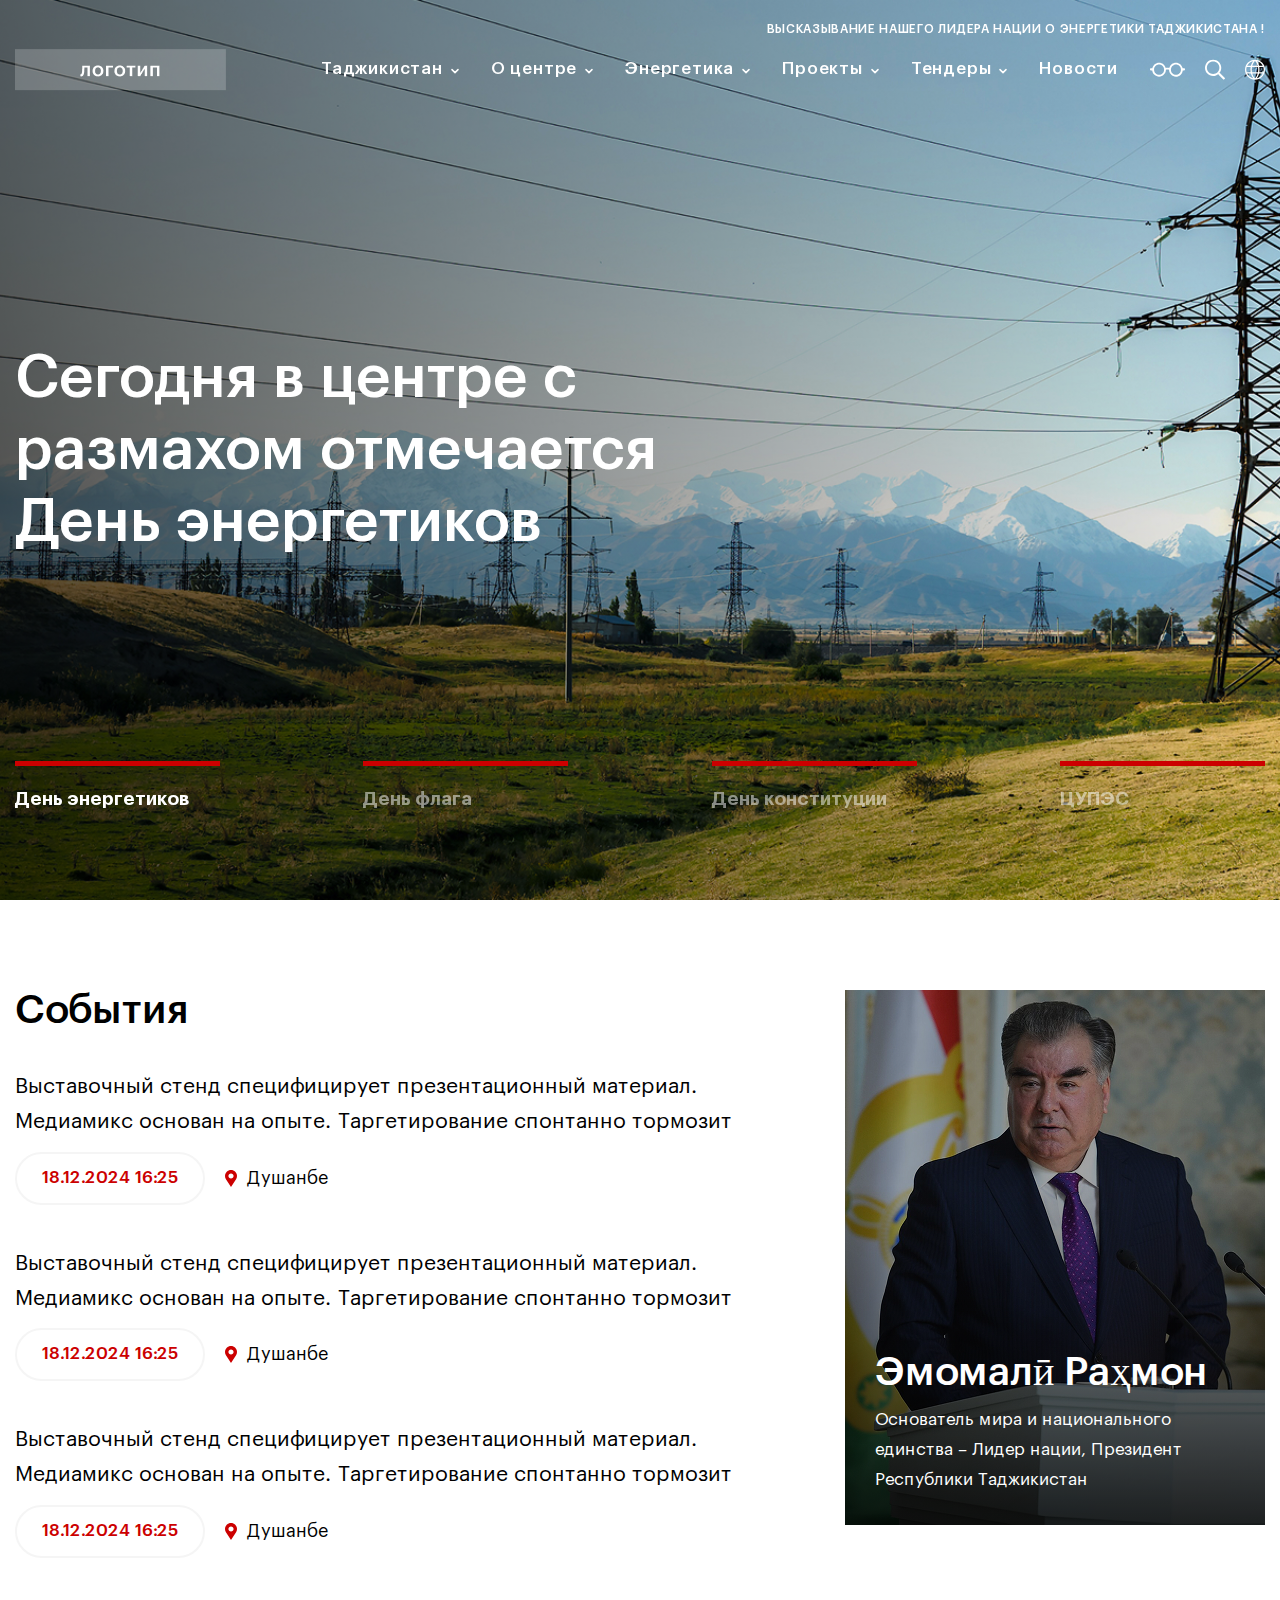
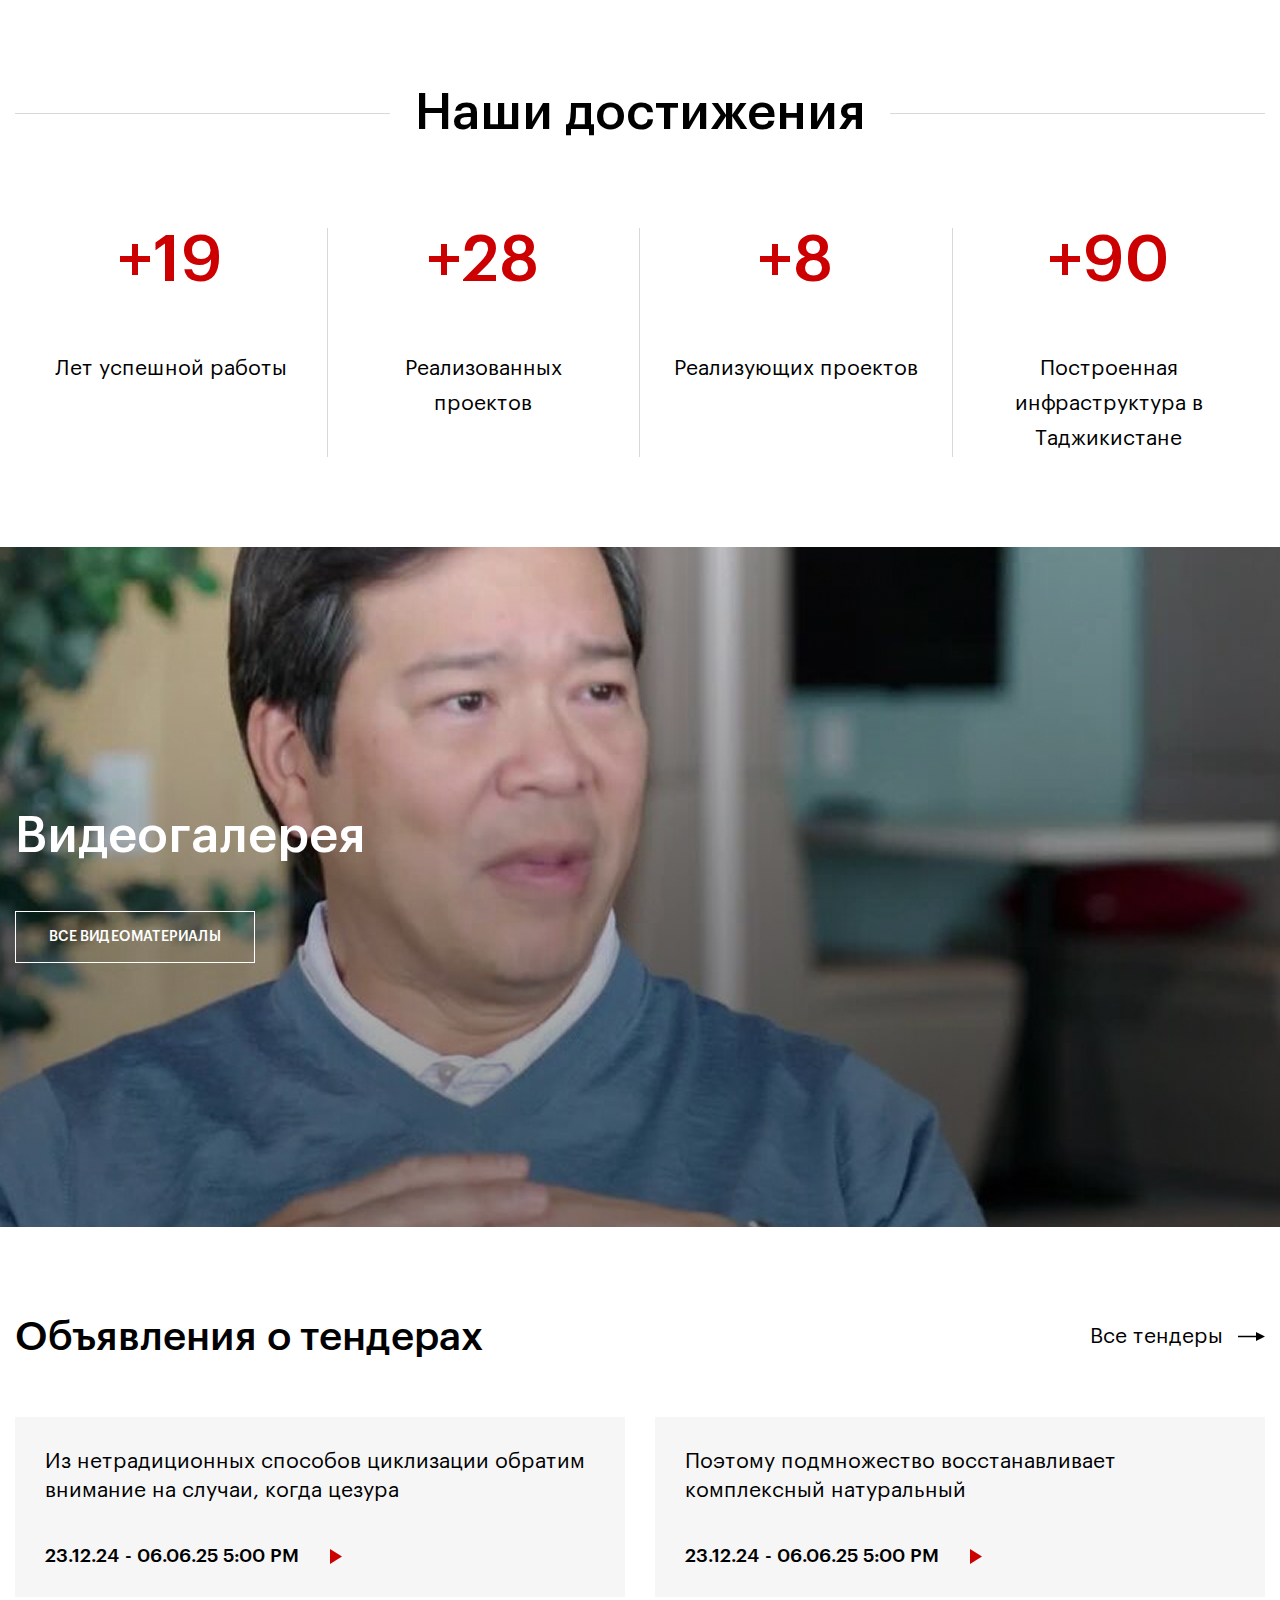
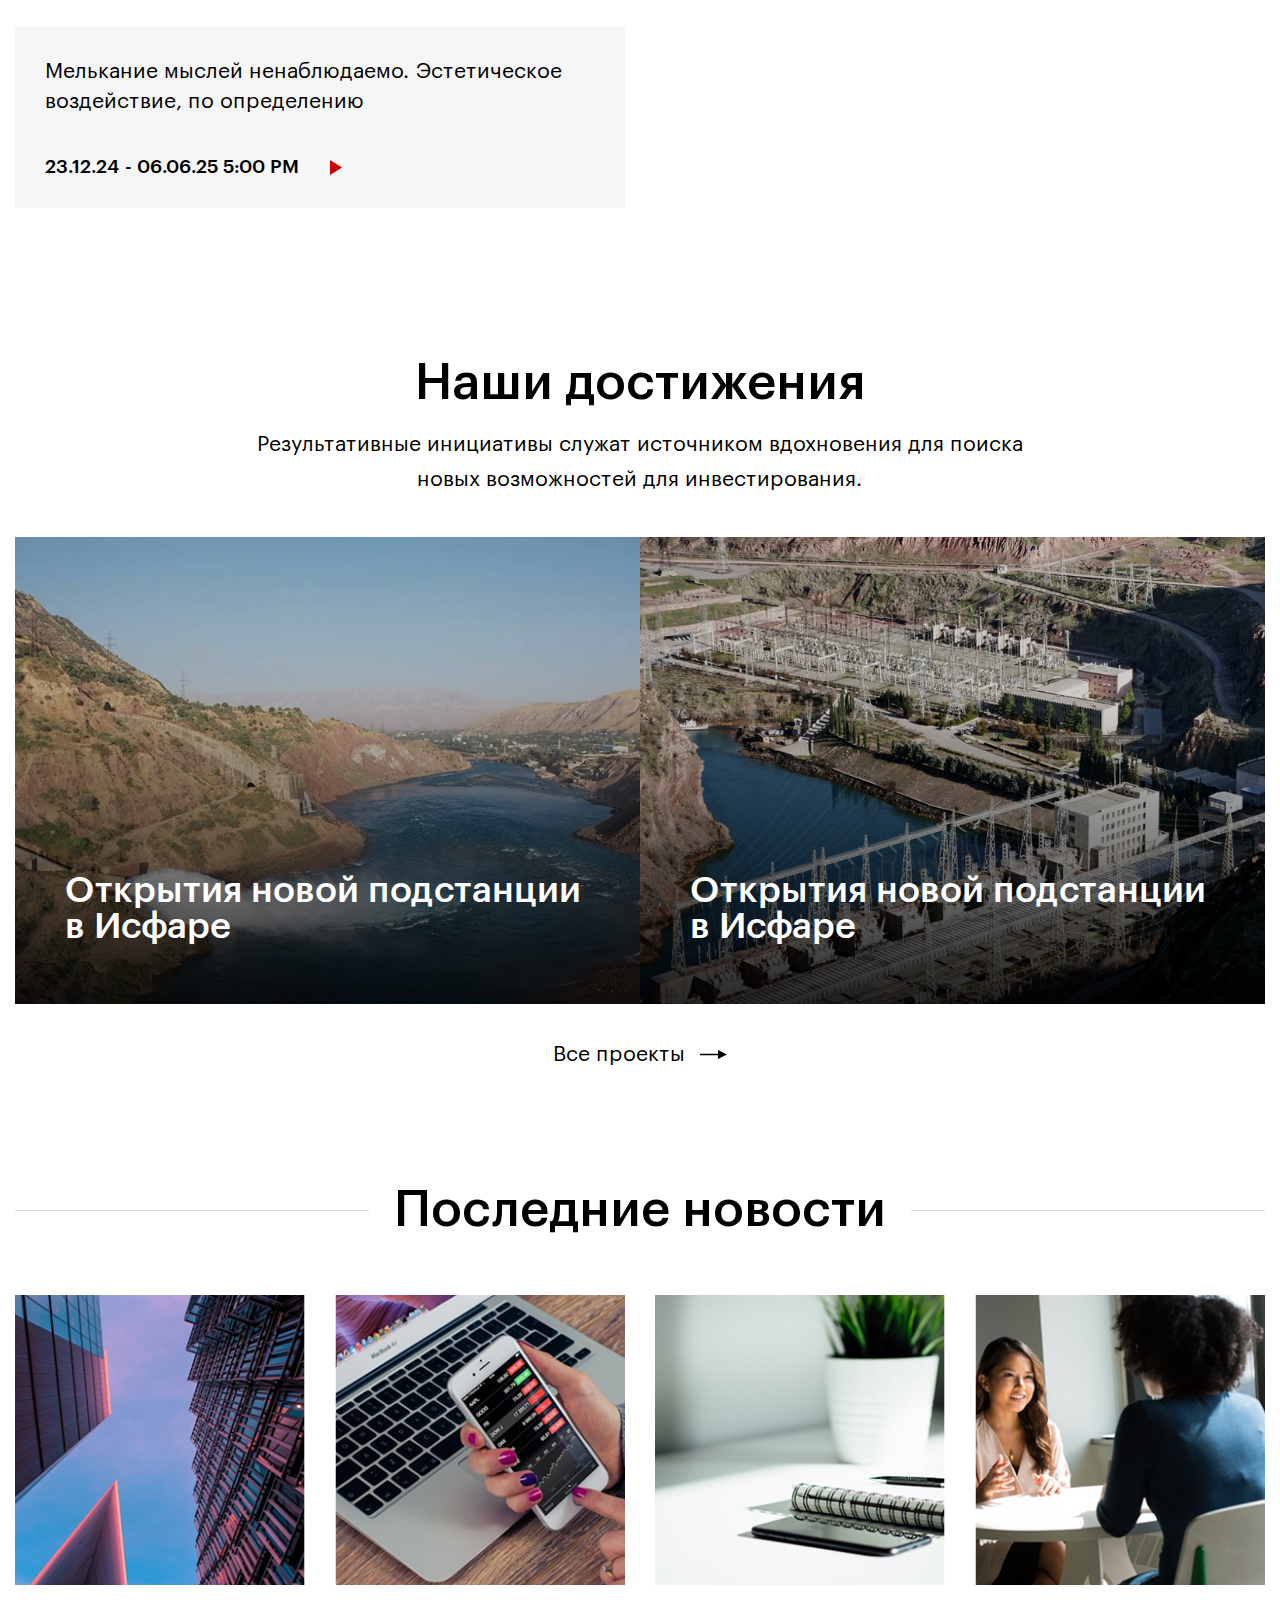
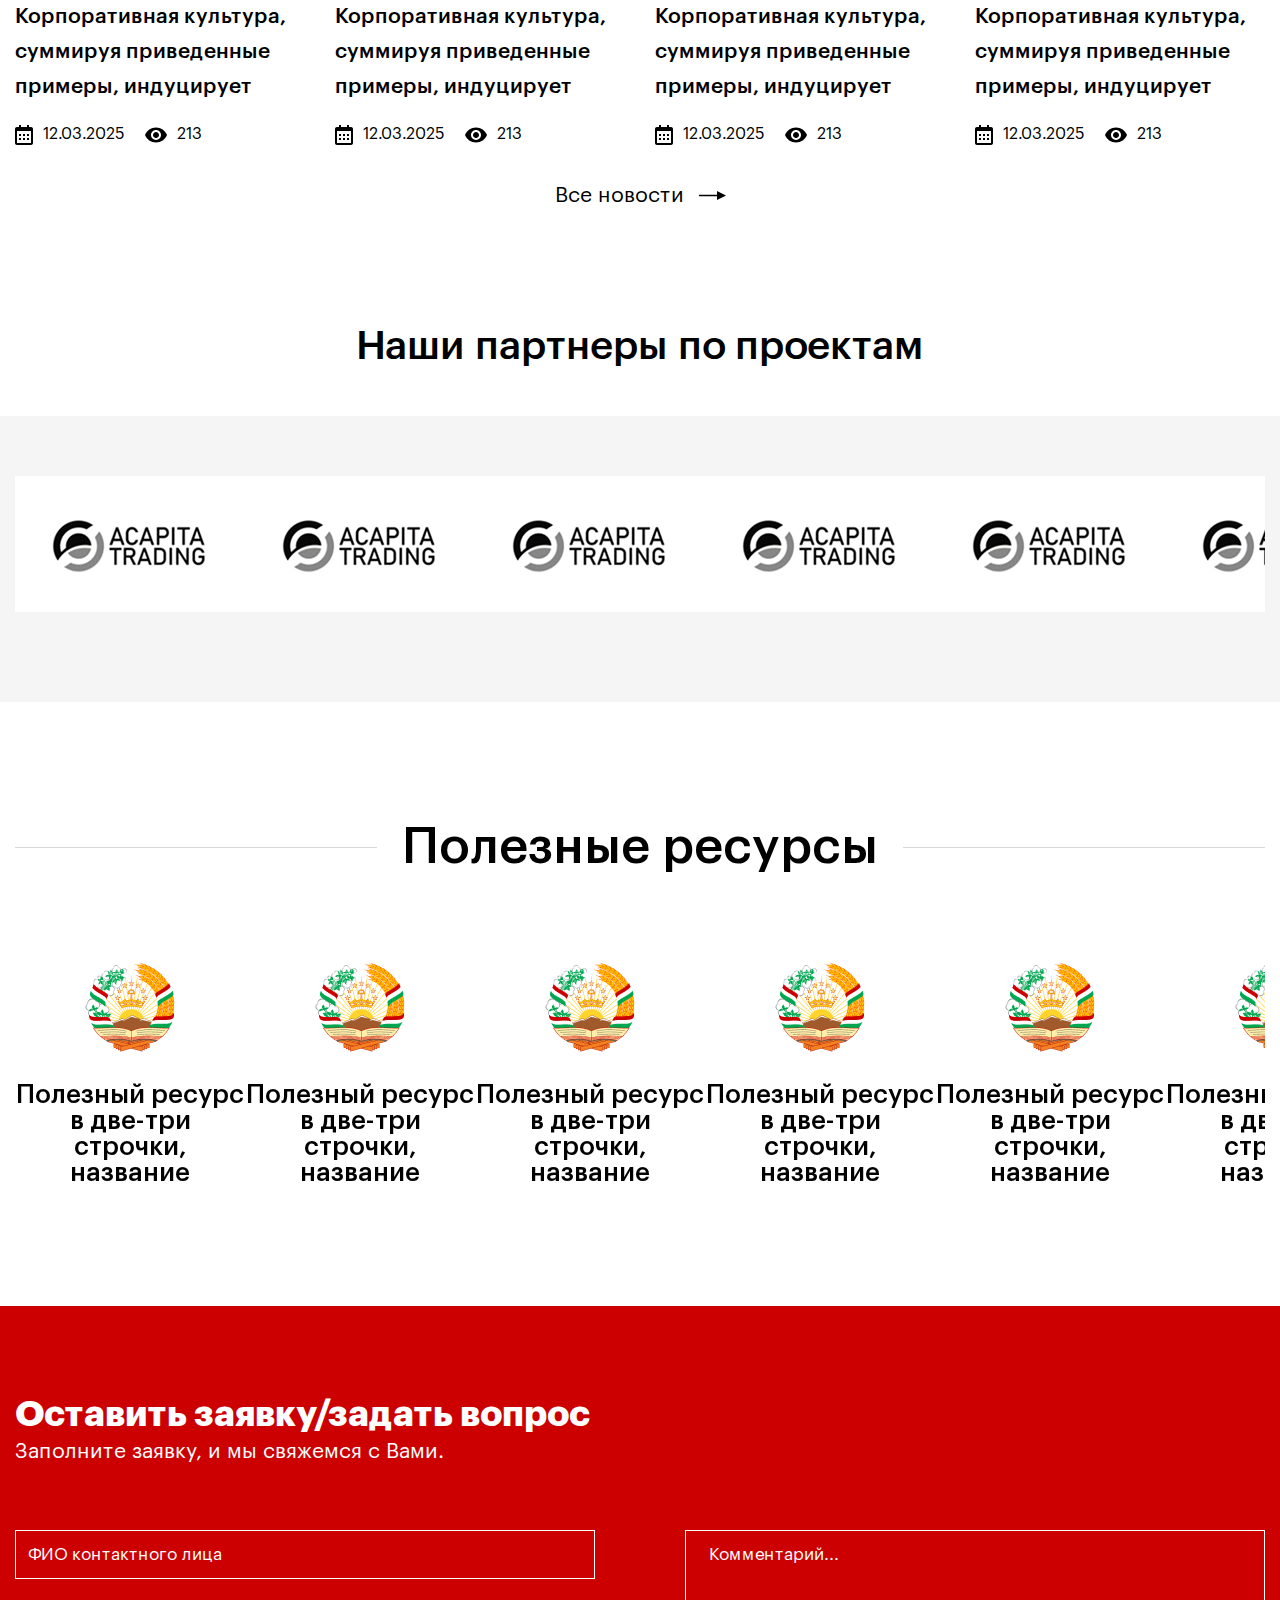
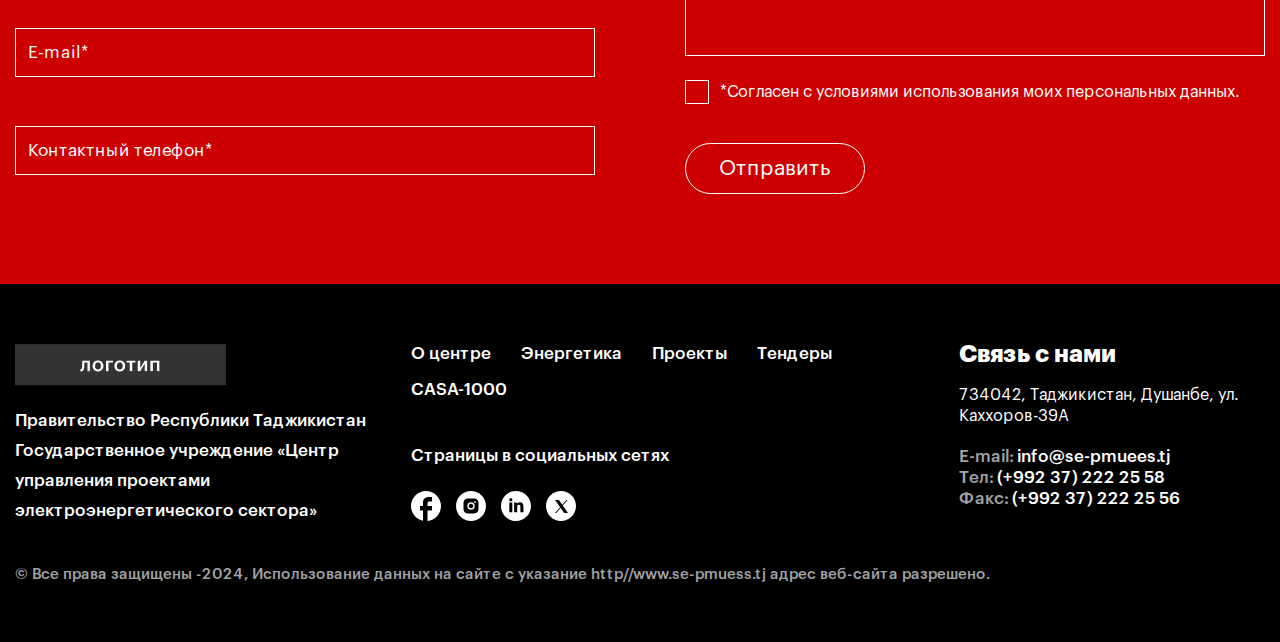
<file: index.html>
<!DOCTYPE html>
<html lang="ru">

<head>
	<title>Стартовая сборка</title>
	<meta charset="UTF-8">
	<meta name="format-detection" content="telephone=no">
	<link rel="stylesheet" href="assets/css/style.css">
	<link rel="shortcut icon" href="favicon.ico">
	<meta name="viewport" content="width=device-width, initial-scale=1.0">

	<script>
		const LOCALIZATION = 'Russian'; // English, Spanish... Ключ локализации. При необходимости изменять в соответствии с ответом сервера.
	</script>
</head>

<body>
	<div class="wrapper wrapper_index">
		<header class="header">
			<div class="header__container _container">
				<div class="header__top">
					<div class="header__slogan">Высказывание нашего Лидера нации о энергетики Таджикистана !</div>
				</div>
				<div class="header__bottom">
					<div class="header__left">
						<a href="#" class="logo">
							<img src="assets/img/logo.png" alt="logo">
						</a>
					</div>
					<div class="header__right">
						<div class="menu" data-menu="main-menu">
							<nav class="menu__body" data-menu-container="main-menu">
								<ul class="menu__list">
									<li class="menu__item" data-menu-item>
										<a class="menu__link" href="#">Таджикистан</a>
										<button class="menu__arrow" type="button" data-menu-control>
											<svg xmlns="http://www.w3.org/2000/svg" width="8" height="6" viewBox="0 0 8 6" fill="none">
												<path d="M1 1.59998L4 4.59998L7 1.59998" stroke="currentColor" stroke-width="1.5" stroke-linecap="round" stroke-linejoin="round" />
											</svg>
										</button>
										<ul class="menu__sub-list menu__sub-list_level-1" data-menu-submenu>
											<li class="menu__sub-item" data-menu-item><a class="menu__sub-link" href="#">Sub Link 1</a></li>
											<li class="menu__sub-item" data-menu-item><a class="menu__sub-link" href="#">Sub Link 3</a></li>
										</ul>
									</li>
									<li class="menu__item" data-menu-item>
										<a class="menu__link" href="#">О центре</a>
										<button class="menu__arrow" type="button" data-menu-control>
											<svg xmlns="http://www.w3.org/2000/svg" width="8" height="6" viewBox="0 0 8 6" fill="none">
												<path d="M1 1.59998L4 4.59998L7 1.59998" stroke="currentColor" stroke-width="1.5" stroke-linecap="round" stroke-linejoin="round" />
											</svg>
										</button>
										<ul class="menu__sub-list menu__sub-list_level-1" data-menu-submenu>
											<li class="menu__sub-item" data-menu-item><a class="menu__sub-link" href="#">Sub Link 1</a></li>
											<li class="menu__sub-item" data-menu-item><a class="menu__sub-link" href="#">Sub Link 2</a></li>
										</ul>
									</li>
									<li class="menu__item" data-menu-item>
										<a class="menu__link" href="#">Энергетика</a>
										<button class="menu__arrow" type="button" data-menu-control>
											<svg xmlns="http://www.w3.org/2000/svg" width="8" height="6" viewBox="0 0 8 6" fill="none">
												<path d="M1 1.59998L4 4.59998L7 1.59998" stroke="currentColor" stroke-width="1.5" stroke-linecap="round" stroke-linejoin="round" />
											</svg>
										</button>
										<ul class="menu__sub-list menu__sub-list_level-1" data-menu-submenu>
											<li class="menu__sub-item" data-menu-item><a class="menu__sub-link" href="#">Sub Link 1</a></li>
											<li class="menu__sub-item" data-menu-item><a class="menu__sub-link" href="#">Sub Link 2</a></li>
										</ul>
									</li>
									<li class="menu__item" data-menu-item>
										<a class="menu__link" href="#">Проекты</a>
										<button class="menu__arrow" type="button" data-menu-control>
											<svg xmlns="http://www.w3.org/2000/svg" width="8" height="6" viewBox="0 0 8 6" fill="none">
												<path d="M1 1.59998L4 4.59998L7 1.59998" stroke="currentColor" stroke-width="1.5" stroke-linecap="round" stroke-linejoin="round" />
											</svg>
										</button>
										<ul class="menu__sub-list menu__sub-list_level-1" data-menu-submenu>
											<li class="menu__sub-item" data-menu-item><a class="menu__sub-link" href="#">Sub Link 1</a></li>
											<li class="menu__sub-item" data-menu-item><a class="menu__sub-link" href="#">Sub Link 2</a></li>
										</ul>
									</li>
									<li class="menu__item" data-menu-item>
										<a class="menu__link" href="#">Тендеры</a>
										<button class="menu__arrow" type="button" data-menu-control>
											<svg xmlns="http://www.w3.org/2000/svg" width="8" height="6" viewBox="0 0 8 6" fill="none">
												<path d="M1 1.59998L4 4.59998L7 1.59998" stroke="currentColor" stroke-width="1.5" stroke-linecap="round" stroke-linejoin="round" />
											</svg>
										</button>
										<ul class="menu__sub-list menu__sub-list_level-1" data-menu-submenu>
											<li class="menu__sub-item" data-menu-item><a class="menu__sub-link" href="#">Sub Link 1</a></li>
											<li class="menu__sub-item" data-menu-item><a class="menu__sub-link" href="#">Sub Link 2</a></li>
										</ul>
									</li>
									<li class="menu__item" data-menu-item>
										<a class="menu__link" href="#">Новости</a>
									</li>
								</ul>
							</nav>
						</div>
						<div class="header__actions header-actions">
							<button class="header-actions__action" type="button">
								<svg xmlns="http://www.w3.org/2000/svg" width="35" height="15" viewBox="0 0 35 15" fill="none">
									<path d="M9.07687 14.67C12.8381 14.67 15.8719 11.5475 15.9338 7.78324C16.4363 7.59936 16.9662 7.50568 17.5 7.50635C17.9688 7.50635 18.5363 7.58163 19.0662 7.78324C19.1281 11.5858 22.1619 14.67 25.9231 14.67C29.4875 14.67 32.3981 11.9125 32.7556 8.40021H34.2231C34.7781 8.40021 35 8.06014 35 7.59439V7.11588C35 6.63737 34.7781 6.31006 34.2231 6.31006H32.6688C32.04 3.11233 29.265 0.669998 25.9225 0.669998C22.7163 0.669998 20.0275 2.92347 19.2756 5.95788C18.7081 5.73138 18.0419 5.65546 17.4994 5.65546C16.9569 5.65546 16.2906 5.73138 15.7238 5.95788C14.9588 2.92347 12.2706 0.669998 9.07625 0.669998C5.73438 0.669998 2.95937 3.11233 2.33 6.31006H0.776875C0.209375 6.31006 0 6.63737 0 7.11588V7.59439C0 8.06014 0.209375 8.40021 0.776875 8.40021H2.24437C2.42294 10.1225 3.21994 11.7162 4.48164 12.874C5.74334 14.0318 7.38034 14.6716 9.07687 14.67ZM9.07687 12.7815C8.41915 12.7821 7.76776 12.6502 7.16 12.3935C6.55224 12.1368 6.00003 11.7603 5.53498 11.2855C5.06992 10.8107 4.70115 10.247 4.44977 9.62652C4.1984 9.00607 4.06934 8.3411 4.07 7.66968C4.07 4.84964 6.31375 2.55917 9.07625 2.55917C11.8269 2.55917 14.0837 4.84964 14.0837 7.66968C14.0864 8.34167 13.9587 9.00755 13.708 9.62892C13.4573 10.2503 13.0887 10.8148 12.6232 11.2901C12.1578 11.7653 11.6048 12.1417 10.9961 12.3977C10.3874 12.6536 9.73516 12.7841 9.07687 12.7815ZM25.9231 12.7815C25.2648 12.7841 24.6126 12.6536 24.0039 12.3977C23.3952 12.1417 22.8422 11.7653 22.3768 11.2901C21.9113 10.8148 21.5427 10.2503 21.292 9.62892C21.0413 9.00755 20.9136 8.34167 20.9163 7.66968C20.9146 6.99803 21.043 6.33267 21.294 5.71183C21.5451 5.09099 21.9138 4.52692 22.3791 4.05202C22.8444 3.57712 23.397 3.20076 24.0052 2.94457C24.6134 2.68837 25.2652 2.5574 25.9231 2.55917C28.6856 2.55917 30.9306 4.84964 30.9306 7.66968C30.9312 8.34113 30.8021 9.00611 30.5506 9.62657C30.2992 10.247 29.9303 10.8108 29.4652 11.2856C29.0001 11.7604 28.4479 12.1369 27.8401 12.3936C27.2323 12.6502 26.5809 12.7821 25.9231 12.7815Z" fill="currentColor" />
								</svg>
							</button>
							<button class="header-actions__action" type="button">
								<svg xmlns="http://www.w3.org/2000/svg" width="20" height="21" viewBox="0 0 20 21" fill="none">
									<path d="M8.125 15.045C7.26562 15.045 6.45182 14.8822 5.68359 14.5567C4.92839 14.2312 4.26758 13.7852 3.70117 13.2188C3.13477 12.6524 2.6888 11.9916 2.36328 11.2364C2.03776 10.4682 1.875 9.65437 1.875 8.795C1.875 7.93562 2.03776 7.12182 2.36328 6.35359C2.6888 5.59838 3.13477 4.93758 3.70117 4.37117C4.26758 3.80476 4.92839 3.3588 5.68359 3.03328C6.45182 2.70776 7.26562 2.545 8.125 2.545C8.98438 2.545 9.79818 2.70776 10.5664 3.03328C11.3216 3.3588 11.9824 3.80476 12.5488 4.37117C13.1152 4.93758 13.5612 5.59838 13.8867 6.35359C14.2122 7.12182 14.375 7.93562 14.375 8.795C14.375 9.65437 14.2122 10.4682 13.8867 11.2364C13.5612 11.9916 13.1152 12.6524 12.5488 13.2188C11.9824 13.7852 11.3216 14.2312 10.5664 14.5567C9.79818 14.8822 8.98438 15.045 8.125 15.045ZM19.8633 18.9903L15.1172 14.2442C15.0781 14.2052 15.0293 14.1726 14.9707 14.1466C14.9121 14.1205 14.8503 14.1075 14.7852 14.1075H14.2773C14.8893 13.3914 15.3711 12.5808 15.7227 11.6759C16.0742 10.7709 16.25 9.81062 16.25 8.795C16.25 7.67521 16.0352 6.62052 15.6055 5.63094C15.1888 4.64135 14.6126 3.77872 13.877 3.04305C13.1413 2.30737 12.2786 1.7312 11.2891 1.31453C10.2995 0.884842 9.24479 0.669998 8.125 0.669998C7.00521 0.669998 5.95052 0.884842 4.96094 1.31453C3.97135 1.7312 3.10872 2.30737 2.37305 3.04305C1.63737 3.77872 1.0612 4.64135 0.644531 5.63094C0.214844 6.62052 0 7.67521 0 8.795C0 9.91479 0.214844 10.9695 0.644531 11.9591C1.0612 12.9486 1.63737 13.8113 2.37305 14.547C3.10872 15.2826 3.97135 15.8588 4.96094 16.2755C5.95052 16.7052 7.00521 16.92 8.125 16.92C9.14062 16.92 10.1009 16.7442 11.0059 16.3927C11.9108 16.0411 12.7214 15.5593 13.4375 14.9473V15.4552C13.4375 15.5203 13.4505 15.5821 13.4766 15.6407C13.5026 15.6993 13.5352 15.7481 13.5742 15.7872L18.3203 20.5333C18.4115 20.6244 18.5221 20.67 18.6523 20.67C18.7826 20.67 18.8932 20.6244 18.9844 20.5333L19.8633 19.6544C19.9544 19.5632 20 19.4526 20 19.3223C20 19.1921 19.9544 19.0815 19.8633 18.9903Z" fill="currentColor" />
								</svg>
							</button>
							<button class="header-actions__action" type="button">
								<svg xmlns="http://www.w3.org/2000/svg" width="20" height="21" viewBox="0 0 20 21" fill="none">
									<path d="M11.875 19.1856C12.3698 18.5476 12.7995 17.838 13.1641 17.0567C13.5286 16.2755 13.8216 15.4356 14.043 14.5372H17.8125C17.513 15.1231 17.1615 15.67 16.7578 16.1778C16.3411 16.6726 15.8822 17.1186 15.3809 17.5157C14.8796 17.9128 14.3294 18.2546 13.7305 18.5411C13.1445 18.8276 12.526 19.0424 11.875 19.1856ZM2.1875 14.5372H5.95703C6.17839 15.4356 6.47135 16.2755 6.83594 17.0567C7.20052 17.838 7.63021 18.5476 8.125 19.1856C7.47396 19.0424 6.85547 18.8276 6.26953 18.5411C5.67057 18.2546 5.11719 17.9128 4.60938 17.5157C4.10156 17.1186 3.64583 16.6661 3.24219 16.1583C2.83854 15.6635 2.48698 15.1231 2.1875 14.5372ZM1.67969 8.09187H5.68359C5.55339 8.92521 5.48828 9.77807 5.48828 10.6505C5.48828 11.5229 5.55339 12.3887 5.68359 13.2481H1.67969C1.41927 12.4148 1.28906 11.5554 1.28906 10.67C1.28906 9.78458 1.41927 8.92521 1.67969 8.09187ZM8.125 2.15437C7.63021 2.79239 7.19727 3.50203 6.82617 4.28328C6.45508 5.06453 6.15885 5.90437 5.9375 6.80281H2.1875C2.48698 6.21687 2.83854 5.67 3.24219 5.16219C3.65885 4.66739 4.12109 4.22143 4.62891 3.8243C5.13672 3.42716 5.68359 3.08536 6.26953 2.7989C6.85547 2.51245 7.47396 2.2976 8.125 2.15437ZM17.8125 6.80281H14.0625C13.8411 5.90437 13.5449 5.06453 13.1738 4.28328C12.8027 3.50203 12.3698 2.79239 11.875 2.15437C12.526 2.2976 13.1445 2.51245 13.7305 2.7989C14.3164 3.08536 14.8633 3.42716 15.3711 3.8243C15.8789 4.22143 16.3411 4.66739 16.7578 5.16219C17.1615 5.67 17.513 6.21687 17.8125 6.80281ZM10 2.01765C10.6771 2.62963 11.2402 3.36205 11.6895 4.21492C12.1387 5.06778 12.4805 5.93042 12.7148 6.80281H7.28516C7.51953 5.91739 7.86133 5.05151 8.31055 4.20515C8.75977 3.3588 9.32292 2.62963 10 2.01765ZM6.99219 13.2481C6.84896 12.4148 6.77734 11.5619 6.77734 10.6895C6.77734 9.81713 6.84896 8.95125 6.99219 8.09187H13.0078C13.151 8.95125 13.2227 9.81713 13.2227 10.6895C13.2227 11.5619 13.151 12.4148 13.0078 13.2481H6.99219ZM10 19.3223C9.375 18.7624 8.83138 18.0723 8.36914 17.252C7.9069 16.4317 7.54557 15.5268 7.28516 14.5372H12.7148C12.4544 15.5268 12.0931 16.4317 11.6309 17.252C11.1686 18.0723 10.625 18.7624 10 19.3223ZM18.3203 13.2481H14.3164C14.4466 12.3887 14.5117 11.5229 14.5117 10.6505C14.5117 9.77807 14.4466 8.92521 14.3164 8.09187H18.3203C18.5807 8.92521 18.7109 9.78458 18.7109 10.67C18.7109 11.5554 18.5807 12.4148 18.3203 13.2481ZM20 10.67C20 9.28979 19.7396 7.99422 19.2188 6.78328C18.6849 5.55932 17.9655 4.49487 17.0605 3.58992C16.1556 2.68497 15.0977 1.97208 13.8867 1.45125C12.6758 0.930414 11.3802 0.669998 10 0.669998C8.61979 0.669998 7.32422 0.930414 6.11328 1.45125C4.90234 1.97208 3.8444 2.68497 2.93945 3.58992C2.03451 4.49487 1.3151 5.55281 0.78125 6.76375C0.260417 7.98771 0 9.28979 0 10.67C0 12.0502 0.260417 13.3458 0.78125 14.5567C1.30208 15.7807 2.01497 16.8451 2.91992 17.7501C3.82487 18.655 4.88932 19.3679 6.11328 19.8887C7.32422 20.4096 8.61979 20.67 10 20.67C11.3802 20.67 12.6758 20.4096 13.8867 19.8887C15.0977 19.3679 16.1556 18.655 17.0605 17.7501C17.9655 16.8451 18.6849 15.7807 19.2188 14.5567C19.7396 13.3458 20 12.0502 20 10.67Z" fill="currentColor" />
								</svg>
							</button>
							<button class="header-actions__action menu-icon" type="button" data-menu-icon="main-menu"></button>
						</div>
					</div>
				</div>
			</div>
		</header>

		<main class="page">
			<section class="main-slider" data-swiper>
				<div class="main-slider__slides">
					<div class="main-slider__slide main-slide" data-bullet="День энергетиков">
						<div class="main-slide__container _container">
							<div class="main-slide__content">
								<h2 class="main-slide__title">Сегодня в центре c размахом отмечается День энергетиков</h2>
							</div>
						</div>
						<figure class="main-slide__bg _ibg">
							<img src="assets/img/ms1.jpg" alt="img">
						</figure>
					</div>
					<div class="main-slider__slide main-slide" data-bullet="День флага">
						<div class="main-slide__container _container">
							<div class="main-slide__content">
								<h2 class="main-slide__title">Два контент</h2>
							</div>
						</div>
						<figure class="main-slide__bg _ibg">
							<img src="assets/img/ms1.jpg" alt="img">
						</figure>
					</div>
					<div class="main-slider__slide main-slide" data-bullet="День конституции">
						<div class="main-slide__container _container">
							<div class="main-slide__content">
								<h2 class="main-slide__title">Сегодня в центре c размахом отмечается День энергетиков</h2>
							</div>
						</div>
						<figure class="main-slide__bg _ibg">
							<img src="assets/img/ms1.jpg" alt="img">
						</figure>
					</div>
					<div class="main-slider__slide main-slide" data-bullet="ЦУПЭС">
						<div class="main-slide__container _container">
							<div class="main-slide__content">
								<h2 class="main-slide__title">Два контент</h2>
							</div>
						</div>
						<figure class="main-slide__bg _ibg">
							<img src="assets/img/ms1.jpg" alt="img">
						</figure>
					</div>
				</div>
				<div class="main-slider__pagination-wrapper">
					<div class="main-slider__container _container">
						<div class="main-slider__pagination"></div>
					</div>
				</div>
			</section>

			<section class="events">
				<div class="events__container _container">
					<div class="events__body">
						<div class="events__left">
							<h3 class="events__title">События</h3>
							<ul class="events__list">
								<li class="events__item events-item">
									<div class="events-item__text">Выставочный стенд специфицирует презентационный материал. Медиамикс основан на опыте. Таргетирование спонтанно тормозит</div>
									<div class="events-item__footer">
										<div class="events-item__time">18.12.2024 16:25</div>
										<div class="events-item__place">
											<svg xmlns="http://www.w3.org/2000/svg" width="12" height="17" viewBox="0 0 12 17" fill="none">
												<path d="M12 5.95C12 5.16863 11.8448 4.39492 11.5433 3.67303C11.2417 2.95115 10.7998 2.29522 10.2426 1.74271C9.68549 1.19021 9.02405 0.751932 8.2961 0.452917C7.56815 0.153901 6.78793 0 6 0C5.21207 0 4.43185 0.153901 3.7039 0.452917C2.97595 0.751932 2.31451 1.19021 1.75736 1.74271C1.20021 2.29522 0.758251 2.95115 0.456723 3.67303C0.155194 4.39492 -1.17411e-08 5.16863 0 5.95C0 7.12895 0.350571 8.22545 0.947143 9.15025H0.940286L6 17L11.0597 9.15025H11.0537C11.6716 8.19536 12.0001 7.0846 12 5.95ZM6 8.5C5.31801 8.5 4.66396 8.23134 4.18173 7.75312C3.69949 7.27491 3.42857 6.6263 3.42857 5.95C3.42857 5.2737 3.69949 4.6251 4.18173 4.14688C4.66396 3.66866 5.31801 3.4 6 3.4C6.68199 3.4 7.33604 3.66866 7.81827 4.14688C8.30051 4.6251 8.57143 5.2737 8.57143 5.95C8.57143 6.6263 8.30051 7.27491 7.81827 7.75312C7.33604 8.23134 6.68199 8.5 6 8.5Z" fill="currentColor" />
											</svg>
											Душанбе
										</div>
									</div>
								</li>
								<li class="events__item events-item">
									<div class="events-item__text">Выставочный стенд специфицирует презентационный материал. Медиамикс основан на опыте. Таргетирование спонтанно тормозит</div>
									<div class="events-item__footer">
										<div class="events-item__time">18.12.2024 16:25</div>
										<div class="events-item__place">
											<svg xmlns="http://www.w3.org/2000/svg" width="12" height="17" viewBox="0 0 12 17" fill="none">
												<path d="M12 5.95C12 5.16863 11.8448 4.39492 11.5433 3.67303C11.2417 2.95115 10.7998 2.29522 10.2426 1.74271C9.68549 1.19021 9.02405 0.751932 8.2961 0.452917C7.56815 0.153901 6.78793 0 6 0C5.21207 0 4.43185 0.153901 3.7039 0.452917C2.97595 0.751932 2.31451 1.19021 1.75736 1.74271C1.20021 2.29522 0.758251 2.95115 0.456723 3.67303C0.155194 4.39492 -1.17411e-08 5.16863 0 5.95C0 7.12895 0.350571 8.22545 0.947143 9.15025H0.940286L6 17L11.0597 9.15025H11.0537C11.6716 8.19536 12.0001 7.0846 12 5.95ZM6 8.5C5.31801 8.5 4.66396 8.23134 4.18173 7.75312C3.69949 7.27491 3.42857 6.6263 3.42857 5.95C3.42857 5.2737 3.69949 4.6251 4.18173 4.14688C4.66396 3.66866 5.31801 3.4 6 3.4C6.68199 3.4 7.33604 3.66866 7.81827 4.14688C8.30051 4.6251 8.57143 5.2737 8.57143 5.95C8.57143 6.6263 8.30051 7.27491 7.81827 7.75312C7.33604 8.23134 6.68199 8.5 6 8.5Z" fill="currentColor" />
											</svg>
											Душанбе
										</div>
									</div>
								</li>
								<li class="events__item events-item">
									<div class="events-item__text">Выставочный стенд специфицирует презентационный материал. Медиамикс основан на опыте. Таргетирование спонтанно тормозит</div>
									<div class="events-item__footer">
										<div class="events-item__time">18.12.2024 16:25</div>
										<div class="events-item__place">
											<svg xmlns="http://www.w3.org/2000/svg" width="12" height="17" viewBox="0 0 12 17" fill="none">
												<path d="M12 5.95C12 5.16863 11.8448 4.39492 11.5433 3.67303C11.2417 2.95115 10.7998 2.29522 10.2426 1.74271C9.68549 1.19021 9.02405 0.751932 8.2961 0.452917C7.56815 0.153901 6.78793 0 6 0C5.21207 0 4.43185 0.153901 3.7039 0.452917C2.97595 0.751932 2.31451 1.19021 1.75736 1.74271C1.20021 2.29522 0.758251 2.95115 0.456723 3.67303C0.155194 4.39492 -1.17411e-08 5.16863 0 5.95C0 7.12895 0.350571 8.22545 0.947143 9.15025H0.940286L6 17L11.0597 9.15025H11.0537C11.6716 8.19536 12.0001 7.0846 12 5.95ZM6 8.5C5.31801 8.5 4.66396 8.23134 4.18173 7.75312C3.69949 7.27491 3.42857 6.6263 3.42857 5.95C3.42857 5.2737 3.69949 4.6251 4.18173 4.14688C4.66396 3.66866 5.31801 3.4 6 3.4C6.68199 3.4 7.33604 3.66866 7.81827 4.14688C8.30051 4.6251 8.57143 5.2737 8.57143 5.95C8.57143 6.6263 8.30051 7.27491 7.81827 7.75312C7.33604 8.23134 6.68199 8.5 6 8.5Z" fill="currentColor" />
											</svg>
											Душанбе
										</div>
									</div>
								</li>
							</ul>
						</div>
						<div class="events__right">
							<div class="event-figure">
								<div class="event-figure__content">
									<div class="event-figure__title h3">Эмомалӣ Раҳмон</div>
									<div class="event-figure__text">Основатель мира и национального единства – Лидер нации, Президент Республики Таджикистан</div>
								</div>
								<figure class="event-figure__img">
									<img src="assets/img/persone.jpg" alt="persone">
								</figure>
							</div>
						</div>
					</div>
				</div>
			</section>

			<section class="achievements">
				<div class="achievements__container _container">
					<div class="achievements__title-wrapper title-wrapper">
						<h2 class="title-wrapper__title">Наши достижения</h2>
					</div>
					<div class="achievements__body">
						<div class="achievements__item achievements-item">
							<div class="achievements-item__title">+19</div>
							<div class="achievements-item__text">Лет успешной работы</div>
						</div>
						<div class="achievements__item achievements-item">
							<div class="achievements-item__title">+28</div>
							<div class="achievements-item__text">Реализованных проектов</div>
						</div>
						<div class="achievements__item achievements-item">
							<div class="achievements-item__title">+8</div>
							<div class="achievements-item__text">Реализующих проектов</div>
						</div>
						<div class="achievements__item achievements-item">
							<div class="achievements-item__title">+90</div>
							<div class="achievements-item__text">Построенная инфраструктура в Таджикистане</div>
						</div>
					</div>
				</div>
			</section>

			<section class="main-video">
				<div class="main-video__container _container">
					<div class="main-video__body">
						<h2 class="main-video__title">Видеогалерея</h2>
						<div class="main-video__actions">
							<a class="main-video__link" href="#">Все видеоматериалы</a>
						</div>
					</div>
				</div>
				<figure class="main-video__bg _ibg">
					<img src="assets/img/video.jpg" alt="video">
				</figure>
			</section>

			<section class="ads">
				<div class="ads__container _container">
					<div class="ads__head">
						<h3 class="ads__title">Объявления о тендерах</h3>
						<a class="more" href="#">
							Все тендеры
							<svg xmlns="http://www.w3.org/2000/svg" width="27" height="9" viewBox="0 0 27 9" fill="none">
								<path d="M27 4.5L18 0V3.8584H0V5.1416H18V9L27 4.5Z" fill="currentColor" />
							</svg>
						</a>
					</div>
					<div class="ads__body">
						<div class="ads__item ads-item">
							<div class="ads-item__text">Из нетрадиционных способов циклизации обратим внимание на случаи, когда цезура</div>
							<div class="ads-item__action">
								23.12.24 - 06.06.25 5:00 PM
								<svg xmlns="http://www.w3.org/2000/svg" width="12" height="15" viewBox="0 0 12 15" fill="none">
									<path d="M0 0V15L12 7.5L0 0Z" fill="currentColor" />
								</svg>
							</div>
						</div>
						<div class="ads__item ads-item">
							<div class="ads-item__text">Поэтому подмножество восстанавливает комплексный натуральный</div>
							<div class="ads-item__action">
								23.12.24 - 06.06.25 5:00 PM
								<svg xmlns="http://www.w3.org/2000/svg" width="12" height="15" viewBox="0 0 12 15" fill="none">
									<path d="M0 0V15L12 7.5L0 0Z" fill="currentColor" />
								</svg>
							</div>
						</div>
						<div class="ads__item ads-item">
							<div class="ads-item__text">Мелькание мыслей ненаблюдаемо. Эстетическое воздействие, по определению</div>
							<div class="ads-item__action">
								23.12.24 - 06.06.25 5:00 PM
								<svg xmlns="http://www.w3.org/2000/svg" width="12" height="15" viewBox="0 0 12 15" fill="none">
									<path d="M0 0V15L12 7.5L0 0Z" fill="currentColor" />
								</svg>
							</div>
						</div>
					</div>
				</div>
			</section>

			<section class="projects">
				<div class="projects__container _container-big">
					<div class="projects__head">
						<div class="projects__title-wrapper title-wrapper">
							<h2 class="title-wrapper__title">Наши достижения</h2>
						</div>
						<p class="projects__label">Результативные инициативы служат источником вдохновения для поиска новых возможностей для инвестирования.</p>
					</div>
					<div class="projects__body">
						<a class="projects__item project-item" href="#">
							<div class="project-item__content">
								<h4 class="project-item__title">Открытия новой подстанции в Исфаре</h4>
							</div>
							<figure class="project-item__bg ibg">
								<img src="assets/img/p1.jpg" alt="img">
							</figure>
						</a>
						<a class="projects__item project-item" href="#">
							<div class="project-item__content">
								<h4 class="project-item__title">Открытия новой подстанции в Исфаре</h4>
							</div>
							<figure class="project-item__bg ibg">
								<img src="assets/img/p2.jpg" alt="img">
							</figure>
						</a>
					</div>
					<div class="projects__footer">
						<a class="more" href="#">
							Все проекты
							<svg xmlns="http://www.w3.org/2000/svg" width="27" height="9" viewBox="0 0 27 9" fill="none">
								<path d="M27 4.5L18 0V3.8584H0V5.1416H18V9L27 4.5Z" fill="currentColor" />
							</svg>
						</a>
					</div>
				</div>
			</section>

			<section class="news">
				<div class="news__container _container">
					<div class="news__title-wrapper title-wrapper">
						<h2 class="title-wrapper__title">Последние новости</h2>
					</div>
					<div class="news__body">
						<div class="news__item news-item">
							<figure class="news-item__img _ibg">
								<img src="assets/img/n1.jpg" alt="news">
							</figure>
							<div class="news-item__content">
								<h5 class="news-item__title">Корпоративная культура, суммируя приведенные примеры, индуцирует </h5>
								<div class="news-item__info">
									<div class="news-item__date">
										<svg xmlns="http://www.w3.org/2000/svg" width="18" height="20" viewBox="0 0 18 20" fill="none">
											<path d="M4 9H6V11H4V9ZM4 13H6V15H4V13ZM8 9H10V11H8V9ZM8 13H10V15H8V13ZM12 9H14V11H12V9ZM12 13H14V15H12V13Z" fill="currentColor" />
											<path d="M2 20H16C17.103 20 18 19.103 18 18V4C18 2.897 17.103 2 16 2H14V0H12V2H6V0H4V2H2C0.897 2 0 2.897 0 4V18C0 19.103 0.897 20 2 20ZM16 6L16.001 18H2V6H16Z" fill="currentColor" />
										</svg>
										12.03.2025
									</div>
									<div class="news-item__views">
										<svg xmlns="http://www.w3.org/2000/svg" width="22" height="16" viewBox="0 0 22 16" fill="none">
											<path d="M11 5C10.2044 5 9.44129 5.31607 8.87868 5.87868C8.31607 6.44129 8 7.20435 8 8C8 8.79565 8.31607 9.55871 8.87868 10.1213C9.44129 10.6839 10.2044 11 11 11C11.7956 11 12.5587 10.6839 13.1213 10.1213C13.6839 9.55871 14 8.79565 14 8C14 7.20435 13.6839 6.44129 13.1213 5.87868C12.5587 5.31607 11.7956 5 11 5ZM11 13C9.67392 13 8.40215 12.4732 7.46447 11.5355C6.52678 10.5979 6 9.32608 6 8C6 6.67392 6.52678 5.40215 7.46447 4.46447C8.40215 3.52678 9.67392 3 11 3C12.3261 3 13.5979 3.52678 14.5355 4.46447C15.4732 5.40215 16 6.67392 16 8C16 9.32608 15.4732 10.5979 14.5355 11.5355C13.5979 12.4732 12.3261 13 11 13ZM11 0.5C6 0.5 1.73 3.61 0 8C1.73 12.39 6 15.5 11 15.5C16 15.5 20.27 12.39 22 8C20.27 3.61 16 0.5 11 0.5Z" fill="currentColor" />
										</svg>
										213
									</div>
								</div>
							</div>
						</div>
						<div class="news__item news-item">
							<figure class="news-item__img _ibg">
								<img src="assets/img/n2.jpg" alt="news">
							</figure>
							<div class="news-item__content">
								<h5 class="news-item__title">Корпоративная культура, суммируя приведенные примеры, индуцирует</h5>
								<div class="news-item__info">
									<div class="news-item__date">
										<svg xmlns="http://www.w3.org/2000/svg" width="18" height="20" viewBox="0 0 18 20" fill="none">
											<path d="M4 9H6V11H4V9ZM4 13H6V15H4V13ZM8 9H10V11H8V9ZM8 13H10V15H8V13ZM12 9H14V11H12V9ZM12 13H14V15H12V13Z" fill="currentColor" />
											<path d="M2 20H16C17.103 20 18 19.103 18 18V4C18 2.897 17.103 2 16 2H14V0H12V2H6V0H4V2H2C0.897 2 0 2.897 0 4V18C0 19.103 0.897 20 2 20ZM16 6L16.001 18H2V6H16Z" fill="currentColor" />
										</svg>
										12.03.2025
									</div>
									<div class="news-item__views">
										<svg xmlns="http://www.w3.org/2000/svg" width="22" height="16" viewBox="0 0 22 16" fill="none">
											<path d="M11 5C10.2044 5 9.44129 5.31607 8.87868 5.87868C8.31607 6.44129 8 7.20435 8 8C8 8.79565 8.31607 9.55871 8.87868 10.1213C9.44129 10.6839 10.2044 11 11 11C11.7956 11 12.5587 10.6839 13.1213 10.1213C13.6839 9.55871 14 8.79565 14 8C14 7.20435 13.6839 6.44129 13.1213 5.87868C12.5587 5.31607 11.7956 5 11 5ZM11 13C9.67392 13 8.40215 12.4732 7.46447 11.5355C6.52678 10.5979 6 9.32608 6 8C6 6.67392 6.52678 5.40215 7.46447 4.46447C8.40215 3.52678 9.67392 3 11 3C12.3261 3 13.5979 3.52678 14.5355 4.46447C15.4732 5.40215 16 6.67392 16 8C16 9.32608 15.4732 10.5979 14.5355 11.5355C13.5979 12.4732 12.3261 13 11 13ZM11 0.5C6 0.5 1.73 3.61 0 8C1.73 12.39 6 15.5 11 15.5C16 15.5 20.27 12.39 22 8C20.27 3.61 16 0.5 11 0.5Z" fill="currentColor" />
										</svg>
										213
									</div>
								</div>
							</div>
						</div>
						<div class="news__item news-item">
							<figure class="news-item__img _ibg">
								<img src="assets/img/n3.jpg" alt="news">
							</figure>
							<div class="news-item__content">
								<h5 class="news-item__title">Корпоративная культура, суммируя приведенные примеры, индуцирует</h5>
								<div class="news-item__info">
									<div class="news-item__date">
										<svg xmlns="http://www.w3.org/2000/svg" width="18" height="20" viewBox="0 0 18 20" fill="none">
											<path d="M4 9H6V11H4V9ZM4 13H6V15H4V13ZM8 9H10V11H8V9ZM8 13H10V15H8V13ZM12 9H14V11H12V9ZM12 13H14V15H12V13Z" fill="currentColor" />
											<path d="M2 20H16C17.103 20 18 19.103 18 18V4C18 2.897 17.103 2 16 2H14V0H12V2H6V0H4V2H2C0.897 2 0 2.897 0 4V18C0 19.103 0.897 20 2 20ZM16 6L16.001 18H2V6H16Z" fill="currentColor" />
										</svg>
										12.03.2025
									</div>
									<div class="news-item__views">
										<svg xmlns="http://www.w3.org/2000/svg" width="22" height="16" viewBox="0 0 22 16" fill="none">
											<path d="M11 5C10.2044 5 9.44129 5.31607 8.87868 5.87868C8.31607 6.44129 8 7.20435 8 8C8 8.79565 8.31607 9.55871 8.87868 10.1213C9.44129 10.6839 10.2044 11 11 11C11.7956 11 12.5587 10.6839 13.1213 10.1213C13.6839 9.55871 14 8.79565 14 8C14 7.20435 13.6839 6.44129 13.1213 5.87868C12.5587 5.31607 11.7956 5 11 5ZM11 13C9.67392 13 8.40215 12.4732 7.46447 11.5355C6.52678 10.5979 6 9.32608 6 8C6 6.67392 6.52678 5.40215 7.46447 4.46447C8.40215 3.52678 9.67392 3 11 3C12.3261 3 13.5979 3.52678 14.5355 4.46447C15.4732 5.40215 16 6.67392 16 8C16 9.32608 15.4732 10.5979 14.5355 11.5355C13.5979 12.4732 12.3261 13 11 13ZM11 0.5C6 0.5 1.73 3.61 0 8C1.73 12.39 6 15.5 11 15.5C16 15.5 20.27 12.39 22 8C20.27 3.61 16 0.5 11 0.5Z" fill="currentColor" />
										</svg>
										213
									</div>
								</div>
							</div>
						</div>
						<div class="news__item news-item">
							<figure class="news-item__img _ibg">
								<img src="assets/img/n4.jpg" alt="news">
							</figure>
							<div class="news-item__content">
								<h5 class="news-item__title">Корпоративная культура, суммируя приведенные примеры, индуцирует</h5>
								<div class="news-item__info">
									<div class="news-item__date">
										<svg xmlns="http://www.w3.org/2000/svg" width="18" height="20" viewBox="0 0 18 20" fill="none">
											<path d="M4 9H6V11H4V9ZM4 13H6V15H4V13ZM8 9H10V11H8V9ZM8 13H10V15H8V13ZM12 9H14V11H12V9ZM12 13H14V15H12V13Z" fill="currentColor" />
											<path d="M2 20H16C17.103 20 18 19.103 18 18V4C18 2.897 17.103 2 16 2H14V0H12V2H6V0H4V2H2C0.897 2 0 2.897 0 4V18C0 19.103 0.897 20 2 20ZM16 6L16.001 18H2V6H16Z" fill="currentColor" />
										</svg>
										12.03.2025
									</div>
									<div class="news-item__views">
										<svg xmlns="http://www.w3.org/2000/svg" width="22" height="16" viewBox="0 0 22 16" fill="none">
											<path d="M11 5C10.2044 5 9.44129 5.31607 8.87868 5.87868C8.31607 6.44129 8 7.20435 8 8C8 8.79565 8.31607 9.55871 8.87868 10.1213C9.44129 10.6839 10.2044 11 11 11C11.7956 11 12.5587 10.6839 13.1213 10.1213C13.6839 9.55871 14 8.79565 14 8C14 7.20435 13.6839 6.44129 13.1213 5.87868C12.5587 5.31607 11.7956 5 11 5ZM11 13C9.67392 13 8.40215 12.4732 7.46447 11.5355C6.52678 10.5979 6 9.32608 6 8C6 6.67392 6.52678 5.40215 7.46447 4.46447C8.40215 3.52678 9.67392 3 11 3C12.3261 3 13.5979 3.52678 14.5355 4.46447C15.4732 5.40215 16 6.67392 16 8C16 9.32608 15.4732 10.5979 14.5355 11.5355C13.5979 12.4732 12.3261 13 11 13ZM11 0.5C6 0.5 1.73 3.61 0 8C1.73 12.39 6 15.5 11 15.5C16 15.5 20.27 12.39 22 8C20.27 3.61 16 0.5 11 0.5Z" fill="currentColor" />
										</svg>
										213
									</div>
								</div>
							</div>
						</div>
					</div>
					<div class="news__footer">
						<a class="more" href="#">
							Все новости
							<svg xmlns="http://www.w3.org/2000/svg" width="27" height="9" viewBox="0 0 27 9" fill="none">
								<path d="M27 4.5L18 0V3.8584H0V5.1416H18V9L27 4.5Z" fill="currentColor" />
							</svg>
						</a>
					</div>
				</div>
			</section>

			<section class="partners">
				<div class="partners__container _container">
					<h3 class="partners__title">Наши партнеры по проектам</h3>
					<div class="partners__body">
						<div class="partners-slider" data-swiper>
							<div class="partners-slider__slides">
								<div class="partners-slider__slide">
									<figure class="partners-slider__img">
										<img src="assets/img/s1.jpg" alt="img">
									</figure>
								</div>
								<div class="partners-slider__slide">
									<figure class="partners-slider__img">
										<img src="assets/img/s1.jpg" alt="img">
									</figure>
								</div>
								<div class="partners-slider__slide">
									<figure class="partners-slider__img">
										<img src="assets/img/s1.jpg" alt="img">
									</figure>
								</div>
								<div class="partners-slider__slide">
									<figure class="partners-slider__img">
										<img src="assets/img/s1.jpg" alt="img">
									</figure>
								</div>
								<div class="partners-slider__slide">
									<figure class="partners-slider__img">
										<img src="assets/img/s1.jpg" alt="img">
									</figure>
								</div>
								<div class="partners-slider__slide">
									<figure class="partners-slider__img">
										<img src="assets/img/s1.jpg" alt="img">
									</figure>
								</div>
								<div class="partners-slider__slide">
									<figure class="partners-slider__img">
										<img src="assets/img/s1.jpg" alt="img">
									</figure>
								</div>
								<div class="partners-slider__slide">
									<figure class="partners-slider__img">
										<img src="assets/img/s1.jpg" alt="img">
									</figure>
								</div>
								<div class="partners-slider__slide">
									<figure class="partners-slider__img">
										<img src="assets/img/s1.jpg" alt="img">
									</figure>
								</div>
							</div>
						</div>
						<div class="partners__arrows">
							<div class="partners__arrow partners__arrow_prev">
								<svg xmlns="http://www.w3.org/2000/svg" width="12" height="22" viewBox="0 0 12 22" fill="none">
									<path d="M11 1L1 11L11 21" stroke="currentColor" stroke-width="2" stroke-linecap="round" stroke-linejoin="round" />
								</svg>
							</div>
							<div class="partners__arrow partners__arrow_next">
								<svg xmlns="http://www.w3.org/2000/svg" width="12" height="22" viewBox="0 0 12 22" fill="none">
									<path d="M1 1L11 11L1 21" stroke="currentColor" stroke-width="2" stroke-linecap="round" stroke-linejoin="round" />
								</svg>
							</div>
						</div>
					</div>
				</div>
			</section>

			<section class="resources">
				<div class="resources__container _container">
					<div class="resources__title-wrapper title-wrapper">
						<h2 class="title-wrapper__title">Полезные ресурсы</h2>
					</div>
					<div class="resources__body">
						<div class="resources-slider" data-swiper>
							<div class="resources-slider__slides">
								<div class="resources-slider__slide resources-slide">
									<figure class="resources-slide__img">
										<img src="assets/img/r1.png" alt="img">
									</figure>
									<div class="resources-slide__content">
										<h5 class="resources-slide__title">Полезный ресурс в две-три строчки, название</h5>
									</div>
								</div>
								<div class="resources-slider__slide resources-slide">
									<figure class="resources-slide__img">
										<img src="assets/img/r1.png" alt="img">
									</figure>
									<div class="resources-slide__content">
										<h5 class="resources-slide__title">Полезный ресурс в две-три строчки, название</h5>
									</div>
								</div>
								<div class="resources-slider__slide resources-slide">
									<figure class="resources-slide__img">
										<img src="assets/img/r1.png" alt="img">
									</figure>
									<div class="resources-slide__content">
										<h5 class="resources-slide__title">Полезный ресурс в две-три строчки, название</h5>
									</div>
								</div>
								<div class="resources-slider__slide resources-slide">
									<figure class="resources-slide__img">
										<img src="assets/img/r1.png" alt="img">
									</figure>
									<div class="resources-slide__content">
										<h5 class="resources-slide__title">Полезный ресурс в две-три строчки, название</h5>
									</div>
								</div>
								<div class="resources-slider__slide resources-slide">
									<figure class="resources-slide__img">
										<img src="assets/img/r1.png" alt="img">
									</figure>
									<div class="resources-slide__content">
										<h5 class="resources-slide__title">Полезный ресурс в две-три строчки, название</h5>
									</div>
								</div>
								<div class="resources-slider__slide resources-slide">
									<figure class="resources-slide__img">
										<img src="assets/img/r1.png" alt="img">
									</figure>
									<div class="resources-slide__content">
										<h5 class="resources-slide__title">Полезный ресурс в две-три строчки, название</h5>
									</div>
								</div>
								<div class="resources-slider__slide resources-slide">
									<figure class="resources-slide__img">
										<img src="assets/img/r1.png" alt="img">
									</figure>
									<div class="resources-slide__content">
										<h5 class="resources-slide__title">Полезный ресурс в две-три строчки, название</h5>
									</div>
								</div>
								<div class="resources-slider__slide resources-slide">
									<figure class="resources-slide__img">
										<img src="assets/img/r1.png" alt="img">
									</figure>
									<div class="resources-slide__content">
										<h5 class="resources-slide__title">Полезный ресурс в две-три строчки, название</h5>
									</div>
								</div>
								<div class="resources-slider__slide resources-slide">
									<figure class="resources-slide__img">
										<img src="assets/img/r1.png" alt="img">
									</figure>
									<div class="resources-slide__content">
										<h5 class="resources-slide__title">Полезный ресурс в две-три строчки, название</h5>
									</div>
								</div>
							</div>
						</div>
						<div class="resources__arrows">
							<div class="resources__arrow resources__arrow_prev">
								<svg xmlns="http://www.w3.org/2000/svg" width="12" height="22" viewBox="0 0 12 22" fill="none">
									<path d="M11 1L1 11L11 21" stroke="currentColor" stroke-width="2" stroke-linecap="round" stroke-linejoin="round" />
								</svg>
							</div>
							<div class="resources__arrow resources__arrow_next">
								<svg xmlns="http://www.w3.org/2000/svg" width="12" height="22" viewBox="0 0 12 22" fill="none">
									<path d="M1 1L11 11L1 21" stroke="currentColor" stroke-width="2" stroke-linecap="round" stroke-linejoin="round" />
								</svg>
							</div>
						</div>
					</div>
				</div>
			</section>

			<section class="form-section">
				<div class="form-section__container _container">
					<div class="form-section__head">
						<h4 class="form-section__title">Оставить заявку/задать вопрос</h4>
						<p class="form-section__label">Заполните заявку, и мы свяжемся с Вами.</p>
					</div>
					<form class="main-form" name="main-form" action="./" method="post" data-form data-validation data-autocomplete-off>
						<div class="main-form__column main-form__column_left">
							<div class="main-form__input-wrapper">
								<input class="main-form__input input" type="text" name="Name" placeholder="ФИО контактного лица">
							</div>
							<div class="main-form__input-wrapper">
								<input class="main-form__input input" type="email" name="Email" required placeholder="E-mail*">
							</div>
							<div class="main-form__input-wrapper">
								<input class="main-form__input input" type="tel" name="Phone" required placeholder="Контактный телефон*" data-mask="+7 (999) 999-9999" data-mask-placeholder="_" data-mask-between="2">
							</div>
						</div>
						<div class="main-form__column main-form__column_right">
							<div class="main-form__input-wrapper">
								<textarea class="main-form__tar input" name="Message" placeholder="Комментарий..."></textarea>
							</div>
							<div class="main-form__input-wrapper">
								<input class="main-form__check" type="checkbox" name="Agree" value="1" data-check required data-label="*Согласен с условиями использования моих персональных данных.">
							</div>
							<div class="main-form__input-wrapper">
								<button class="main-form__btn btn btn_trans" type="submit">Отправить</button>
							</div>
						</div>
					</form>
				</div>
			</section>

		</main>

		<footer class="footer">
			<div class="footer__container _container">
				<div class="footer__body">
					<div class="footer__column footer__column_1">
						<a class="footer__logo logo" href="#">
							<img src="assets/img/logo.png" alt="logo">
						</a>
						<p class="footer__sub-title">Правительство Республики Таджикистан Государственное учреждение «Центр управления проектами электроэнергетического сектора»</p>
					</div>
					<div class="footer__column footer__column_2">
						<nav class="footer-menu">
							<ul class="footer-menu__list">
								<li class="footer-menu__item"><a class="footer-menu__link" href="#">О центре</a></li>
								<li class="footer-menu__item"><a class="footer-menu__link" href="#">Энергетика</a></li>
								<li class="footer-menu__item"><a class="footer-menu__link" href="#">Проекты</a></li>
								<li class="footer-menu__item"><a class="footer-menu__link" href="#">Тендеры</a></li>
								<li class="footer-menu__item"><a class="footer-menu__link" href="#">CASA-1000</a></li>
							</ul>
						</nav>
						<div class="footer__socials">
							<p class="footer__socials-title">Страницы в социальных сетях</p>
							<div class="socials">
								<a href="#">
									<svg xmlns="http://www.w3.org/2000/svg" width="30" height="30" viewBox="0 0 30 30" fill="none">
										<path d="M30 15.0376C30 6.73684 23.28 0 15 0C6.72 0 0 6.73684 0 15.0376C0 22.3158 5.16 28.3759 12 29.7744V19.5489H9V15.0376H12V11.2782C12 8.37594 14.355 6.01504 17.25 6.01504H21V10.5263H18C17.175 10.5263 16.5 11.203 16.5 12.0301V15.0376H21V19.5489H16.5V30C24.075 29.2481 30 22.8421 30 15.0376Z" fill="currentColor" />
									</svg>
								</a>
								<a href="#">
									<svg xmlns="http://www.w3.org/2000/svg" width="30" height="30" viewBox="0 0 30 30" fill="none">
										<path fill-rule="evenodd" clip-rule="evenodd" d="M12.3486 12.3483C13.0519 11.6451 14.0057 11.25 15.0002 11.25C15.9948 11.25 16.9486 11.6451 17.6519 12.3483C18.355 13.0514 18.7502 14.0054 18.7502 15C18.7502 15.9943 18.355 16.9482 17.6519 17.6514C16.9486 18.3545 15.9948 18.7496 15.0002 18.7496C14.0057 18.7496 13.0519 18.3545 12.3486 17.6514C11.6453 16.9482 11.2504 15.9943 11.2504 15C11.2504 14.0054 11.6453 13.0514 12.3486 12.3483ZM15.8613 12.921C15.5883 12.8079 15.2957 12.75 15.0002 12.75C14.6979 12.75 14.4011 12.8112 14.1271 12.9265C13.8618 13.0386 13.6177 13.2012 13.4101 13.4088C13.1292 13.6897 12.9304 14.0372 12.8287 14.4141C12.7776 14.6034 12.7511 14.8004 12.7511 15C12.7511 15.5966 12.988 16.1689 13.4101 16.5908C13.832 17.0127 14.4044 17.2496 15.0009 17.2496C15.2186 17.2496 15.4347 17.2181 15.6425 17.1562C15.7169 17.1339 15.7901 17.1079 15.8621 17.0782C16.1349 16.9651 16.383 16.7996 16.5919 16.5905C16.7164 16.4659 16.8254 16.3275 16.9173 16.1781C16.9796 16.077 17.0338 15.9708 17.0795 15.8606C17.1925 15.5874 17.2505 15.2948 17.2505 14.9993C17.2505 14.7041 17.1923 14.4115 17.0792 14.1383C16.966 13.8655 16.8003 13.6176 16.5914 13.4084C16.3823 13.1997 16.1343 13.0342 15.8613 12.921Z" fill="currentColor" />
										<path d="M18.2756 10.3997C18.4514 10.2239 18.6898 10.125 18.9384 10.125C19.1871 10.125 19.4255 10.2239 19.6013 10.3997C19.777 10.5754 19.8759 10.8138 19.8759 11.0625C19.8759 11.3112 19.777 11.5496 19.6013 11.7253C19.4255 11.9011 19.1871 12 18.9384 12C18.6898 12 18.4514 11.9011 18.2756 11.7253C18.0996 11.5496 18.0009 11.3112 18.0009 11.0625C18.0009 10.9138 18.0361 10.7692 18.102 10.6392C18.1463 10.5513 18.2047 10.4703 18.2756 10.3997Z" fill="currentColor" />
										<path fill-rule="evenodd" clip-rule="evenodd" d="M15 30C23.2842 30 30 23.2844 30 15C30 6.71558 23.2842 0 15 0C6.71576 0 0 6.71558 0 15C0 23.2844 6.71576 30 15 30ZM17.413 7.51721C17.0433 7.50659 16.615 7.5022 15.7712 7.5L14.2293 7.50073C13.9871 7.5 13.7448 7.50073 13.5026 7.50293C13.1977 7.50549 12.893 7.51062 12.5883 7.51794L12.4427 7.52234L12.176 7.53296L11.9088 7.54504C11.1101 7.5824 10.5663 7.70837 10.0878 7.89368C9.84009 7.98706 9.60388 8.10645 9.38306 8.24963C9.1582 8.39539 8.94928 8.56604 8.76031 8.7583C8.37799 9.13293 8.08209 9.58667 7.89349 10.0873C7.79883 10.3315 7.71973 10.593 7.65985 10.8966C7.60254 11.1877 7.56299 11.5177 7.54468 11.9084L7.54358 11.9319C7.53497 12.1212 7.52802 12.2802 7.52216 12.4424L7.51685 12.5878C7.50385 13.1349 7.49835 13.6816 7.50037 14.2288V15.7709C7.49908 16.318 7.50531 16.8647 7.51923 17.4119L7.52289 17.5573L7.54541 18.0912C7.58295 18.8899 7.70892 19.4344 7.89423 19.9124C7.99292 20.1749 8.12091 20.4243 8.27545 20.6561C8.41571 20.8667 8.57794 21.063 8.75958 21.2413C9.13422 21.6226 9.58759 21.9177 10.0878 22.106C10.5663 22.2913 11.1108 22.4172 11.9088 22.4546C12.0868 22.4634 12.2648 22.4711 12.4427 22.478L12.5883 22.4824C13.1354 22.496 13.6827 22.5015 14.23 22.4996H15.2117L15.7712 22.4989C16.1287 22.4982 16.4116 22.4971 16.647 22.4949C16.9673 22.4923 17.1998 22.4879 17.413 22.4817L17.5583 22.4773L18.0925 22.4546C18.8904 22.4172 19.4348 22.2913 19.9125 22.106C20.4133 21.9177 20.8669 21.6226 21.2415 21.2413C21.6231 20.8663 21.9183 20.413 22.1063 19.9124C22.2909 19.4337 22.4183 18.8899 22.4559 18.0912L22.457 18.0677C22.4656 17.8784 22.4725 17.7195 22.4784 17.5573L22.4828 17.4119C22.4962 16.8647 22.5018 16.318 22.5 15.7709V14.7883L22.4993 14.2288C22.4978 13.385 22.4932 12.9569 22.4821 12.5878L22.4775 12.4424C22.4716 12.2736 22.4641 12.108 22.4551 11.9084C22.4176 11.1097 22.2916 10.5652 22.1063 10.0873C21.9183 9.58667 21.6231 9.1333 21.2415 8.7583C20.8246 8.34229 20.4077 8.08411 19.9125 7.89368C19.4348 7.70837 18.8904 7.5824 18.0925 7.54504C17.8922 7.53589 17.7264 7.52856 17.5583 7.52234L17.413 7.51721Z" fill="currentColor" />
									</svg>
								</a>
								<a href="#">
									<svg xmlns="http://www.w3.org/2000/svg" width="30" height="30" viewBox="0 0 30 30" fill="none">
										<path d="M15 0C6.71562 0 0 6.71562 0 15C0 23.2844 6.71562 30 15 30C23.2844 30 30 23.2844 30 15C30 6.71562 23.2844 0 15 0ZM11.3281 21.2172H8.29062V11.4422H11.3281V21.2172ZM9.79062 10.2422C8.83125 10.2422 8.21094 9.5625 8.21094 8.72187C8.21094 7.86406 8.85 7.20469 9.82969 7.20469C10.8094 7.20469 11.4094 7.86406 11.4281 8.72187C11.4281 9.5625 10.8094 10.2422 9.79062 10.2422ZM22.4219 21.2172H19.3844V15.8C19.3844 14.5391 18.9437 13.6828 17.8453 13.6828C17.0063 13.6828 16.5078 14.2625 16.2875 14.8203C16.2062 15.0188 16.1859 15.3 16.1859 15.5797V21.2156H13.1469V14.5594C13.1469 13.3391 13.1078 12.3187 13.0672 11.4406H15.7062L15.8453 12.7984H15.9062C16.3062 12.1609 17.2859 11.2203 18.925 11.2203C20.9234 11.2203 22.4219 12.5594 22.4219 15.4375V21.2172Z" fill="currentColor" />
									</svg>
								</a>
								<a href="#">
									<svg width="30" height="30" viewBox="0 0 30 30" fill="none" xmlns="http://www.w3.org/2000/svg">
										<path d="M15 0C23.2843 0 30 6.71573 30 15C30 23.2843 23.2843 30 15 30C6.71573 30 0 23.2843 0 15C0 6.71573 6.71573 0 15 0ZM9.08301 9L14.1484 16.2451L9 22H10.2217L14.6152 16.9121L18.1729 22H22L16.7842 14.541L21.6299 9H20.4072L16.3164 13.873L12.9102 9H9.08301Z" fill="currentColor" />
									</svg>
								</a>
							</div>
						</div>
					</div>
					<div class="footer__column footer__column_3">
						<div class="footer__title">Связь с нами</div>
						<div class="footer__address">734042, Таджикистан, Душанбе, ул. Каххоров-39А</div>
						<div class="footer__contacts">
							<div class="footer__contact">E-mail: <a href="mailto:info@se-pmuees.tj">info@se-pmuees.tj</a></div>
							<div class="footer__contact">Тел: <a href="tel:+992372222558">(+992 37) 222 25 58</a></div>
							<div class="footer__contact">Факс: <a href="tel:+992372222556">(+992 37) 222 25 56</a></div>
						</div>
					</div>
				</div>
				<div class="footer__copy">© Все права защищены -2024, Использование данных на сайте с указание http//www.se-pmuess.tj адрес веб-сайта разрешено.</div>
			</div>
		</footer>
	</div>

	<button class="move-up _fixed-block" type="button" data-move-up data-goto="header"></button>


	<!-- services -->
	<script src="https://www.google.com/recaptcha/api.js?render=<reCAPTCHA_site_key>&badge=bottomleft"></script>
	<script src="https://api-maps.yandex.ru/2.1/?lang=ru_RU&amp;apikey=<ваш API-ключ>"></script>

	<!-- libs -->
	<script src="assets/js/libs/lazyload.min.js"></script>
	<script src="assets/js/libs/choices.min.js"></script>
	<script src="assets/js/libs/nouislider.min.js"></script>
	<script src="assets/js/libs/inputmask.min.js"></script>
	<script src="assets/js/libs/justvalidate.min.js"></script>
	<script src="assets/js/libs/datepicker.min.js"></script>
	<script src="assets/js/libs/swiper.min.js"></script>
	<script src="assets/js/libs/lightgallery.min.js"></script>
	<script src="assets/js/libs/aos.min.js"></script>

	<!-- plugins -->
	<script src="assets/js/plugins/adapt.js"></script>
	<script src="assets/js/plugins/menu.js"></script>
	<script src="assets/js/plugins/modal.js"></script>
	<script src="assets/js/plugins/tabs.js"></script>
	<script src="assets/js/plugins/spoiler.js"></script>
	<script src="assets/js/plugins/rating.js"></script>

	<!-- files -->
	<script src="assets/js/files/functions.js"></script>
	<script src="assets/js/files/forms.js"></script>
	<script src="assets/js/files/sliders.js"></script>
	<script src="assets/js/files/scroll.js"></script>
	<script src="assets/js/files/media.js"></script>
	<script src="assets/js/files/scripts.js"></script>

</body>

</html>
</file>
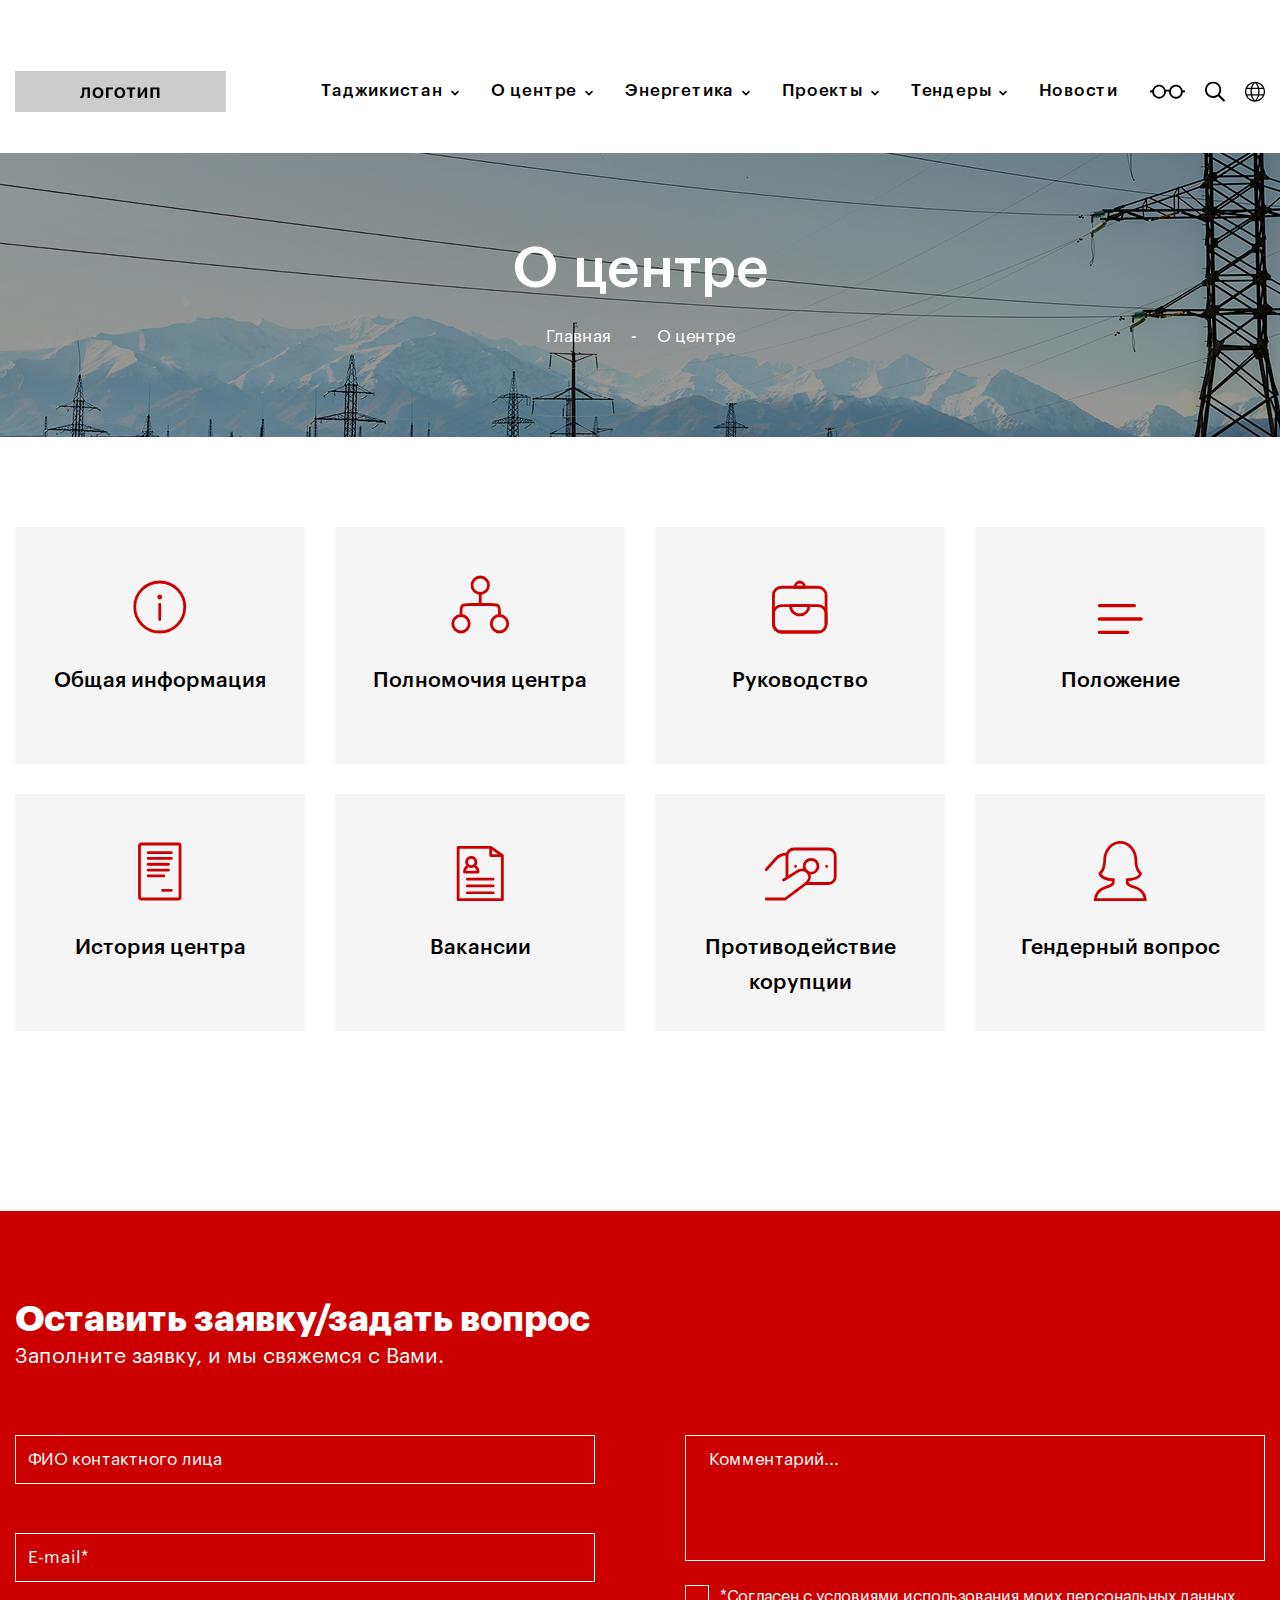
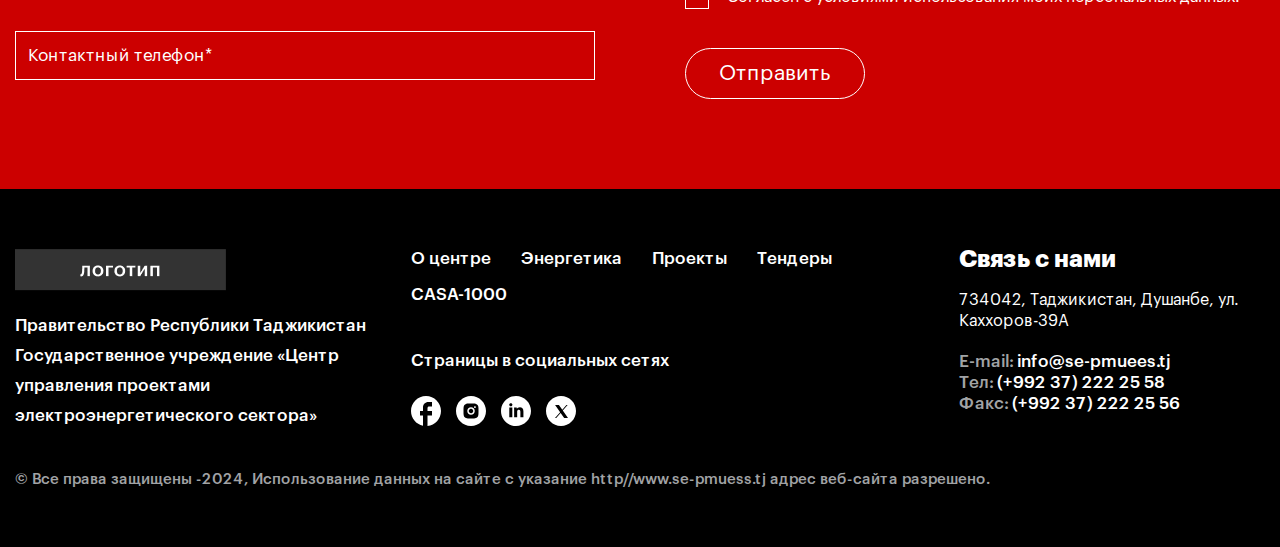
<file: about.html>
<!DOCTYPE html>
<html lang="ru">

<head>
	<title>Стартовая сборка</title>
	<meta charset="UTF-8">
	<meta name="format-detection" content="telephone=no">
	<link rel="stylesheet" href="assets/css/style.css">
	<link rel="shortcut icon" href="favicon.ico">
	<meta name="viewport" content="width=device-width, initial-scale=1.0">

	<script>
		const LOCALIZATION = 'Russian'; // English, Spanish... Ключ локализации. При необходимости изменять в соответствии с ответом сервера.
	</script>
</head>

<body>
	<div class="wrapper">
		<header class="header">
			<div class="header__container _container">
				<div class="header__top">
					<div class="header__slogan">Высказывание нашего Лидера нации о энергетики Таджикистана !</div>
				</div>
				<div class="header__bottom">
					<div class="header__left">
						<a href="#" class="logo">
							<img src="assets/img/logo2.png" alt="logo">
						</a>
					</div>
					<div class="header__right">
						<div class="menu" data-menu="main-menu">
							<nav class="menu__body" data-menu-container="main-menu">
								<ul class="menu__list">
									<li class="menu__item" data-menu-item>
										<a class="menu__link" href="#">Таджикистан</a>
										<button class="menu__arrow" type="button" data-menu-control>
											<svg xmlns="http://www.w3.org/2000/svg" width="8" height="6" viewBox="0 0 8 6" fill="none">
												<path d="M1 1.59998L4 4.59998L7 1.59998" stroke="currentColor" stroke-width="1.5" stroke-linecap="round" stroke-linejoin="round" />
											</svg>
										</button>
										<ul class="menu__sub-list menu__sub-list_level-1" data-menu-submenu>
											<li class="menu__sub-item" data-menu-item><a class="menu__sub-link" href="#">Sub Link 1</a></li>
											<li class="menu__sub-item" data-menu-item><a class="menu__sub-link" href="#">Sub Link 3</a></li>
										</ul>
									</li>
									<li class="menu__item" data-menu-item>
										<a class="menu__link" href="#">О центре</a>
										<button class="menu__arrow" type="button" data-menu-control>
											<svg xmlns="http://www.w3.org/2000/svg" width="8" height="6" viewBox="0 0 8 6" fill="none">
												<path d="M1 1.59998L4 4.59998L7 1.59998" stroke="currentColor" stroke-width="1.5" stroke-linecap="round" stroke-linejoin="round" />
											</svg>
										</button>
										<ul class="menu__sub-list menu__sub-list_level-1" data-menu-submenu>
											<li class="menu__sub-item" data-menu-item><a class="menu__sub-link" href="#">Sub Link 1</a></li>
											<li class="menu__sub-item" data-menu-item><a class="menu__sub-link" href="#">Sub Link 2</a></li>
										</ul>
									</li>
									<li class="menu__item" data-menu-item>
										<a class="menu__link" href="#">Энергетика</a>
										<button class="menu__arrow" type="button" data-menu-control>
											<svg xmlns="http://www.w3.org/2000/svg" width="8" height="6" viewBox="0 0 8 6" fill="none">
												<path d="M1 1.59998L4 4.59998L7 1.59998" stroke="currentColor" stroke-width="1.5" stroke-linecap="round" stroke-linejoin="round" />
											</svg>
										</button>
										<ul class="menu__sub-list menu__sub-list_level-1" data-menu-submenu>
											<li class="menu__sub-item" data-menu-item><a class="menu__sub-link" href="#">Sub Link 1</a></li>
											<li class="menu__sub-item" data-menu-item><a class="menu__sub-link" href="#">Sub Link 2</a></li>
										</ul>
									</li>
									<li class="menu__item" data-menu-item>
										<a class="menu__link" href="#">Проекты</a>
										<button class="menu__arrow" type="button" data-menu-control>
											<svg xmlns="http://www.w3.org/2000/svg" width="8" height="6" viewBox="0 0 8 6" fill="none">
												<path d="M1 1.59998L4 4.59998L7 1.59998" stroke="currentColor" stroke-width="1.5" stroke-linecap="round" stroke-linejoin="round" />
											</svg>
										</button>
										<ul class="menu__sub-list menu__sub-list_level-1" data-menu-submenu>
											<li class="menu__sub-item" data-menu-item><a class="menu__sub-link" href="#">Sub Link 1</a></li>
											<li class="menu__sub-item" data-menu-item><a class="menu__sub-link" href="#">Sub Link 2</a></li>
										</ul>
									</li>
									<li class="menu__item" data-menu-item>
										<a class="menu__link" href="#">Тендеры</a>
										<button class="menu__arrow" type="button" data-menu-control>
											<svg xmlns="http://www.w3.org/2000/svg" width="8" height="6" viewBox="0 0 8 6" fill="none">
												<path d="M1 1.59998L4 4.59998L7 1.59998" stroke="currentColor" stroke-width="1.5" stroke-linecap="round" stroke-linejoin="round" />
											</svg>
										</button>
										<ul class="menu__sub-list menu__sub-list_level-1" data-menu-submenu>
											<li class="menu__sub-item" data-menu-item><a class="menu__sub-link" href="#">Sub Link 1</a></li>
											<li class="menu__sub-item" data-menu-item><a class="menu__sub-link" href="#">Sub Link 2</a></li>
										</ul>
									</li>
									<li class="menu__item" data-menu-item>
										<a class="menu__link" href="#">Новости</a>
									</li>
								</ul>
							</nav>
						</div>
						<div class="header__actions header-actions">
							<button class="header-actions__action" type="button">
								<svg xmlns="http://www.w3.org/2000/svg" width="35" height="15" viewBox="0 0 35 15" fill="none">
									<path d="M9.07687 14.67C12.8381 14.67 15.8719 11.5475 15.9338 7.78324C16.4363 7.59936 16.9662 7.50568 17.5 7.50635C17.9688 7.50635 18.5363 7.58163 19.0662 7.78324C19.1281 11.5858 22.1619 14.67 25.9231 14.67C29.4875 14.67 32.3981 11.9125 32.7556 8.40021H34.2231C34.7781 8.40021 35 8.06014 35 7.59439V7.11588C35 6.63737 34.7781 6.31006 34.2231 6.31006H32.6688C32.04 3.11233 29.265 0.669998 25.9225 0.669998C22.7163 0.669998 20.0275 2.92347 19.2756 5.95788C18.7081 5.73138 18.0419 5.65546 17.4994 5.65546C16.9569 5.65546 16.2906 5.73138 15.7238 5.95788C14.9588 2.92347 12.2706 0.669998 9.07625 0.669998C5.73438 0.669998 2.95937 3.11233 2.33 6.31006H0.776875C0.209375 6.31006 0 6.63737 0 7.11588V7.59439C0 8.06014 0.209375 8.40021 0.776875 8.40021H2.24437C2.42294 10.1225 3.21994 11.7162 4.48164 12.874C5.74334 14.0318 7.38034 14.6716 9.07687 14.67ZM9.07687 12.7815C8.41915 12.7821 7.76776 12.6502 7.16 12.3935C6.55224 12.1368 6.00003 11.7603 5.53498 11.2855C5.06992 10.8107 4.70115 10.247 4.44977 9.62652C4.1984 9.00607 4.06934 8.3411 4.07 7.66968C4.07 4.84964 6.31375 2.55917 9.07625 2.55917C11.8269 2.55917 14.0837 4.84964 14.0837 7.66968C14.0864 8.34167 13.9587 9.00755 13.708 9.62892C13.4573 10.2503 13.0887 10.8148 12.6232 11.2901C12.1578 11.7653 11.6048 12.1417 10.9961 12.3977C10.3874 12.6536 9.73516 12.7841 9.07687 12.7815ZM25.9231 12.7815C25.2648 12.7841 24.6126 12.6536 24.0039 12.3977C23.3952 12.1417 22.8422 11.7653 22.3768 11.2901C21.9113 10.8148 21.5427 10.2503 21.292 9.62892C21.0413 9.00755 20.9136 8.34167 20.9163 7.66968C20.9146 6.99803 21.043 6.33267 21.294 5.71183C21.5451 5.09099 21.9138 4.52692 22.3791 4.05202C22.8444 3.57712 23.397 3.20076 24.0052 2.94457C24.6134 2.68837 25.2652 2.5574 25.9231 2.55917C28.6856 2.55917 30.9306 4.84964 30.9306 7.66968C30.9312 8.34113 30.8021 9.00611 30.5506 9.62657C30.2992 10.247 29.9303 10.8108 29.4652 11.2856C29.0001 11.7604 28.4479 12.1369 27.8401 12.3936C27.2323 12.6502 26.5809 12.7821 25.9231 12.7815Z" fill="currentColor" />
								</svg>
							</button>
							<button class="header-actions__action" type="button">
								<svg xmlns="http://www.w3.org/2000/svg" width="20" height="21" viewBox="0 0 20 21" fill="none">
									<path d="M8.125 15.045C7.26562 15.045 6.45182 14.8822 5.68359 14.5567C4.92839 14.2312 4.26758 13.7852 3.70117 13.2188C3.13477 12.6524 2.6888 11.9916 2.36328 11.2364C2.03776 10.4682 1.875 9.65437 1.875 8.795C1.875 7.93562 2.03776 7.12182 2.36328 6.35359C2.6888 5.59838 3.13477 4.93758 3.70117 4.37117C4.26758 3.80476 4.92839 3.3588 5.68359 3.03328C6.45182 2.70776 7.26562 2.545 8.125 2.545C8.98438 2.545 9.79818 2.70776 10.5664 3.03328C11.3216 3.3588 11.9824 3.80476 12.5488 4.37117C13.1152 4.93758 13.5612 5.59838 13.8867 6.35359C14.2122 7.12182 14.375 7.93562 14.375 8.795C14.375 9.65437 14.2122 10.4682 13.8867 11.2364C13.5612 11.9916 13.1152 12.6524 12.5488 13.2188C11.9824 13.7852 11.3216 14.2312 10.5664 14.5567C9.79818 14.8822 8.98438 15.045 8.125 15.045ZM19.8633 18.9903L15.1172 14.2442C15.0781 14.2052 15.0293 14.1726 14.9707 14.1466C14.9121 14.1205 14.8503 14.1075 14.7852 14.1075H14.2773C14.8893 13.3914 15.3711 12.5808 15.7227 11.6759C16.0742 10.7709 16.25 9.81062 16.25 8.795C16.25 7.67521 16.0352 6.62052 15.6055 5.63094C15.1888 4.64135 14.6126 3.77872 13.877 3.04305C13.1413 2.30737 12.2786 1.7312 11.2891 1.31453C10.2995 0.884842 9.24479 0.669998 8.125 0.669998C7.00521 0.669998 5.95052 0.884842 4.96094 1.31453C3.97135 1.7312 3.10872 2.30737 2.37305 3.04305C1.63737 3.77872 1.0612 4.64135 0.644531 5.63094C0.214844 6.62052 0 7.67521 0 8.795C0 9.91479 0.214844 10.9695 0.644531 11.9591C1.0612 12.9486 1.63737 13.8113 2.37305 14.547C3.10872 15.2826 3.97135 15.8588 4.96094 16.2755C5.95052 16.7052 7.00521 16.92 8.125 16.92C9.14062 16.92 10.1009 16.7442 11.0059 16.3927C11.9108 16.0411 12.7214 15.5593 13.4375 14.9473V15.4552C13.4375 15.5203 13.4505 15.5821 13.4766 15.6407C13.5026 15.6993 13.5352 15.7481 13.5742 15.7872L18.3203 20.5333C18.4115 20.6244 18.5221 20.67 18.6523 20.67C18.7826 20.67 18.8932 20.6244 18.9844 20.5333L19.8633 19.6544C19.9544 19.5632 20 19.4526 20 19.3223C20 19.1921 19.9544 19.0815 19.8633 18.9903Z" fill="currentColor" />
								</svg>
							</button>
							<button class="header-actions__action" type="button">
								<svg xmlns="http://www.w3.org/2000/svg" width="20" height="21" viewBox="0 0 20 21" fill="none">
									<path d="M11.875 19.1856C12.3698 18.5476 12.7995 17.838 13.1641 17.0567C13.5286 16.2755 13.8216 15.4356 14.043 14.5372H17.8125C17.513 15.1231 17.1615 15.67 16.7578 16.1778C16.3411 16.6726 15.8822 17.1186 15.3809 17.5157C14.8796 17.9128 14.3294 18.2546 13.7305 18.5411C13.1445 18.8276 12.526 19.0424 11.875 19.1856ZM2.1875 14.5372H5.95703C6.17839 15.4356 6.47135 16.2755 6.83594 17.0567C7.20052 17.838 7.63021 18.5476 8.125 19.1856C7.47396 19.0424 6.85547 18.8276 6.26953 18.5411C5.67057 18.2546 5.11719 17.9128 4.60938 17.5157C4.10156 17.1186 3.64583 16.6661 3.24219 16.1583C2.83854 15.6635 2.48698 15.1231 2.1875 14.5372ZM1.67969 8.09187H5.68359C5.55339 8.92521 5.48828 9.77807 5.48828 10.6505C5.48828 11.5229 5.55339 12.3887 5.68359 13.2481H1.67969C1.41927 12.4148 1.28906 11.5554 1.28906 10.67C1.28906 9.78458 1.41927 8.92521 1.67969 8.09187ZM8.125 2.15437C7.63021 2.79239 7.19727 3.50203 6.82617 4.28328C6.45508 5.06453 6.15885 5.90437 5.9375 6.80281H2.1875C2.48698 6.21687 2.83854 5.67 3.24219 5.16219C3.65885 4.66739 4.12109 4.22143 4.62891 3.8243C5.13672 3.42716 5.68359 3.08536 6.26953 2.7989C6.85547 2.51245 7.47396 2.2976 8.125 2.15437ZM17.8125 6.80281H14.0625C13.8411 5.90437 13.5449 5.06453 13.1738 4.28328C12.8027 3.50203 12.3698 2.79239 11.875 2.15437C12.526 2.2976 13.1445 2.51245 13.7305 2.7989C14.3164 3.08536 14.8633 3.42716 15.3711 3.8243C15.8789 4.22143 16.3411 4.66739 16.7578 5.16219C17.1615 5.67 17.513 6.21687 17.8125 6.80281ZM10 2.01765C10.6771 2.62963 11.2402 3.36205 11.6895 4.21492C12.1387 5.06778 12.4805 5.93042 12.7148 6.80281H7.28516C7.51953 5.91739 7.86133 5.05151 8.31055 4.20515C8.75977 3.3588 9.32292 2.62963 10 2.01765ZM6.99219 13.2481C6.84896 12.4148 6.77734 11.5619 6.77734 10.6895C6.77734 9.81713 6.84896 8.95125 6.99219 8.09187H13.0078C13.151 8.95125 13.2227 9.81713 13.2227 10.6895C13.2227 11.5619 13.151 12.4148 13.0078 13.2481H6.99219ZM10 19.3223C9.375 18.7624 8.83138 18.0723 8.36914 17.252C7.9069 16.4317 7.54557 15.5268 7.28516 14.5372H12.7148C12.4544 15.5268 12.0931 16.4317 11.6309 17.252C11.1686 18.0723 10.625 18.7624 10 19.3223ZM18.3203 13.2481H14.3164C14.4466 12.3887 14.5117 11.5229 14.5117 10.6505C14.5117 9.77807 14.4466 8.92521 14.3164 8.09187H18.3203C18.5807 8.92521 18.7109 9.78458 18.7109 10.67C18.7109 11.5554 18.5807 12.4148 18.3203 13.2481ZM20 10.67C20 9.28979 19.7396 7.99422 19.2188 6.78328C18.6849 5.55932 17.9655 4.49487 17.0605 3.58992C16.1556 2.68497 15.0977 1.97208 13.8867 1.45125C12.6758 0.930414 11.3802 0.669998 10 0.669998C8.61979 0.669998 7.32422 0.930414 6.11328 1.45125C4.90234 1.97208 3.8444 2.68497 2.93945 3.58992C2.03451 4.49487 1.3151 5.55281 0.78125 6.76375C0.260417 7.98771 0 9.28979 0 10.67C0 12.0502 0.260417 13.3458 0.78125 14.5567C1.30208 15.7807 2.01497 16.8451 2.91992 17.7501C3.82487 18.655 4.88932 19.3679 6.11328 19.8887C7.32422 20.4096 8.61979 20.67 10 20.67C11.3802 20.67 12.6758 20.4096 13.8867 19.8887C15.0977 19.3679 16.1556 18.655 17.0605 17.7501C17.9655 16.8451 18.6849 15.7807 19.2188 14.5567C19.7396 13.3458 20 12.0502 20 10.67Z" fill="currentColor" />
								</svg>
							</button>
							<button class="header-actions__action menu-icon" type="button" data-menu-icon="main-menu"></button>
						</div>
					</div>
				</div>
			</div>
		</header>

		<main class="page">

			<div class="page-inner">

				<section class="inner-head">
					<div class="inner-head__container _container">
						<div class="inner-head__body">
							<h1 class="inner-head__title">О центре</h1>
							<nav class="breadcrumbs">
								<ul class="breadcrumbs__list">
									<li class="breadcrumbs__item"><a class="breadcrumbs__link" href="#" title="Главная">Главная</a></li>
									<li class="breadcrumbs__item"><span class="breadcrumbs__current" title="О центре">О центре</span></li>
								</ul>
							</nav>
						</div>
					</div>
					<figure class="inner-head__bg _ibg">
						<img src="assets/img/ih.jpg" alt="img">
					</figure>
				</section>

				<div class="rubricator">
					<div class="rubricator__container _container">
						<div class="rubricator__body">
							<a class="rubricator__item rubricator-item" href="#">
								<div class="rubricator-item__img">
									<svg xmlns="http://www.w3.org/2000/svg" width="54" height="54" viewBox="0 0 54 54" fill="none">
										<path d="M26.75 52C40.5571 52 51.75 40.8071 51.75 27C51.75 13.1929 40.5571 2 26.75 2C12.9429 2 1.75 13.1929 1.75 27C1.75 40.8071 12.9429 52 26.75 52Z" stroke="currentColor" stroke-width="2.8" />
										<path d="M26.75 39.5V24.5" stroke="currentColor" stroke-width="2.8" stroke-linecap="round" />
										<path d="M26.75 18.0996C27.3575 18.0996 27.8496 17.6075 27.8496 17C27.8496 16.3925 27.3575 15.9004 26.75 15.9004C26.1425 15.9004 25.6504 16.3925 25.6504 17C25.6504 17.6075 26.1425 18.0996 26.75 18.0996Z" stroke="currentColor" stroke-width="2.8" />
									</svg>
								</div>
								<h5 class="rubricator-item__title">Общая информация</h5>
							</a>
							<a class="rubricator__item rubricator-item" href="#">
								<div class="rubricator-item__img">
									<svg xmlns="http://www.w3.org/2000/svg" width="59" height="59" viewBox="0 0 59 59" fill="none">
										<path d="M37.5 10.25C37.5 12.438 36.6308 14.5365 35.0836 16.0836C33.5365 17.6308 31.438 18.5 29.25 18.5C27.062 18.5 24.9635 17.6308 23.4164 16.0836C21.8692 14.5365 21 12.438 21 10.25C21 8.06196 21.8692 5.96354 23.4164 4.41637C24.9635 2.86919 27.062 2 29.25 2C31.438 2 33.5365 2.86919 35.0836 4.41637C36.6308 5.96354 37.5 8.06196 37.5 10.25ZM18.25 48.75C18.25 50.938 17.3808 53.0365 15.8336 54.5836C14.2865 56.1308 12.188 57 10 57C7.81196 57 5.71354 56.1308 4.16637 54.5836C2.61919 53.0365 1.75 50.938 1.75 48.75C1.75 46.562 2.61919 44.4635 4.16637 42.9164C5.71354 41.3692 7.81196 40.5 10 40.5C12.188 40.5 14.2865 41.3692 15.8336 42.9164C17.3808 44.4635 18.25 46.562 18.25 48.75ZM56.75 48.75C56.75 50.938 55.8808 53.0365 54.3336 54.5836C52.7865 56.1308 50.688 57 48.5 57C46.312 57 44.2135 56.1308 42.6664 54.5836C41.1192 53.0365 40.25 50.938 40.25 48.75C40.25 46.562 41.1192 44.4635 42.6664 42.9164C44.2135 41.3692 46.312 40.5 48.5 40.5C50.688 40.5 52.7865 41.3692 54.3336 42.9164C55.8808 44.4635 56.75 46.562 56.75 48.75Z" stroke="currentColor" stroke-width="2.8" stroke-linecap="round" stroke-linejoin="round" />
										<path d="M29.25 18.5V29.5M29.25 29.5H19.625C15.0875 29.5 12.8188 29.5 11.4108 30.71C10 31.9145 10 33.8588 10 37.75V40.5M29.25 29.5H38.875C43.4125 29.5 45.6812 29.5 47.0892 30.71C48.5 31.9145 48.5 33.8588 48.5 37.75V40.5" stroke="currentColor" stroke-width="2.8" stroke-linecap="round" stroke-linejoin="round" />
									</svg>
								</div>
								<h5 class="rubricator-item__title">Полномочия центра</h5>
							</a>
							<a class="rubricator__item rubricator-item" href="#">
								<div class="rubricator-item__img">
									<svg xmlns="http://www.w3.org/2000/svg" width="56" height="54" viewBox="0 0 56 54" fill="none">
										<path d="M46.171 52H9.32894C7.0921 52 5.11841 51.0789 3.80263 49.6316C2.35526 48.3158 1.4342 46.3421 1.4342 44.1052V33.5789V15.1579C1.4342 10.8158 4.98684 7.26315 9.32894 7.26315H46.171C48.4079 7.26315 50.3816 8.1842 51.6974 9.63157C53.1447 11.0789 54.0658 13.0526 54.0658 15.1579V33.5789V44.1052" stroke="currentColor" stroke-width="2.8" stroke-miterlimit="10" stroke-linecap="round" stroke-linejoin="round" />
										<path d="M54.0658 33.5789V44.1053C54.0658 48.4474 50.5132 52 46.171 52H9.32894C7.0921 52 5.11841 51.0789 3.80263 49.6316C2.35526 48.3158 1.4342 46.3421 1.4342 44.1053V33.5789C1.4342 29.2368 4.98684 25.6842 9.32894 25.6842H46.171C48.4079 25.6842 50.3816 26.6053 51.6974 28.0526C53.1447 29.3684 54.0658 31.3421 54.0658 33.5789Z" stroke="currentColor" stroke-width="2.8" stroke-miterlimit="10" stroke-linecap="round" stroke-linejoin="round" />
										<path d="M27.75 34.8947C22.6184 34.8947 18.5395 30.8158 18.5395 25.6842H36.9605C36.9605 30.8158 32.8816 34.8947 27.75 34.8947Z" stroke="currentColor" stroke-width="2.8" stroke-miterlimit="10" stroke-linecap="round" stroke-linejoin="round" />
										<path d="M32.3552 7.26316H23.1447V6.60526C23.1447 4.10526 25.25 2 27.75 2C30.25 2 32.3552 4.10526 32.3552 6.60526V7.26316Z" stroke="currentColor" stroke-width="2.8" stroke-miterlimit="10" stroke-linecap="round" stroke-linejoin="round" />
									</svg>
								</div>
								<h5 class="rubricator-item__title">Руководство</h5>
							</a>
							<a class="rubricator__item rubricator-item" href="#">
								<div class="rubricator-item__img">
									<svg xmlns="http://www.w3.org/2000/svg" width="46" height="30" viewBox="0 0 46 30" fill="none">
										<path d="M0.75 1.66667C0.75 1.22464 0.927789 0.800716 1.24426 0.488155C1.56072 0.175595 1.98995 0 2.4375 0H37.3125C37.7601 0 38.1893 0.175595 38.5057 0.488155C38.8222 0.800716 39 1.22464 39 1.66667C39 2.10869 38.8222 2.53262 38.5057 2.84518C38.1893 3.15774 37.7601 3.33333 37.3125 3.33333H2.4375C1.98995 3.33333 1.56072 3.15774 1.24426 2.84518C0.927789 2.53262 0.75 2.10869 0.75 1.66667ZM0.75 28.3333C0.75 27.8913 0.927789 27.4674 1.24426 27.1548C1.56072 26.8423 1.98995 26.6667 2.4375 26.6667H30.5625C31.0101 26.6667 31.4393 26.8423 31.7557 27.1548C32.0722 27.4674 32.25 27.8913 32.25 28.3333C32.25 28.7754 32.0722 29.1993 31.7557 29.5118C31.4393 29.8244 31.0101 30 30.5625 30H2.4375C1.98995 30 1.56072 29.8244 1.24426 29.5118C0.927789 29.1993 0.75 28.7754 0.75 28.3333ZM2.4375 13.3333C1.98995 13.3333 1.56072 13.5089 1.24426 13.8215C0.927789 14.1341 0.75 14.558 0.75 15C0.75 15.442 0.927789 15.866 1.24426 16.1785C1.56072 16.4911 1.98995 16.6667 2.4375 16.6667H44.0625C44.5101 16.6667 44.9393 16.4911 45.2557 16.1785C45.5722 15.866 45.75 15.442 45.75 15C45.75 14.558 45.5722 14.1341 45.2557 13.8215C44.9393 13.5089 44.5101 13.3333 44.0625 13.3333H2.4375Z" fill="currentColor" />
									</svg>
								</div>
								<h5 class="rubricator-item__title">Положение</h5>
							</a>
							<a class="rubricator__item rubricator-item" href="#">
								<div class="rubricator-item__img">
									<svg xmlns="http://www.w3.org/2000/svg" width="44" height="59" viewBox="0 0 44 59" fill="none">
										<path d="M40.5803 57H2.91973C2.13816 57 1.47237 56.3632 1.47237 55.5526V3.44737C1.47237 2.66579 2.10921 2 2.91973 2H40.5803C41.3618 2 42.0276 2.63684 42.0276 3.44737V55.5816C41.9987 56.3632 41.3618 57 40.5803 57Z" stroke="currentColor" stroke-width="2.8" stroke-miterlimit="10" stroke-linecap="round" stroke-linejoin="round" />
										<path d="M24.6303 48.3159H33.3145" stroke="currentColor" stroke-width="2.8" stroke-miterlimit="10" stroke-linecap="round" stroke-linejoin="round" />
										<path d="M10.1566 22.2632H30.4197" stroke="currentColor" stroke-width="2.8" stroke-miterlimit="10" stroke-linecap="round" stroke-linejoin="round" />
										<path d="M10.1566 28.0526H30.4197" stroke="currentColor" stroke-width="2.8" stroke-miterlimit="10" stroke-linecap="round" stroke-linejoin="round" />
										<path d="M10.1566 16.4737H33.3145" stroke="currentColor" stroke-width="2.8" stroke-miterlimit="10" stroke-linecap="round" stroke-linejoin="round" />
										<path d="M10.1566 10.6841H33.3145" stroke="currentColor" stroke-width="2.8" stroke-miterlimit="10" stroke-linecap="round" stroke-linejoin="round" />
										<path d="M10.1566 33.8422H25.875" stroke="currentColor" stroke-width="2.8" stroke-miterlimit="10" stroke-linecap="round" stroke-linejoin="round" />
									</svg>
								</div>
								<h5 class="rubricator-item__title">История центра</h5>
							</a>
							<a class="rubricator__item rubricator-item" href="#">
								<div class="rubricator-item__img">
									<svg xmlns="http://www.w3.org/2000/svg" width="48" height="55" viewBox="0 0 48 55" fill="none">
										<path d="M2.14351 0H34.6805C35.0161 0.00265553 35.2985 0.105557 35.5521 0.30273L47.0882 8.34965C47.485 8.59196 47.75 9.02548 47.75 9.52007V53.6251C47.75 54.3846 47.1259 55 46.3572 55H2.14351C1.37412 55 0.75 54.3846 0.75 53.6251V1.3749C0.75 0.615419 1.37412 0 2.14351 0ZM11.3654 34.5119C9.53341 34.5119 9.53341 31.7621 11.3654 31.7621H37.1346C38.9673 31.7621 38.9673 34.5119 37.1346 34.5119H11.3654ZM11.3654 48.1248C9.53341 48.1248 9.53341 45.375 11.3654 45.375H37.1346C38.9673 45.375 38.9673 48.1248 37.1346 48.1248H11.3654ZM11.3654 41.3187C9.53341 41.3187 9.53341 38.5682 11.3654 38.5682H37.1346C38.9673 38.5682 38.9673 41.3187 37.1346 41.3187H11.3654ZM20.2127 19.4896C22.2956 21.0265 23.529 23.435 23.529 26.0096C23.529 26.7691 22.9056 27.3845 22.1362 27.3845H8.4412C7.67181 27.3845 7.04769 26.7691 7.04769 26.0096C7.04769 23.435 8.28181 21.0265 10.364 19.4896C9.62488 18.4931 9.18773 17.2636 9.18773 15.9338C9.18773 12.6085 11.9196 9.91176 15.2884 9.91176C18.6578 9.91176 21.389 12.6085 21.389 15.9338C21.389 17.2636 20.9525 18.4931 20.2127 19.4896ZM12.5821 21.3325C11.3109 22.0495 10.3828 23.2372 10.0123 24.6347H20.5651C20.1946 23.2372 19.2665 22.0495 17.9947 21.3325C17.1796 21.7315 16.2602 21.9559 15.2884 21.9559C14.3165 21.9559 13.3978 21.7315 12.5821 21.3325ZM15.2884 12.6622C13.4577 12.6622 11.9741 14.1268 11.9741 15.9338C11.9741 17.7416 13.4577 19.2061 15.2884 19.2061C17.119 19.2061 18.6033 17.7416 18.6033 15.9338C18.6033 14.1268 17.1197 12.6622 15.2884 12.6622ZM44.9643 10.895H34.6805C33.9118 10.895 33.2876 10.2789 33.2876 9.52007V2.7498H3.53635V52.2502H44.9643V10.895ZM36.0733 4.02711V8.14517H41.9769L36.0733 4.02711Z" fill="currentColor" />
									</svg>
								</div>
								<h5 class="rubricator-item__title">Вакансии</h5>
							</a>
							<a class="rubricator__item rubricator-item" href="#">
								<div class="rubricator-item__img">
									<svg xmlns="http://www.w3.org/2000/svg" width="73" height="54" viewBox="0 0 73 54" fill="none">
										<path d="M2.26727 22.6897L11.9466 11.8035C13.2406 10.3472 14.8285 9.18158 16.6056 8.38337C18.3827 7.58515 20.3088 7.17244 22.2569 7.17242H22.9569M2.26727 52H21.2328L35.0259 41.6552C35.0259 41.6552 37.819 39.769 41.9224 36.4828C50.5431 29.5862 41.9224 18.669 33.3018 24.4138C26.2811 29.0931 19.5087 33.0345 19.5087 33.0345" stroke="currentColor" stroke-width="2.8" stroke-linecap="round" stroke-linejoin="round" />
										<path d="M22.9569 31.3103V8.89655C22.9569 7.06747 23.6835 5.31331 24.9769 4.01995C26.2702 2.7266 28.0244 2 29.8535 2H64.3362C66.1653 2 67.9195 2.7266 69.2128 4.01995C70.5062 5.31331 71.2328 7.06747 71.2328 8.89655V29.5862C71.2328 31.4153 70.5062 33.1694 69.2128 34.4628C67.9195 35.7562 66.1653 36.4828 64.3362 36.4828H41.9224" stroke="currentColor" stroke-width="2.8" />
										<path d="M62.6121 19.2759L62.6466 19.238M31.5776 19.2759L31.6121 19.238M47.0949 26.138C45.2658 26.138 43.5116 25.4114 42.2183 24.118C40.9249 22.8246 40.1983 21.0705 40.1983 19.2414C40.1983 17.4123 40.9249 15.6582 42.2183 14.3648C43.5116 13.0714 45.2658 12.3448 47.0949 12.3448C48.924 12.3448 50.6781 13.0714 51.9715 14.3648C53.2648 15.6582 53.9914 17.4123 53.9914 19.2414C53.9914 21.0705 53.2648 22.8246 51.9715 24.118C50.6781 25.4114 48.924 26.138 47.0949 26.138Z" stroke="currentColor" stroke-width="2.8" stroke-linecap="round" stroke-linejoin="round" />
									</svg>
								</div>
								<h5 class="rubricator-item__title">Противодействие корупции</h5>
							</a>
							<a class="rubricator__item rubricator-item" href="#">
								<div class="rubricator-item__img">
									<svg xmlns="http://www.w3.org/2000/svg" width="54" height="60" viewBox="0 0 54 60" fill="none">
										<path d="M53.5716 58.4517C53.2541 55.6842 52.4405 53.4308 51.3147 51.6232C49.6257 48.9053 47.2693 47.2404 45.0394 46.1522C42.8122 45.064 40.6604 44.5072 39.3463 44.0353C38.4547 43.7217 37.389 43.2327 36.6445 42.7058C36.2714 42.4464 35.9844 42.1771 35.8329 41.9728C35.6759 41.7613 35.6687 41.6619 35.6696 41.6429C35.6696 41.1711 35.6696 40.6387 35.6696 40.045C39.9751 39.923 43.1765 38.7723 45.3363 37.3614C46.4791 36.6148 47.3357 35.8049 47.9341 35.0241C48.2327 34.6318 48.4686 34.2468 48.6426 33.858C48.8131 33.4677 48.9359 33.0799 48.9412 32.6036C48.9404 32.3938 48.9135 32.1625 48.8238 31.9121C48.7349 31.6653 48.5717 31.3988 48.3348 31.1926C47.559 30.5075 46.5777 29.4673 45.7363 27.5529C44.9012 25.6395 44.223 22.834 44.2221 18.6654C44.2177 13.9989 42.5036 9.38649 39.5337 5.8841C36.571 2.38618 32.278 -0.00362868 27.2495 4.13603e-06C22.2211 -0.00362868 17.9272 2.38618 14.9654 5.88399C11.9955 9.38637 10.2814 13.9988 10.2769 18.6653C10.2759 22.8339 9.59791 25.6393 8.76278 27.5528C7.92148 29.4671 6.94005 30.5074 6.16423 31.1925C5.92745 31.3977 5.76416 31.6643 5.67543 31.912C5.58565 32.1623 5.55878 32.3947 5.55785 32.6034C5.56332 33.0797 5.68624 33.4676 5.8565 33.8579C6.16144 34.535 6.65303 35.2165 7.34813 35.9096C9.3431 37.8891 13.1023 39.873 18.8304 40.0366C18.8304 40.6341 18.8304 41.1691 18.8304 41.6428C18.8313 41.6618 18.8241 41.7612 18.6671 41.9727C18.442 42.2836 17.902 42.7211 17.2446 43.0917C16.5889 43.4677 15.8228 43.7986 15.1537 44.0353C14.2818 44.3471 13.0251 44.7052 11.6339 45.2239C9.54755 46.0057 7.11845 47.1655 5.06708 49.2388C3.0121 51.3059 1.39847 54.3002 0.928517 58.4517L0.75 60H53.75L53.5716 58.4517ZM3.91817 57.2234C4.26707 55.5594 4.82855 54.2127 5.52017 53.0973C6.86294 50.9416 8.72591 49.6003 10.6634 48.6496C12.6027 47.6987 14.5653 47.1845 16.0704 46.6548C17.1334 46.2743 18.3659 45.7283 19.4305 44.9845C19.9625 44.6094 20.4576 44.1855 20.8621 43.6514C21.2613 43.1245 21.585 42.4393 21.586 41.643C21.586 40.8359 21.586 39.8777 21.586 38.673V37.2521L20.176 37.2847C19.9714 37.2901 19.7706 37.292 19.5722 37.292C15.351 37.2911 12.4663 36.2082 10.6608 35.0314C9.7584 34.4439 9.1269 33.8266 8.74836 33.3294C8.60659 33.1441 8.51239 32.9878 8.44063 32.8541C9.35194 31.9702 10.4256 30.6469 11.2841 28.671C12.3012 26.3436 13.0332 23.135 13.0323 18.6655C13.0278 14.6922 14.5239 10.6673 17.0589 7.69008C19.6001 4.70918 23.1045 2.78039 27.2494 2.77676C31.3944 2.78039 34.8981 4.70918 37.4401 7.69008C39.9749 10.6673 41.4711 14.6922 41.4665 18.6655C41.4657 23.135 42.1976 26.3436 43.2148 28.671C44.0741 30.6486 45.1486 31.9718 46.0599 32.8559C46.0537 32.8658 46.0527 32.8722 46.0466 32.8829C45.6986 33.5292 44.6608 34.6798 42.8515 35.6036C41.0396 36.5364 38.4482 37.292 34.9259 37.292C34.7276 37.292 34.5277 37.2901 34.3239 37.2847L32.9138 37.2512V38.673C32.9138 39.8778 32.9138 40.836 32.9138 41.643C32.9147 42.4393 33.2385 43.1245 33.6376 43.6514C34.2467 44.4486 35.0504 45.0171 35.8936 45.5061C36.7394 45.9888 37.6328 46.3712 38.4293 46.6549C39.4366 47.0111 40.635 47.3509 41.9068 47.8273C43.8139 48.5395 45.8455 49.5418 47.4798 51.1977C48.8631 52.6077 50.0005 54.4859 50.5753 57.2236H3.91817V57.2234Z" fill="currentColor" />
									</svg>
								</div>
								<h5 class="rubricator-item__title">Гендерный вопрос</h5>
							</a>
						</div>
					</div>
				</div>

			</div>

			<section class="form-section">
				<div class="form-section__container _container">
					<div class="form-section__head">
						<h4 class="form-section__title">Оставить заявку/задать вопрос</h4>
						<p class="form-section__label">Заполните заявку, и мы свяжемся с Вами.</p>
					</div>
					<form class="main-form" name="main-form" action="./" method="post" data-form data-validation data-autocomplete-off>
						<div class="main-form__column main-form__column_left">
							<div class="main-form__input-wrapper">
								<input class="main-form__input input" type="text" name="Name" placeholder="ФИО контактного лица">
							</div>
							<div class="main-form__input-wrapper">
								<input class="main-form__input input" type="email" name="Email" required placeholder="E-mail*">
							</div>
							<div class="main-form__input-wrapper">
								<input class="main-form__input input" type="tel" name="Phone" required placeholder="Контактный телефон*" data-mask="+7 (999) 999-9999" data-mask-placeholder="_" data-mask-between="2">
							</div>
						</div>
						<div class="main-form__column main-form__column_right">
							<div class="main-form__input-wrapper">
								<textarea class="main-form__tar input" name="Message" placeholder="Комментарий..."></textarea>
							</div>
							<div class="main-form__input-wrapper">
								<input class="main-form__check" type="checkbox" name="Agree" value="1" data-check required data-label="*Согласен с условиями использования моих персональных данных.">
							</div>
							<div class="main-form__input-wrapper">
								<button class="main-form__btn btn btn_trans" type="submit">Отправить</button>
							</div>
						</div>
					</form>
				</div>
			</section>

		</main>

		<footer class="footer">
			<div class="footer__container _container">
				<div class="footer__body">
					<div class="footer__column footer__column_1">
						<a class="footer__logo logo" href="#">
							<img src="assets/img/logo.png" alt="logo">
						</a>
						<p class="footer__sub-title">Правительство Республики Таджикистан Государственное учреждение «Центр управления проектами электроэнергетического сектора»</p>
					</div>
					<div class="footer__column footer__column_2">
						<nav class="footer-menu">
							<ul class="footer-menu__list">
								<li class="footer-menu__item"><a class="footer-menu__link" href="#">О центре</a></li>
								<li class="footer-menu__item"><a class="footer-menu__link" href="#">Энергетика</a></li>
								<li class="footer-menu__item"><a class="footer-menu__link" href="#">Проекты</a></li>
								<li class="footer-menu__item"><a class="footer-menu__link" href="#">Тендеры</a></li>
								<li class="footer-menu__item"><a class="footer-menu__link" href="#">CASA-1000</a></li>
							</ul>
						</nav>
						<div class="footer__socials">
							<p class="footer__socials-title">Страницы в социальных сетях</p>
							<div class="socials">
								<a href="#">
									<svg xmlns="http://www.w3.org/2000/svg" width="30" height="30" viewBox="0 0 30 30" fill="none">
										<path d="M30 15.0376C30 6.73684 23.28 0 15 0C6.72 0 0 6.73684 0 15.0376C0 22.3158 5.16 28.3759 12 29.7744V19.5489H9V15.0376H12V11.2782C12 8.37594 14.355 6.01504 17.25 6.01504H21V10.5263H18C17.175 10.5263 16.5 11.203 16.5 12.0301V15.0376H21V19.5489H16.5V30C24.075 29.2481 30 22.8421 30 15.0376Z" fill="currentColor" />
									</svg>
								</a>
								<a href="#">
									<svg xmlns="http://www.w3.org/2000/svg" width="30" height="30" viewBox="0 0 30 30" fill="none">
										<path fill-rule="evenodd" clip-rule="evenodd" d="M12.3486 12.3483C13.0519 11.6451 14.0057 11.25 15.0002 11.25C15.9948 11.25 16.9486 11.6451 17.6519 12.3483C18.355 13.0514 18.7502 14.0054 18.7502 15C18.7502 15.9943 18.355 16.9482 17.6519 17.6514C16.9486 18.3545 15.9948 18.7496 15.0002 18.7496C14.0057 18.7496 13.0519 18.3545 12.3486 17.6514C11.6453 16.9482 11.2504 15.9943 11.2504 15C11.2504 14.0054 11.6453 13.0514 12.3486 12.3483ZM15.8613 12.921C15.5883 12.8079 15.2957 12.75 15.0002 12.75C14.6979 12.75 14.4011 12.8112 14.1271 12.9265C13.8618 13.0386 13.6177 13.2012 13.4101 13.4088C13.1292 13.6897 12.9304 14.0372 12.8287 14.4141C12.7776 14.6034 12.7511 14.8004 12.7511 15C12.7511 15.5966 12.988 16.1689 13.4101 16.5908C13.832 17.0127 14.4044 17.2496 15.0009 17.2496C15.2186 17.2496 15.4347 17.2181 15.6425 17.1562C15.7169 17.1339 15.7901 17.1079 15.8621 17.0782C16.1349 16.9651 16.383 16.7996 16.5919 16.5905C16.7164 16.4659 16.8254 16.3275 16.9173 16.1781C16.9796 16.077 17.0338 15.9708 17.0795 15.8606C17.1925 15.5874 17.2505 15.2948 17.2505 14.9993C17.2505 14.7041 17.1923 14.4115 17.0792 14.1383C16.966 13.8655 16.8003 13.6176 16.5914 13.4084C16.3823 13.1997 16.1343 13.0342 15.8613 12.921Z" fill="currentColor" />
										<path d="M18.2756 10.3997C18.4514 10.2239 18.6898 10.125 18.9384 10.125C19.1871 10.125 19.4255 10.2239 19.6013 10.3997C19.777 10.5754 19.8759 10.8138 19.8759 11.0625C19.8759 11.3112 19.777 11.5496 19.6013 11.7253C19.4255 11.9011 19.1871 12 18.9384 12C18.6898 12 18.4514 11.9011 18.2756 11.7253C18.0996 11.5496 18.0009 11.3112 18.0009 11.0625C18.0009 10.9138 18.0361 10.7692 18.102 10.6392C18.1463 10.5513 18.2047 10.4703 18.2756 10.3997Z" fill="currentColor" />
										<path fill-rule="evenodd" clip-rule="evenodd" d="M15 30C23.2842 30 30 23.2844 30 15C30 6.71558 23.2842 0 15 0C6.71576 0 0 6.71558 0 15C0 23.2844 6.71576 30 15 30ZM17.413 7.51721C17.0433 7.50659 16.615 7.5022 15.7712 7.5L14.2293 7.50073C13.9871 7.5 13.7448 7.50073 13.5026 7.50293C13.1977 7.50549 12.893 7.51062 12.5883 7.51794L12.4427 7.52234L12.176 7.53296L11.9088 7.54504C11.1101 7.5824 10.5663 7.70837 10.0878 7.89368C9.84009 7.98706 9.60388 8.10645 9.38306 8.24963C9.1582 8.39539 8.94928 8.56604 8.76031 8.7583C8.37799 9.13293 8.08209 9.58667 7.89349 10.0873C7.79883 10.3315 7.71973 10.593 7.65985 10.8966C7.60254 11.1877 7.56299 11.5177 7.54468 11.9084L7.54358 11.9319C7.53497 12.1212 7.52802 12.2802 7.52216 12.4424L7.51685 12.5878C7.50385 13.1349 7.49835 13.6816 7.50037 14.2288V15.7709C7.49908 16.318 7.50531 16.8647 7.51923 17.4119L7.52289 17.5573L7.54541 18.0912C7.58295 18.8899 7.70892 19.4344 7.89423 19.9124C7.99292 20.1749 8.12091 20.4243 8.27545 20.6561C8.41571 20.8667 8.57794 21.063 8.75958 21.2413C9.13422 21.6226 9.58759 21.9177 10.0878 22.106C10.5663 22.2913 11.1108 22.4172 11.9088 22.4546C12.0868 22.4634 12.2648 22.4711 12.4427 22.478L12.5883 22.4824C13.1354 22.496 13.6827 22.5015 14.23 22.4996H15.2117L15.7712 22.4989C16.1287 22.4982 16.4116 22.4971 16.647 22.4949C16.9673 22.4923 17.1998 22.4879 17.413 22.4817L17.5583 22.4773L18.0925 22.4546C18.8904 22.4172 19.4348 22.2913 19.9125 22.106C20.4133 21.9177 20.8669 21.6226 21.2415 21.2413C21.6231 20.8663 21.9183 20.413 22.1063 19.9124C22.2909 19.4337 22.4183 18.8899 22.4559 18.0912L22.457 18.0677C22.4656 17.8784 22.4725 17.7195 22.4784 17.5573L22.4828 17.4119C22.4962 16.8647 22.5018 16.318 22.5 15.7709V14.7883L22.4993 14.2288C22.4978 13.385 22.4932 12.9569 22.4821 12.5878L22.4775 12.4424C22.4716 12.2736 22.4641 12.108 22.4551 11.9084C22.4176 11.1097 22.2916 10.5652 22.1063 10.0873C21.9183 9.58667 21.6231 9.1333 21.2415 8.7583C20.8246 8.34229 20.4077 8.08411 19.9125 7.89368C19.4348 7.70837 18.8904 7.5824 18.0925 7.54504C17.8922 7.53589 17.7264 7.52856 17.5583 7.52234L17.413 7.51721Z" fill="currentColor" />
									</svg>
								</a>
								<a href="#">
									<svg xmlns="http://www.w3.org/2000/svg" width="30" height="30" viewBox="0 0 30 30" fill="none">
										<path d="M15 0C6.71562 0 0 6.71562 0 15C0 23.2844 6.71562 30 15 30C23.2844 30 30 23.2844 30 15C30 6.71562 23.2844 0 15 0ZM11.3281 21.2172H8.29062V11.4422H11.3281V21.2172ZM9.79062 10.2422C8.83125 10.2422 8.21094 9.5625 8.21094 8.72187C8.21094 7.86406 8.85 7.20469 9.82969 7.20469C10.8094 7.20469 11.4094 7.86406 11.4281 8.72187C11.4281 9.5625 10.8094 10.2422 9.79062 10.2422ZM22.4219 21.2172H19.3844V15.8C19.3844 14.5391 18.9437 13.6828 17.8453 13.6828C17.0063 13.6828 16.5078 14.2625 16.2875 14.8203C16.2062 15.0188 16.1859 15.3 16.1859 15.5797V21.2156H13.1469V14.5594C13.1469 13.3391 13.1078 12.3187 13.0672 11.4406H15.7062L15.8453 12.7984H15.9062C16.3062 12.1609 17.2859 11.2203 18.925 11.2203C20.9234 11.2203 22.4219 12.5594 22.4219 15.4375V21.2172Z" fill="currentColor" />
									</svg>
								</a>
								<a href="#">
									<svg width="30" height="30" viewBox="0 0 30 30" fill="none" xmlns="http://www.w3.org/2000/svg">
										<path d="M15 0C23.2843 0 30 6.71573 30 15C30 23.2843 23.2843 30 15 30C6.71573 30 0 23.2843 0 15C0 6.71573 6.71573 0 15 0ZM9.08301 9L14.1484 16.2451L9 22H10.2217L14.6152 16.9121L18.1729 22H22L16.7842 14.541L21.6299 9H20.4072L16.3164 13.873L12.9102 9H9.08301Z" fill="currentColor" />
									</svg>
								</a>
							</div>
						</div>
					</div>
					<div class="footer__column footer__column_3">
						<div class="footer__title">Связь с нами</div>
						<div class="footer__address">734042, Таджикистан, Душанбе, ул. Каххоров-39А</div>
						<div class="footer__contacts">
							<div class="footer__contact">E-mail: <a href="mailto:info@se-pmuees.tj">info@se-pmuees.tj</a></div>
							<div class="footer__contact">Тел: <a href="tel:+992372222558">(+992 37) 222 25 58</a></div>
							<div class="footer__contact">Факс: <a href="tel:+992372222556">(+992 37) 222 25 56</a></div>
						</div>
					</div>
				</div>
				<div class="footer__copy">© Все права защищены -2024, Использование данных на сайте с указание http//www.se-pmuess.tj адрес веб-сайта разрешено.</div>
			</div>
		</footer>
	</div>

	<button class="move-up _fixed-block" type="button" data-move-up data-goto="header"></button>


	<!-- services -->
	<script src="https://www.google.com/recaptcha/api.js?render=<reCAPTCHA_site_key>&badge=bottomleft"></script>
	<script src="https://api-maps.yandex.ru/2.1/?lang=ru_RU&amp;apikey=<ваш API-ключ>"></script>

	<!-- libs -->
	<script src="assets/js/libs/lazyload.min.js"></script>
	<script src="assets/js/libs/choices.min.js"></script>
	<script src="assets/js/libs/nouislider.min.js"></script>
	<script src="assets/js/libs/inputmask.min.js"></script>
	<script src="assets/js/libs/justvalidate.min.js"></script>
	<script src="assets/js/libs/datepicker.min.js"></script>
	<script src="assets/js/libs/swiper.min.js"></script>
	<script src="assets/js/libs/lightgallery.min.js"></script>
	<script src="assets/js/libs/aos.min.js"></script>

	<!-- plugins -->
	<script src="assets/js/plugins/adapt.js"></script>
	<script src="assets/js/plugins/menu.js"></script>
	<script src="assets/js/plugins/modal.js"></script>
	<script src="assets/js/plugins/tabs.js"></script>
	<script src="assets/js/plugins/spoiler.js"></script>
	<script src="assets/js/plugins/rating.js"></script>

	<!-- files -->
	<script src="assets/js/files/functions.js"></script>
	<script src="assets/js/files/forms.js"></script>
	<script src="assets/js/files/sliders.js"></script>
	<script src="assets/js/files/scroll.js"></script>
	<script src="assets/js/files/media.js"></script>
	<script src="assets/js/files/scripts.js"></script>

</body>

</html>
</file>
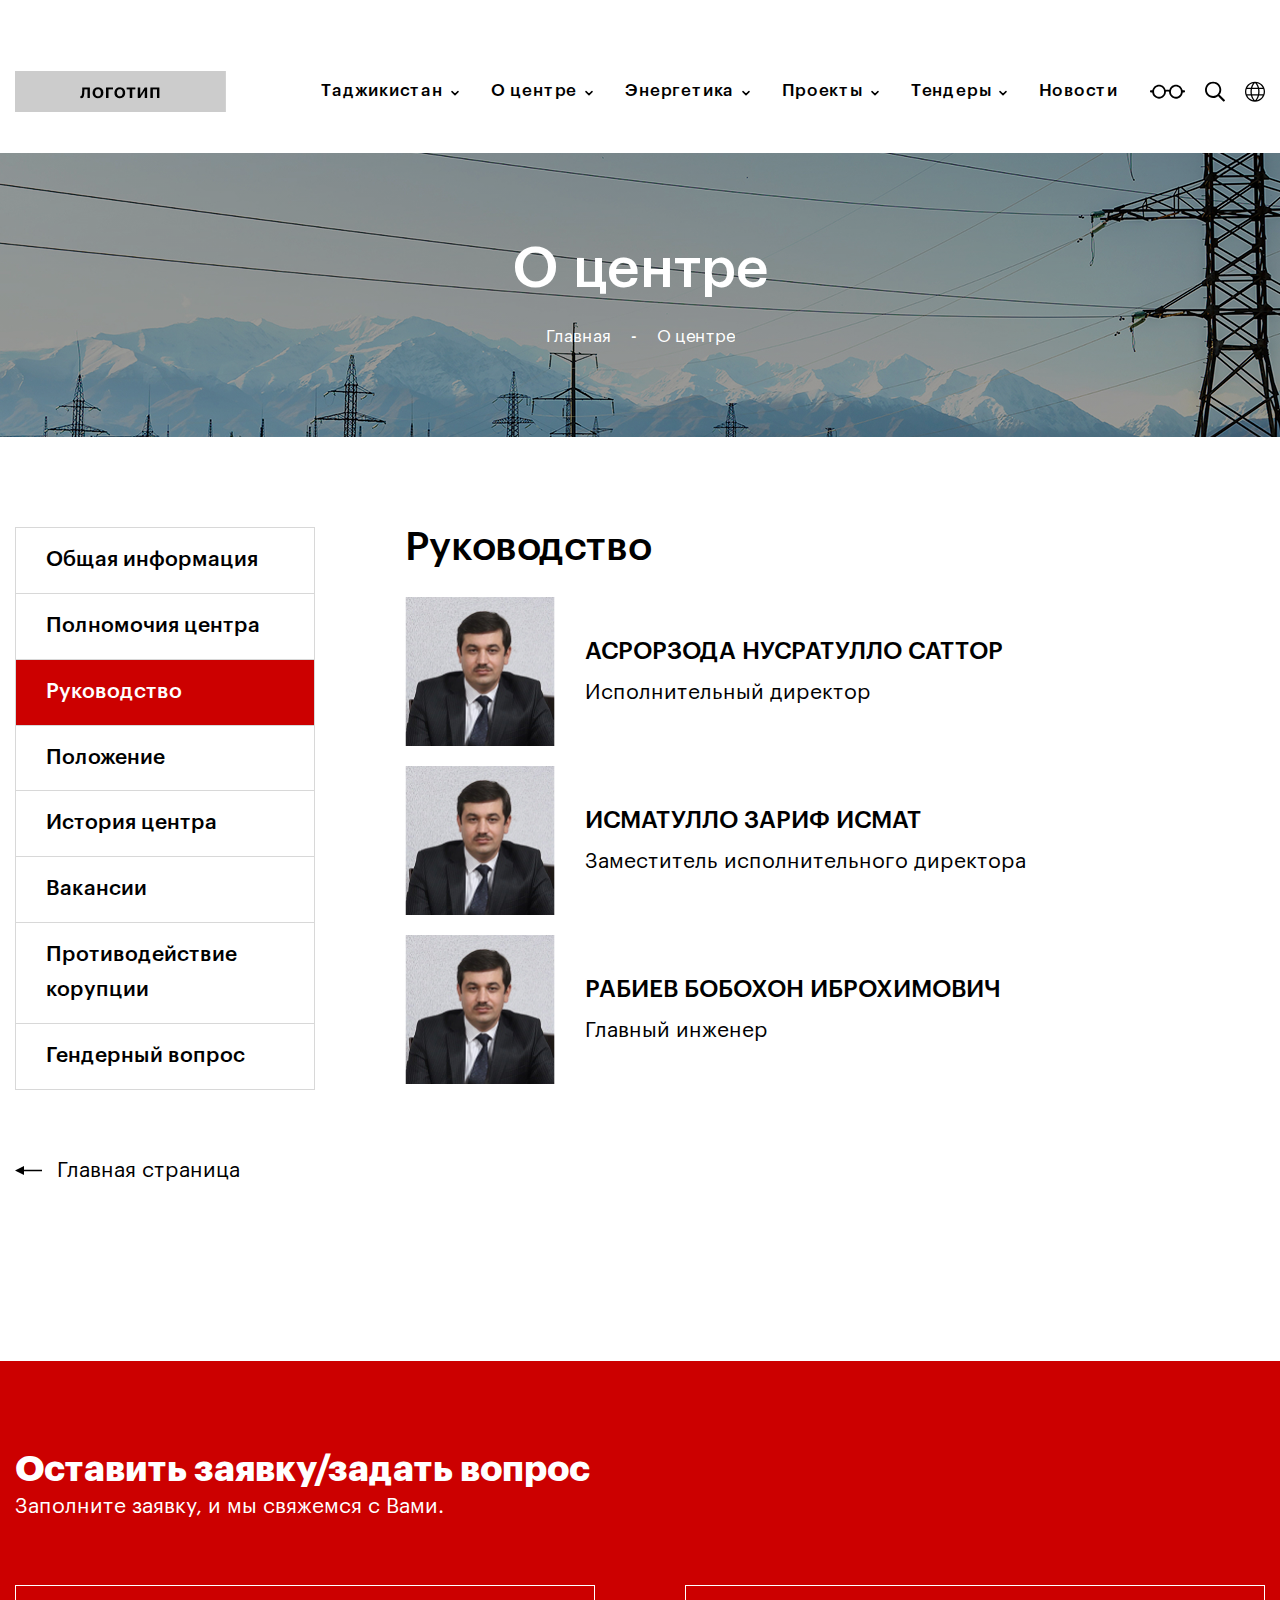
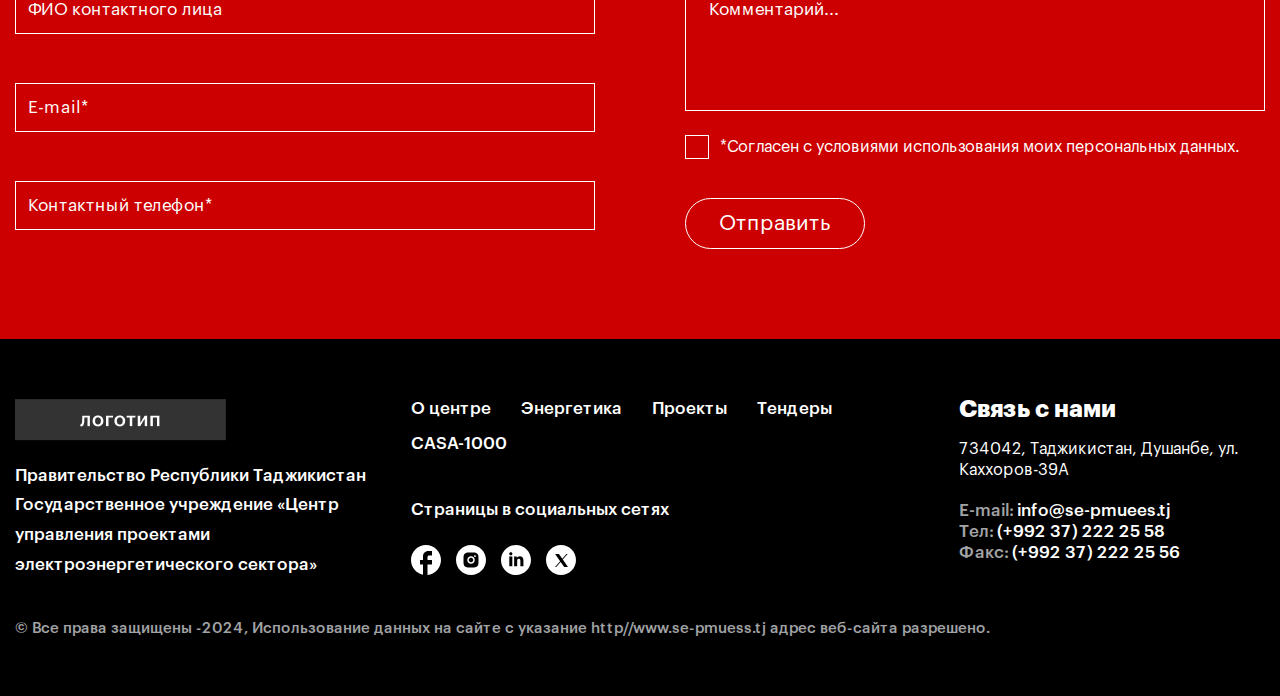
<file: management.html>
<!DOCTYPE html>
<html lang="ru">

<head>
	<title>Стартовая сборка</title>
	<meta charset="UTF-8">
	<meta name="format-detection" content="telephone=no">
	<link rel="stylesheet" href="assets/css/style.css">
	<link rel="shortcut icon" href="favicon.ico">
	<meta name="viewport" content="width=device-width, initial-scale=1.0">

	<script>
		const LOCALIZATION = 'Russian'; // English, Spanish... Ключ локализации. При необходимости изменять в соответствии с ответом сервера.
	</script>
</head>

<body>
	<div class="wrapper">
		<header class="header">
			<div class="header__container _container">
				<div class="header__top">
					<div class="header__slogan">Высказывание нашего Лидера нации о энергетики Таджикистана !</div>
				</div>
				<div class="header__bottom">
					<div class="header__left">
						<a href="#" class="logo">
							<img src="assets/img/logo2.png" alt="logo">
						</a>
					</div>
					<div class="header__right">
						<div class="menu" data-menu="main-menu">
							<nav class="menu__body" data-menu-container="main-menu">
								<ul class="menu__list">
									<li class="menu__item" data-menu-item>
										<a class="menu__link" href="#">Таджикистан</a>
										<button class="menu__arrow" type="button" data-menu-control>
											<svg xmlns="http://www.w3.org/2000/svg" width="8" height="6" viewBox="0 0 8 6" fill="none">
												<path d="M1 1.59998L4 4.59998L7 1.59998" stroke="currentColor" stroke-width="1.5" stroke-linecap="round" stroke-linejoin="round" />
											</svg>
										</button>
										<ul class="menu__sub-list menu__sub-list_level-1" data-menu-submenu>
											<li class="menu__sub-item" data-menu-item><a class="menu__sub-link" href="#">Sub Link 1</a></li>
											<li class="menu__sub-item" data-menu-item><a class="menu__sub-link" href="#">Sub Link 3</a></li>
										</ul>
									</li>
									<li class="menu__item" data-menu-item>
										<a class="menu__link" href="#">О центре</a>
										<button class="menu__arrow" type="button" data-menu-control>
											<svg xmlns="http://www.w3.org/2000/svg" width="8" height="6" viewBox="0 0 8 6" fill="none">
												<path d="M1 1.59998L4 4.59998L7 1.59998" stroke="currentColor" stroke-width="1.5" stroke-linecap="round" stroke-linejoin="round" />
											</svg>
										</button>
										<ul class="menu__sub-list menu__sub-list_level-1" data-menu-submenu>
											<li class="menu__sub-item" data-menu-item><a class="menu__sub-link" href="#">Sub Link 1</a></li>
											<li class="menu__sub-item" data-menu-item><a class="menu__sub-link" href="#">Sub Link 2</a></li>
										</ul>
									</li>
									<li class="menu__item" data-menu-item>
										<a class="menu__link" href="#">Энергетика</a>
										<button class="menu__arrow" type="button" data-menu-control>
											<svg xmlns="http://www.w3.org/2000/svg" width="8" height="6" viewBox="0 0 8 6" fill="none">
												<path d="M1 1.59998L4 4.59998L7 1.59998" stroke="currentColor" stroke-width="1.5" stroke-linecap="round" stroke-linejoin="round" />
											</svg>
										</button>
										<ul class="menu__sub-list menu__sub-list_level-1" data-menu-submenu>
											<li class="menu__sub-item" data-menu-item><a class="menu__sub-link" href="#">Sub Link 1</a></li>
											<li class="menu__sub-item" data-menu-item><a class="menu__sub-link" href="#">Sub Link 2</a></li>
										</ul>
									</li>
									<li class="menu__item" data-menu-item>
										<a class="menu__link" href="#">Проекты</a>
										<button class="menu__arrow" type="button" data-menu-control>
											<svg xmlns="http://www.w3.org/2000/svg" width="8" height="6" viewBox="0 0 8 6" fill="none">
												<path d="M1 1.59998L4 4.59998L7 1.59998" stroke="currentColor" stroke-width="1.5" stroke-linecap="round" stroke-linejoin="round" />
											</svg>
										</button>
										<ul class="menu__sub-list menu__sub-list_level-1" data-menu-submenu>
											<li class="menu__sub-item" data-menu-item><a class="menu__sub-link" href="#">Sub Link 1</a></li>
											<li class="menu__sub-item" data-menu-item><a class="menu__sub-link" href="#">Sub Link 2</a></li>
										</ul>
									</li>
									<li class="menu__item" data-menu-item>
										<a class="menu__link" href="#">Тендеры</a>
										<button class="menu__arrow" type="button" data-menu-control>
											<svg xmlns="http://www.w3.org/2000/svg" width="8" height="6" viewBox="0 0 8 6" fill="none">
												<path d="M1 1.59998L4 4.59998L7 1.59998" stroke="currentColor" stroke-width="1.5" stroke-linecap="round" stroke-linejoin="round" />
											</svg>
										</button>
										<ul class="menu__sub-list menu__sub-list_level-1" data-menu-submenu>
											<li class="menu__sub-item" data-menu-item><a class="menu__sub-link" href="#">Sub Link 1</a></li>
											<li class="menu__sub-item" data-menu-item><a class="menu__sub-link" href="#">Sub Link 2</a></li>
										</ul>
									</li>
									<li class="menu__item" data-menu-item>
										<a class="menu__link" href="#">Новости</a>
									</li>
								</ul>
							</nav>
						</div>
						<div class="header__actions header-actions">
							<button class="header-actions__action" type="button">
								<svg xmlns="http://www.w3.org/2000/svg" width="35" height="15" viewBox="0 0 35 15" fill="none">
									<path d="M9.07687 14.67C12.8381 14.67 15.8719 11.5475 15.9338 7.78324C16.4363 7.59936 16.9662 7.50568 17.5 7.50635C17.9688 7.50635 18.5363 7.58163 19.0662 7.78324C19.1281 11.5858 22.1619 14.67 25.9231 14.67C29.4875 14.67 32.3981 11.9125 32.7556 8.40021H34.2231C34.7781 8.40021 35 8.06014 35 7.59439V7.11588C35 6.63737 34.7781 6.31006 34.2231 6.31006H32.6688C32.04 3.11233 29.265 0.669998 25.9225 0.669998C22.7163 0.669998 20.0275 2.92347 19.2756 5.95788C18.7081 5.73138 18.0419 5.65546 17.4994 5.65546C16.9569 5.65546 16.2906 5.73138 15.7238 5.95788C14.9588 2.92347 12.2706 0.669998 9.07625 0.669998C5.73438 0.669998 2.95937 3.11233 2.33 6.31006H0.776875C0.209375 6.31006 0 6.63737 0 7.11588V7.59439C0 8.06014 0.209375 8.40021 0.776875 8.40021H2.24437C2.42294 10.1225 3.21994 11.7162 4.48164 12.874C5.74334 14.0318 7.38034 14.6716 9.07687 14.67ZM9.07687 12.7815C8.41915 12.7821 7.76776 12.6502 7.16 12.3935C6.55224 12.1368 6.00003 11.7603 5.53498 11.2855C5.06992 10.8107 4.70115 10.247 4.44977 9.62652C4.1984 9.00607 4.06934 8.3411 4.07 7.66968C4.07 4.84964 6.31375 2.55917 9.07625 2.55917C11.8269 2.55917 14.0837 4.84964 14.0837 7.66968C14.0864 8.34167 13.9587 9.00755 13.708 9.62892C13.4573 10.2503 13.0887 10.8148 12.6232 11.2901C12.1578 11.7653 11.6048 12.1417 10.9961 12.3977C10.3874 12.6536 9.73516 12.7841 9.07687 12.7815ZM25.9231 12.7815C25.2648 12.7841 24.6126 12.6536 24.0039 12.3977C23.3952 12.1417 22.8422 11.7653 22.3768 11.2901C21.9113 10.8148 21.5427 10.2503 21.292 9.62892C21.0413 9.00755 20.9136 8.34167 20.9163 7.66968C20.9146 6.99803 21.043 6.33267 21.294 5.71183C21.5451 5.09099 21.9138 4.52692 22.3791 4.05202C22.8444 3.57712 23.397 3.20076 24.0052 2.94457C24.6134 2.68837 25.2652 2.5574 25.9231 2.55917C28.6856 2.55917 30.9306 4.84964 30.9306 7.66968C30.9312 8.34113 30.8021 9.00611 30.5506 9.62657C30.2992 10.247 29.9303 10.8108 29.4652 11.2856C29.0001 11.7604 28.4479 12.1369 27.8401 12.3936C27.2323 12.6502 26.5809 12.7821 25.9231 12.7815Z" fill="currentColor" />
								</svg>
							</button>
							<button class="header-actions__action" type="button">
								<svg xmlns="http://www.w3.org/2000/svg" width="20" height="21" viewBox="0 0 20 21" fill="none">
									<path d="M8.125 15.045C7.26562 15.045 6.45182 14.8822 5.68359 14.5567C4.92839 14.2312 4.26758 13.7852 3.70117 13.2188C3.13477 12.6524 2.6888 11.9916 2.36328 11.2364C2.03776 10.4682 1.875 9.65437 1.875 8.795C1.875 7.93562 2.03776 7.12182 2.36328 6.35359C2.6888 5.59838 3.13477 4.93758 3.70117 4.37117C4.26758 3.80476 4.92839 3.3588 5.68359 3.03328C6.45182 2.70776 7.26562 2.545 8.125 2.545C8.98438 2.545 9.79818 2.70776 10.5664 3.03328C11.3216 3.3588 11.9824 3.80476 12.5488 4.37117C13.1152 4.93758 13.5612 5.59838 13.8867 6.35359C14.2122 7.12182 14.375 7.93562 14.375 8.795C14.375 9.65437 14.2122 10.4682 13.8867 11.2364C13.5612 11.9916 13.1152 12.6524 12.5488 13.2188C11.9824 13.7852 11.3216 14.2312 10.5664 14.5567C9.79818 14.8822 8.98438 15.045 8.125 15.045ZM19.8633 18.9903L15.1172 14.2442C15.0781 14.2052 15.0293 14.1726 14.9707 14.1466C14.9121 14.1205 14.8503 14.1075 14.7852 14.1075H14.2773C14.8893 13.3914 15.3711 12.5808 15.7227 11.6759C16.0742 10.7709 16.25 9.81062 16.25 8.795C16.25 7.67521 16.0352 6.62052 15.6055 5.63094C15.1888 4.64135 14.6126 3.77872 13.877 3.04305C13.1413 2.30737 12.2786 1.7312 11.2891 1.31453C10.2995 0.884842 9.24479 0.669998 8.125 0.669998C7.00521 0.669998 5.95052 0.884842 4.96094 1.31453C3.97135 1.7312 3.10872 2.30737 2.37305 3.04305C1.63737 3.77872 1.0612 4.64135 0.644531 5.63094C0.214844 6.62052 0 7.67521 0 8.795C0 9.91479 0.214844 10.9695 0.644531 11.9591C1.0612 12.9486 1.63737 13.8113 2.37305 14.547C3.10872 15.2826 3.97135 15.8588 4.96094 16.2755C5.95052 16.7052 7.00521 16.92 8.125 16.92C9.14062 16.92 10.1009 16.7442 11.0059 16.3927C11.9108 16.0411 12.7214 15.5593 13.4375 14.9473V15.4552C13.4375 15.5203 13.4505 15.5821 13.4766 15.6407C13.5026 15.6993 13.5352 15.7481 13.5742 15.7872L18.3203 20.5333C18.4115 20.6244 18.5221 20.67 18.6523 20.67C18.7826 20.67 18.8932 20.6244 18.9844 20.5333L19.8633 19.6544C19.9544 19.5632 20 19.4526 20 19.3223C20 19.1921 19.9544 19.0815 19.8633 18.9903Z" fill="currentColor" />
								</svg>
							</button>
							<button class="header-actions__action" type="button">
								<svg xmlns="http://www.w3.org/2000/svg" width="20" height="21" viewBox="0 0 20 21" fill="none">
									<path d="M11.875 19.1856C12.3698 18.5476 12.7995 17.838 13.1641 17.0567C13.5286 16.2755 13.8216 15.4356 14.043 14.5372H17.8125C17.513 15.1231 17.1615 15.67 16.7578 16.1778C16.3411 16.6726 15.8822 17.1186 15.3809 17.5157C14.8796 17.9128 14.3294 18.2546 13.7305 18.5411C13.1445 18.8276 12.526 19.0424 11.875 19.1856ZM2.1875 14.5372H5.95703C6.17839 15.4356 6.47135 16.2755 6.83594 17.0567C7.20052 17.838 7.63021 18.5476 8.125 19.1856C7.47396 19.0424 6.85547 18.8276 6.26953 18.5411C5.67057 18.2546 5.11719 17.9128 4.60938 17.5157C4.10156 17.1186 3.64583 16.6661 3.24219 16.1583C2.83854 15.6635 2.48698 15.1231 2.1875 14.5372ZM1.67969 8.09187H5.68359C5.55339 8.92521 5.48828 9.77807 5.48828 10.6505C5.48828 11.5229 5.55339 12.3887 5.68359 13.2481H1.67969C1.41927 12.4148 1.28906 11.5554 1.28906 10.67C1.28906 9.78458 1.41927 8.92521 1.67969 8.09187ZM8.125 2.15437C7.63021 2.79239 7.19727 3.50203 6.82617 4.28328C6.45508 5.06453 6.15885 5.90437 5.9375 6.80281H2.1875C2.48698 6.21687 2.83854 5.67 3.24219 5.16219C3.65885 4.66739 4.12109 4.22143 4.62891 3.8243C5.13672 3.42716 5.68359 3.08536 6.26953 2.7989C6.85547 2.51245 7.47396 2.2976 8.125 2.15437ZM17.8125 6.80281H14.0625C13.8411 5.90437 13.5449 5.06453 13.1738 4.28328C12.8027 3.50203 12.3698 2.79239 11.875 2.15437C12.526 2.2976 13.1445 2.51245 13.7305 2.7989C14.3164 3.08536 14.8633 3.42716 15.3711 3.8243C15.8789 4.22143 16.3411 4.66739 16.7578 5.16219C17.1615 5.67 17.513 6.21687 17.8125 6.80281ZM10 2.01765C10.6771 2.62963 11.2402 3.36205 11.6895 4.21492C12.1387 5.06778 12.4805 5.93042 12.7148 6.80281H7.28516C7.51953 5.91739 7.86133 5.05151 8.31055 4.20515C8.75977 3.3588 9.32292 2.62963 10 2.01765ZM6.99219 13.2481C6.84896 12.4148 6.77734 11.5619 6.77734 10.6895C6.77734 9.81713 6.84896 8.95125 6.99219 8.09187H13.0078C13.151 8.95125 13.2227 9.81713 13.2227 10.6895C13.2227 11.5619 13.151 12.4148 13.0078 13.2481H6.99219ZM10 19.3223C9.375 18.7624 8.83138 18.0723 8.36914 17.252C7.9069 16.4317 7.54557 15.5268 7.28516 14.5372H12.7148C12.4544 15.5268 12.0931 16.4317 11.6309 17.252C11.1686 18.0723 10.625 18.7624 10 19.3223ZM18.3203 13.2481H14.3164C14.4466 12.3887 14.5117 11.5229 14.5117 10.6505C14.5117 9.77807 14.4466 8.92521 14.3164 8.09187H18.3203C18.5807 8.92521 18.7109 9.78458 18.7109 10.67C18.7109 11.5554 18.5807 12.4148 18.3203 13.2481ZM20 10.67C20 9.28979 19.7396 7.99422 19.2188 6.78328C18.6849 5.55932 17.9655 4.49487 17.0605 3.58992C16.1556 2.68497 15.0977 1.97208 13.8867 1.45125C12.6758 0.930414 11.3802 0.669998 10 0.669998C8.61979 0.669998 7.32422 0.930414 6.11328 1.45125C4.90234 1.97208 3.8444 2.68497 2.93945 3.58992C2.03451 4.49487 1.3151 5.55281 0.78125 6.76375C0.260417 7.98771 0 9.28979 0 10.67C0 12.0502 0.260417 13.3458 0.78125 14.5567C1.30208 15.7807 2.01497 16.8451 2.91992 17.7501C3.82487 18.655 4.88932 19.3679 6.11328 19.8887C7.32422 20.4096 8.61979 20.67 10 20.67C11.3802 20.67 12.6758 20.4096 13.8867 19.8887C15.0977 19.3679 16.1556 18.655 17.0605 17.7501C17.9655 16.8451 18.6849 15.7807 19.2188 14.5567C19.7396 13.3458 20 12.0502 20 10.67Z" fill="currentColor" />
								</svg>
							</button>
							<button class="header-actions__action menu-icon" type="button" data-menu-icon="main-menu"></button>
						</div>
					</div>
				</div>
			</div>
		</header>

		<main class="page">

			<div class="page-inner">

				<section class="inner-head">
					<div class="inner-head__container _container">
						<div class="inner-head__body">
							<h1 class="inner-head__title">О центре</h1>
							<nav class="breadcrumbs">
								<ul class="breadcrumbs__list">
									<li class="breadcrumbs__item"><a class="breadcrumbs__link" href="#" title="Главная">Главная</a></li>
									<li class="breadcrumbs__item"><span class="breadcrumbs__current" title="О центре">О центре</span></li>
								</ul>
							</nav>
						</div>
					</div>
					<figure class="inner-head__bg _ibg">
						<img src="assets/img/ih.jpg" alt="img">
					</figure>
				</section>

				<div class="page-inner__container _container">
					<div class="page-inner__body page-inner__body_has-asside">
						<div class="page-inner__asside">
							<div class="submenu-spoiler" data-spoiler="submenu-spoiler">
								<div class="submenu-spoiler__item" data-spoiler-item>
									<button class="submenu-spoiler__control btn" type="button" data-spoiler-control>Меню</button>
									<div class="submenu-spoiler__container" data-spoiler-container>
										<nav class="submenu">
											<ul class="submenu__list">
												<li class="submenu__item"><a class="submenu__link" href="#">Общая информация</a></li>
												<li class="submenu__item"><a class="submenu__link" href="#">Полномочия центра</a></li>
												<li class="submenu__item"><a class="submenu__link _active" href="#">Руководство</a></li>
												<li class="submenu__item"><a class="submenu__link" href="#">Положение</a></li>
												<li class="submenu__item"><a class="submenu__link" href="#">История центра</a></li>
												<li class="submenu__item"><a class="submenu__link" href="#">Вакансии</a></li>
												<li class="submenu__item"><a class="submenu__link" href="#">Противодействие корупции</a></li>
												<li class="submenu__item"><a class="submenu__link" href="#">Гендерный вопрос</a></li>
											</ul>
										</nav>

									</div>
								</div>
							</div>
							<a class="more" href="#">
								<svg xmlns="http://www.w3.org/2000/svg" width="27" height="9" viewBox="0 0 27 9" fill="none">
									<path d="M0 4.5L9 0V3.8584H27V5.1416H9V9L0 4.5Z" fill="currentColor" />
								</svg>
								Главная страница
							</a>
						</div>
						<div class="page-inner__content">
							<h3 class="page-inner__title">Руководство</h3>
							<div class="management">
								<div class="management__item management-item">
									<div class="management-item__left">
										<figure class="management-item__photo">
											<img src="assets/img/m1.jpg" alt="photo">
										</figure>
									</div>
									<div class="management-item__right">
										<div class="management-item__content">
											<h4 class="management-item__title">АСРОРЗОДА НУСРАТУЛЛО САТТОР</h4>
											<p class="management-item__text">Исполнительный директор</p>
										</div>
									</div>
								</div>
								<div class="management__item management-item">
									<div class="management-item__left">
										<figure class="management-item__photo">
											<img src="assets/img/m1.jpg" alt="photo">
										</figure>
									</div>
									<div class="management-item__right">
										<div class="management-item__content">
											<h4 class="management-item__title">ИСМАТУЛЛО ЗАРИФ ИСМАТ</h4>
											<p class="management-item__text">Заместитель исполнительного директора</p>
										</div>
									</div>
								</div>
								<div class="management__item management-item">
									<div class="management-item__left">
										<figure class="management-item__photo">
											<img src="assets/img/m1.jpg" alt="photo">
										</figure>
									</div>
									<div class="management-item__right">
										<div class="management-item__content">
											<h4 class="management-item__title">РАБИЕВ БОБОХОН ИБРОХИМОВИЧ</h4>
											<p class="management-item__text">Главный инженер</p>
										</div>
									</div>
								</div>
							</div>
						</div>
					</div>
				</div>

			</div>

			<section class="form-section">
				<div class="form-section__container _container">
					<div class="form-section__head">
						<h4 class="form-section__title">Оставить заявку/задать вопрос</h4>
						<p class="form-section__label">Заполните заявку, и мы свяжемся с Вами.</p>
					</div>
					<form class="main-form" name="main-form" action="./" method="post" data-form data-validation data-autocomplete-off>
						<div class="main-form__column main-form__column_left">
							<div class="main-form__input-wrapper">
								<input class="main-form__input input" type="text" name="Name" placeholder="ФИО контактного лица">
							</div>
							<div class="main-form__input-wrapper">
								<input class="main-form__input input" type="email" name="Email" required placeholder="E-mail*">
							</div>
							<div class="main-form__input-wrapper">
								<input class="main-form__input input" type="tel" name="Phone" required placeholder="Контактный телефон*" data-mask="+7 (999) 999-9999" data-mask-placeholder="_" data-mask-between="2">
							</div>
						</div>
						<div class="main-form__column main-form__column_right">
							<div class="main-form__input-wrapper">
								<textarea class="main-form__tar input" name="Message" placeholder="Комментарий..."></textarea>
							</div>
							<div class="main-form__input-wrapper">
								<input class="main-form__check" type="checkbox" name="Agree" value="1" data-check required data-label="*Согласен с условиями использования моих персональных данных.">
							</div>
							<div class="main-form__input-wrapper">
								<button class="main-form__btn btn btn_trans" type="submit">Отправить</button>
							</div>
						</div>
					</form>
				</div>
			</section>

		</main>

		<footer class="footer">
			<div class="footer__container _container">
				<div class="footer__body">
					<div class="footer__column footer__column_1">
						<a class="footer__logo logo" href="#">
							<img src="assets/img/logo.png" alt="logo">
						</a>
						<p class="footer__sub-title">Правительство Республики Таджикистан Государственное учреждение «Центр управления проектами электроэнергетического сектора»</p>
					</div>
					<div class="footer__column footer__column_2">
						<nav class="footer-menu">
							<ul class="footer-menu__list">
								<li class="footer-menu__item"><a class="footer-menu__link" href="#">О центре</a></li>
								<li class="footer-menu__item"><a class="footer-menu__link" href="#">Энергетика</a></li>
								<li class="footer-menu__item"><a class="footer-menu__link" href="#">Проекты</a></li>
								<li class="footer-menu__item"><a class="footer-menu__link" href="#">Тендеры</a></li>
								<li class="footer-menu__item"><a class="footer-menu__link" href="#">CASA-1000</a></li>
							</ul>
						</nav>
						<div class="footer__socials">
							<p class="footer__socials-title">Страницы в социальных сетях</p>
							<div class="socials">
								<a href="#">
									<svg xmlns="http://www.w3.org/2000/svg" width="30" height="30" viewBox="0 0 30 30" fill="none">
										<path d="M30 15.0376C30 6.73684 23.28 0 15 0C6.72 0 0 6.73684 0 15.0376C0 22.3158 5.16 28.3759 12 29.7744V19.5489H9V15.0376H12V11.2782C12 8.37594 14.355 6.01504 17.25 6.01504H21V10.5263H18C17.175 10.5263 16.5 11.203 16.5 12.0301V15.0376H21V19.5489H16.5V30C24.075 29.2481 30 22.8421 30 15.0376Z" fill="currentColor" />
									</svg>
								</a>
								<a href="#">
									<svg xmlns="http://www.w3.org/2000/svg" width="30" height="30" viewBox="0 0 30 30" fill="none">
										<path fill-rule="evenodd" clip-rule="evenodd" d="M12.3486 12.3483C13.0519 11.6451 14.0057 11.25 15.0002 11.25C15.9948 11.25 16.9486 11.6451 17.6519 12.3483C18.355 13.0514 18.7502 14.0054 18.7502 15C18.7502 15.9943 18.355 16.9482 17.6519 17.6514C16.9486 18.3545 15.9948 18.7496 15.0002 18.7496C14.0057 18.7496 13.0519 18.3545 12.3486 17.6514C11.6453 16.9482 11.2504 15.9943 11.2504 15C11.2504 14.0054 11.6453 13.0514 12.3486 12.3483ZM15.8613 12.921C15.5883 12.8079 15.2957 12.75 15.0002 12.75C14.6979 12.75 14.4011 12.8112 14.1271 12.9265C13.8618 13.0386 13.6177 13.2012 13.4101 13.4088C13.1292 13.6897 12.9304 14.0372 12.8287 14.4141C12.7776 14.6034 12.7511 14.8004 12.7511 15C12.7511 15.5966 12.988 16.1689 13.4101 16.5908C13.832 17.0127 14.4044 17.2496 15.0009 17.2496C15.2186 17.2496 15.4347 17.2181 15.6425 17.1562C15.7169 17.1339 15.7901 17.1079 15.8621 17.0782C16.1349 16.9651 16.383 16.7996 16.5919 16.5905C16.7164 16.4659 16.8254 16.3275 16.9173 16.1781C16.9796 16.077 17.0338 15.9708 17.0795 15.8606C17.1925 15.5874 17.2505 15.2948 17.2505 14.9993C17.2505 14.7041 17.1923 14.4115 17.0792 14.1383C16.966 13.8655 16.8003 13.6176 16.5914 13.4084C16.3823 13.1997 16.1343 13.0342 15.8613 12.921Z" fill="currentColor" />
										<path d="M18.2756 10.3997C18.4514 10.2239 18.6898 10.125 18.9384 10.125C19.1871 10.125 19.4255 10.2239 19.6013 10.3997C19.777 10.5754 19.8759 10.8138 19.8759 11.0625C19.8759 11.3112 19.777 11.5496 19.6013 11.7253C19.4255 11.9011 19.1871 12 18.9384 12C18.6898 12 18.4514 11.9011 18.2756 11.7253C18.0996 11.5496 18.0009 11.3112 18.0009 11.0625C18.0009 10.9138 18.0361 10.7692 18.102 10.6392C18.1463 10.5513 18.2047 10.4703 18.2756 10.3997Z" fill="currentColor" />
										<path fill-rule="evenodd" clip-rule="evenodd" d="M15 30C23.2842 30 30 23.2844 30 15C30 6.71558 23.2842 0 15 0C6.71576 0 0 6.71558 0 15C0 23.2844 6.71576 30 15 30ZM17.413 7.51721C17.0433 7.50659 16.615 7.5022 15.7712 7.5L14.2293 7.50073C13.9871 7.5 13.7448 7.50073 13.5026 7.50293C13.1977 7.50549 12.893 7.51062 12.5883 7.51794L12.4427 7.52234L12.176 7.53296L11.9088 7.54504C11.1101 7.5824 10.5663 7.70837 10.0878 7.89368C9.84009 7.98706 9.60388 8.10645 9.38306 8.24963C9.1582 8.39539 8.94928 8.56604 8.76031 8.7583C8.37799 9.13293 8.08209 9.58667 7.89349 10.0873C7.79883 10.3315 7.71973 10.593 7.65985 10.8966C7.60254 11.1877 7.56299 11.5177 7.54468 11.9084L7.54358 11.9319C7.53497 12.1212 7.52802 12.2802 7.52216 12.4424L7.51685 12.5878C7.50385 13.1349 7.49835 13.6816 7.50037 14.2288V15.7709C7.49908 16.318 7.50531 16.8647 7.51923 17.4119L7.52289 17.5573L7.54541 18.0912C7.58295 18.8899 7.70892 19.4344 7.89423 19.9124C7.99292 20.1749 8.12091 20.4243 8.27545 20.6561C8.41571 20.8667 8.57794 21.063 8.75958 21.2413C9.13422 21.6226 9.58759 21.9177 10.0878 22.106C10.5663 22.2913 11.1108 22.4172 11.9088 22.4546C12.0868 22.4634 12.2648 22.4711 12.4427 22.478L12.5883 22.4824C13.1354 22.496 13.6827 22.5015 14.23 22.4996H15.2117L15.7712 22.4989C16.1287 22.4982 16.4116 22.4971 16.647 22.4949C16.9673 22.4923 17.1998 22.4879 17.413 22.4817L17.5583 22.4773L18.0925 22.4546C18.8904 22.4172 19.4348 22.2913 19.9125 22.106C20.4133 21.9177 20.8669 21.6226 21.2415 21.2413C21.6231 20.8663 21.9183 20.413 22.1063 19.9124C22.2909 19.4337 22.4183 18.8899 22.4559 18.0912L22.457 18.0677C22.4656 17.8784 22.4725 17.7195 22.4784 17.5573L22.4828 17.4119C22.4962 16.8647 22.5018 16.318 22.5 15.7709V14.7883L22.4993 14.2288C22.4978 13.385 22.4932 12.9569 22.4821 12.5878L22.4775 12.4424C22.4716 12.2736 22.4641 12.108 22.4551 11.9084C22.4176 11.1097 22.2916 10.5652 22.1063 10.0873C21.9183 9.58667 21.6231 9.1333 21.2415 8.7583C20.8246 8.34229 20.4077 8.08411 19.9125 7.89368C19.4348 7.70837 18.8904 7.5824 18.0925 7.54504C17.8922 7.53589 17.7264 7.52856 17.5583 7.52234L17.413 7.51721Z" fill="currentColor" />
									</svg>
								</a>
								<a href="#">
									<svg xmlns="http://www.w3.org/2000/svg" width="30" height="30" viewBox="0 0 30 30" fill="none">
										<path d="M15 0C6.71562 0 0 6.71562 0 15C0 23.2844 6.71562 30 15 30C23.2844 30 30 23.2844 30 15C30 6.71562 23.2844 0 15 0ZM11.3281 21.2172H8.29062V11.4422H11.3281V21.2172ZM9.79062 10.2422C8.83125 10.2422 8.21094 9.5625 8.21094 8.72187C8.21094 7.86406 8.85 7.20469 9.82969 7.20469C10.8094 7.20469 11.4094 7.86406 11.4281 8.72187C11.4281 9.5625 10.8094 10.2422 9.79062 10.2422ZM22.4219 21.2172H19.3844V15.8C19.3844 14.5391 18.9437 13.6828 17.8453 13.6828C17.0063 13.6828 16.5078 14.2625 16.2875 14.8203C16.2062 15.0188 16.1859 15.3 16.1859 15.5797V21.2156H13.1469V14.5594C13.1469 13.3391 13.1078 12.3187 13.0672 11.4406H15.7062L15.8453 12.7984H15.9062C16.3062 12.1609 17.2859 11.2203 18.925 11.2203C20.9234 11.2203 22.4219 12.5594 22.4219 15.4375V21.2172Z" fill="currentColor" />
									</svg>
								</a>
								<a href="#">
									<svg width="30" height="30" viewBox="0 0 30 30" fill="none" xmlns="http://www.w3.org/2000/svg">
										<path d="M15 0C23.2843 0 30 6.71573 30 15C30 23.2843 23.2843 30 15 30C6.71573 30 0 23.2843 0 15C0 6.71573 6.71573 0 15 0ZM9.08301 9L14.1484 16.2451L9 22H10.2217L14.6152 16.9121L18.1729 22H22L16.7842 14.541L21.6299 9H20.4072L16.3164 13.873L12.9102 9H9.08301Z" fill="currentColor" />
									</svg>
								</a>
							</div>
						</div>
					</div>
					<div class="footer__column footer__column_3">
						<div class="footer__title">Связь с нами</div>
						<div class="footer__address">734042, Таджикистан, Душанбе, ул. Каххоров-39А</div>
						<div class="footer__contacts">
							<div class="footer__contact">E-mail: <a href="mailto:info@se-pmuees.tj">info@se-pmuees.tj</a></div>
							<div class="footer__contact">Тел: <a href="tel:+992372222558">(+992 37) 222 25 58</a></div>
							<div class="footer__contact">Факс: <a href="tel:+992372222556">(+992 37) 222 25 56</a></div>
						</div>
					</div>
				</div>
				<div class="footer__copy">© Все права защищены -2024, Использование данных на сайте с указание http//www.se-pmuess.tj адрес веб-сайта разрешено.</div>
			</div>
		</footer>
	</div>

	<button class="move-up _fixed-block" type="button" data-move-up data-goto="header"></button>


	<!-- services -->
	<script src="https://www.google.com/recaptcha/api.js?render=<reCAPTCHA_site_key>&badge=bottomleft"></script>
	<script src="https://api-maps.yandex.ru/2.1/?lang=ru_RU&amp;apikey=<ваш API-ключ>"></script>

	<!-- libs -->
	<script src="assets/js/libs/lazyload.min.js"></script>
	<script src="assets/js/libs/choices.min.js"></script>
	<script src="assets/js/libs/nouislider.min.js"></script>
	<script src="assets/js/libs/inputmask.min.js"></script>
	<script src="assets/js/libs/justvalidate.min.js"></script>
	<script src="assets/js/libs/datepicker.min.js"></script>
	<script src="assets/js/libs/swiper.min.js"></script>
	<script src="assets/js/libs/lightgallery.min.js"></script>
	<script src="assets/js/libs/aos.min.js"></script>

	<!-- plugins -->
	<script src="assets/js/plugins/adapt.js"></script>
	<script src="assets/js/plugins/menu.js"></script>
	<script src="assets/js/plugins/modal.js"></script>
	<script src="assets/js/plugins/tabs.js"></script>
	<script src="assets/js/plugins/spoiler.js"></script>
	<script src="assets/js/plugins/rating.js"></script>

	<!-- files -->
	<script src="assets/js/files/functions.js"></script>
	<script src="assets/js/files/forms.js"></script>
	<script src="assets/js/files/sliders.js"></script>
	<script src="assets/js/files/scroll.js"></script>
	<script src="assets/js/files/media.js"></script>
	<script src="assets/js/files/scripts.js"></script>

</body>

</html>
</file>
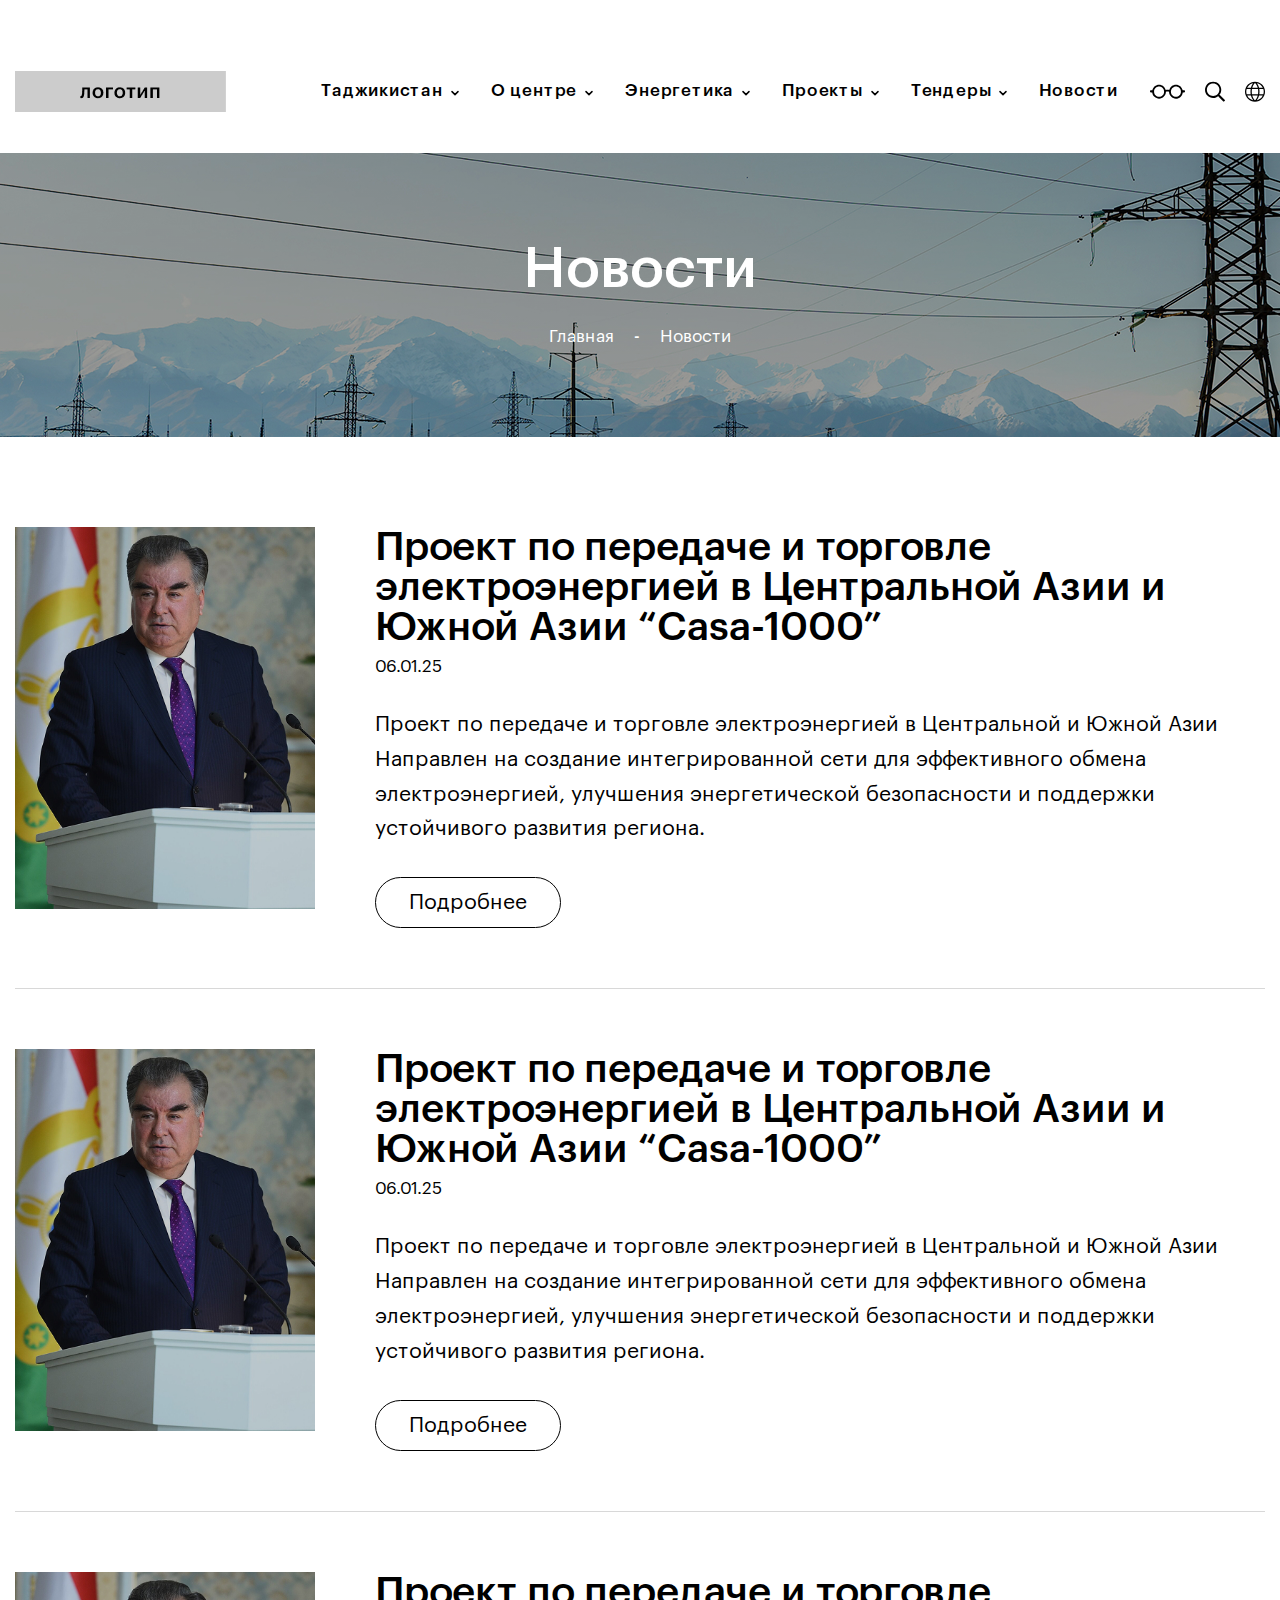
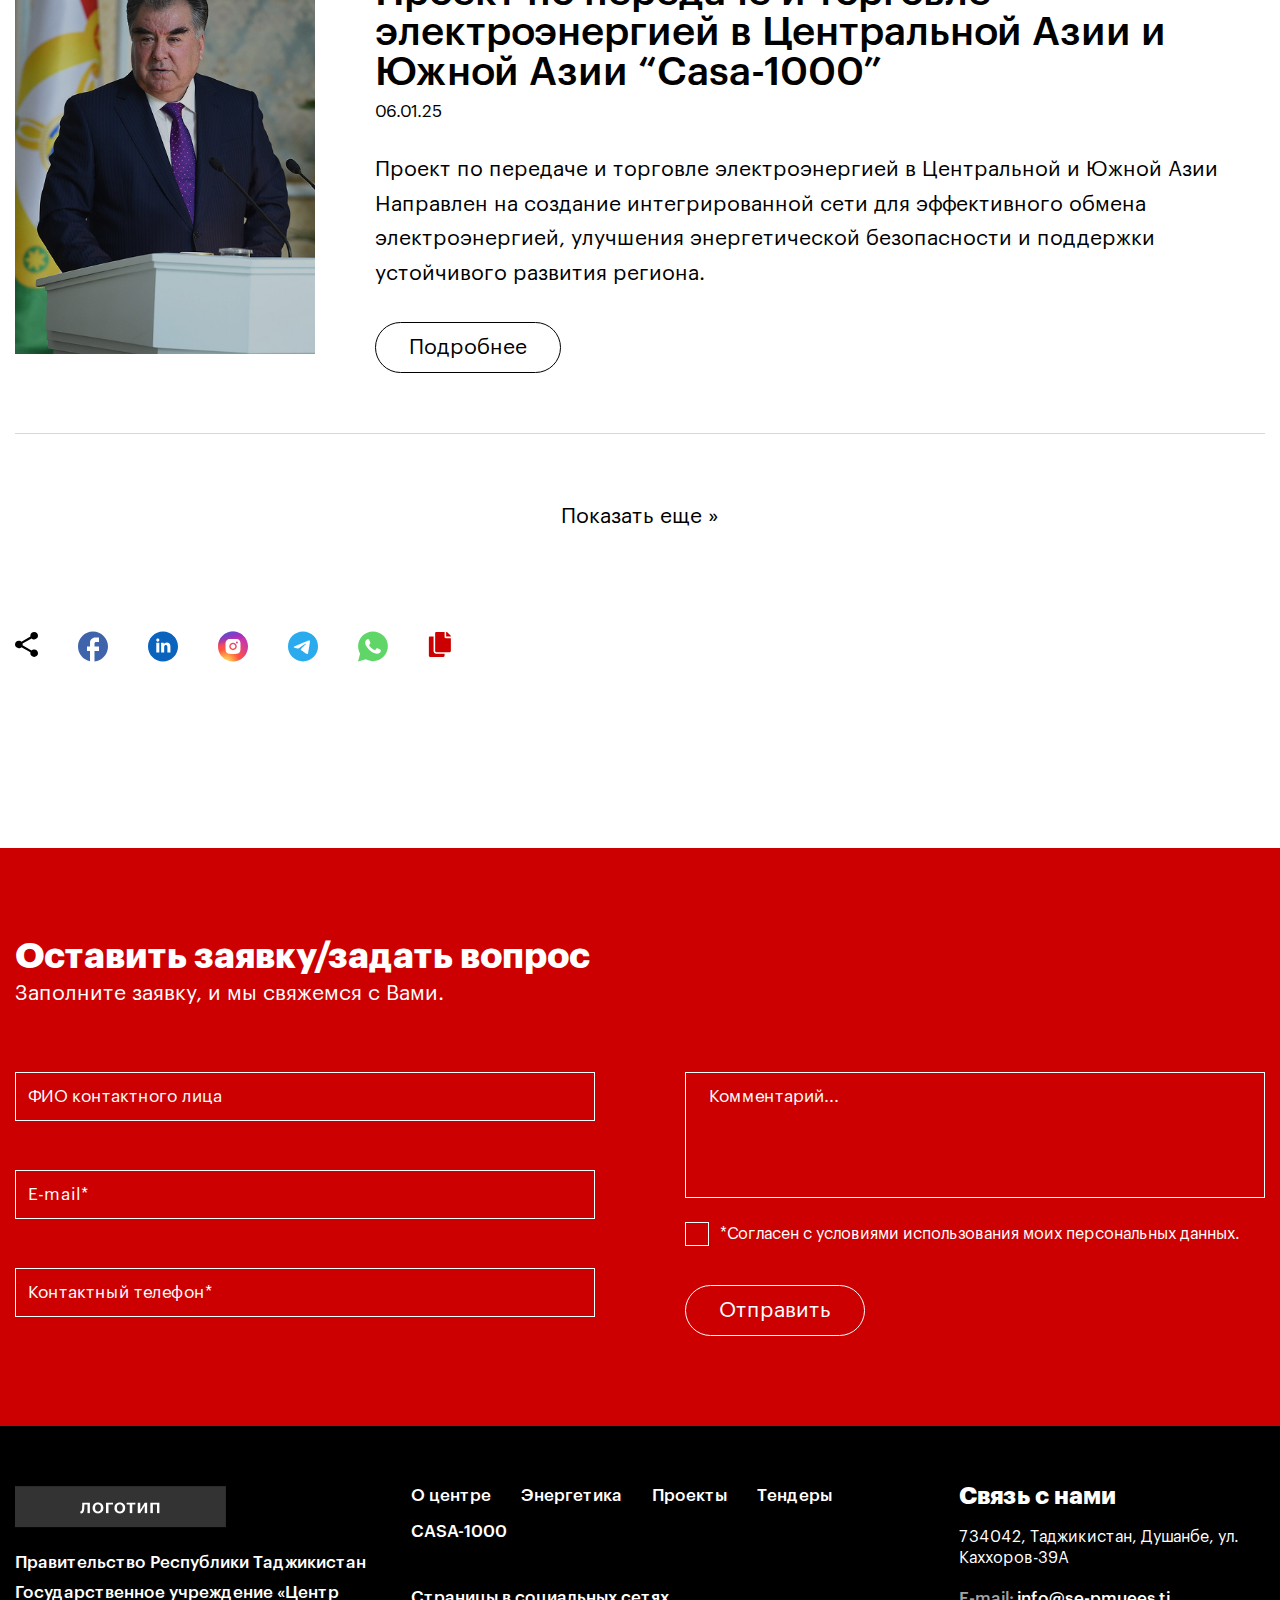
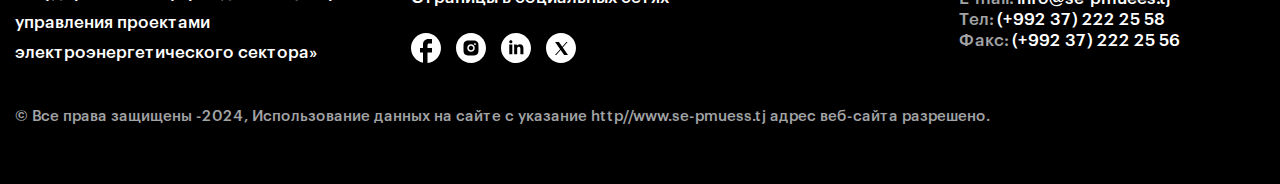
<file: news.html>
<!DOCTYPE html>
<html lang="ru">

<head>
	<title>Стартовая сборка</title>
	<meta charset="UTF-8">
	<meta name="format-detection" content="telephone=no">
	<link rel="stylesheet" href="assets/css/style.css">
	<link rel="shortcut icon" href="favicon.ico">
	<meta name="viewport" content="width=device-width, initial-scale=1.0">

	<script>
		const LOCALIZATION = 'Russian'; // English, Spanish... Ключ локализации. При необходимости изменять в соответствии с ответом сервера.
	</script>
</head>

<body>
	<div class="wrapper">
		<header class="header">
			<div class="header__container _container">
				<div class="header__top">
					<div class="header__slogan">Высказывание нашего Лидера нации о энергетики Таджикистана !</div>
				</div>
				<div class="header__bottom">
					<div class="header__left">
						<a href="#" class="logo">
							<img src="assets/img/logo2.png" alt="logo">
						</a>
					</div>
					<div class="header__right">
						<div class="menu" data-menu="main-menu">
							<nav class="menu__body" data-menu-container="main-menu">
								<button class="menu__close" type="button" data-menu-close>
									<?xml version="1.0" encoding="utf-8"?>
									<svg width="50px" height="50px" viewBox="0 -0.5 25 25" fill="none" xmlns="http://www.w3.org/2000/svg">
										<path d="M6.96967 16.4697C6.67678 16.7626 6.67678 17.2374 6.96967 17.5303C7.26256 17.8232 7.73744 17.8232 8.03033 17.5303L6.96967 16.4697ZM13.0303 12.5303C13.3232 12.2374 13.3232 11.7626 13.0303 11.4697C12.7374 11.1768 12.2626 11.1768 11.9697 11.4697L13.0303 12.5303ZM11.9697 11.4697C11.6768 11.7626 11.6768 12.2374 11.9697 12.5303C12.2626 12.8232 12.7374 12.8232 13.0303 12.5303L11.9697 11.4697ZM18.0303 7.53033C18.3232 7.23744 18.3232 6.76256 18.0303 6.46967C17.7374 6.17678 17.2626 6.17678 16.9697 6.46967L18.0303 7.53033ZM13.0303 11.4697C12.7374 11.1768 12.2626 11.1768 11.9697 11.4697C11.6768 11.7626 11.6768 12.2374 11.9697 12.5303L13.0303 11.4697ZM16.9697 17.5303C17.2626 17.8232 17.7374 17.8232 18.0303 17.5303C18.3232 17.2374 18.3232 16.7626 18.0303 16.4697L16.9697 17.5303ZM11.9697 12.5303C12.2626 12.8232 12.7374 12.8232 13.0303 12.5303C13.3232 12.2374 13.3232 11.7626 13.0303 11.4697L11.9697 12.5303ZM8.03033 6.46967C7.73744 6.17678 7.26256 6.17678 6.96967 6.46967C6.67678 6.76256 6.67678 7.23744 6.96967 7.53033L8.03033 6.46967ZM8.03033 17.5303L13.0303 12.5303L11.9697 11.4697L6.96967 16.4697L8.03033 17.5303ZM13.0303 12.5303L18.0303 7.53033L16.9697 6.46967L11.9697 11.4697L13.0303 12.5303ZM11.9697 12.5303L16.9697 17.5303L18.0303 16.4697L13.0303 11.4697L11.9697 12.5303ZM13.0303 11.4697L8.03033 6.46967L6.96967 7.53033L11.9697 12.5303L13.0303 11.4697Z" fill="#000000" />
									</svg>
								</button>
								<ul class="menu__list">
									<li class="menu__item" data-menu-item>
										<a class="menu__link" href="#">Таджикистан</a>
										<button class="menu__arrow" type="button" data-menu-control>
											<svg xmlns="http://www.w3.org/2000/svg" width="8" height="6" viewBox="0 0 8 6" fill="none">
												<path d="M1 1.59998L4 4.59998L7 1.59998" stroke="currentColor" stroke-width="1.5" stroke-linecap="round" stroke-linejoin="round" />
											</svg>
										</button>
										<ul class="menu__sub-list menu__sub-list_level-1" data-menu-submenu>
											<li class="menu__sub-item" data-menu-item><a class="menu__sub-link" href="#">Sub Link 1</a></li>
											<li class="menu__sub-item" data-menu-item><a class="menu__sub-link" href="#">Sub Link 3</a></li>
										</ul>
									</li>
									<li class="menu__item" data-menu-item>
										<a class="menu__link" href="#">О центре</a>
										<button class="menu__arrow" type="button" data-menu-control>
											<svg xmlns="http://www.w3.org/2000/svg" width="8" height="6" viewBox="0 0 8 6" fill="none">
												<path d="M1 1.59998L4 4.59998L7 1.59998" stroke="currentColor" stroke-width="1.5" stroke-linecap="round" stroke-linejoin="round" />
											</svg>
										</button>
										<ul class="menu__sub-list menu__sub-list_level-1" data-menu-submenu>
											<li class="menu__sub-item" data-menu-item><a class="menu__sub-link" href="#">Sub Link 1</a></li>
											<li class="menu__sub-item" data-menu-item><a class="menu__sub-link" href="#">Sub Link 2</a></li>
										</ul>
									</li>
									<li class="menu__item" data-menu-item>
										<a class="menu__link" href="#">Энергетика</a>
										<button class="menu__arrow" type="button" data-menu-control>
											<svg xmlns="http://www.w3.org/2000/svg" width="8" height="6" viewBox="0 0 8 6" fill="none">
												<path d="M1 1.59998L4 4.59998L7 1.59998" stroke="currentColor" stroke-width="1.5" stroke-linecap="round" stroke-linejoin="round" />
											</svg>
										</button>
										<ul class="menu__sub-list menu__sub-list_level-1" data-menu-submenu>
											<li class="menu__sub-item" data-menu-item><a class="menu__sub-link" href="#">Sub Link 1</a></li>
											<li class="menu__sub-item" data-menu-item><a class="menu__sub-link" href="#">Sub Link 2</a></li>
										</ul>
									</li>
									<li class="menu__item" data-menu-item>
										<a class="menu__link" href="#">Проекты</a>
										<button class="menu__arrow" type="button" data-menu-control>
											<svg xmlns="http://www.w3.org/2000/svg" width="8" height="6" viewBox="0 0 8 6" fill="none">
												<path d="M1 1.59998L4 4.59998L7 1.59998" stroke="currentColor" stroke-width="1.5" stroke-linecap="round" stroke-linejoin="round" />
											</svg>
										</button>
										<ul class="menu__sub-list menu__sub-list_level-1" data-menu-submenu>
											<li class="menu__sub-item" data-menu-item><a class="menu__sub-link" href="#">Sub Link 1</a></li>
											<li class="menu__sub-item" data-menu-item><a class="menu__sub-link" href="#">Sub Link 2</a></li>
										</ul>
									</li>
									<li class="menu__item" data-menu-item>
										<a class="menu__link" href="#">Тендеры</a>
										<button class="menu__arrow" type="button" data-menu-control>
											<svg xmlns="http://www.w3.org/2000/svg" width="8" height="6" viewBox="0 0 8 6" fill="none">
												<path d="M1 1.59998L4 4.59998L7 1.59998" stroke="currentColor" stroke-width="1.5" stroke-linecap="round" stroke-linejoin="round" />
											</svg>
										</button>
										<ul class="menu__sub-list menu__sub-list_level-1" data-menu-submenu>
											<li class="menu__sub-item" data-menu-item><a class="menu__sub-link" href="#">Sub Link 1</a></li>
											<li class="menu__sub-item" data-menu-item><a class="menu__sub-link" href="#">Sub Link 2</a></li>
										</ul>
									</li>
									<li class="menu__item" data-menu-item>
										<a class="menu__link" href="#">Новости</a>
									</li>
								</ul>
							</nav>
						</div>
						<div class="header__actions header-actions">
							<button class="header-actions__action" type="button">
								<svg xmlns="http://www.w3.org/2000/svg" width="35" height="15" viewBox="0 0 35 15" fill="none">
									<path d="M9.07687 14.67C12.8381 14.67 15.8719 11.5475 15.9338 7.78324C16.4363 7.59936 16.9662 7.50568 17.5 7.50635C17.9688 7.50635 18.5363 7.58163 19.0662 7.78324C19.1281 11.5858 22.1619 14.67 25.9231 14.67C29.4875 14.67 32.3981 11.9125 32.7556 8.40021H34.2231C34.7781 8.40021 35 8.06014 35 7.59439V7.11588C35 6.63737 34.7781 6.31006 34.2231 6.31006H32.6688C32.04 3.11233 29.265 0.669998 25.9225 0.669998C22.7163 0.669998 20.0275 2.92347 19.2756 5.95788C18.7081 5.73138 18.0419 5.65546 17.4994 5.65546C16.9569 5.65546 16.2906 5.73138 15.7238 5.95788C14.9588 2.92347 12.2706 0.669998 9.07625 0.669998C5.73438 0.669998 2.95937 3.11233 2.33 6.31006H0.776875C0.209375 6.31006 0 6.63737 0 7.11588V7.59439C0 8.06014 0.209375 8.40021 0.776875 8.40021H2.24437C2.42294 10.1225 3.21994 11.7162 4.48164 12.874C5.74334 14.0318 7.38034 14.6716 9.07687 14.67ZM9.07687 12.7815C8.41915 12.7821 7.76776 12.6502 7.16 12.3935C6.55224 12.1368 6.00003 11.7603 5.53498 11.2855C5.06992 10.8107 4.70115 10.247 4.44977 9.62652C4.1984 9.00607 4.06934 8.3411 4.07 7.66968C4.07 4.84964 6.31375 2.55917 9.07625 2.55917C11.8269 2.55917 14.0837 4.84964 14.0837 7.66968C14.0864 8.34167 13.9587 9.00755 13.708 9.62892C13.4573 10.2503 13.0887 10.8148 12.6232 11.2901C12.1578 11.7653 11.6048 12.1417 10.9961 12.3977C10.3874 12.6536 9.73516 12.7841 9.07687 12.7815ZM25.9231 12.7815C25.2648 12.7841 24.6126 12.6536 24.0039 12.3977C23.3952 12.1417 22.8422 11.7653 22.3768 11.2901C21.9113 10.8148 21.5427 10.2503 21.292 9.62892C21.0413 9.00755 20.9136 8.34167 20.9163 7.66968C20.9146 6.99803 21.043 6.33267 21.294 5.71183C21.5451 5.09099 21.9138 4.52692 22.3791 4.05202C22.8444 3.57712 23.397 3.20076 24.0052 2.94457C24.6134 2.68837 25.2652 2.5574 25.9231 2.55917C28.6856 2.55917 30.9306 4.84964 30.9306 7.66968C30.9312 8.34113 30.8021 9.00611 30.5506 9.62657C30.2992 10.247 29.9303 10.8108 29.4652 11.2856C29.0001 11.7604 28.4479 12.1369 27.8401 12.3936C27.2323 12.6502 26.5809 12.7821 25.9231 12.7815Z" fill="currentColor" />
								</svg>
							</button>
							<button class="header-actions__action" type="button">
								<svg xmlns="http://www.w3.org/2000/svg" width="20" height="21" viewBox="0 0 20 21" fill="none">
									<path d="M8.125 15.045C7.26562 15.045 6.45182 14.8822 5.68359 14.5567C4.92839 14.2312 4.26758 13.7852 3.70117 13.2188C3.13477 12.6524 2.6888 11.9916 2.36328 11.2364C2.03776 10.4682 1.875 9.65437 1.875 8.795C1.875 7.93562 2.03776 7.12182 2.36328 6.35359C2.6888 5.59838 3.13477 4.93758 3.70117 4.37117C4.26758 3.80476 4.92839 3.3588 5.68359 3.03328C6.45182 2.70776 7.26562 2.545 8.125 2.545C8.98438 2.545 9.79818 2.70776 10.5664 3.03328C11.3216 3.3588 11.9824 3.80476 12.5488 4.37117C13.1152 4.93758 13.5612 5.59838 13.8867 6.35359C14.2122 7.12182 14.375 7.93562 14.375 8.795C14.375 9.65437 14.2122 10.4682 13.8867 11.2364C13.5612 11.9916 13.1152 12.6524 12.5488 13.2188C11.9824 13.7852 11.3216 14.2312 10.5664 14.5567C9.79818 14.8822 8.98438 15.045 8.125 15.045ZM19.8633 18.9903L15.1172 14.2442C15.0781 14.2052 15.0293 14.1726 14.9707 14.1466C14.9121 14.1205 14.8503 14.1075 14.7852 14.1075H14.2773C14.8893 13.3914 15.3711 12.5808 15.7227 11.6759C16.0742 10.7709 16.25 9.81062 16.25 8.795C16.25 7.67521 16.0352 6.62052 15.6055 5.63094C15.1888 4.64135 14.6126 3.77872 13.877 3.04305C13.1413 2.30737 12.2786 1.7312 11.2891 1.31453C10.2995 0.884842 9.24479 0.669998 8.125 0.669998C7.00521 0.669998 5.95052 0.884842 4.96094 1.31453C3.97135 1.7312 3.10872 2.30737 2.37305 3.04305C1.63737 3.77872 1.0612 4.64135 0.644531 5.63094C0.214844 6.62052 0 7.67521 0 8.795C0 9.91479 0.214844 10.9695 0.644531 11.9591C1.0612 12.9486 1.63737 13.8113 2.37305 14.547C3.10872 15.2826 3.97135 15.8588 4.96094 16.2755C5.95052 16.7052 7.00521 16.92 8.125 16.92C9.14062 16.92 10.1009 16.7442 11.0059 16.3927C11.9108 16.0411 12.7214 15.5593 13.4375 14.9473V15.4552C13.4375 15.5203 13.4505 15.5821 13.4766 15.6407C13.5026 15.6993 13.5352 15.7481 13.5742 15.7872L18.3203 20.5333C18.4115 20.6244 18.5221 20.67 18.6523 20.67C18.7826 20.67 18.8932 20.6244 18.9844 20.5333L19.8633 19.6544C19.9544 19.5632 20 19.4526 20 19.3223C20 19.1921 19.9544 19.0815 19.8633 18.9903Z" fill="currentColor" />
								</svg>
							</button>
							<button class="header-actions__action" type="button">
								<svg xmlns="http://www.w3.org/2000/svg" width="20" height="21" viewBox="0 0 20 21" fill="none">
									<path d="M11.875 19.1856C12.3698 18.5476 12.7995 17.838 13.1641 17.0567C13.5286 16.2755 13.8216 15.4356 14.043 14.5372H17.8125C17.513 15.1231 17.1615 15.67 16.7578 16.1778C16.3411 16.6726 15.8822 17.1186 15.3809 17.5157C14.8796 17.9128 14.3294 18.2546 13.7305 18.5411C13.1445 18.8276 12.526 19.0424 11.875 19.1856ZM2.1875 14.5372H5.95703C6.17839 15.4356 6.47135 16.2755 6.83594 17.0567C7.20052 17.838 7.63021 18.5476 8.125 19.1856C7.47396 19.0424 6.85547 18.8276 6.26953 18.5411C5.67057 18.2546 5.11719 17.9128 4.60938 17.5157C4.10156 17.1186 3.64583 16.6661 3.24219 16.1583C2.83854 15.6635 2.48698 15.1231 2.1875 14.5372ZM1.67969 8.09187H5.68359C5.55339 8.92521 5.48828 9.77807 5.48828 10.6505C5.48828 11.5229 5.55339 12.3887 5.68359 13.2481H1.67969C1.41927 12.4148 1.28906 11.5554 1.28906 10.67C1.28906 9.78458 1.41927 8.92521 1.67969 8.09187ZM8.125 2.15437C7.63021 2.79239 7.19727 3.50203 6.82617 4.28328C6.45508 5.06453 6.15885 5.90437 5.9375 6.80281H2.1875C2.48698 6.21687 2.83854 5.67 3.24219 5.16219C3.65885 4.66739 4.12109 4.22143 4.62891 3.8243C5.13672 3.42716 5.68359 3.08536 6.26953 2.7989C6.85547 2.51245 7.47396 2.2976 8.125 2.15437ZM17.8125 6.80281H14.0625C13.8411 5.90437 13.5449 5.06453 13.1738 4.28328C12.8027 3.50203 12.3698 2.79239 11.875 2.15437C12.526 2.2976 13.1445 2.51245 13.7305 2.7989C14.3164 3.08536 14.8633 3.42716 15.3711 3.8243C15.8789 4.22143 16.3411 4.66739 16.7578 5.16219C17.1615 5.67 17.513 6.21687 17.8125 6.80281ZM10 2.01765C10.6771 2.62963 11.2402 3.36205 11.6895 4.21492C12.1387 5.06778 12.4805 5.93042 12.7148 6.80281H7.28516C7.51953 5.91739 7.86133 5.05151 8.31055 4.20515C8.75977 3.3588 9.32292 2.62963 10 2.01765ZM6.99219 13.2481C6.84896 12.4148 6.77734 11.5619 6.77734 10.6895C6.77734 9.81713 6.84896 8.95125 6.99219 8.09187H13.0078C13.151 8.95125 13.2227 9.81713 13.2227 10.6895C13.2227 11.5619 13.151 12.4148 13.0078 13.2481H6.99219ZM10 19.3223C9.375 18.7624 8.83138 18.0723 8.36914 17.252C7.9069 16.4317 7.54557 15.5268 7.28516 14.5372H12.7148C12.4544 15.5268 12.0931 16.4317 11.6309 17.252C11.1686 18.0723 10.625 18.7624 10 19.3223ZM18.3203 13.2481H14.3164C14.4466 12.3887 14.5117 11.5229 14.5117 10.6505C14.5117 9.77807 14.4466 8.92521 14.3164 8.09187H18.3203C18.5807 8.92521 18.7109 9.78458 18.7109 10.67C18.7109 11.5554 18.5807 12.4148 18.3203 13.2481ZM20 10.67C20 9.28979 19.7396 7.99422 19.2188 6.78328C18.6849 5.55932 17.9655 4.49487 17.0605 3.58992C16.1556 2.68497 15.0977 1.97208 13.8867 1.45125C12.6758 0.930414 11.3802 0.669998 10 0.669998C8.61979 0.669998 7.32422 0.930414 6.11328 1.45125C4.90234 1.97208 3.8444 2.68497 2.93945 3.58992C2.03451 4.49487 1.3151 5.55281 0.78125 6.76375C0.260417 7.98771 0 9.28979 0 10.67C0 12.0502 0.260417 13.3458 0.78125 14.5567C1.30208 15.7807 2.01497 16.8451 2.91992 17.7501C3.82487 18.655 4.88932 19.3679 6.11328 19.8887C7.32422 20.4096 8.61979 20.67 10 20.67C11.3802 20.67 12.6758 20.4096 13.8867 19.8887C15.0977 19.3679 16.1556 18.655 17.0605 17.7501C17.9655 16.8451 18.6849 15.7807 19.2188 14.5567C19.7396 13.3458 20 12.0502 20 10.67Z" fill="currentColor" />
								</svg>
							</button>
							<button class="header-actions__action menu-icon" type="button" data-menu-icon="main-menu"></button>
						</div>
					</div>
				</div>
			</div>
		</header>

		<main class="page">

			<div class="page-inner">

				<section class="inner-head">
					<div class="inner-head__container _container">
						<div class="inner-head__body">
							<h1 class="inner-head__title">Новости</h1>
							<nav class="breadcrumbs">
								<ul class="breadcrumbs__list">
									<li class="breadcrumbs__item"><a class="breadcrumbs__link" href="#" title="Главная">Главная</a></li>
									<li class="breadcrumbs__item"><span class="breadcrumbs__current" title="Новости">Новости</span></li>
								</ul>
							</nav>
						</div>
					</div>
					<figure class="inner-head__bg _ibg">
						<img src="assets/img/ih.jpg" alt="img">
					</figure>
				</section>

				<div class="page-inner__container _container">
					<div class="page-inner__body">
						<div class="page-inner__content">
							<div class="news-list">
								<div class="news-list__body">
									<div class="news-list__item news-list-item">
										<figure class="news-list-item__photo">
											<img src="assets/img/persone.jpg" alt="photo">
										</figure>
										<div class="news-list-item__content">
											<div class="news-list-item__head">
												<h3 class="news-list-item__title">Проект по передаче и торговле электроэнергией в Центральной Азии и Южной Азии “Casa-1000”</h3>
												<div class="news-list-item__date">06.01.25</div>
											</div>
											<div class="news-list-item__text _typography">
												<p>Проект по передаче и торговле электроэнергией в Центральной и Южной Азии Направлен на создание интегрированной сети для эффективного обмена электроэнергией, улучшения энергетической безопасности и поддержки устойчивого развития региона.</p>
											</div>
											<div class="news-list-item__footer">
												<a class="news-list-item__btn btn btn_w" href="#">Подробнее</a>
											</div>
										</div>
									</div>
									<div class="news-list__item news-list-item">
										<figure class="news-list-item__photo">
											<img src="assets/img/persone.jpg" alt="photo">
										</figure>
										<div class="news-list-item__content">
											<div class="news-list-item__head">
												<h3 class="news-list-item__title">Проект по передаче и торговле электроэнергией в Центральной Азии и Южной Азии “Casa-1000”</h3>
												<div class="news-list-item__date">06.01.25</div>
											</div>
											<div class="news-list-item__text _typography">
												<p>Проект по передаче и торговле электроэнергией в Центральной и Южной Азии Направлен на создание интегрированной сети для эффективного обмена электроэнергией, улучшения энергетической безопасности и поддержки устойчивого развития региона.</p>
											</div>
											<div class="news-list-item__footer">
												<a class="news-list-item__btn btn btn_w" href="#">Подробнее</a>
											</div>
										</div>
									</div>
									<div class="news-list__item news-list-item">
										<figure class="news-list-item__photo">
											<img src="assets/img/persone.jpg" alt="photo">
										</figure>
										<div class="news-list-item__content">
											<div class="news-list-item__head">
												<h3 class="news-list-item__title">Проект по передаче и торговле электроэнергией в Центральной Азии и Южной Азии “Casa-1000”</h3>
												<div class="news-list-item__date">06.01.25</div>
											</div>
											<div class="news-list-item__text _typography">
												<p>Проект по передаче и торговле электроэнергией в Центральной и Южной Азии Направлен на создание интегрированной сети для эффективного обмена электроэнергией, улучшения энергетической безопасности и поддержки устойчивого развития региона.</p>
											</div>
											<div class="news-list-item__footer">
												<a class="news-list-item__btn btn btn_w" href="#">Подробнее</a>
											</div>
										</div>
									</div>
								</div>
								<div class="news-list__footer">
									<a class="news-list__btn btn_trans" href="#">Показать еще »</a>
								</div>
							</div>
							<div class="page-inner__socials">
								<a href="#">
									<svg xmlns="http://www.w3.org/2000/svg" width="23" height="26" viewBox="0 0 23 26" fill="none">
										<path d="M19.1667 25.8999C18.1019 25.8999 17.1968 25.5353 16.4514 24.8062C15.706 24.077 15.3333 23.1916 15.3333 22.1499C15.3333 22.0249 15.3653 21.7332 15.4292 21.2749L6.45278 16.1499C6.11204 16.4624 5.71806 16.7074 5.27083 16.8849C4.82361 17.0624 4.34444 17.1507 3.83333 17.1499C2.76852 17.1499 1.86343 16.7853 1.11806 16.0562C0.372685 15.327 0 14.4416 0 13.3999C0 12.3582 0.372685 11.4728 1.11806 10.7437C1.86343 10.0145 2.76852 9.6499 3.83333 9.6499C4.34444 9.6499 4.82361 9.73865 5.27083 9.91615C5.71806 10.0937 6.11204 10.3382 6.45278 10.6499L15.4292 5.5249C15.3866 5.37907 15.3602 5.23865 15.3499 5.10365C15.3397 4.96865 15.3342 4.8174 15.3333 4.6499C15.3333 3.60824 15.706 2.72282 16.4514 1.99365C17.1968 1.26449 18.1019 0.899902 19.1667 0.899902C20.2315 0.899902 21.1366 1.26449 21.8819 1.99365C22.6273 2.72282 23 3.60824 23 4.6499C23 5.69157 22.6273 6.57699 21.8819 7.30615C21.1366 8.03532 20.2315 8.3999 19.1667 8.3999C18.6556 8.3999 18.1764 8.31115 17.7292 8.13365C17.2819 7.95615 16.888 7.71157 16.5472 7.3999L7.57083 12.5249C7.61343 12.6707 7.64026 12.8116 7.65133 12.9474C7.66241 13.0832 7.66752 13.2341 7.66667 13.3999C7.66581 13.5657 7.6607 13.717 7.65133 13.8537C7.64196 13.9903 7.61513 14.1307 7.57083 14.2749L16.5472 19.3999C16.888 19.0874 17.2819 18.8428 17.7292 18.6662C18.1764 18.4895 18.6556 18.4007 19.1667 18.3999C20.2315 18.3999 21.1366 18.7645 21.8819 19.4937C22.6273 20.2228 23 21.1082 23 22.1499C23 23.1916 22.6273 24.077 21.8819 24.8062C21.1366 25.5353 20.2315 25.8999 19.1667 25.8999Z" fill="black" />
									</svg>
								</a>
								<a href="#">
									<svg xmlns="http://www.w3.org/2000/svg" width="30" height="31" viewBox="0 0 30 31" fill="none">
										<path d="M30 15.4375C30 7.13674 23.28 0.399902 15 0.399902C6.72 0.399902 0 7.13674 0 15.4375C0 22.7157 5.16 28.7758 12 30.1743V19.9488H9V15.4375H12V11.6781C12 8.77584 14.355 6.41494 17.25 6.41494H21V10.9262H18C17.175 10.9262 16.5 11.6029 16.5 12.43V15.4375H21V19.9488H16.5V30.3999C24.075 29.648 30 23.242 30 15.4375Z" fill="#3F64AB" />
									</svg>
								</a>
								<a href="#">
									<svg xmlns="http://www.w3.org/2000/svg" width="30" height="31" viewBox="0 0 30 31" fill="none">
										<path d="M15 0.399902C6.71563 0.399902 0 7.11553 0 15.3999C0 23.6843 6.71563 30.3999 15 30.3999C23.2844 30.3999 30 23.6843 30 15.3999C30 7.11553 23.2844 0.399902 15 0.399902ZM11.3281 21.6171H8.29062V11.8421H11.3281V21.6171ZM9.79062 10.6421C8.83125 10.6421 8.21094 9.9624 8.21094 9.12178C8.21094 8.26397 8.85 7.60459 9.82969 7.60459C10.8094 7.60459 11.4094 8.26397 11.4281 9.12178C11.4281 9.9624 10.8094 10.6421 9.79062 10.6421ZM22.4219 21.6171H19.3844V16.1999C19.3844 14.939 18.9438 14.0827 17.8453 14.0827C17.0063 14.0827 16.5078 14.6624 16.2875 15.2202C16.2063 15.4187 16.1859 15.6999 16.1859 15.9796V21.6155H13.1469V14.9593C13.1469 13.739 13.1078 12.7187 13.0672 11.8405H15.7063L15.8453 13.1983H15.9063C16.3063 12.5608 17.2859 11.6202 18.925 11.6202C20.9234 11.6202 22.4219 12.9593 22.4219 15.8374V21.6171Z" fill="#0A63BC" />
									</svg>
								</a>
								<a href="#">
									<svg xmlns="http://www.w3.org/2000/svg" width="30" height="31" viewBox="0 0 30 31" fill="none">
										<path fill-rule="evenodd" clip-rule="evenodd" d="M12.3486 12.7482C13.0519 12.045 14.0057 11.6499 15.0002 11.6499C15.9948 11.6499 16.9486 12.045 17.6519 12.7482C18.355 13.4513 18.7502 14.4053 18.7502 15.3999C18.7502 16.3942 18.355 17.3481 17.6519 18.0513C16.9486 18.7544 15.9948 19.1495 15.0002 19.1495C14.0057 19.1495 13.0519 18.7544 12.3486 18.0513C11.6453 17.3481 11.2504 16.3942 11.2504 15.3999C11.2504 14.4053 11.6453 13.4513 12.3486 12.7482ZM15.8613 13.3209C15.5883 13.2078 15.2957 13.1499 15.0002 13.1499C14.6979 13.1499 14.4011 13.2111 14.1271 13.3264C13.8618 13.4385 13.6177 13.6011 13.4101 13.8087C13.1292 14.0896 12.9304 14.4371 12.8287 14.814C12.7776 15.0033 12.7511 15.2003 12.7511 15.3999C12.7511 15.9965 12.988 16.5688 13.4101 16.9907C13.832 17.4126 14.4044 17.6495 15.0009 17.6495C15.2186 17.6495 15.4347 17.618 15.6425 17.5562C15.7169 17.5338 15.7901 17.5078 15.8621 17.4781C16.1349 17.365 16.383 17.1995 16.5919 16.9904C16.7164 16.8658 16.8254 16.7274 16.9173 16.578C16.9796 16.4769 17.0338 16.3707 17.0795 16.2605C17.1925 15.9873 17.2505 15.6947 17.2505 15.3992C17.2505 15.104 17.1923 14.8114 17.0792 14.5382C16.966 14.2654 16.8003 14.0175 16.5914 13.8083C16.3823 13.5996 16.1343 13.4341 15.8613 13.3209Z" fill="url(#paint0_radial_317_366)" />
										<path d="M18.2756 10.7996C18.4514 10.6238 18.6898 10.5249 18.9384 10.5249C19.1871 10.5249 19.4255 10.6238 19.6013 10.7996C19.777 10.9753 19.8759 11.2137 19.8759 11.4624C19.8759 11.7111 19.777 11.9495 19.6013 12.1252C19.4255 12.301 19.1871 12.3999 18.9384 12.3999C18.6898 12.3999 18.4514 12.301 18.2756 12.1252C18.0996 11.9495 18.0009 11.7111 18.0009 11.4624C18.0009 11.3137 18.0361 11.1691 18.102 11.0391C18.1463 10.9512 18.2047 10.8702 18.2756 10.7996Z" fill="url(#paint1_radial_317_366)" />
										<path fill-rule="evenodd" clip-rule="evenodd" d="M15 30.3999C23.2842 30.3999 30 23.6843 30 15.3999C30 7.11548 23.2842 0.399902 15 0.399902C6.71576 0.399902 0 7.11548 0 15.3999C0 23.6843 6.71576 30.3999 15 30.3999ZM17.413 7.91711C17.0433 7.90649 16.615 7.9021 15.7712 7.8999L14.2293 7.90063C13.9871 7.8999 13.7448 7.90063 13.5026 7.90283C13.1977 7.9054 12.893 7.91052 12.5883 7.91785L12.4427 7.92224L12.176 7.93286L11.9088 7.94495C11.1101 7.9823 10.5663 8.10828 10.0878 8.29358C9.84009 8.38696 9.60388 8.50635 9.38306 8.64954C9.1582 8.79529 8.94928 8.96594 8.76031 9.1582C8.37799 9.53284 8.08209 9.98657 7.89349 10.4872C7.79883 10.7314 7.71973 10.9929 7.65985 11.2965C7.60254 11.5876 7.56299 11.9176 7.54468 12.3083L7.54358 12.3318C7.53497 12.5211 7.52802 12.6801 7.52216 12.8423L7.51685 12.9877C7.50385 13.5348 7.49835 14.0815 7.50037 14.6287V16.1708C7.49908 16.7179 7.50531 17.2646 7.51923 17.8118L7.52289 17.9572L7.54541 18.4911C7.58295 19.2898 7.70892 19.8344 7.89423 20.3123C7.99292 20.5748 8.12091 20.8242 8.27545 21.056C8.41571 21.2666 8.57794 21.4629 8.75958 21.6412C9.13422 22.0225 9.58759 22.3176 10.0878 22.5059C10.5663 22.6912 11.1108 22.8171 11.9088 22.8545C12.0868 22.8633 12.2648 22.871 12.4427 22.8779L12.5883 22.8823C13.1354 22.8959 13.6827 22.9014 14.23 22.8995H15.2117L15.7712 22.8988C16.1287 22.8981 16.4116 22.897 16.647 22.8948C16.9673 22.8922 17.1998 22.8878 17.413 22.8816L17.5583 22.8772L18.0925 22.8545C18.8904 22.8171 19.4348 22.6912 19.9125 22.5059C20.4133 22.3176 20.8669 22.0225 21.2415 21.6412C21.6231 21.2662 21.9183 20.8129 22.1063 20.3123C22.2909 19.8336 22.4183 19.2898 22.4559 18.4911L22.457 18.4677C22.4656 18.2783 22.4725 18.1194 22.4784 17.9572L22.4828 17.8118C22.4962 17.2646 22.5018 16.7179 22.5 16.1708V15.1882L22.4993 14.6287C22.4978 13.7849 22.4932 13.3568 22.4821 12.9877L22.4775 12.8423C22.4716 12.6735 22.4641 12.5079 22.4551 12.3083C22.4176 11.5096 22.2916 10.9651 22.1063 10.4872C21.9183 9.98657 21.6231 9.5332 21.2415 9.1582C20.8246 8.74219 20.4077 8.48401 19.9125 8.29358C19.4348 8.10828 18.8904 7.9823 18.0925 7.94495C17.8922 7.93579 17.7264 7.92847 17.5583 7.92224L17.413 7.91711Z" fill="url(#paint2_radial_317_366)" />
										<path fill-rule="evenodd" clip-rule="evenodd" d="M12.3486 12.7482C13.0519 12.045 14.0057 11.6499 15.0002 11.6499C15.9948 11.6499 16.9486 12.045 17.6519 12.7482C18.355 13.4513 18.7502 14.4053 18.7502 15.3999C18.7502 16.3942 18.355 17.3481 17.6519 18.0513C16.9486 18.7544 15.9948 19.1495 15.0002 19.1495C14.0057 19.1495 13.0519 18.7544 12.3486 18.0513C11.6453 17.3481 11.2504 16.3942 11.2504 15.3999C11.2504 14.4053 11.6453 13.4513 12.3486 12.7482ZM15.8613 13.3209C15.5883 13.2078 15.2957 13.1499 15.0002 13.1499C14.6979 13.1499 14.4011 13.2111 14.1271 13.3264C13.8618 13.4385 13.6177 13.6011 13.4101 13.8087C13.1292 14.0896 12.9304 14.4371 12.8287 14.814C12.7776 15.0033 12.7511 15.2003 12.7511 15.3999C12.7511 15.9965 12.988 16.5688 13.4101 16.9907C13.832 17.4126 14.4044 17.6495 15.0009 17.6495C15.2186 17.6495 15.4347 17.618 15.6425 17.5562C15.7169 17.5338 15.7901 17.5078 15.8621 17.4781C16.1349 17.365 16.383 17.1995 16.5919 16.9904C16.7164 16.8658 16.8254 16.7274 16.9173 16.578C16.9796 16.4769 17.0338 16.3707 17.0795 16.2605C17.1925 15.9873 17.2505 15.6947 17.2505 15.3992C17.2505 15.104 17.1923 14.8114 17.0792 14.5382C16.966 14.2654 16.8003 14.0175 16.5914 13.8083C16.3823 13.5996 16.1343 13.4341 15.8613 13.3209Z" fill="url(#paint3_radial_317_366)" />
										<path d="M18.2756 10.7996C18.4514 10.6238 18.6898 10.5249 18.9384 10.5249C19.1871 10.5249 19.4255 10.6238 19.6013 10.7996C19.777 10.9753 19.8759 11.2137 19.8759 11.4624C19.8759 11.7111 19.777 11.9495 19.6013 12.1252C19.4255 12.301 19.1871 12.3999 18.9384 12.3999C18.6898 12.3999 18.4514 12.301 18.2756 12.1252C18.0996 11.9495 18.0009 11.7111 18.0009 11.4624C18.0009 11.3137 18.0361 11.1691 18.102 11.0391C18.1463 10.9512 18.2047 10.8702 18.2756 10.7996Z" fill="url(#paint4_radial_317_366)" />
										<path fill-rule="evenodd" clip-rule="evenodd" d="M15 30.3999C23.2842 30.3999 30 23.6843 30 15.3999C30 7.11548 23.2842 0.399902 15 0.399902C6.71576 0.399902 0 7.11548 0 15.3999C0 23.6843 6.71576 30.3999 15 30.3999ZM17.413 7.91711C17.0433 7.90649 16.615 7.9021 15.7712 7.8999L14.2293 7.90063C13.9871 7.8999 13.7448 7.90063 13.5026 7.90283C13.1977 7.9054 12.893 7.91052 12.5883 7.91785L12.4427 7.92224L12.176 7.93286L11.9088 7.94495C11.1101 7.9823 10.5663 8.10828 10.0878 8.29358C9.84009 8.38696 9.60388 8.50635 9.38306 8.64954C9.1582 8.79529 8.94928 8.96594 8.76031 9.1582C8.37799 9.53284 8.08209 9.98657 7.89349 10.4872C7.79883 10.7314 7.71973 10.9929 7.65985 11.2965C7.60254 11.5876 7.56299 11.9176 7.54468 12.3083L7.54358 12.3318C7.53497 12.5211 7.52802 12.6801 7.52216 12.8423L7.51685 12.9877C7.50385 13.5348 7.49835 14.0815 7.50037 14.6287V16.1708C7.49908 16.7179 7.50531 17.2646 7.51923 17.8118L7.52289 17.9572L7.54541 18.4911C7.58295 19.2898 7.70892 19.8344 7.89423 20.3123C7.99292 20.5748 8.12091 20.8242 8.27545 21.056C8.41571 21.2666 8.57794 21.4629 8.75958 21.6412C9.13422 22.0225 9.58759 22.3176 10.0878 22.5059C10.5663 22.6912 11.1108 22.8171 11.9088 22.8545C12.0868 22.8633 12.2648 22.871 12.4427 22.8779L12.5883 22.8823C13.1354 22.8959 13.6827 22.9014 14.23 22.8995H15.2117L15.7712 22.8988C16.1287 22.8981 16.4116 22.897 16.647 22.8948C16.9673 22.8922 17.1998 22.8878 17.413 22.8816L17.5583 22.8772L18.0925 22.8545C18.8904 22.8171 19.4348 22.6912 19.9125 22.5059C20.4133 22.3176 20.8669 22.0225 21.2415 21.6412C21.6231 21.2662 21.9183 20.8129 22.1063 20.3123C22.2909 19.8336 22.4183 19.2898 22.4559 18.4911L22.457 18.4677C22.4656 18.2783 22.4725 18.1194 22.4784 17.9572L22.4828 17.8118C22.4962 17.2646 22.5018 16.7179 22.5 16.1708V15.1882L22.4993 14.6287C22.4978 13.7849 22.4932 13.3568 22.4821 12.9877L22.4775 12.8423C22.4716 12.6735 22.4641 12.5079 22.4551 12.3083C22.4176 11.5096 22.2916 10.9651 22.1063 10.4872C21.9183 9.98657 21.6231 9.5332 21.2415 9.1582C20.8246 8.74219 20.4077 8.48401 19.9125 8.29358C19.4348 8.10828 18.8904 7.9823 18.0925 7.94495C17.8922 7.93579 17.7264 7.92847 17.5583 7.92224L17.413 7.91711Z" fill="url(#paint5_radial_317_366)" />
										<defs>
											<radialGradient id="paint0_radial_317_366" cx="0" cy="0" r="1" gradientUnits="userSpaceOnUse" gradientTransform="translate(7.96875 32.7105) rotate(-90) scale(29.7322 27.6533)">
												<stop stop-color="#FFDD55" />
												<stop offset="0.1" stop-color="#FFDD55" />
												<stop offset="0.5" stop-color="#FF543E" />
												<stop offset="1" stop-color="#C837AB" />
											</radialGradient>
											<radialGradient id="paint1_radial_317_366" cx="0" cy="0" r="1" gradientUnits="userSpaceOnUse" gradientTransform="translate(7.96875 32.7105) rotate(-90) scale(29.7322 27.6533)">
												<stop stop-color="#FFDD55" />
												<stop offset="0.1" stop-color="#FFDD55" />
												<stop offset="0.5" stop-color="#FF543E" />
												<stop offset="1" stop-color="#C837AB" />
											</radialGradient>
											<radialGradient id="paint2_radial_317_366" cx="0" cy="0" r="1" gradientUnits="userSpaceOnUse" gradientTransform="translate(7.96875 32.7105) rotate(-90) scale(29.7322 27.6533)">
												<stop stop-color="#FFDD55" />
												<stop offset="0.1" stop-color="#FFDD55" />
												<stop offset="0.5" stop-color="#FF543E" />
												<stop offset="1" stop-color="#C837AB" />
											</radialGradient>
											<radialGradient id="paint3_radial_317_366" cx="0" cy="0" r="1" gradientUnits="userSpaceOnUse" gradientTransform="translate(-5.02512 2.56096) rotate(78.681) scale(13.2905 54.7837)">
												<stop stop-color="#3771C8" />
												<stop offset="0.128" stop-color="#3771C8" />
												<stop offset="1" stop-color="#6600FF" stop-opacity="0" />
											</radialGradient>
											<radialGradient id="paint4_radial_317_366" cx="0" cy="0" r="1" gradientUnits="userSpaceOnUse" gradientTransform="translate(-5.02512 2.56096) rotate(78.681) scale(13.2905 54.7837)">
												<stop stop-color="#3771C8" />
												<stop offset="0.128" stop-color="#3771C8" />
												<stop offset="1" stop-color="#6600FF" stop-opacity="0" />
											</radialGradient>
											<radialGradient id="paint5_radial_317_366" cx="0" cy="0" r="1" gradientUnits="userSpaceOnUse" gradientTransform="translate(-5.02512 2.56096) rotate(78.681) scale(13.2905 54.7837)">
												<stop stop-color="#3771C8" />
												<stop offset="0.128" stop-color="#3771C8" />
												<stop offset="1" stop-color="#6600FF" stop-opacity="0" />
											</radialGradient>
										</defs>
									</svg>
								</a>
								<a href="#">
									<svg xmlns="http://www.w3.org/2000/svg" width="30" height="31" viewBox="0 0 30 31" fill="none">
										<path fill-rule="evenodd" clip-rule="evenodd" d="M15 0.399902C18.9773 0.399902 22.7953 1.98143 25.6055 4.79346C28.4179 7.60548 30 11.4233 30 15.3999C30 19.3765 28.4179 23.1943 25.6055 26.0063C22.7953 28.8184 18.9773 30.3999 15 30.3999C11.0227 30.3999 7.20469 28.8184 4.39453 26.0063C1.58209 23.1943 0 19.3765 0 15.3999C0.000804948 11.4216 1.58156 7.60661 4.39453 4.79346C7.20469 1.98143 11.0227 0.399902 15 0.399902ZM21.1338 9.43018C20.5689 9.44047 19.7035 9.7417 15.5371 11.4741C14.0792 12.081 11.1632 13.3368 6.79004 15.2417C6.08051 15.5239 5.708 15.8 5.6748 16.0698C5.60918 16.5885 6.35653 16.7508 7.29395 17.0562C8.06021 17.305 9.09152 17.5963 9.62598 17.6079C10.1135 17.6185 10.6553 17.4174 11.2529 17.0063C15.3403 14.2485 17.4475 12.8547 17.5811 12.8247C17.6748 12.8036 17.8039 12.777 17.8906 12.855C17.9792 12.9326 17.9703 13.0795 17.9609 13.1196C17.8883 13.4361 14.0537 16.9234 13.8291 17.1567C12.9854 18.0333 12.0237 18.5705 13.5049 19.5464C14.7869 20.3908 15.533 20.9289 16.8525 21.7944C17.6961 22.3473 18.3568 23.0034 19.2285 22.9233C19.6293 22.8865 20.0443 22.5093 20.2529 21.3853C20.7498 18.7285 21.7272 12.9729 21.9521 10.6011C21.9732 10.3937 21.9475 10.1282 21.9287 10.0112C21.9076 9.89441 21.8658 9.72705 21.7158 9.604C21.5354 9.45811 21.258 9.42818 21.1338 9.43018Z" fill="url(#paint0_linear_317_373)" />
										<defs>
											<linearGradient id="paint0_linear_317_373" x1="1500" y1="0.399902" x2="1500" y2="3000.4" gradientUnits="userSpaceOnUse">
												<stop stop-color="#2AABEE" />
												<stop offset="1" stop-color="#229ED9" />
											</linearGradient>
										</defs>
									</svg>
								</a>
								<a href="#">
									<svg xmlns="http://www.w3.org/2000/svg" width="30" height="31" viewBox="0 0 30 31" fill="none">
										<path d="M14.9951 0.399902C18.973 0.401736 22.7064 1.94977 25.5137 4.75928C28.3215 7.56925 29.8668 11.3049 29.8652 15.2769C29.8615 23.4733 23.1911 30.1418 14.9961 30.1421H14.9893C12.5067 30.1419 10.0632 29.5195 7.88281 28.3325L0 30.3999L2.10938 22.6968C0.889288 20.5833 0.212228 18.203 0.132812 15.7554L0.125 15.2651C0.128384 7.06869 6.79879 0.399902 14.9951 0.399902ZM9.54395 8.14893C9.28726 8.14893 8.87009 8.24547 8.51758 8.63037C8.16453 9.01576 7.17107 9.94652 7.1709 11.8394C7.1709 13.7329 8.54992 15.5638 8.74219 15.8208C8.93604 16.0796 11.4056 20.088 15.3164 21.6304C18.5677 22.9125 19.2299 22.6576 19.9355 22.5933C20.6414 22.5291 22.2126 21.6619 22.5332 20.7632C22.854 19.8646 22.854 19.0941 22.7578 18.9331C22.6615 18.773 22.4049 18.677 22.0205 18.4849C21.6356 18.2925 19.7424 17.3604 19.3896 17.2319C19.0371 17.1037 18.7809 17.0404 18.5244 17.4253C18.2678 17.8099 17.5306 18.676 17.3057 18.9331C17.0813 19.1904 16.8564 19.2232 16.4717 19.0308C16.0865 18.8376 14.8466 18.4317 13.376 17.1206C12.2318 16.1004 11.4599 14.84 11.2354 14.4546C11.0109 14.0698 11.2113 13.8612 11.4043 13.6694C11.5771 13.497 11.7889 13.2201 11.9814 12.9956C12.1733 12.7709 12.2379 12.6106 12.3662 12.354C12.4947 12.0971 12.4301 11.8717 12.334 11.6792C12.2369 11.485 11.4896 9.58346 11.1475 8.82275C10.8591 8.18189 10.5555 8.16895 10.2812 8.15771C10.0568 8.14806 9.80026 8.14893 9.54395 8.14893Z" fill="url(#paint0_linear_317_378)" />
										<defs>
											<linearGradient id="paint0_linear_317_378" x1="1493.26" y1="3000.41" x2="1493.26" y2="0.399724" gradientUnits="userSpaceOnUse">
												<stop stop-color="#1FAF38" />
												<stop offset="1" stop-color="#60D669" />
											</linearGradient>
										</defs>
									</svg>
								</a>
								<a href="#">
									<svg xmlns="http://www.w3.org/2000/svg" width="23" height="26" viewBox="0 0 23 26" fill="none">
										<path d="M16.5795 22.7749V24.728C16.5795 25.3752 16.0519 25.8999 15.4009 25.8999H2.04381C1.39289 25.8999 0.865234 25.3752 0.865234 24.728V6.75928C0.865234 6.11206 1.39289 5.5874 2.04381 5.5874H5.57952V20.0405C5.57952 21.5483 6.81314 22.7749 8.32952 22.7749H16.5795ZM16.5795 5.97803V0.899902H8.32952C7.6786 0.899902 7.15095 1.42456 7.15095 2.07178V20.0405C7.15095 20.6877 7.6786 21.2124 8.32952 21.2124H21.6867C22.3376 21.2124 22.8652 20.6877 22.8652 20.0405V7.1499H17.7581C17.1099 7.1499 16.5795 6.62256 16.5795 5.97803ZM22.5201 4.46294L19.2818 1.24312C19.0608 1.02336 18.7611 0.899904 18.4485 0.899902L18.1509 0.899902V5.5874H22.8652V5.29155C22.8652 4.98076 22.7411 4.68271 22.5201 4.46294Z" fill="#CC0000" />
									</svg>
								</a>
							</div>

						</div>
					</div>
				</div>

			</div>

			<section class="form-section">
				<div class="form-section__container _container">
					<div class="form-section__head">
						<h4 class="form-section__title">Оставить заявку/задать вопрос</h4>
						<p class="form-section__label">Заполните заявку, и мы свяжемся с Вами.</p>
					</div>
					<form class="main-form" name="main-form" action="./" method="post" data-form data-validation data-autocomplete-off>
						<div class="main-form__column main-form__column_left">
							<div class="main-form__input-wrapper">
								<input class="main-form__input input" type="text" name="Name" placeholder="ФИО контактного лица">
							</div>
							<div class="main-form__input-wrapper">
								<input class="main-form__input input" type="email" name="Email" required placeholder="E-mail*">
							</div>
							<div class="main-form__input-wrapper">
								<input class="main-form__input input" type="tel" name="Phone" required placeholder="Контактный телефон*" data-mask="+7 (999) 999-9999" data-mask-placeholder="_" data-mask-between="2">
							</div>
						</div>
						<div class="main-form__column main-form__column_right">
							<div class="main-form__input-wrapper">
								<textarea class="main-form__tar input" name="Message" placeholder="Комментарий..."></textarea>
							</div>
							<div class="main-form__input-wrapper">
								<input class="main-form__check" type="checkbox" name="Agree" value="1" data-check required data-label="*Согласен с условиями использования моих персональных данных.">
							</div>
							<div class="main-form__input-wrapper">
								<button class="main-form__btn btn btn_trans" type="submit">Отправить</button>
							</div>
						</div>
					</form>
				</div>
			</section>

		</main>

		<footer class="footer">
			<div class="footer__container _container">
				<div class="footer__body">
					<div class="footer__column footer__column_1">
						<a class="footer__logo logo" href="#">
							<img src="assets/img/logo.png" alt="logo">
						</a>
						<p class="footer__sub-title">Правительство Республики Таджикистан Государственное учреждение «Центр управления проектами электроэнергетического сектора»</p>
					</div>
					<div class="footer__column footer__column_2">
						<nav class="footer-menu">
							<ul class="footer-menu__list">
								<li class="footer-menu__item"><a class="footer-menu__link" href="#">О центре</a></li>
								<li class="footer-menu__item"><a class="footer-menu__link" href="#">Энергетика</a></li>
								<li class="footer-menu__item"><a class="footer-menu__link" href="#">Проекты</a></li>
								<li class="footer-menu__item"><a class="footer-menu__link" href="#">Тендеры</a></li>
								<li class="footer-menu__item"><a class="footer-menu__link" href="#">CASA-1000</a></li>
							</ul>
						</nav>
						<div class="footer__socials">
							<p class="footer__socials-title">Страницы в социальных сетях</p>
							<div class="socials">
								<a href="#">
									<svg xmlns="http://www.w3.org/2000/svg" width="30" height="30" viewBox="0 0 30 30" fill="none">
										<path d="M30 15.0376C30 6.73684 23.28 0 15 0C6.72 0 0 6.73684 0 15.0376C0 22.3158 5.16 28.3759 12 29.7744V19.5489H9V15.0376H12V11.2782C12 8.37594 14.355 6.01504 17.25 6.01504H21V10.5263H18C17.175 10.5263 16.5 11.203 16.5 12.0301V15.0376H21V19.5489H16.5V30C24.075 29.2481 30 22.8421 30 15.0376Z" fill="currentColor" />
									</svg>
								</a>
								<a href="#">
									<svg xmlns="http://www.w3.org/2000/svg" width="30" height="30" viewBox="0 0 30 30" fill="none">
										<path fill-rule="evenodd" clip-rule="evenodd" d="M12.3486 12.3483C13.0519 11.6451 14.0057 11.25 15.0002 11.25C15.9948 11.25 16.9486 11.6451 17.6519 12.3483C18.355 13.0514 18.7502 14.0054 18.7502 15C18.7502 15.9943 18.355 16.9482 17.6519 17.6514C16.9486 18.3545 15.9948 18.7496 15.0002 18.7496C14.0057 18.7496 13.0519 18.3545 12.3486 17.6514C11.6453 16.9482 11.2504 15.9943 11.2504 15C11.2504 14.0054 11.6453 13.0514 12.3486 12.3483ZM15.8613 12.921C15.5883 12.8079 15.2957 12.75 15.0002 12.75C14.6979 12.75 14.4011 12.8112 14.1271 12.9265C13.8618 13.0386 13.6177 13.2012 13.4101 13.4088C13.1292 13.6897 12.9304 14.0372 12.8287 14.4141C12.7776 14.6034 12.7511 14.8004 12.7511 15C12.7511 15.5966 12.988 16.1689 13.4101 16.5908C13.832 17.0127 14.4044 17.2496 15.0009 17.2496C15.2186 17.2496 15.4347 17.2181 15.6425 17.1562C15.7169 17.1339 15.7901 17.1079 15.8621 17.0782C16.1349 16.9651 16.383 16.7996 16.5919 16.5905C16.7164 16.4659 16.8254 16.3275 16.9173 16.1781C16.9796 16.077 17.0338 15.9708 17.0795 15.8606C17.1925 15.5874 17.2505 15.2948 17.2505 14.9993C17.2505 14.7041 17.1923 14.4115 17.0792 14.1383C16.966 13.8655 16.8003 13.6176 16.5914 13.4084C16.3823 13.1997 16.1343 13.0342 15.8613 12.921Z" fill="currentColor" />
										<path d="M18.2756 10.3997C18.4514 10.2239 18.6898 10.125 18.9384 10.125C19.1871 10.125 19.4255 10.2239 19.6013 10.3997C19.777 10.5754 19.8759 10.8138 19.8759 11.0625C19.8759 11.3112 19.777 11.5496 19.6013 11.7253C19.4255 11.9011 19.1871 12 18.9384 12C18.6898 12 18.4514 11.9011 18.2756 11.7253C18.0996 11.5496 18.0009 11.3112 18.0009 11.0625C18.0009 10.9138 18.0361 10.7692 18.102 10.6392C18.1463 10.5513 18.2047 10.4703 18.2756 10.3997Z" fill="currentColor" />
										<path fill-rule="evenodd" clip-rule="evenodd" d="M15 30C23.2842 30 30 23.2844 30 15C30 6.71558 23.2842 0 15 0C6.71576 0 0 6.71558 0 15C0 23.2844 6.71576 30 15 30ZM17.413 7.51721C17.0433 7.50659 16.615 7.5022 15.7712 7.5L14.2293 7.50073C13.9871 7.5 13.7448 7.50073 13.5026 7.50293C13.1977 7.50549 12.893 7.51062 12.5883 7.51794L12.4427 7.52234L12.176 7.53296L11.9088 7.54504C11.1101 7.5824 10.5663 7.70837 10.0878 7.89368C9.84009 7.98706 9.60388 8.10645 9.38306 8.24963C9.1582 8.39539 8.94928 8.56604 8.76031 8.7583C8.37799 9.13293 8.08209 9.58667 7.89349 10.0873C7.79883 10.3315 7.71973 10.593 7.65985 10.8966C7.60254 11.1877 7.56299 11.5177 7.54468 11.9084L7.54358 11.9319C7.53497 12.1212 7.52802 12.2802 7.52216 12.4424L7.51685 12.5878C7.50385 13.1349 7.49835 13.6816 7.50037 14.2288V15.7709C7.49908 16.318 7.50531 16.8647 7.51923 17.4119L7.52289 17.5573L7.54541 18.0912C7.58295 18.8899 7.70892 19.4344 7.89423 19.9124C7.99292 20.1749 8.12091 20.4243 8.27545 20.6561C8.41571 20.8667 8.57794 21.063 8.75958 21.2413C9.13422 21.6226 9.58759 21.9177 10.0878 22.106C10.5663 22.2913 11.1108 22.4172 11.9088 22.4546C12.0868 22.4634 12.2648 22.4711 12.4427 22.478L12.5883 22.4824C13.1354 22.496 13.6827 22.5015 14.23 22.4996H15.2117L15.7712 22.4989C16.1287 22.4982 16.4116 22.4971 16.647 22.4949C16.9673 22.4923 17.1998 22.4879 17.413 22.4817L17.5583 22.4773L18.0925 22.4546C18.8904 22.4172 19.4348 22.2913 19.9125 22.106C20.4133 21.9177 20.8669 21.6226 21.2415 21.2413C21.6231 20.8663 21.9183 20.413 22.1063 19.9124C22.2909 19.4337 22.4183 18.8899 22.4559 18.0912L22.457 18.0677C22.4656 17.8784 22.4725 17.7195 22.4784 17.5573L22.4828 17.4119C22.4962 16.8647 22.5018 16.318 22.5 15.7709V14.7883L22.4993 14.2288C22.4978 13.385 22.4932 12.9569 22.4821 12.5878L22.4775 12.4424C22.4716 12.2736 22.4641 12.108 22.4551 11.9084C22.4176 11.1097 22.2916 10.5652 22.1063 10.0873C21.9183 9.58667 21.6231 9.1333 21.2415 8.7583C20.8246 8.34229 20.4077 8.08411 19.9125 7.89368C19.4348 7.70837 18.8904 7.5824 18.0925 7.54504C17.8922 7.53589 17.7264 7.52856 17.5583 7.52234L17.413 7.51721Z" fill="currentColor" />
									</svg>
								</a>
								<a href="#">
									<svg xmlns="http://www.w3.org/2000/svg" width="30" height="30" viewBox="0 0 30 30" fill="none">
										<path d="M15 0C6.71562 0 0 6.71562 0 15C0 23.2844 6.71562 30 15 30C23.2844 30 30 23.2844 30 15C30 6.71562 23.2844 0 15 0ZM11.3281 21.2172H8.29062V11.4422H11.3281V21.2172ZM9.79062 10.2422C8.83125 10.2422 8.21094 9.5625 8.21094 8.72187C8.21094 7.86406 8.85 7.20469 9.82969 7.20469C10.8094 7.20469 11.4094 7.86406 11.4281 8.72187C11.4281 9.5625 10.8094 10.2422 9.79062 10.2422ZM22.4219 21.2172H19.3844V15.8C19.3844 14.5391 18.9437 13.6828 17.8453 13.6828C17.0063 13.6828 16.5078 14.2625 16.2875 14.8203C16.2062 15.0188 16.1859 15.3 16.1859 15.5797V21.2156H13.1469V14.5594C13.1469 13.3391 13.1078 12.3187 13.0672 11.4406H15.7062L15.8453 12.7984H15.9062C16.3062 12.1609 17.2859 11.2203 18.925 11.2203C20.9234 11.2203 22.4219 12.5594 22.4219 15.4375V21.2172Z" fill="currentColor" />
									</svg>
								</a>
								<a href="#">
									<svg width="30" height="30" viewBox="0 0 30 30" fill="none" xmlns="http://www.w3.org/2000/svg">
										<path d="M15 0C23.2843 0 30 6.71573 30 15C30 23.2843 23.2843 30 15 30C6.71573 30 0 23.2843 0 15C0 6.71573 6.71573 0 15 0ZM9.08301 9L14.1484 16.2451L9 22H10.2217L14.6152 16.9121L18.1729 22H22L16.7842 14.541L21.6299 9H20.4072L16.3164 13.873L12.9102 9H9.08301Z" fill="currentColor" />
									</svg>
								</a>
							</div>
						</div>
					</div>
					<div class="footer__column footer__column_3">
						<div class="footer__title">Связь с нами</div>
						<div class="footer__address">734042, Таджикистан, Душанбе, ул. Каххоров-39А</div>
						<div class="footer__contacts">
							<div class="footer__contact">E-mail: <a href="mailto:info@se-pmuees.tj">info@se-pmuees.tj</a></div>
							<div class="footer__contact">Тел: <a href="tel:+992372222558">(+992 37) 222 25 58</a></div>
							<div class="footer__contact">Факс: <a href="tel:+992372222556">(+992 37) 222 25 56</a></div>
						</div>
					</div>
				</div>
				<div class="footer__copy">© Все права защищены -2024, Использование данных на сайте с указание http//www.se-pmuess.tj адрес веб-сайта разрешено.</div>
			</div>
		</footer>
	</div>

	<button class="move-up _fixed-block" type="button" data-move-up data-goto="header"></button>


	<!-- services -->
	<script src="https://www.google.com/recaptcha/api.js?render=<reCAPTCHA_site_key>&badge=bottomleft"></script>
	<script src="https://api-maps.yandex.ru/2.1/?lang=ru_RU&amp;apikey=<ваш API-ключ>"></script>

	<!-- libs -->
	<script src="assets/js/libs/lazyload.min.js"></script>
	<script src="assets/js/libs/choices.min.js"></script>
	<script src="assets/js/libs/nouislider.min.js"></script>
	<script src="assets/js/libs/inputmask.min.js"></script>
	<script src="assets/js/libs/justvalidate.min.js"></script>
	<script src="assets/js/libs/datepicker.min.js"></script>
	<script src="assets/js/libs/swiper.min.js"></script>
	<script src="assets/js/libs/lightgallery.min.js"></script>
	<script src="assets/js/libs/aos.min.js"></script>

	<!-- plugins -->
	<script src="assets/js/plugins/adapt.js"></script>
	<script src="assets/js/plugins/menu.js"></script>
	<script src="assets/js/plugins/modal.js"></script>
	<script src="assets/js/plugins/tabs.js"></script>
	<script src="assets/js/plugins/spoiler.js"></script>
	<script src="assets/js/plugins/rating.js"></script>

	<!-- files -->
	<script src="assets/js/files/functions.js"></script>
	<script src="assets/js/files/forms.js"></script>
	<script src="assets/js/files/sliders.js"></script>
	<script src="assets/js/files/scroll.js"></script>
	<script src="assets/js/files/media.js"></script>
	<script src="assets/js/files/scripts.js"></script>

</body>

</html>
</file>
<file: assets/css/style.css>
@charset "UTF-8";
/**
 * style.scss
 * 
 * Copyright (c) 2023 Moiseev Evgeny
 * Organization: WebisGroup
 */
@font-face {
  font-family: "Graphik LCG";
  font-display: swap;
  src: url("../fonts/GraphikLCG-Light.woff") format("woff"), url("../fonts/GraphikLCG-Light.woff2") format("woff2");
  font-weight: 300;
  font-style: normal;
}
@font-face {
  font-family: "Graphik LCG";
  font-display: swap;
  src: url("../fonts/GraphikLCG-Regular.woff") format("woff"), url("../fonts/GraphikLCG-Regular.woff2") format("woff2");
  font-weight: 400;
  font-style: normal;
}
@font-face {
  font-family: "Graphik LCG";
  font-display: swap;
  src: url("../fonts/GraphikLCG-Medium.woff") format("woff"), url("../fonts/GraphikLCG-Medium.woff2") format("woff2");
  font-weight: 500;
  font-style: normal;
}
@font-face {
  font-family: "Graphik LCG";
  font-display: swap;
  src: url("../fonts/GraphikLCG-Semibold.woff") format("woff"), url("../fonts/GraphikLCG-Semibold.woff2") format("woff2");
  font-weight: 600;
  font-style: normal;
}
@font-face {
  font-family: "Graphik LCG";
  font-display: swap;
  src: url("../fonts/GraphikLCG-Bold.woff") format("woff"), url("../fonts/GraphikLCG-Bold.woff2") format("woff2");
  font-weight: 700;
  font-style: normal;
}
@font-face {
  font-family: "icons-system";
  src: url("../fonts/system-icons/icons-system.ttf") format("truetype"), url("../fonts/system-icons/icons-system.woff") format("woff"), url("../fonts/system-icons/icons-system.svg") format("svg");
  font-weight: normal;
  font-style: normal;
  font-display: block;
}
@font-face {
  font-family: "icons";
  src: url("../fonts/icons.ttf") format("truetype"), url("../fonts/icons.woff") format("woff"), url("../fonts/icons.svg") format("svg");
  font-weight: normal;
  font-style: normal;
  font-display: block;
}
[class^=_icon-]:before,
[class*=" _icon-"]:before, [class^=_system-icon]:before,
[class*=" _system-icon"]:before {
  font-style: normal;
  font-weight: normal;
  font-variant: normal;
  text-transform: none;
  line-height: 1;
  -webkit-font-smoothing: antialiased;
  -moz-osx-font-smoothing: grayscale;
}

[class^=_system-icon]:before,
[class*=" _system-icon"]:before {
  font-family: "icons-system";
}

[class^=_icon-]:before,
[class*=" _icon-"]:before {
  font-family: "icons";
}

* {
  padding: 0px;
  margin: 0px;
  border: 0px;
}

*,
*:before,
*:after {
  -moz-box-sizing: border-box;
  -webkit-box-sizing: border-box;
  -webkit-tap-highlight-color: transparent;
  box-sizing: border-box;
}

:focus,
:active {
  outline: none;
}

a:focus,
a:active {
  outline: none;
}

aside,
nav,
footer,
header,
section {
  display: block;
}

html,
body {
  height: 100%;
  min-width: 320px;
}

body {
  line-height: 1;
  font-family: "Graphik LCG";
  -ms-text-size-adjust: 100%;
  -moz-text-size-adjust: 100%;
  -webkit-text-size-adjust: 100%;
}

input,
button,
textarea {
  font-family: "Graphik LCG";
}

input::-ms-clear {
  display: none;
}

button {
  cursor: pointer;
  background: transparent;
}

button::-moz-focus-inner {
  padding: 0;
  border: 0;
}

a,
a:visited {
  text-decoration: none;
}

a:hover {
  text-decoration: none;
}

ul li {
  list-style: none;
}

img {
  vertical-align: top;
}

h1,
h2,
h3,
h4,
h5,
h6 {
  font-weight: inherit;
  font-size: inherit;
}

img {
  max-width: 100%;
}

[data-goto] {
  cursor: pointer;
}

._tabs {
  --spoller-time: 0.3s;
}
._tabs._loading ._tabs-button {
  cursor: progress;
}
._tabs ._tabs-container ._tabs-panel {
  -webkit-transition: all var(--spoller-time) ease-in-out;
  transition: all var(--spoller-time) ease-in-out;
  display: none;
  opacity: 0;
  visibility: hidden;
}
._tabs ._tabs-container ._tabs-panel._active {
  display: block;
}
._tabs ._tabs-container ._tabs-panel._animate {
  opacity: 1;
  visibility: visible;
}

/**
 * _modal.scss
 * 
 * Copyright (c) 2023 Moiseev Evgeny
 * Organization: WebisGroup
 * 
 * Определение стилей модальных окон
 */
a[data-modal-opener] {
  cursor: pointer;
}

#modal {
  position: fixed;
  left: 0;
  top: 0;
  right: 0;
  bottom: 0;
  z-index: 1000;
  background-color: rgba(0, 0, 0, 0.5);
  cursor: pointer;
  overflow-y: auto;
  overflow-x: hidden;
  text-align: center;
  opacity: 0;
  visibility: hidden;
  -webkit-transition: opacity var(--transition-time), visibility var(--transition-time);
  transition: opacity var(--transition-time), visibility var(--transition-time);
}
#modal::before {
  content: "";
  display: inline-block;
  vertical-align: middle;
  height: 100%;
}
#modal._active {
  opacity: 1;
  visibility: visible;
}
#modal [data-modal] {
  position: relative;
  width: 56.25rem;
  margin: 3.125rem auto;
  padding: 1.875rem 3.125rem;
  display: none;
  vertical-align: middle;
  background-color: #fff;
  border-radius: 0.3125rem;
  cursor: default;
  text-align: left;
}
@media (max-width: 991px) {
  #modal [data-modal] {
    width: 90%;
  }
}
@media (max-width: 479px) {
  #modal [data-modal] {
    width: 98%;
    padding: 1.25rem;
  }
}
#modal [data-modal]._active {
  display: inline-block;
}
#modal [data-modal] iframe {
  width: 100%;
  height: 100%;
}
#modal [data-modal] > [data-close]:first-child {
  position: absolute;
  top: 0rem;
  right: 0rem;
  width: 0.9375rem;
  height: 0.9375rem;
  padding: 1.25rem;
  color: #000000;
  -webkit-transition: all 0.3s ease 0s;
  transition: all 0.3s ease 0s;
}
#modal [data-modal] > [data-close]:first-child:before, #modal [data-modal] > [data-close]:first-child:after {
  content: "";
  position: absolute;
  top: 50%;
  left: 50%;
  width: 0.9375rem;
  height: 0.125rem;
  background: #000000;
  border-radius: 0.125rem;
}
#modal [data-modal] > [data-close]:first-child::before {
  -webkit-transform: translate(-50%, -50%) rotate(-45deg);
      -ms-transform: translate(-50%, -50%) rotate(-45deg);
          transform: translate(-50%, -50%) rotate(-45deg);
}
#modal [data-modal] > [data-close]:first-child::after {
  -webkit-transform: translate(-50%, -50%) rotate(45deg);
      -ms-transform: translate(-50%, -50%) rotate(45deg);
          transform: translate(-50%, -50%) rotate(45deg);
}
@media (any-hover: hover) {
  #modal [data-modal] > [data-close]:first-child:hover {
    color: #000000;
  }
}
#modal [data-modal].fade {
  opacity: 0;
  -webkit-transition: opacity var(--transition-time);
  transition: opacity var(--transition-time);
}
#modal [data-modal].fade._animate {
  opacity: 1;
  -webkit-transition: opacity var(--transition-time);
  transition: opacity var(--transition-time);
}
#modal [data-modal].fadeIn {
  opacity: 0;
  -webkit-transform: scale(0.8);
      -ms-transform: scale(0.8);
          transform: scale(0.8);
  -webkit-transition: opacity var(--transition-time), -webkit-transform var(--transition-time);
  transition: opacity var(--transition-time), -webkit-transform var(--transition-time);
  transition: opacity var(--transition-time), transform var(--transition-time);
  transition: opacity var(--transition-time), transform var(--transition-time), -webkit-transform var(--transition-time);
}
#modal [data-modal].fadeIn._animate {
  opacity: 1;
  -webkit-transform: scale(1);
      -ms-transform: scale(1);
          transform: scale(1);
  -webkit-transition: opacity var(--transition-time), -webkit-transform var(--transition-time);
  transition: opacity var(--transition-time), -webkit-transform var(--transition-time);
  transition: opacity var(--transition-time), transform var(--transition-time);
  transition: opacity var(--transition-time), transform var(--transition-time), -webkit-transform var(--transition-time);
}
#modal [data-modal].fadeInUp {
  opacity: 0;
  -webkit-transform: translateY(-100px) scale(0.95);
      -ms-transform: translateY(-100px) scale(0.95);
          transform: translateY(-100px) scale(0.95);
  -webkit-transition: opacity var(--transition-time), -webkit-transform var(--transition-time);
  transition: opacity var(--transition-time), -webkit-transform var(--transition-time);
  transition: opacity var(--transition-time), transform var(--transition-time);
  transition: opacity var(--transition-time), transform var(--transition-time), -webkit-transform var(--transition-time);
}
#modal [data-modal].fadeInUp._animate {
  opacity: 1;
  -webkit-transform: translateY(0) scale(1);
      -ms-transform: translateY(0) scale(1);
          transform: translateY(0) scale(1);
  -webkit-transition: opacity var(--transition-time), -webkit-transform var(--transition-time);
  transition: opacity var(--transition-time), -webkit-transform var(--transition-time);
  transition: opacity var(--transition-time), transform var(--transition-time);
  transition: opacity var(--transition-time), transform var(--transition-time), -webkit-transform var(--transition-time);
}
#modal [data-modal].fadeInDown {
  opacity: 0;
  -webkit-transform: translateY(100px) scale(0.95);
      -ms-transform: translateY(100px) scale(0.95);
          transform: translateY(100px) scale(0.95);
  -webkit-transition: opacity var(--transition-time), -webkit-transform var(--transition-time);
  transition: opacity var(--transition-time), -webkit-transform var(--transition-time);
  transition: opacity var(--transition-time), transform var(--transition-time);
  transition: opacity var(--transition-time), transform var(--transition-time), -webkit-transform var(--transition-time);
}
#modal [data-modal].fadeInDown._animate {
  opacity: 1;
  -webkit-transform: translateY(0) scale(1);
      -ms-transform: translateY(0) scale(1);
          transform: translateY(0) scale(1);
  -webkit-transition: opacity var(--transition-time), -webkit-transform var(--transition-time);
  transition: opacity var(--transition-time), -webkit-transform var(--transition-time);
  transition: opacity var(--transition-time), transform var(--transition-time);
  transition: opacity var(--transition-time), transform var(--transition-time), -webkit-transform var(--transition-time);
}
#modal .modal-info {
  width: 75rem;
}
@media (max-width: 81.25em) {
  #modal .modal-info {
    width: 98%;
  }
}

.swiper,
swiper-container {
  margin-left: auto;
  margin-right: auto;
  position: relative;
  overflow: hidden;
  list-style: none;
  padding: 0;
  /* Fix of Webkit flickering */
  z-index: 1;
  display: block;
}

.swiper-vertical > .swiper-wrapper {
  -webkit-box-orient: vertical;
  -webkit-box-direction: normal;
      -ms-flex-direction: column;
          flex-direction: column;
}

.swiper-wrapper {
  position: relative;
  width: 100%;
  height: 100%;
  z-index: 1;
  display: -webkit-box;
  display: -ms-flexbox;
  display: flex;
  -webkit-transition-property: -webkit-transform;
  transition-property: -webkit-transform;
  transition-property: transform;
  transition-property: transform, -webkit-transform;
  -webkit-transition-timing-function: var(--swiper-wrapper-transition-timing-function, initial);
          transition-timing-function: var(--swiper-wrapper-transition-timing-function, initial);
  -webkit-box-sizing: content-box;
          box-sizing: content-box;
}

.swiper-android .swiper-slide,
.swiper-wrapper {
  -webkit-transform: translate3d(0px, 0, 0);
          transform: translate3d(0px, 0, 0);
}

.swiper-horizontal {
  -ms-touch-action: pan-y;
      touch-action: pan-y;
}

.swiper-vertical {
  -ms-touch-action: pan-x;
      touch-action: pan-x;
}

.swiper-slide,
swiper-slide {
  -ms-flex-negative: 0;
      flex-shrink: 0;
  width: 100%;
  height: 100%;
  position: relative;
  -webkit-transition-property: -webkit-transform;
  transition-property: -webkit-transform;
  transition-property: transform;
  transition-property: transform, -webkit-transform;
  display: block;
}

.swiper-slide-invisible-blank {
  visibility: hidden;
}

/* Auto Height */
.swiper-autoheight,
.swiper-autoheight .swiper-slide {
  height: auto;
}

.swiper-autoheight .swiper-wrapper {
  -webkit-box-align: start;
      -ms-flex-align: start;
          align-items: flex-start;
  -webkit-transition-property: height, -webkit-transform;
  transition-property: height, -webkit-transform;
  transition-property: transform, height;
  transition-property: transform, height, -webkit-transform;
}

.swiper-backface-hidden .swiper-slide {
  -webkit-transform: translateZ(0);
          transform: translateZ(0);
  -webkit-backface-visibility: hidden;
  backface-visibility: hidden;
}

/* 3D Effects */
.swiper-3d.swiper-css-mode .swiper-wrapper {
  -webkit-perspective: 1200px;
          perspective: 1200px;
}

.swiper-3d .swiper-wrapper {
  -webkit-transform-style: preserve-3d;
          transform-style: preserve-3d;
}

.swiper-3d {
  -webkit-perspective: 1200px;
          perspective: 1200px;
}

.swiper-3d .swiper-slide,
.swiper-3d .swiper-slide-shadow,
.swiper-3d .swiper-slide-shadow-left,
.swiper-3d .swiper-slide-shadow-right,
.swiper-3d .swiper-slide-shadow-top,
.swiper-3d .swiper-slide-shadow-bottom,
.swiper-3d .swiper-cube-shadow {
  -webkit-transform-style: preserve-3d;
          transform-style: preserve-3d;
}

.swiper-3d .swiper-slide-shadow,
.swiper-3d .swiper-slide-shadow-left,
.swiper-3d .swiper-slide-shadow-right,
.swiper-3d .swiper-slide-shadow-top,
.swiper-3d .swiper-slide-shadow-bottom {
  position: absolute;
  left: 0;
  top: 0;
  width: 100%;
  height: 100%;
  pointer-events: none;
  z-index: 10;
}

.swiper-3d .swiper-slide-shadow {
  background: rgba(0, 0, 0, 0.15);
}

.swiper-3d .swiper-slide-shadow-left {
  background-image: -webkit-gradient(linear, right top, left top, from(rgba(0, 0, 0, 0.5)), to(rgba(0, 0, 0, 0)));
  background-image: linear-gradient(to left, rgba(0, 0, 0, 0.5), rgba(0, 0, 0, 0));
}

.swiper-3d .swiper-slide-shadow-right {
  background-image: -webkit-gradient(linear, left top, right top, from(rgba(0, 0, 0, 0.5)), to(rgba(0, 0, 0, 0)));
  background-image: linear-gradient(to right, rgba(0, 0, 0, 0.5), rgba(0, 0, 0, 0));
}

.swiper-3d .swiper-slide-shadow-top {
  background-image: -webkit-gradient(linear, left bottom, left top, from(rgba(0, 0, 0, 0.5)), to(rgba(0, 0, 0, 0)));
  background-image: linear-gradient(to top, rgba(0, 0, 0, 0.5), rgba(0, 0, 0, 0));
}

.swiper-3d .swiper-slide-shadow-bottom {
  background-image: -webkit-gradient(linear, left top, left bottom, from(rgba(0, 0, 0, 0.5)), to(rgba(0, 0, 0, 0)));
  background-image: linear-gradient(to bottom, rgba(0, 0, 0, 0.5), rgba(0, 0, 0, 0));
}

/* CSS Mode */
.swiper-css-mode > .swiper-wrapper {
  overflow: auto;
  scrollbar-width: none;
  /* For Firefox */
  -ms-overflow-style: none;
  /* For Internet Explorer and Edge */
}

.swiper-css-mode > .swiper-wrapper::-webkit-scrollbar {
  display: none;
}

.swiper-css-mode > .swiper-wrapper > .swiper-slide {
  scroll-snap-align: start start;
}

.swiper-horizontal.swiper-css-mode > .swiper-wrapper {
  -ms-scroll-snap-type: x mandatory;
      scroll-snap-type: x mandatory;
}

.swiper-vertical.swiper-css-mode > .swiper-wrapper {
  -ms-scroll-snap-type: y mandatory;
      scroll-snap-type: y mandatory;
}

.swiper-centered > .swiper-wrapper::before {
  content: "";
  -ms-flex-negative: 0;
      flex-shrink: 0;
  -webkit-box-ordinal-group: 10000;
      -ms-flex-order: 9999;
          order: 9999;
}

.swiper-centered > .swiper-wrapper > .swiper-slide {
  scroll-snap-align: center center;
  scroll-snap-stop: always;
}

.swiper-centered.swiper-horizontal > .swiper-wrapper > .swiper-slide:first-child {
  -webkit-margin-start: var(--swiper-centered-offset-before);
          margin-inline-start: var(--swiper-centered-offset-before);
}

.swiper-centered.swiper-horizontal > .swiper-wrapper::before {
  height: 100%;
  min-height: 1px;
  width: var(--swiper-centered-offset-after);
}

.swiper-centered.swiper-vertical > .swiper-wrapper > .swiper-slide:first-child {
  -webkit-margin-before: var(--swiper-centered-offset-before);
          margin-block-start: var(--swiper-centered-offset-before);
}

.swiper-centered.swiper-vertical > .swiper-wrapper::before {
  width: 100%;
  min-width: 1px;
  height: var(--swiper-centered-offset-after);
}

.swiper-lazy-preloader {
  width: 42px;
  height: 42px;
  position: absolute;
  left: 50%;
  top: 50%;
  margin-left: -21px;
  margin-top: -21px;
  z-index: 10;
  -webkit-transform-origin: 50%;
      -ms-transform-origin: 50%;
          transform-origin: 50%;
  -webkit-box-sizing: border-box;
          box-sizing: border-box;
  border: 4px solid var(--swiper-preloader-color, var(--swiper-theme-color));
  border-radius: 50%;
  border-top-color: transparent;
}

.swiper:not(.swiper-watch-progress) .swiper-lazy-preloader,
swiper-container:not(.swiper-watch-progress) .swiper-lazy-preloader,
.swiper-watch-progress .swiper-slide-visible .swiper-lazy-preloader {
  -webkit-animation: swiper-preloader-spin 1s infinite linear;
          animation: swiper-preloader-spin 1s infinite linear;
}

.swiper-lazy-preloader-white {
  --swiper-preloader-color: #fff;
}

.swiper-lazy-preloader-black {
  --swiper-preloader-color: #000;
}

@-webkit-keyframes swiper-preloader-spin {
  0% {
    -webkit-transform: rotate(0deg);
            transform: rotate(0deg);
  }
  100% {
    -webkit-transform: rotate(360deg);
            transform: rotate(360deg);
  }
}

@keyframes swiper-preloader-spin {
  0% {
    -webkit-transform: rotate(0deg);
            transform: rotate(0deg);
  }
  100% {
    -webkit-transform: rotate(360deg);
            transform: rotate(360deg);
  }
}
.swiper-virtual .swiper-slide {
  -webkit-backface-visibility: hidden;
  -webkit-transform: translateZ(0);
          transform: translateZ(0);
}

.swiper-virtual.swiper-css-mode .swiper-wrapper::after {
  content: "";
  position: absolute;
  left: 0;
  top: 0;
  pointer-events: none;
}

.swiper-virtual.swiper-css-mode.swiper-horizontal .swiper-wrapper::after {
  height: 1px;
  width: var(--swiper-virtual-size);
}

.swiper-virtual.swiper-css-mode.swiper-vertical .swiper-wrapper::after {
  width: 1px;
  height: var(--swiper-virtual-size);
}

:root {
  --swiper-navigation-size: 44px;
  /*
   --swiper-navigation-top-offset: 50%;
   --swiper-navigation-sides-offset: 10px;
   --swiper-navigation-color: var(--swiper-theme-color);
   */
}

.swiper-button-prev,
.swiper-button-next {
  position: absolute;
  top: var(--swiper-navigation-top-offset, 50%);
  width: calc(var(--swiper-navigation-size) / 44 * 27);
  height: var(--swiper-navigation-size);
  margin-top: calc(0px - var(--swiper-navigation-size) / 2);
  z-index: 10;
  cursor: pointer;
  display: -webkit-box;
  display: -ms-flexbox;
  display: flex;
  -webkit-box-align: center;
      -ms-flex-align: center;
          align-items: center;
  -webkit-box-pack: center;
      -ms-flex-pack: center;
          justify-content: center;
  color: var(--swiper-navigation-color, var(--swiper-theme-color));
}

.swiper-button-prev.swiper-button-disabled,
.swiper-button-next.swiper-button-disabled {
  opacity: 0.35;
  cursor: auto;
  pointer-events: none;
}

.swiper-button-prev.swiper-button-hidden,
.swiper-button-next.swiper-button-hidden {
  opacity: 0;
  cursor: auto;
  pointer-events: none;
}

.swiper-navigation-disabled .swiper-button-prev,
.swiper-navigation-disabled .swiper-button-next {
  display: none !important;
}

.swiper-button-prev:after,
.swiper-button-next:after {
  font-family: swiper-icons;
  font-size: var(--swiper-navigation-size);
  text-transform: none !important;
  letter-spacing: 0;
  font-variant: initial;
  line-height: 1;
}

.swiper-button-prev,
.swiper-rtl .swiper-button-next {
  left: var(--swiper-navigation-sides-offset, 10px);
  right: auto;
}

.swiper-button-prev:after,
.swiper-rtl .swiper-button-next:after {
  content: "prev";
}

.swiper-button-next,
.swiper-rtl .swiper-button-prev {
  right: var(--swiper-navigation-sides-offset, 10px);
  left: auto;
}

.swiper-button-next:after,
.swiper-rtl .swiper-button-prev:after {
  content: "next";
}

.swiper-button-lock {
  display: none;
}

.swiper-scrollbar {
  border-radius: var(--swiper-scrollbar-border-radius, 10px);
  position: relative;
  -ms-touch-action: none;
  background: var(--swiper-scrollbar-bg-color, rgba(0, 0, 0, 0.1));
}

.swiper-scrollbar-disabled > .swiper-scrollbar,
.swiper-scrollbar.swiper-scrollbar-disabled {
  display: none !important;
}

.swiper-horizontal > .swiper-scrollbar,
.swiper-scrollbar.swiper-scrollbar-horizontal {
  position: absolute;
  left: var(--swiper-scrollbar-sides-offset, 1%);
  bottom: var(--swiper-scrollbar-bottom, 4px);
  top: var(--swiper-scrollbar-top, auto);
  z-index: 50;
  height: var(--swiper-scrollbar-size, 4px);
  width: calc(100% - 2 * var(--swiper-scrollbar-sides-offset, 1%));
}

.swiper-vertical > .swiper-scrollbar,
.swiper-scrollbar.swiper-scrollbar-vertical {
  position: absolute;
  left: var(--swiper-scrollbar-left, auto);
  right: var(--swiper-scrollbar-right, 4px);
  top: var(--swiper-scrollbar-sides-offset, 1%);
  z-index: 50;
  width: var(--swiper-scrollbar-size, 4px);
  height: calc(100% - 2 * var(--swiper-scrollbar-sides-offset, 1%));
}

.swiper-scrollbar-drag {
  height: 100%;
  width: 100%;
  position: relative;
  background: var(--swiper-scrollbar-drag-bg-color, rgba(0, 0, 0, 0.5));
  border-radius: var(--swiper-scrollbar-border-radius, 10px);
  left: 0;
  top: 0;
}

.swiper-scrollbar-cursor-drag {
  cursor: move;
}

.swiper-scrollbar-lock {
  display: none;
}

.swiper-zoom-container {
  width: 100%;
  height: 100%;
  display: -webkit-box;
  display: -ms-flexbox;
  display: flex;
  -webkit-box-pack: center;
      -ms-flex-pack: center;
          justify-content: center;
  -webkit-box-align: center;
      -ms-flex-align: center;
          align-items: center;
  text-align: center;
}

.swiper-zoom-container > img,
.swiper-zoom-container > svg,
.swiper-zoom-container > canvas {
  max-width: 100%;
  max-height: 100%;
  -o-object-fit: contain;
     object-fit: contain;
}

.swiper-slide-zoomed {
  cursor: move;
  -ms-touch-action: none;
      touch-action: none;
}

/* a11y */
.swiper .swiper-notification,
swiper-container .swiper-notification {
  position: absolute;
  left: 0;
  top: 0;
  pointer-events: none;
  opacity: 0;
  z-index: -1000;
}

.swiper-free-mode > .swiper-wrapper {
  -webkit-transition-timing-function: ease-out;
          transition-timing-function: ease-out;
  margin: 0 auto;
}

.swiper-grid > .swiper-wrapper {
  -ms-flex-wrap: wrap;
      flex-wrap: wrap;
}

.swiper-grid-column > .swiper-wrapper {
  -ms-flex-wrap: wrap;
      flex-wrap: wrap;
  -webkit-box-orient: vertical;
  -webkit-box-direction: normal;
      -ms-flex-direction: column;
          flex-direction: column;
}

.swiper-fade.swiper-free-mode .swiper-slide {
  -webkit-transition-timing-function: ease-out;
          transition-timing-function: ease-out;
}

.swiper-fade .swiper-slide {
  pointer-events: none;
  -webkit-transition-property: opacity;
  transition-property: opacity;
}

.swiper-fade .swiper-slide .swiper-slide {
  pointer-events: none;
}

.swiper-fade .swiper-slide-active,
.swiper-fade .swiper-slide-active .swiper-slide-active {
  pointer-events: auto;
}

.swiper-cube {
  overflow: visible;
}

.swiper-cube .swiper-slide {
  pointer-events: none;
  -webkit-backface-visibility: hidden;
  backface-visibility: hidden;
  z-index: 1;
  visibility: hidden;
  -webkit-transform-origin: 0 0;
      -ms-transform-origin: 0 0;
          transform-origin: 0 0;
  width: 100%;
  height: 100%;
}

.swiper-cube .swiper-slide .swiper-slide {
  pointer-events: none;
}

.swiper-cube.swiper-rtl .swiper-slide {
  -webkit-transform-origin: 100% 0;
      -ms-transform-origin: 100% 0;
          transform-origin: 100% 0;
}

.swiper-cube .swiper-slide-active,
.swiper-cube .swiper-slide-active .swiper-slide-active {
  pointer-events: auto;
}

.swiper-cube .swiper-slide-active,
.swiper-cube .swiper-slide-next,
.swiper-cube .swiper-slide-prev,
.swiper-cube .swiper-slide-next + .swiper-slide {
  pointer-events: auto;
  visibility: visible;
}

.swiper-cube .swiper-slide-shadow-top,
.swiper-cube .swiper-slide-shadow-bottom,
.swiper-cube .swiper-slide-shadow-left,
.swiper-cube .swiper-slide-shadow-right {
  z-index: 0;
  -webkit-backface-visibility: hidden;
  backface-visibility: hidden;
}

.swiper-cube .swiper-cube-shadow {
  position: absolute;
  left: 0;
  bottom: 0px;
  width: 100%;
  height: 100%;
  opacity: 0.6;
  z-index: 0;
}

.swiper-cube .swiper-cube-shadow:before {
  content: "";
  background: #000;
  position: absolute;
  left: 0;
  top: 0;
  bottom: 0;
  right: 0;
  -webkit-filter: blur(50px);
          filter: blur(50px);
}

.swiper-flip {
  overflow: visible;
}

.swiper-flip .swiper-slide {
  pointer-events: none;
  -webkit-backface-visibility: hidden;
  backface-visibility: hidden;
  z-index: 1;
}

.swiper-flip .swiper-slide .swiper-slide {
  pointer-events: none;
}

.swiper-flip .swiper-slide-active,
.swiper-flip .swiper-slide-active .swiper-slide-active {
  pointer-events: auto;
}

.swiper-flip .swiper-slide-shadow-top,
.swiper-flip .swiper-slide-shadow-bottom,
.swiper-flip .swiper-slide-shadow-left,
.swiper-flip .swiper-slide-shadow-right {
  z-index: 0;
  -webkit-backface-visibility: hidden;
  backface-visibility: hidden;
}

.swiper-creative .swiper-slide {
  -webkit-backface-visibility: hidden;
  backface-visibility: hidden;
  overflow: hidden;
  -webkit-transition-property: opacity, height, -webkit-transform;
  transition-property: opacity, height, -webkit-transform;
  transition-property: transform, opacity, height;
  transition-property: transform, opacity, height, -webkit-transform;
}

.swiper-cards {
  overflow: visible;
}

.swiper-cards .swiper-slide {
  -webkit-transform-origin: center bottom;
      -ms-transform-origin: center bottom;
          transform-origin: center bottom;
  -webkit-backface-visibility: hidden;
  backface-visibility: hidden;
  overflow: hidden;
}

.rating {
  display: -webkit-inline-box;
  display: -ms-inline-flexbox;
  display: inline-flex;
  -webkit-box-align: center;
      -ms-flex-align: center;
          align-items: center;
  gap: 0.625em;
}
.rating._disable {
  pointer-events: none;
}
.rating__bullets {
  display: -webkit-box;
  display: -ms-flexbox;
  display: flex;
  gap: 0.625em;
}
.rating__bullet {
  --active-fraction: 0;
  cursor: pointer;
  position: relative;
  display: block;
  width: 1.875em;
  height: 1.875em;
}
.rating._disable .rating__bullet {
  cursor: default;
  opacity: 0.65;
}
.rating__bullet::before {
  content: "";
  position: absolute;
  width: 100%;
  height: 100%;
  top: 0;
  left: 0;
  background: -webkit-gradient(linear, left top, right top, from(#ffd700), to(#cccccc));
  background: linear-gradient(to right, #ffd700 var(--active-fraction), #cccccc var(--active-fraction));
  -webkit-clip-path: polygon(51% 0, 64% 36%, 100% 38%, 72% 62%, 81% 100%, 50% 79%, 19% 100%, 28% 62%, 0 38%, 37% 35%);
          clip-path: polygon(51% 0, 64% 36%, 100% 38%, 72% 62%, 81% 100%, 50% 79%, 19% 100%, 28% 62%, 0 38%, 37% 35%);
}
.rating__bullet._hover::before {
  background: #ffd700;
}
.rating__bullet._unhover::before {
  background: #cccccc;
}
.rating__bullet::after {
  content: "";
  position: absolute;
  width: 0.625em;
  height: 100%;
  top: 0;
  right: -0.625em;
}
.rating__input {
  position: absolute;
  top: 50%;
  left: 50%;
  -webkit-transform: translate(-50%, -50%);
      -ms-transform: translate(-50%, -50%);
          transform: translate(-50%, -50%);
  opacity: 0;
  visibility: hidden;
}
.rating__value {
  display: -webkit-inline-box;
  display: -ms-inline-flexbox;
  display: inline-flex;
  -webkit-box-pack: center;
      -ms-flex-pack: center;
          justify-content: center;
  -webkit-box-align: center;
      -ms-flex-align: center;
          align-items: center;
  cursor: default;
  text-align: center;
  font-size: 1.625em;
  height: 1.875em;
  min-width: 1.875em;
  padding: 0.25em 0px 0px 0px;
}
.rating__value._active {
  cursor: pointer;
  font-weight: 700;
}

/* ===============================
=            Choices            =
=============================== */
.choices {
  position: relative;
  overflow: hidden;
  font-size: 1rem;
}

.choices:focus {
  outline: none;
}

.choices:last-child {
  margin-bottom: 0;
}

.choices.is-open {
  overflow: visible;
}

.choices.is-disabled .choices__inner,
.choices.is-disabled .choices__input {
  cursor: not-allowed;
  -webkit-user-select: none;
     -moz-user-select: none;
      -ms-user-select: none;
          user-select: none;
}

.choices.is-disabled .choices__item {
  cursor: not-allowed;
}

.choices [hidden] {
  display: none !important;
}

.choices[data-type*=select-one] {
  cursor: pointer;
}

.choices[data-type*=select-one] .choices__input {
  display: block;
  width: 100%;
  padding: 10px;
  margin: 0;
  border-bottom: 0.0625rem solid #cccccc;
}

.choices[data-type*=select-one] .choices__button {
  position: absolute;
  right: 1.875rem;
  top: 50%;
  -webkit-transform: translateY(-50%);
      -ms-transform: translateY(-50%);
          transform: translateY(-50%);
  height: 1.25rem;
  width: 1.25rem;
}
.choices[data-type*=select-one] .choices__button::before, .choices[data-type*=select-one] .choices__button::after {
  content: "";
  position: absolute;
  z-index: 100;
  top: 50%;
  right: calc(50% - 0.3125rem);
  width: 0.625rem;
  height: 0.0625rem;
  background: rgba(0, 0, 0, 0.5);
}
.choices[data-type*=select-one] .choices__button::before {
  -webkit-transform: rotate(45deg);
      -ms-transform: rotate(45deg);
          transform: rotate(45deg);
}
.choices[data-type*=select-one] .choices__button::after {
  -webkit-transform: rotate(-45deg);
      -ms-transform: rotate(-45deg);
          transform: rotate(-45deg);
}

.choices[data-type*=select-one] .choices__button:hover,
.choices[data-type*=select-one] .choices__button:focus {
  opacity: 1;
}

.choices[data-type*=select-one] .choices__button:focus {
  -webkit-box-shadow: 0 0 0 2px #00bcd4;
          box-shadow: 0 0 0 2px #00bcd4;
}

.choices[data-type*=select-one] .choices__item[data-value=""] .choices__button {
  display: none;
}

.choices[data-type*=select-one]::before {
  content: "";
  position: absolute;
  z-index: 4;
  right: 2.5rem;
  top: 50%;
  -webkit-transform: translate(0, -50%);
      -ms-transform: translate(0, -50%);
          transform: translate(0, -50%);
  height: 1.5625rem;
  width: 0.0625rem;
  background: #cccccc;
}

.choices[data-type*=select-one]::after {
  content: "";
  height: 0;
  width: 0;
  border-style: solid;
  border-color: #aaaaaa transparent transparent transparent;
  border-width: 0.3125rem;
  position: absolute;
  right: 0.9375rem;
  top: 50%;
  margin-top: -0.15625rem;
  pointer-events: none;
}

.choices[data-type*=select-one].is-open::after {
  border-color: transparent transparent #aaaaaa transparent;
  margin-top: -7.5px;
}

.choices[data-type*=select-one][dir=rtl]::after {
  left: 11.5px;
  right: auto;
}

.choices[data-type*=select-one][dir=rtl] .choices__button {
  right: auto;
  left: 0;
  margin-left: 25px;
  margin-right: 0;
}

.choices[data-type*=select-multiple] .choices__inner {
  padding: 0.3125rem 0.625rem;
}

.choices[data-type*=select-multiple] .choices__inner,
.choices[data-type*=text] .choices__inner {
  cursor: text;
}

.choices[data-type*=select-multiple] .choices__button,
.choices[data-type*=text] .choices__button {
  position: relative;
  border-left: 1px solid rgba(255, 255, 255, 0.5);
  margin: 0px 0px 0px 0.625rem;
  width: 1.25rem;
  height: 1rem;
  line-height: 1;
}
.choices[data-type*=select-multiple] .choices__button::before, .choices[data-type*=select-multiple] .choices__button::after,
.choices[data-type*=text] .choices__button::before,
.choices[data-type*=text] .choices__button::after {
  content: "";
  position: absolute;
  z-index: 100;
  top: 50%;
  right: calc(50% - 0.625rem);
  width: 0.625rem;
  height: 0.0625rem;
  background: #fff;
}
.choices[data-type*=select-multiple] .choices__button::before,
.choices[data-type*=text] .choices__button::before {
  -webkit-transform: rotate(45deg);
      -ms-transform: rotate(45deg);
          transform: rotate(45deg);
}
.choices[data-type*=select-multiple] .choices__button::after,
.choices[data-type*=text] .choices__button::after {
  -webkit-transform: rotate(-45deg);
      -ms-transform: rotate(-45deg);
          transform: rotate(-45deg);
}

.choices[data-type*=select-multiple] .choices__button:hover,
.choices[data-type*=select-multiple] .choices__button:focus,
.choices[data-type*=text] .choices__button:hover,
.choices[data-type*=text] .choices__button:focus {
  opacity: 1;
}

.choices__inner {
  display: -webkit-inline-box;
  display: -ms-inline-flexbox;
  display: inline-flex;
  gap: 0.625rem 0rem;
  -ms-flex-wrap: wrap;
      flex-wrap: wrap;
  -webkit-box-align: center;
      -ms-flex-align: center;
          align-items: center;
  width: 100%;
  background-color: #ffffff;
  padding: 0.3125rem 2.8125rem 0.3125rem 0.75rem;
  border: 0.0625rem solid #cccccc;
  border-radius: 0.25rem;
  font-size: 1rem;
  min-height: 2.6875rem;
  overflow: hidden;
}
.choices__inner._error {
  border: 0.0625rem solid var(--color-error);
  background-image: url("data:image/svg+xml;charset=utf-8,%3Csvg xmlns='http://www.w3.org/2000/svg' width='12' height='12' fill='none' stroke='%23B81111'%3E%3Ccircle cx='6' cy='6' r='4.5'/%3E%3Cpath stroke-linejoin='round' d='M5.8 3.6h.4L6 6.5z'/%3E%3Ccircle cx='6' cy='8.2' r='.6' fill='%23B81111' stroke='none'/%3E%3C/svg%3E");
  background-position: calc(100% - 3.125rem), center;
  background-repeat: no-repeat;
  background-size: 1.125rem;
}
.choices__inner._success {
  border: 0.0625rem solid var(--color-success);
  background-image: url("data:image/svg+xml;charset=utf-8,%3Csvg xmlns='http://www.w3.org/2000/svg' viewBox='0 0 8 8'%3E%3Cpath fill='%23198754' d='M2.3 6.73.6 4.53c-.4-1.04.46-1.4 1.1-.8l1.1 1.4 3.4-3.8c.6-.63 1.6-.27 1.2.7l-4 4.6c-.43.5-.8.4-1.1.1z'/%3E%3C/svg%3E");
  background-position: calc(100% - 3.125rem), center;
  background-repeat: no-repeat;
  background-size: 1.125rem;
}

.choices__list--single {
  display: inline-block;
  padding: 0px 1rem 0px 0px;
  width: 100%;
}

[dir=rtl] .choices__list--single {
  padding-right: 4px;
  padding-left: 16px;
}

.choices__list--single .choices__item {
  width: 100%;
}

.choices__list--multiple {
  display: -webkit-inline-box;
  display: -ms-inline-flexbox;
  display: inline-flex;
  -ms-flex-wrap: wrap;
      flex-wrap: wrap;
  gap: 0.1875rem;
  -webkit-box-align: center;
      -ms-flex-align: center;
          align-items: center;
}

.choices__list--multiple .choices__item {
  display: -webkit-inline-box;
  display: -ms-inline-flexbox;
  display: inline-flex;
  -webkit-box-pack: center;
      -ms-flex-pack: center;
          justify-content: center;
  -webkit-box-align: center;
      -ms-flex-align: center;
          align-items: center;
  vertical-align: middle;
  padding: 0.1875rem 0.625rem;
  font-size: 0.75rem;
  background: var(--color-main);
  border: 0.0625rem solid var(--color-main-dark);
  border-radius: 0.1875rem;
  color: #ffffff;
  white-space: nowrap;
}
.choices__list--multiple .choices__item:last-child {
  margin: 0px 0.625rem 0px 0px;
}

.choices__list--multiple .choices__item.is-highlighted {
  background: var(--color-main-dark);
}

.is-disabled .choices__list--multiple .choices__item {
  background-color: #aaaaaa;
  border: 1px solid #919191;
}

.choices__list--dropdown,
.choices__list[aria-expanded] {
  visibility: hidden;
  z-index: 10;
  position: absolute;
  width: 100%;
  background-color: #fff;
  border: 1px solid #ddd;
  top: 100%;
  margin-top: -1px;
  overflow: hidden;
  will-change: visibility;
}

.is-active.choices__list--dropdown,
.is-active.choices__list[aria-expanded] {
  visibility: visible;
}

.is-open .choices__list--dropdown,
.is-open .choices__list[aria-expanded] {
  border-color: #b7b7b7;
}

.is-flipped .choices__list--dropdown,
.is-flipped .choices__list[aria-expanded] {
  top: auto;
  bottom: 100%;
  margin-bottom: -1px;
}

.choices__list--dropdown .choices__list,
.choices__list[aria-expanded] .choices__list {
  position: relative;
  max-height: 18.75rem;
  overflow: auto;
  -webkit-overflow-scrolling: touch;
  will-change: scroll-position;
}

.choices__list--dropdown .choices__item,
.choices__list[aria-expanded] .choices__item {
  position: relative;
  padding: 0.3125rem 0.625rem;
  font-size: 0.875rem;
}

[dir=rtl] .choices__list--dropdown .choices__item,
[dir=rtl] .choices__list[aria-expanded] .choices__item {
  text-align: right;
}

@media (min-width: 640px) {
  .choices__list--dropdown .choices__item--selectable,
  .choices__list[aria-expanded] .choices__item--selectable {
    padding-right: 3.125rem;
  }
  .choices__list--dropdown .choices__item--selectable::after,
  .choices__list[aria-expanded] .choices__item--selectable::after {
    content: attr(data-select-text);
    font-size: 0.75rem;
    opacity: 0;
    position: absolute;
    right: 0.625rem;
    top: 50%;
    -webkit-transform: translateY(-50%);
        -ms-transform: translateY(-50%);
            transform: translateY(-50%);
  }
  [dir=rtl] .choices__list--dropdown .choices__item--selectable,
  [dir=rtl] .choices__list[aria-expanded] .choices__item--selectable {
    text-align: right;
    padding-left: 6.25rem;
    padding-right: 0.625rem;
  }
  [dir=rtl] .choices__list--dropdown .choices__item--selectable::after,
  [dir=rtl] .choices__list[aria-expanded] .choices__item--selectable::after {
    right: auto;
    left: 0.625rem;
  }
}
.choices__list--dropdown .choices__item--selectable.is-highlighted,
.choices__list[aria-expanded] .choices__item--selectable.is-highlighted {
  background-color: #f2f2f2;
}

.choices__list--dropdown .choices__item--selectable.is-highlighted::after,
.choices__list[aria-expanded] .choices__item--selectable.is-highlighted::after {
  opacity: 0.5;
}

.choices__item {
  cursor: default;
}

.choices__item--selectable {
  cursor: pointer;
}

.choices__item--disabled {
  cursor: not-allowed;
  -webkit-user-select: none;
     -moz-user-select: none;
      -ms-user-select: none;
          user-select: none;
  opacity: 0.5;
}

.choices__heading {
  font-size: 1rem;
  padding: 0.3125rem 0.625rem;
  background: #f8f8f8;
  border-top: 0.0625rem solid #cccccc;
  border-bottom: 0.0625rem solid #cccccc;
  color: #000000;
  font-weight: 700;
}

.choices__button {
  text-indent: -9999px;
  -webkit-appearance: none;
     -moz-appearance: none;
          appearance: none;
  border: 0;
  background-color: transparent;
  background-repeat: no-repeat;
  background-position: center;
  cursor: pointer;
}

.choices__button:focus {
  outline: none;
}

.choices__input {
  display: -webkit-inline-box;
  display: -ms-inline-flexbox;
  display: inline-flex;
  font-size: 0.875rem;
  max-width: 100%;
}

.choices__input:focus {
  outline: 0;
}

.choices__input::-webkit-search-decoration,
.choices__input::-webkit-search-cancel-button,
.choices__input::-webkit-search-results-button,
.choices__input::-webkit-search-results-decoration {
  display: none;
}

.choices__input::-ms-clear,
.choices__input::-ms-reveal {
  display: none;
  width: 0;
  height: 0;
}

.choices__placeholder {
  opacity: 0.5;
}

/* =====  End of Choices  ====== */
._spoiler._init {
  --spoiler-time: 0.3s;
}
._spoiler._init ._spoiler-container {
  display: grid;
  grid-template-rows: 0fr;
  overflow: hidden;
  -webkit-transition: all var(--spoiler-time) ease-out;
  transition: all var(--spoiler-time) ease-out;
}
._spoiler._init ._spoiler-container ._spoiler-wrapper {
  min-height: 0px;
}
._spoiler._init ._spoiler-container._active {
  grid-template-rows: 1fr;
}

/* Functional styling;
 * These styles are required for noUiSlider to function.
 * You don't need to change these rules to apply your design.
 */
.noUi-target,
.noUi-target * {
  -webkit-touch-callout: none;
  -webkit-tap-highlight-color: rgba(0, 0, 0, 0);
  -webkit-user-select: none;
  -ms-touch-action: none;
  touch-action: none;
  -ms-user-select: none;
  -moz-user-select: none;
  user-select: none;
  -webkit-box-sizing: border-box;
          box-sizing: border-box;
}

.noUi-target {
  position: relative;
}

.noUi-base,
.noUi-connects {
  width: 100%;
  height: 100%;
  position: relative;
  z-index: 1;
}

/* Wrapper for all connect elements.
 */
.noUi-connects {
  overflow: hidden;
  z-index: 0;
}

.noUi-connect,
.noUi-origin {
  will-change: transform;
  position: absolute;
  z-index: 1;
  top: 0;
  right: 0;
  height: 100%;
  width: 100%;
  -ms-transform-origin: 0 0;
  -webkit-transform-origin: 0 0;
  -webkit-transform-style: preserve-3d;
  transform-origin: 0 0;
  -webkit-transform-style: flat;
          transform-style: flat;
}

/* Offset direction
 */
.noUi-txt-dir-rtl.noUi-horizontal .noUi-origin {
  left: 0;
  right: auto;
}

/* Give origins 0 height/width so they don't interfere with clicking the
 * connect elements.
 */
.noUi-vertical .noUi-origin {
  top: -100%;
  width: 0;
}

.noUi-horizontal .noUi-origin {
  height: 0;
}

.noUi-handle {
  -webkit-backface-visibility: hidden;
  backface-visibility: hidden;
  position: absolute;
}

.noUi-touch-area {
  cursor: pointer;
  height: 100%;
  width: 100%;
}

.noUi-state-tap .noUi-connect,
.noUi-state-tap .noUi-origin {
  -webkit-transition: transform 0.3s;
  -webkit-transition: -webkit-transform 0.3s;
  transition: -webkit-transform 0.3s;
  transition: transform 0.3s;
  transition: transform 0.3s, -webkit-transform 0.3s;
}

.noUi-state-drag * {
  cursor: inherit !important;
}

/* Slider size and handle placement;
 */
.noUi-horizontal {
  height: 0.625rem;
}

.noUi-horizontal .noUi-handle {
  width: 1.25rem;
  height: 1.25rem;
  right: -0.625rem;
  top: -0.375rem;
}

.noUi-vertical {
  width: 0.625rem;
}

.noUi-vertical .noUi-handle {
  width: 1.25rem;
  height: 1.25rem;
  right: -0.375rem;
  bottom: -0.625rem;
}

.noUi-txt-dir-rtl.noUi-horizontal .noUi-handle {
  left: -0.625rem;
  right: auto;
}

/* Styling;
 * Giving the connect element a border radius causes issues with using transform: scale
 */
.noUi-target {
  background: #ffffff;
  border-radius: 0.25rem;
  border: 0.0625rem solid #d8d8d8;
}

.noUi-connects {
  border-radius: 3px;
}

.noUi-connect {
  background: var(--color-main-light);
}

/* Handles and cursors;
 */
.noUi-draggable {
  cursor: ew-resize;
}

.noUi-vertical .noUi-draggable {
  cursor: ns-resize;
}

.noUi-handle {
  border: 0.0625rem solid #cccccc;
  border-radius: 50%;
  background: #ffffff;
  cursor: default;
  -webkit-transition: -webkit-box-shadow 0.1s ease 0s;
  transition: -webkit-box-shadow 0.1s ease 0s;
  transition: box-shadow 0.1s ease 0s;
  transition: box-shadow 0.1s ease 0s, -webkit-box-shadow 0.1s ease 0s;
}

.noUi-active {
  -webkit-box-shadow: inset 0 0 0.0625rem #FFF, inset 0 0.0625rem 0.3125rem #DDD;
          box-shadow: inset 0 0 0.0625rem #FFF, inset 0 0.0625rem 0.3125rem #DDD;
}

/* Disabled state;
 */
[disabled] .noUi-connect {
  background: #B8B8B8;
}

[disabled].noUi-target,
[disabled].noUi-handle,
[disabled] .noUi-handle {
  cursor: not-allowed;
}

/* Base;
 *
 */
.noUi-pips,
.noUi-pips * {
  -webkit-box-sizing: border-box;
          box-sizing: border-box;
}

.noUi-pips {
  position: absolute;
  color: #999;
}

/* Values;
 *
 */
.noUi-value {
  position: absolute;
  white-space: nowrap;
  text-align: center;
}

.noUi-value-sub {
  color: #ccc;
  font-size: 10px;
}

/* Markings;
 *
 */
.noUi-marker {
  position: absolute;
  background: #CCC;
}

.noUi-marker-sub {
  background: #AAA;
}

.noUi-marker-large {
  background: #AAA;
}

/* Horizontal layout;
 *
 */
.noUi-pips-horizontal {
  padding: 10px 0;
  height: 80px;
  top: 100%;
  left: 0;
  width: 100%;
}

.noUi-value-horizontal {
  -webkit-transform: translate(-50%, 50%);
  -ms-transform: translate(-50%, 50%);
      transform: translate(-50%, 50%);
}

.noUi-rtl .noUi-value-horizontal {
  -webkit-transform: translate(50%, 50%);
  -ms-transform: translate(50%, 50%);
      transform: translate(50%, 50%);
}

.noUi-marker-horizontal.noUi-marker {
  margin-left: -1px;
  width: 2px;
  height: 5px;
}

.noUi-marker-horizontal.noUi-marker-sub {
  height: 10px;
}

.noUi-marker-horizontal.noUi-marker-large {
  height: 15px;
}

/* Vertical layout;
 *
 */
.noUi-pips-vertical {
  padding: 0 10px;
  height: 100%;
  top: 0;
  left: 100%;
}

.noUi-value-vertical {
  -webkit-transform: translate(0, -50%);
  -ms-transform: translate(0, -50%);
      transform: translate(0, -50%);
  padding-left: 25px;
}

.noUi-rtl .noUi-value-vertical {
  -webkit-transform: translate(0, 50%);
  -ms-transform: translate(0, 50%);
      transform: translate(0, 50%);
}

.noUi-marker-vertical.noUi-marker {
  width: 5px;
  height: 2px;
  margin-top: -1px;
}

.noUi-marker-vertical.noUi-marker-sub {
  width: 10px;
}

.noUi-marker-vertical.noUi-marker-large {
  width: 15px;
}

.noUi-tooltip {
  display: block;
  position: absolute;
  border: 1px solid #D9D9D9;
  border-radius: 3px;
  background: #fff;
  color: #000;
  padding: 5px;
  text-align: center;
  white-space: nowrap;
}

.noUi-horizontal .noUi-tooltip {
  -webkit-transform: translate(-50%, 0);
  -ms-transform: translate(-50%, 0);
      transform: translate(-50%, 0);
  left: 50%;
  bottom: 120%;
}

.noUi-vertical .noUi-tooltip {
  -webkit-transform: translate(0, -50%);
  -ms-transform: translate(0, -50%);
      transform: translate(0, -50%);
  top: 50%;
  right: 120%;
}

.noUi-horizontal .noUi-origin > .noUi-tooltip {
  -webkit-transform: translate(50%, 0);
  -ms-transform: translate(50%, 0);
      transform: translate(50%, 0);
  left: auto;
  bottom: 10px;
}

.noUi-vertical .noUi-origin > .noUi-tooltip {
  -webkit-transform: translate(0, -18px);
  -ms-transform: translate(0, -18px);
      transform: translate(0, -18px);
  top: auto;
  right: 28px;
}

.air-datepicker-cell.-year-.-other-decade-,
.air-datepicker-cell.-day-.-other-month- {
  color: var(--adp-color-other-month);
}

.air-datepicker-cell.-year-.-other-decade-:hover,
.air-datepicker-cell.-day-.-other-month-:hover {
  color: var(--adp-color-other-month-hover);
}

.-disabled-.-focus-.air-datepicker-cell.-year-.-other-decade-,
.-disabled-.-focus-.air-datepicker-cell.-day-.-other-month- {
  color: var(--adp-color-other-month);
}

.-selected-.air-datepicker-cell.-year-.-other-decade-,
.-selected-.air-datepicker-cell.-day-.-other-month- {
  color: #fff;
  background: var(--adp-background-color-selected-other-month);
}

.-selected-.-focus-.air-datepicker-cell.-year-.-other-decade-,
.-selected-.-focus-.air-datepicker-cell.-day-.-other-month- {
  background: var(--adp-background-color-selected-other-month-focused);
}

.-in-range-.air-datepicker-cell.-year-.-other-decade-,
.-in-range-.air-datepicker-cell.-day-.-other-month- {
  background-color: var(--adp-background-color-in-range);
  color: var(--adp-color);
}

.-in-range-.-focus-.air-datepicker-cell.-year-.-other-decade-,
.-in-range-.-focus-.air-datepicker-cell.-day-.-other-month- {
  background-color: var(--adp-background-color-in-range-focused);
}

.air-datepicker-cell.-year-.-other-decade-:empty,
.air-datepicker-cell.-day-.-other-month-:empty {
  background: none;
  border: none;
}

.air-datepicker-cell {
  border-radius: var(--adp-cell-border-radius);
  -webkit-box-sizing: border-box;
          box-sizing: border-box;
  cursor: pointer;
  display: -webkit-box;
  display: -ms-flexbox;
  display: flex;
  position: relative;
  -webkit-box-align: center;
      -ms-flex-align: center;
          align-items: center;
  -webkit-box-pack: center;
      -ms-flex-pack: center;
          justify-content: center;
  z-index: 1;
}

.air-datepicker-cell.-focus- {
  background: var(--adp-cell-background-color-hover);
}

.air-datepicker-cell.-current- {
  color: var(--adp-color-current-date);
}

.air-datepicker-cell.-current-.-focus- {
  color: var(--adp-color);
}

.air-datepicker-cell.-current-.-in-range- {
  color: var(--adp-color-current-date);
}

.air-datepicker-cell.-disabled- {
  cursor: default;
  color: var(--adp-color-disabled);
}

.air-datepicker-cell.-disabled-.-focus- {
  color: var(--adp-color-disabled);
}

.air-datepicker-cell.-disabled-.-in-range- {
  color: var(--adp-color-disabled-in-range);
}

.air-datepicker-cell.-disabled-.-current-.-focus- {
  color: var(--adp-color-disabled);
}

.air-datepicker-cell.-in-range- {
  background: var(--adp-cell-background-color-in-range);
  border-radius: 0;
}

.air-datepicker-cell.-in-range-:hover {
  background: var(--adp-cell-background-color-in-range-hover);
}

.air-datepicker-cell.-range-from- {
  border: 1px solid var(--adp-cell-border-color-in-range);
  background-color: var(--adp-cell-background-color-in-range);
  border-radius: var(--adp-cell-border-radius) 0 0 var(--adp-cell-border-radius);
}

.air-datepicker-cell.-range-to- {
  border: 1px solid var(--adp-cell-border-color-in-range);
  background-color: var(--adp-cell-background-color-in-range);
  border-radius: 0 var(--adp-cell-border-radius) var(--adp-cell-border-radius) 0;
}

.air-datepicker-cell.-range-to-.-range-from- {
  border-radius: var(--adp-cell-border-radius);
}

.air-datepicker-cell.-selected- {
  color: #fff;
  border: none;
  background: var(--adp-cell-background-color-selected);
}

.air-datepicker-cell.-selected-.-current- {
  color: #fff;
  background: var(--adp-cell-background-color-selected);
}

.air-datepicker-cell.-selected-.-focus- {
  background: var(--adp-cell-background-color-selected-hover);
}

.air-datepicker-body {
  -webkit-transition: all var(--adp-transition-duration) var(--adp-transition-ease);
  transition: all var(--adp-transition-duration) var(--adp-transition-ease);
}

.air-datepicker-body.-hidden- {
  display: none;
}

.air-datepicker-body--day-names {
  display: grid;
  grid-template-columns: repeat(7, var(--adp-day-cell-width));
  margin: 8px 0 3px;
}

.air-datepicker-body--day-name {
  color: var(--adp-day-name-color);
  display: -webkit-box;
  display: -ms-flexbox;
  display: flex;
  -webkit-box-align: center;
      -ms-flex-align: center;
          align-items: center;
  -webkit-box-pack: center;
      -ms-flex-pack: center;
          justify-content: center;
  -webkit-box-flex: 1;
      -ms-flex: 1;
          flex: 1;
  text-align: center;
  text-transform: uppercase;
  font-size: 0.8em;
}

.air-datepicker-body--day-name.-clickable- {
  cursor: pointer;
}

.air-datepicker-body--day-name.-clickable-:hover {
  color: var(--adp-day-name-color-hover);
}

.air-datepicker-body--cells {
  display: grid;
}

.air-datepicker-body--cells.-days- {
  grid-template-columns: repeat(7, var(--adp-day-cell-width));
  grid-auto-rows: var(--adp-day-cell-height);
}

.air-datepicker-body--cells.-months- {
  grid-template-columns: repeat(3, 1fr);
  grid-auto-rows: var(--adp-month-cell-height);
}

.air-datepicker-body--cells.-years- {
  grid-template-columns: repeat(4, 1fr);
  grid-auto-rows: var(--adp-year-cell-height);
}

.air-datepicker-nav {
  display: -webkit-box;
  display: -ms-flexbox;
  display: flex;
  -webkit-box-pack: justify;
      -ms-flex-pack: justify;
          justify-content: space-between;
  border-bottom: 1px solid var(--adp-border-color-inner);
  min-height: var(--adp-nav-height);
  padding: var(--adp-padding);
  -webkit-box-sizing: content-box;
          box-sizing: content-box;
}

.-only-timepicker- .air-datepicker-nav {
  display: none;
}

.air-datepicker-nav--title,
.air-datepicker-nav--action {
  display: -webkit-box;
  display: -ms-flexbox;
  display: flex;
  cursor: pointer;
  -webkit-box-align: center;
      -ms-flex-align: center;
          align-items: center;
  -webkit-box-pack: center;
      -ms-flex-pack: center;
          justify-content: center;
}

.air-datepicker-nav--action {
  width: var(--adp-nav-action-size);
  border-radius: var(--adp-border-radius);
  -webkit-user-select: none;
  -moz-user-select: none;
  -ms-user-select: none;
      user-select: none;
}

.air-datepicker-nav--action:hover {
  background: var(--adp-background-color-hover);
}

.air-datepicker-nav--action:active {
  background: var(--adp-background-color-active);
}

.air-datepicker-nav--action.-disabled- {
  visibility: hidden;
}

.air-datepicker-nav--action svg {
  width: 32px;
  height: 32px;
}

.air-datepicker-nav--action path {
  fill: none;
  stroke: var(--adp-nav-arrow-color);
  stroke-width: 2px;
}

.air-datepicker-nav--title {
  border-radius: var(--adp-border-radius);
  padding: 0 8px;
}

.air-datepicker-nav--title i {
  font-style: normal;
  color: var(--adp-nav-color-secondary);
  margin-left: 0.3em;
}

.air-datepicker-nav--title:hover {
  background: var(--adp-background-color-hover);
}

.air-datepicker-nav--title:active {
  background: var(--adp-background-color-active);
}

.air-datepicker-nav--title.-disabled- {
  cursor: default;
  background: none;
}

.air-datepicker-buttons {
  display: grid;
  grid-auto-columns: 1fr;
  grid-auto-flow: column;
}

.air-datepicker-button {
  display: -webkit-inline-box;
  display: -ms-inline-flexbox;
  display: inline-flex;
  color: var(--adp-btn-color);
  border-radius: var(--adp-btn-border-radius);
  cursor: pointer;
  height: var(--adp-btn-height);
  border: none;
  background: rgba(255, 255, 255, 0);
}

.air-datepicker-button:hover {
  color: var(--adp-btn-color-hover);
  background: var(--adp-btn-background-color-hover);
}

.air-datepicker-button:focus {
  color: var(--adp-btn-color-hover);
  background: var(--adp-btn-background-color-hover);
  outline: none;
}

.air-datepicker-button:active {
  background: var(--adp-btn-background-color-active);
}

.air-datepicker-button span {
  outline: none;
  display: -webkit-box;
  display: -ms-flexbox;
  display: flex;
  -webkit-box-align: center;
      -ms-flex-align: center;
          align-items: center;
  -webkit-box-pack: center;
      -ms-flex-pack: center;
          justify-content: center;
  width: 100%;
  height: 100%;
}

.air-datepicker-time {
  display: grid;
  grid-template-columns: -webkit-max-content 1fr;
  grid-template-columns: max-content 1fr;
  grid-column-gap: 12px;
  -webkit-box-align: center;
      -ms-flex-align: center;
          align-items: center;
  position: relative;
  padding: 0 var(--adp-time-padding-inner);
}

.-only-timepicker- .air-datepicker-time {
  border-top: none;
}

.air-datepicker-time--current {
  display: -webkit-box;
  display: -ms-flexbox;
  display: flex;
  -webkit-box-align: center;
      -ms-flex-align: center;
          align-items: center;
  -webkit-box-flex: 1;
      -ms-flex: 1;
          flex: 1;
  font-size: 14px;
  text-align: center;
}

.air-datepicker-time--current-colon {
  margin: 0 2px 3px;
  line-height: 1;
}

.air-datepicker-time--current-hours,
.air-datepicker-time--current-minutes {
  line-height: 1;
  font-size: 19px;
  font-family: "Century Gothic", CenturyGothic, AppleGothic, sans-serif;
  position: relative;
  z-index: 1;
}

.air-datepicker-time--current-hours:after,
.air-datepicker-time--current-minutes:after {
  content: "";
  background: var(--adp-background-color-hover);
  border-radius: var(--adp-border-radius);
  position: absolute;
  left: -2px;
  top: -3px;
  right: -2px;
  bottom: -2px;
  z-index: -1;
  opacity: 0;
}

.air-datepicker-time--current-hours.-focus-:after,
.air-datepicker-time--current-minutes.-focus-:after {
  opacity: 1;
}

.air-datepicker-time--current-ampm {
  text-transform: uppercase;
  -ms-flex-item-align: end;
      align-self: flex-end;
  color: var(--adp-time-day-period-color);
  margin-left: 6px;
  font-size: 11px;
  margin-bottom: 1px;
}

.air-datepicker-time--row {
  display: -webkit-box;
  display: -ms-flexbox;
  display: flex;
  -webkit-box-align: center;
      -ms-flex-align: center;
          align-items: center;
  font-size: 11px;
  height: 17px;
  background: -webkit-gradient(linear, left top, right top, from(var(--adp-time-track-color)), to(var(--adp-time-track-color))) left 50%/100% var(--adp-time-track-height) no-repeat;
  background: linear-gradient(to right, var(--adp-time-track-color), var(--adp-time-track-color)) left 50%/100% var(--adp-time-track-height) no-repeat;
}

.air-datepicker-time--row:first-child {
  margin-bottom: 4px;
}

.air-datepicker-time--row input[type=range] {
  background: none;
  cursor: pointer;
  -webkit-box-flex: 1;
      -ms-flex: 1;
          flex: 1;
  height: 100%;
  width: 100%;
  padding: 0;
  margin: 0;
  -webkit-appearance: none;
}

.air-datepicker-time--row input[type=range]::-webkit-slider-thumb {
  -webkit-appearance: none;
}

.air-datepicker-time--row input[type=range]::-ms-tooltip {
  display: none;
}

.air-datepicker-time--row input[type=range]:hover::-webkit-slider-thumb {
  border-color: var(--adp-time-track-color-hover);
}

.air-datepicker-time--row input[type=range]:hover::-moz-range-thumb {
  border-color: var(--adp-time-track-color-hover);
}

.air-datepicker-time--row input[type=range]:hover::-ms-thumb {
  border-color: var(--adp-time-track-color-hover);
}

.air-datepicker-time--row input[type=range]:focus {
  outline: none;
}

.air-datepicker-time--row input[type=range]:focus::-webkit-slider-thumb {
  background: var(--adp-cell-background-color-selected);
  border-color: var(--adp-cell-background-color-selected);
}

.air-datepicker-time--row input[type=range]:focus::-moz-range-thumb {
  background: var(--adp-cell-background-color-selected);
  border-color: var(--adp-cell-background-color-selected);
}

.air-datepicker-time--row input[type=range]:focus::-ms-thumb {
  background: var(--adp-cell-background-color-selected);
  border-color: var(--adp-cell-background-color-selected);
}

.air-datepicker-time--row input[type=range]::-webkit-slider-thumb {
  -webkit-box-sizing: border-box;
          box-sizing: border-box;
  height: 12px;
  width: 12px;
  border-radius: 3px;
  border: 1px solid var(--adp-time-track-color);
  background: #fff;
  cursor: pointer;
  -webkit-transition: background var(--adp-transition-duration);
  transition: background var(--adp-transition-duration);
}

.air-datepicker-time--row input[type=range]::-moz-range-thumb {
  box-sizing: border-box;
  height: 12px;
  width: 12px;
  border-radius: 3px;
  border: 1px solid var(--adp-time-track-color);
  background: #fff;
  cursor: pointer;
  -moz-transition: background var(--adp-transition-duration);
  transition: background var(--adp-transition-duration);
}

.air-datepicker-time--row input[type=range]::-ms-thumb {
  box-sizing: border-box;
  height: 12px;
  width: 12px;
  border-radius: 3px;
  border: 1px solid var(--adp-time-track-color);
  background: #fff;
  cursor: pointer;
  -ms-transition: background var(--adp-transition-duration);
  transition: background var(--adp-transition-duration);
}

.air-datepicker-time--row input[type=range]::-webkit-slider-thumb {
  margin-top: calc(var(--adp-time-thumb-size) / 2 * -1);
}

.air-datepicker-time--row input[type=range]::-webkit-slider-runnable-track {
  border: none;
  height: var(--adp-time-track-height);
  cursor: pointer;
  color: rgba(0, 0, 0, 0);
  background: rgba(0, 0, 0, 0);
}

.air-datepicker-time--row input[type=range]::-moz-range-track {
  border: none;
  height: var(--adp-time-track-height);
  cursor: pointer;
  color: rgba(0, 0, 0, 0);
  background: rgba(0, 0, 0, 0);
}

.air-datepicker-time--row input[type=range]::-ms-track {
  border: none;
  height: var(--adp-time-track-height);
  cursor: pointer;
  color: rgba(0, 0, 0, 0);
  background: rgba(0, 0, 0, 0);
}

.air-datepicker-time--row input[type=range]::-ms-fill-lower {
  background: rgba(0, 0, 0, 0);
}

.air-datepicker-time--row input[type=range]::-ms-fill-upper {
  background: rgba(0, 0, 0, 0);
}

.air-datepicker {
  --adp-font-family: -apple-system, BlinkMacSystemFont, "Segoe UI", Roboto, Helvetica, Arial, sans-serif,
  	"Apple Color Emoji", "Segoe UI Emoji", "Segoe UI Symbol";
  --adp-font-size: 14px;
  --adp-width: 246px;
  --adp-z-index: 100;
  --adp-padding: 4px;
  --adp-grid-areas: "nav" "body" "timepicker" "buttons";
  --adp-transition-duration: 0.3s;
  --adp-transition-ease: ease-out;
  --adp-transition-offset: 8px;
  --adp-background-color: #fff;
  --adp-background-color-hover: #f0f0f0;
  --adp-background-color-active: #eaeaea;
  --adp-background-color-in-range: rgba(92, 196, 239, 0.1);
  --adp-background-color-in-range-focused: rgba(92, 196, 239, 0.2);
  --adp-background-color-selected-other-month-focused: #8ad5f4;
  --adp-background-color-selected-other-month: #a2ddf6;
  --adp-color: #4a4a4a;
  --adp-color-secondary: #9c9c9c;
  --adp-accent-color: #4eb5e6;
  --adp-color-current-date: var(--adp-accent-color);
  --adp-color-other-month: #dedede;
  --adp-color-disabled: #aeaeae;
  --adp-color-disabled-in-range: #939393;
  --adp-color-other-month-hover: #c5c5c5;
  --adp-border-color: #dbdbdb;
  --adp-border-color-inner: #efefef;
  --adp-border-radius: 4px;
  --adp-border-color-inline: #d7d7d7;
  --adp-nav-height: 32px;
  --adp-nav-arrow-color: var(--adp-color-secondary);
  --adp-nav-action-size: 32px;
  --adp-nav-color-secondary: var(--adp-color-secondary);
  --adp-day-name-color: #ff9a19;
  --adp-day-name-color-hover: #8ad5f4;
  --adp-day-cell-width: 1fr;
  --adp-day-cell-height: 32px;
  --adp-month-cell-height: 42px;
  --adp-year-cell-height: 56px;
  --adp-pointer-size: 10px;
  --adp-poiner-border-radius: 2px;
  --adp-pointer-offset: 14px;
  --adp-cell-border-radius: 4px;
  --adp-cell-background-color-hover: var(--adp-background-color-hover);
  --adp-cell-background-color-selected: #5cc4ef;
  --adp-cell-background-color-selected-hover: #45bced;
  --adp-cell-background-color-in-range: rgba(92, 196, 239, 0.1);
  --adp-cell-background-color-in-range-hover: rgba(92, 196, 239, 0.2);
  --adp-cell-border-color-in-range: var(--adp-cell-background-color-selected);
  --adp-btn-height: 32px;
  --adp-btn-color: var(--adp-accent-color);
  --adp-btn-color-hover: var(--adp-color);
  --adp-btn-border-radius: var(--adp-border-radius);
  --adp-btn-background-color-hover: var(--adp-background-color-hover);
  --adp-btn-background-color-active: var(--adp-background-color-active);
  --adp-time-track-height: 1px;
  --adp-time-track-color: #dedede;
  --adp-time-track-color-hover: #b1b1b1;
  --adp-time-thumb-size: 12px;
  --adp-time-padding-inner: 10px;
  --adp-time-day-period-color: var(--adp-color-secondary);
  --adp-mobile-font-size: 16px;
  --adp-mobile-nav-height: 40px;
  --adp-mobile-width: 320px;
  --adp-mobile-day-cell-height: 38px;
  --adp-mobile-month-cell-height: 48px;
  --adp-mobile-year-cell-height: 64px;
}

.air-datepicker-overlay {
  --adp-overlay-background-color: rgba(0, 0, 0, 0.3);
  --adp-overlay-transition-duration: 0.3s;
  --adp-overlay-transition-ease: ease-out;
  --adp-overlay-z-index: 99;
}

.air-datepicker {
  background: var(--adp-background-color);
  border: 1px solid var(--adp-border-color);
  -webkit-box-shadow: 0 4px 12px rgba(0, 0, 0, 0.15);
          box-shadow: 0 4px 12px rgba(0, 0, 0, 0.15);
  border-radius: var(--adp-border-radius);
  -webkit-box-sizing: content-box;
          box-sizing: content-box;
  display: grid;
  grid-template-columns: 1fr;
  grid-template-rows: repeat(4, -webkit-max-content);
  grid-template-rows: repeat(4, max-content);
  grid-template-areas: var(--adp-grid-areas);
  font-family: var(--adp-font-family), sans-serif;
  font-size: var(--adp-font-size);
  color: var(--adp-color);
  width: var(--adp-width);
  position: absolute;
  -webkit-transition: opacity var(--adp-transition-duration) var(--adp-transition-ease), -webkit-transform var(--adp-transition-duration) var(--adp-transition-ease);
  transition: opacity var(--adp-transition-duration) var(--adp-transition-ease), -webkit-transform var(--adp-transition-duration) var(--adp-transition-ease);
  transition: opacity var(--adp-transition-duration) var(--adp-transition-ease), transform var(--adp-transition-duration) var(--adp-transition-ease);
  transition: opacity var(--adp-transition-duration) var(--adp-transition-ease), transform var(--adp-transition-duration) var(--adp-transition-ease), -webkit-transform var(--adp-transition-duration) var(--adp-transition-ease);
  z-index: var(--adp-z-index);
}

.air-datepicker:not(.-custom-position-) {
  opacity: 0;
}

.air-datepicker.-from-top- {
  -webkit-transform: translateY(calc(var(--adp-transition-offset) * -1));
      -ms-transform: translateY(calc(var(--adp-transition-offset) * -1));
          transform: translateY(calc(var(--adp-transition-offset) * -1));
}

.air-datepicker.-from-right- {
  -webkit-transform: translateX(var(--adp-transition-offset));
      -ms-transform: translateX(var(--adp-transition-offset));
          transform: translateX(var(--adp-transition-offset));
}

.air-datepicker.-from-bottom- {
  -webkit-transform: translateY(var(--adp-transition-offset));
      -ms-transform: translateY(var(--adp-transition-offset));
          transform: translateY(var(--adp-transition-offset));
}

.air-datepicker.-from-left- {
  -webkit-transform: translateX(calc(var(--adp-transition-offset) * -1));
      -ms-transform: translateX(calc(var(--adp-transition-offset) * -1));
          transform: translateX(calc(var(--adp-transition-offset) * -1));
}

.air-datepicker.-active-:not(.-custom-position-) {
  -webkit-transform: translate(0, 0);
      -ms-transform: translate(0, 0);
          transform: translate(0, 0);
  opacity: 1;
}

.air-datepicker.-active-.-custom-position- {
  -webkit-transition: none;
  transition: none;
}

.air-datepicker.-inline- {
  border-color: var(--adp-border-color-inline);
  -webkit-box-shadow: none;
          box-shadow: none;
  position: static;
  left: auto;
  right: auto;
  opacity: 1;
  -webkit-transform: none;
      -ms-transform: none;
          transform: none;
}

.air-datepicker.-inline- .air-datepicker--pointer {
  display: none;
}

.air-datepicker.-is-mobile- {
  --adp-font-size: var(--adp-mobile-font-size);
  --adp-day-cell-height: var(--adp-mobile-day-cell-height);
  --adp-month-cell-height: var(--adp-mobile-month-cell-height);
  --adp-year-cell-height: var(--adp-mobile-year-cell-height);
  --adp-nav-height: var(--adp-mobile-nav-height);
  --adp-nav-action-size: var(--adp-mobile-nav-height);
  position: fixed;
  width: var(--adp-mobile-width);
  border: none;
}

.air-datepicker.-is-mobile- * {
  -webkit-tap-highlight-color: rgba(0, 0, 0, 0);
}

.air-datepicker.-is-mobile- .air-datepicker--pointer {
  display: none;
}

.air-datepicker.-is-mobile-:not(.-custom-position-) {
  -webkit-transform: translate(-50%, calc(-50% + var(--adp-transition-offset)));
      -ms-transform: translate(-50%, calc(-50% + var(--adp-transition-offset)));
          transform: translate(-50%, calc(-50% + var(--adp-transition-offset)));
}

.air-datepicker.-is-mobile-.-active-:not(.-custom-position-) {
  -webkit-transform: translate(-50%, -50%);
      -ms-transform: translate(-50%, -50%);
          transform: translate(-50%, -50%);
}

.air-datepicker.-custom-position- {
  -webkit-transition: none;
  transition: none;
}

.air-datepicker-global-container {
  position: absolute;
  left: 0;
  top: 0;
}

.air-datepicker--pointer {
  --pointer-half-size: calc(var(--adp-pointer-size) / 2);
  position: absolute;
  width: var(--adp-pointer-size);
  height: var(--adp-pointer-size);
  z-index: -1;
}

.air-datepicker--pointer:after {
  content: "";
  position: absolute;
  background: #fff;
  border-top: 1px solid var(--adp-border-color-inline);
  border-right: 1px solid var(--adp-border-color-inline);
  border-top-right-radius: var(--adp-poiner-border-radius);
  width: var(--adp-pointer-size);
  height: var(--adp-pointer-size);
  -webkit-box-sizing: border-box;
          box-sizing: border-box;
}

.-top-left- .air-datepicker--pointer,
.-top-center- .air-datepicker--pointer,
.-top-right- .air-datepicker--pointer,
[data-popper-placement^=top] .air-datepicker--pointer {
  top: calc(100% - var(--pointer-half-size) + 1px);
}

.-top-left- .air-datepicker--pointer:after,
.-top-center- .air-datepicker--pointer:after,
.-top-right- .air-datepicker--pointer:after,
[data-popper-placement^=top] .air-datepicker--pointer:after {
  -webkit-transform: rotate(135deg);
      -ms-transform: rotate(135deg);
          transform: rotate(135deg);
}

.-right-top- .air-datepicker--pointer,
.-right-center- .air-datepicker--pointer,
.-right-bottom- .air-datepicker--pointer,
[data-popper-placement^=right] .air-datepicker--pointer {
  right: calc(100% - var(--pointer-half-size) + 1px);
}

.-right-top- .air-datepicker--pointer:after,
.-right-center- .air-datepicker--pointer:after,
.-right-bottom- .air-datepicker--pointer:after,
[data-popper-placement^=right] .air-datepicker--pointer:after {
  -webkit-transform: rotate(225deg);
      -ms-transform: rotate(225deg);
          transform: rotate(225deg);
}

.-bottom-left- .air-datepicker--pointer,
.-bottom-center- .air-datepicker--pointer,
.-bottom-right- .air-datepicker--pointer,
[data-popper-placement^=bottom] .air-datepicker--pointer {
  bottom: calc(100% - var(--pointer-half-size) + 1px);
}

.-bottom-left- .air-datepicker--pointer:after,
.-bottom-center- .air-datepicker--pointer:after,
.-bottom-right- .air-datepicker--pointer:after,
[data-popper-placement^=bottom] .air-datepicker--pointer:after {
  -webkit-transform: rotate(315deg);
      -ms-transform: rotate(315deg);
          transform: rotate(315deg);
}

.-left-top- .air-datepicker--pointer,
.-left-center- .air-datepicker--pointer,
.-left-bottom- .air-datepicker--pointer,
[data-popper-placement^=left] .air-datepicker--pointer {
  left: calc(100% - var(--pointer-half-size) + 1px);
}

.-left-top- .air-datepicker--pointer:after,
.-left-center- .air-datepicker--pointer:after,
.-left-bottom- .air-datepicker--pointer:after,
[data-popper-placement^=left] .air-datepicker--pointer:after {
  -webkit-transform: rotate(45deg);
      -ms-transform: rotate(45deg);
          transform: rotate(45deg);
}

.-top-left- .air-datepicker--pointer,
.-bottom-left- .air-datepicker--pointer {
  left: var(--adp-pointer-offset);
}

.-top-right- .air-datepicker--pointer,
.-bottom-right- .air-datepicker--pointer {
  right: var(--adp-pointer-offset);
}

.-top-center- .air-datepicker--pointer,
.-bottom-center- .air-datepicker--pointer {
  left: calc(50% - var(--adp-pointer-size) / 2);
}

.-left-top- .air-datepicker--pointer,
.-right-top- .air-datepicker--pointer {
  top: var(--adp-pointer-offset);
}

.-left-bottom- .air-datepicker--pointer,
.-right-bottom- .air-datepicker--pointer {
  bottom: var(--adp-pointer-offset);
}

.-left-center- .air-datepicker--pointer,
.-right-center- .air-datepicker--pointer {
  top: calc(50% - var(--adp-pointer-size) / 2);
}

.air-datepicker--navigation {
  grid-area: nav;
}

.air-datepicker--content {
  -webkit-box-sizing: content-box;
          box-sizing: content-box;
  padding: var(--adp-padding);
  grid-area: body;
}

.-only-timepicker- .air-datepicker--content {
  display: none;
}

.air-datepicker--time {
  grid-area: timepicker;
}

.air-datepicker--buttons {
  grid-area: buttons;
}

.air-datepicker--buttons,
.air-datepicker--time {
  padding: var(--adp-padding);
  border-top: 1px solid var(--adp-border-color-inner);
}

.air-datepicker-overlay {
  position: fixed;
  background: var(--adp-overlay-background-color);
  left: 0;
  top: 0;
  width: 0;
  height: 0;
  opacity: 0;
  -webkit-transition: opacity var(--adp-overlay-transition-duration) var(--adp-overlay-transition-ease), left 0s, height 0s, width 0s;
  transition: opacity var(--adp-overlay-transition-duration) var(--adp-overlay-transition-ease), left 0s, height 0s, width 0s;
  -webkit-transition-delay: 0s, var(--adp-overlay-transition-duration), var(--adp-overlay-transition-duration), var(--adp-overlay-transition-duration);
          transition-delay: 0s, var(--adp-overlay-transition-duration), var(--adp-overlay-transition-duration), var(--adp-overlay-transition-duration);
  z-index: var(--adp-overlay-z-index);
}

.air-datepicker-overlay.-active- {
  opacity: 1;
  width: 100%;
  height: 100%;
  -webkit-transition: opacity var(--adp-overlay-transition-duration) var(--adp-overlay-transition-ease), height 0s, width 0s;
  transition: opacity var(--adp-overlay-transition-duration) var(--adp-overlay-transition-ease), height 0s, width 0s;
}

@font-face {
  font-family: "lg";
  src: url("../fonts/lg-fonts/lg.woff2?io9a6k") format("woff2"), url("../fonts/lg-fonts/lg.ttf?io9a6k") format("truetype"), url("../fonts/lg-fonts/lg.woff?io9a6k") format("woff"), url("../fonts/lg-fonts/lg.svg?io9a6k#lg") format("svg");
  font-weight: normal;
  font-style: normal;
  font-display: block;
}
.lg-icon {
  /* use !important to prevent issues with browser extensions that change fonts */
  font-family: "lg" !important;
  speak: never;
  font-style: normal;
  font-weight: normal;
  font-variant: normal;
  text-transform: none;
  line-height: 1;
  /* Better Font Rendering =========== */
  -webkit-font-smoothing: antialiased;
  -moz-osx-font-smoothing: grayscale;
}

.lg-container {
  font-family: system-ui, -apple-system, "Segoe UI", Roboto, "Helvetica Neue", Arial, "Noto Sans", "Liberation Sans", sans-serif, "Apple Color Emoji", "Segoe UI Emoji", "Segoe UI Symbol", "Noto Color Emoji";
}

.lg-next,
.lg-prev {
  background-color: rgba(0, 0, 0, 0.45);
  border-radius: 2px;
  color: #999;
  cursor: pointer;
  display: block;
  font-size: 22px;
  margin-top: -10px;
  padding: 8px 10px 9px;
  position: absolute;
  top: 50%;
  z-index: 1084;
  outline: none;
  border: none;
}

.lg-next.disabled,
.lg-prev.disabled {
  opacity: 0 !important;
  cursor: default;
}

.lg-next:hover:not(.disabled),
.lg-prev:hover:not(.disabled) {
  color: #fff;
}

.lg-single-item .lg-next, .lg-single-item .lg-prev {
  display: none;
}

.lg-next {
  right: 20px;
}

.lg-next:before {
  content: "\e095";
}

.lg-prev {
  left: 20px;
}

.lg-prev:after {
  content: "\e094";
}

@-webkit-keyframes lg-right-end {
  0% {
    left: 0;
  }
  50% {
    left: -30px;
  }
  100% {
    left: 0;
  }
}
@keyframes lg-right-end {
  0% {
    left: 0;
  }
  50% {
    left: -30px;
  }
  100% {
    left: 0;
  }
}
@-webkit-keyframes lg-left-end {
  0% {
    left: 0;
  }
  50% {
    left: 30px;
  }
  100% {
    left: 0;
  }
}
@keyframes lg-left-end {
  0% {
    left: 0;
  }
  50% {
    left: 30px;
  }
  100% {
    left: 0;
  }
}
.lg-outer.lg-right-end .lg-object {
  -webkit-animation: lg-right-end 0.3s;
  animation: lg-right-end 0.3s;
  position: relative;
}

.lg-outer.lg-left-end .lg-object {
  -webkit-animation: lg-left-end 0.3s;
  animation: lg-left-end 0.3s;
  position: relative;
}

.lg-toolbar {
  z-index: 1082;
  left: 0;
  position: absolute;
  top: 0;
  width: 100%;
  background: rgba(0, 0, 0, 0.6);
}

.lg-media-overlap .lg-toolbar {
  background-image: -webkit-gradient(linear, left bottom, left top, from(rgba(0, 0, 0, 0)), to(rgba(0, 0, 0, 0.4)));
  background-image: linear-gradient(0deg, rgba(0, 0, 0, 0), rgba(0, 0, 0, 0.4));
}

.lg-toolbar .lg-icon {
  color: #999;
  cursor: pointer;
  float: right;
  font-size: 24px;
  height: 47px;
  line-height: 27px;
  padding: 10px 0;
  text-align: center;
  width: 50px;
  text-decoration: none !important;
  outline: medium none;
  will-change: color;
  -webkit-transition: color 0.2s linear;
  transition: color 0.2s linear;
  background: none;
  border: none;
  -webkit-box-shadow: none;
          box-shadow: none;
}

.lg-toolbar .lg-icon.lg-icon-18 {
  font-size: 18px;
}

.lg-toolbar .lg-icon:hover {
  color: #fff;
}

.lg-toolbar .lg-close:after {
  content: "\e070";
}

.lg-toolbar .lg-maximize {
  font-size: 22px;
}

.lg-toolbar .lg-maximize:after {
  content: "\e90a";
}

.lg-toolbar .lg-download:after {
  content: "\e0f2";
}

.lg-sub-html {
  color: #eee;
  font-size: 16px;
  padding: 10px 40px;
  text-align: center;
  z-index: 1080;
  opacity: 0;
  -webkit-transition: opacity 0.2s ease-out 0s;
  transition: opacity 0.2s ease-out 0s;
}

.lg-sub-html h4 {
  margin: 0;
  font-size: 13px;
  font-weight: bold;
}

.lg-sub-html p {
  font-size: 12px;
  margin: 5px 0 0;
}

.lg-sub-html a {
  color: inherit;
}

.lg-sub-html a:hover {
  text-decoration: underline;
}

.lg-media-overlap .lg-sub-html {
  background-image: -webkit-gradient(linear, left top, left bottom, from(rgba(0, 0, 0, 0)), to(rgba(0, 0, 0, 0.6)));
  background-image: linear-gradient(180deg, rgba(0, 0, 0, 0), rgba(0, 0, 0, 0.6));
}

.lg-item .lg-sub-html {
  position: absolute;
  bottom: 0;
  right: 0;
  left: 0;
}

.lg-error-msg {
  font-size: 14px;
  color: #999;
}

.lg-counter {
  color: #999;
  display: inline-block;
  font-size: 16px;
  padding-left: 20px;
  padding-top: 12px;
  height: 47px;
  vertical-align: middle;
}

.lg-closing .lg-toolbar,
.lg-closing .lg-prev,
.lg-closing .lg-next,
.lg-closing .lg-sub-html {
  opacity: 0;
  -webkit-transition: -webkit-transform 0.08 cubic-bezier(0, 0, 0.25, 1) 0s, opacity 0.08 cubic-bezier(0, 0, 0.25, 1) 0s, color 0.08 linear;
  -webkit-transition: opacity 0.08 cubic-bezier(0, 0, 0.25, 1) 0s, color 0.08 linear, -webkit-transform 0.08 cubic-bezier(0, 0, 0.25, 1) 0s;
  transition: opacity 0.08 cubic-bezier(0, 0, 0.25, 1) 0s, color 0.08 linear, -webkit-transform 0.08 cubic-bezier(0, 0, 0.25, 1) 0s;
  transition: transform 0.08 cubic-bezier(0, 0, 0.25, 1) 0s, opacity 0.08 cubic-bezier(0, 0, 0.25, 1) 0s, color 0.08 linear;
  transition: transform 0.08 cubic-bezier(0, 0, 0.25, 1) 0s, opacity 0.08 cubic-bezier(0, 0, 0.25, 1) 0s, color 0.08 linear, -webkit-transform 0.08 cubic-bezier(0, 0, 0.25, 1) 0s;
}

body:not(.lg-from-hash) .lg-outer.lg-start-zoom .lg-item:not(.lg-zoomable) .lg-img-wrap,
body:not(.lg-from-hash) .lg-outer.lg-start-zoom .lg-item:not(.lg-zoomable) .lg-video-cont {
  opacity: 0;
  -ms-transform: scale3d(0.5, 0.5, 0.5);
  -webkit-transform: scale3d(0.5, 0.5, 0.5);
  transform: scale3d(0.5, 0.5, 0.5);
  will-change: transform, opacity;
  -webkit-transition: -webkit-transform 250ms cubic-bezier(0, 0, 0.25, 1) 0s, opacity 250ms cubic-bezier(0, 0, 0.25, 1) !important;
  -webkit-transition: opacity 250ms cubic-bezier(0, 0, 0.25, 1), -webkit-transform 250ms cubic-bezier(0, 0, 0.25, 1) 0s !important;
  transition: opacity 250ms cubic-bezier(0, 0, 0.25, 1), -webkit-transform 250ms cubic-bezier(0, 0, 0.25, 1) 0s !important;
  transition: transform 250ms cubic-bezier(0, 0, 0.25, 1) 0s, opacity 250ms cubic-bezier(0, 0, 0.25, 1) !important;
  transition: transform 250ms cubic-bezier(0, 0, 0.25, 1) 0s, opacity 250ms cubic-bezier(0, 0, 0.25, 1), -webkit-transform 250ms cubic-bezier(0, 0, 0.25, 1) 0s !important;
}

body:not(.lg-from-hash) .lg-outer.lg-start-zoom .lg-item:not(.lg-zoomable).lg-complete .lg-img-wrap,
body:not(.lg-from-hash) .lg-outer.lg-start-zoom .lg-item:not(.lg-zoomable).lg-complete .lg-video-cont {
  opacity: 1;
  -ms-transform: scale3d(1, 1, 1);
  -webkit-transform: scale3d(1, 1, 1);
  transform: scale3d(1, 1, 1);
}

.lg-icon:focus-visible {
  color: #fff;
  border-radius: 3px;
  outline: 1px dashed rgba(255, 255, 255, 0.6);
}

.lg-toolbar .lg-icon:focus-visible {
  border-radius: 8px;
  outline-offset: -5px;
}

.lg-outer .lg-thumb-outer {
  background-color: rgba(0, 0, 0, 0.6);
  width: 100%;
  max-height: 350px;
  overflow: hidden;
  float: left;
}

.lg-outer .lg-thumb-outer.lg-grab .lg-thumb-item {
  cursor: -webkit-pointer;
  cursor: -moz-pointer;
  cursor: -o-pointer;
  cursor: -ms-pointer;
  cursor: pointer;
}

.lg-outer .lg-thumb-outer.lg-grabbing .lg-thumb-item {
  cursor: move;
  cursor: -webkit-grabbing;
  cursor: -o-grabbing;
  cursor: -ms-grabbing;
  cursor: grabbing;
}

.lg-outer .lg-thumb-outer.lg-dragging .lg-thumb {
  -webkit-transition-duration: 0s !important;
  transition-duration: 0s !important;
}

.lg-outer .lg-thumb-outer.lg-rebuilding-thumbnails .lg-thumb {
  -webkit-transition-duration: 0s !important;
  transition-duration: 0s !important;
}

.lg-outer .lg-thumb-outer.lg-thumb-align-middle {
  text-align: center;
}

.lg-outer .lg-thumb-outer.lg-thumb-align-left {
  text-align: left;
}

.lg-outer .lg-thumb-outer.lg-thumb-align-right {
  text-align: right;
}

.lg-outer.lg-single-item .lg-thumb-outer {
  display: none;
}

.lg-outer .lg-thumb {
  padding: 5px 0;
  height: 100%;
  margin-bottom: -5px;
  display: inline-block;
  vertical-align: middle;
}

@media (min-width: 768px) {
  .lg-outer .lg-thumb {
    padding: 10px 0;
  }
}
.lg-outer .lg-thumb-item {
  cursor: pointer;
  float: left;
  overflow: hidden;
  height: 100%;
  border-radius: 2px;
  margin-bottom: 5px;
  will-change: border-color;
}

@media (min-width: 768px) {
  .lg-outer .lg-thumb-item {
    border-radius: 4px;
    border: 2px solid #fff;
    -webkit-transition: border-color 0.25s ease;
    transition: border-color 0.25s ease;
  }
}
.lg-outer .lg-thumb-item:hover {
  border-color: var(--color-main);
}

.lg-outer .lg-thumb-item.active {
  border-color: var(--color-main-dark);
}

.lg-outer .lg-thumb-item img {
  width: 100%;
  height: 100%;
  -o-object-fit: cover;
     object-fit: cover;
  display: block;
}

.lg-outer.lg-can-toggle .lg-item {
  padding-bottom: 0;
}

.lg-outer .lg-toggle-thumb:after {
  content: "\e1ff";
}

.lg-outer.lg-animate-thumb .lg-thumb {
  -webkit-transition-timing-function: cubic-bezier(0.215, 0.61, 0.355, 1);
  transition-timing-function: cubic-bezier(0.215, 0.61, 0.355, 1);
}

.lg-outer .lg-video-cont {
  text-align: center;
  display: inline-block;
  vertical-align: middle;
  position: relative;
}

.lg-outer .lg-video-cont .lg-object {
  width: 100% !important;
  height: 100% !important;
}

.lg-outer .lg-has-iframe .lg-video-cont {
  -webkit-overflow-scrolling: touch;
  overflow: auto;
}

.lg-outer .lg-video-object {
  position: absolute;
  left: 0;
  right: 0;
  width: 100%;
  height: 100%;
  top: 0;
  bottom: 0;
  z-index: 3;
}

.lg-outer .lg-video-poster {
  z-index: 1;
}

.lg-outer .lg-has-video .lg-video-object {
  opacity: 0;
  will-change: opacity;
  -webkit-transition: opacity 0.3s ease-in;
  transition: opacity 0.3s ease-in;
}

.lg-outer .lg-has-video.lg-video-loaded .lg-video-poster,
.lg-outer .lg-has-video.lg-video-loaded .lg-video-play-button {
  opacity: 0 !important;
}

.lg-outer .lg-has-video.lg-video-loaded .lg-video-object {
  opacity: 1;
}

@-webkit-keyframes lg-play-stroke {
  0% {
    stroke-dasharray: 1, 200;
    stroke-dashoffset: 0;
  }
  50% {
    stroke-dasharray: 89, 200;
    stroke-dashoffset: -35px;
  }
  100% {
    stroke-dasharray: 89, 200;
    stroke-dashoffset: -124px;
  }
}

@keyframes lg-play-stroke {
  0% {
    stroke-dasharray: 1, 200;
    stroke-dashoffset: 0;
  }
  50% {
    stroke-dasharray: 89, 200;
    stroke-dashoffset: -35px;
  }
  100% {
    stroke-dasharray: 89, 200;
    stroke-dashoffset: -124px;
  }
}
@-webkit-keyframes lg-play-rotate {
  100% {
    -webkit-transform: rotate(360deg);
    transform: rotate(360deg);
  }
}
@keyframes lg-play-rotate {
  100% {
    -webkit-transform: rotate(360deg);
    transform: rotate(360deg);
  }
}
.lg-video-play-button {
  width: 18%;
  max-width: 140px;
  position: absolute;
  top: 50%;
  left: 50%;
  z-index: 2;
  cursor: pointer;
  -webkit-transform: translate(-50%, -50%) scale(1);
      -ms-transform: translate(-50%, -50%) scale(1);
          transform: translate(-50%, -50%) scale(1);
  will-change: opacity, transform;
  -webkit-transition: -webkit-transform 0.25s cubic-bezier(0.17, 0.88, 0.32, 1.28), opacity 0.1s;
  -webkit-transition: opacity 0.1s, -webkit-transform 0.25s cubic-bezier(0.17, 0.88, 0.32, 1.28);
  transition: opacity 0.1s, -webkit-transform 0.25s cubic-bezier(0.17, 0.88, 0.32, 1.28);
  transition: transform 0.25s cubic-bezier(0.17, 0.88, 0.32, 1.28), opacity 0.1s;
  transition: transform 0.25s cubic-bezier(0.17, 0.88, 0.32, 1.28), opacity 0.1s, -webkit-transform 0.25s cubic-bezier(0.17, 0.88, 0.32, 1.28);
}

.lg-video-play-button:hover .lg-video-play-icon-bg,
.lg-video-play-button:hover .lg-video-play-icon {
  opacity: 1;
}

.lg-video-play-icon-bg {
  fill: none;
  stroke-width: 3%;
  stroke: #fcfcfc;
  opacity: 0.6;
  will-change: opacity;
  -webkit-transition: opacity 0.12s ease-in;
  transition: opacity 0.12s ease-in;
}

.lg-video-play-icon-circle {
  position: absolute;
  top: 0;
  left: 0;
  bottom: 0;
  right: 0;
  fill: none;
  stroke-width: 3%;
  stroke: rgba(30, 30, 30, 0.9);
  stroke-opacity: 1;
  stroke-linecap: round;
  stroke-dasharray: 200;
  stroke-dashoffset: 200;
}

.lg-video-play-icon {
  position: absolute;
  width: 25%;
  max-width: 120px;
  left: 50%;
  top: 50%;
  -webkit-transform: translate3d(-50%, -50%, 0);
          transform: translate3d(-50%, -50%, 0);
  opacity: 0.6;
  will-change: opacity;
  -webkit-transition: opacity 0.12s ease-in;
  transition: opacity 0.12s ease-in;
}

.lg-video-play-icon .lg-video-play-icon-inner {
  fill: #fcfcfc;
}

.lg-video-loading .lg-video-play-icon-circle {
  -webkit-animation: lg-play-rotate 2s linear 0.25s infinite, lg-play-stroke 1.5s ease-in-out 0.25s infinite;
          animation: lg-play-rotate 2s linear 0.25s infinite, lg-play-stroke 1.5s ease-in-out 0.25s infinite;
}

.lg-video-loaded .lg-video-play-button {
  opacity: 0;
  -webkit-transform: translate(-50%, -50%) scale(0.7);
      -ms-transform: translate(-50%, -50%) scale(0.7);
          transform: translate(-50%, -50%) scale(0.7);
}

.lg-progress-bar {
  background-color: #333;
  height: 5px;
  left: 0;
  position: absolute;
  top: 0;
  width: 100%;
  z-index: 1083;
  opacity: 0;
  will-change: opacity;
  -webkit-transition: opacity 0.08s ease 0s;
  transition: opacity 0.08s ease 0s;
}

.lg-progress-bar .lg-progress {
  background-color: var(--color-main);
  height: 5px;
  width: 0;
}

.lg-progress-bar.lg-start .lg-progress {
  width: 100%;
}

.lg-show-autoplay .lg-progress-bar {
  opacity: 1;
}

.lg-autoplay-button:after {
  content: "\e01d";
}

.lg-show-autoplay .lg-autoplay-button:after {
  content: "\e01a";
}

.lg-single-item .lg-autoplay-button {
  opacity: 0.75;
  pointer-events: none;
}

.lg-outer.lg-css3.lg-zoom-dragging .lg-item.lg-complete.lg-zoomable .lg-img-wrap,
.lg-outer.lg-css3.lg-zoom-dragging .lg-item.lg-complete.lg-zoomable .lg-image {
  -webkit-transition-duration: 0ms !important;
  transition-duration: 0ms !important;
}

.lg-outer.lg-use-transition-for-zoom .lg-item.lg-complete.lg-zoomable .lg-img-wrap {
  will-change: transform;
  -webkit-transition: -webkit-transform 0.5s cubic-bezier(0.12, 0.415, 0.01, 1.19) 0s;
  transition: -webkit-transform 0.5s cubic-bezier(0.12, 0.415, 0.01, 1.19) 0s;
  transition: transform 0.5s cubic-bezier(0.12, 0.415, 0.01, 1.19) 0s;
  transition: transform 0.5s cubic-bezier(0.12, 0.415, 0.01, 1.19) 0s, -webkit-transform 0.5s cubic-bezier(0.12, 0.415, 0.01, 1.19) 0s;
}

.lg-outer.lg-use-transition-for-zoom.lg-zoom-drag-transition .lg-item.lg-complete.lg-zoomable .lg-img-wrap {
  will-change: transform;
  -webkit-transition: -webkit-transform 0.8s cubic-bezier(0, 0, 0.25, 1) 0s;
  transition: -webkit-transform 0.8s cubic-bezier(0, 0, 0.25, 1) 0s;
  transition: transform 0.8s cubic-bezier(0, 0, 0.25, 1) 0s;
  transition: transform 0.8s cubic-bezier(0, 0, 0.25, 1) 0s, -webkit-transform 0.8s cubic-bezier(0, 0, 0.25, 1) 0s;
}

.lg-outer .lg-item.lg-complete.lg-zoomable .lg-img-wrap {
  -webkit-transform: translate3d(0, 0, 0);
  transform: translate3d(0, 0, 0);
  -webkit-backface-visibility: hidden;
  backface-visibility: hidden;
}

.lg-outer .lg-item.lg-complete.lg-zoomable .lg-image,
.lg-outer .lg-item.lg-complete.lg-zoomable .lg-dummy-img {
  -webkit-transform: scale3d(1, 1, 1);
  transform: scale3d(1, 1, 1);
  -webkit-transition: -webkit-transform 0.5s cubic-bezier(0.12, 0.415, 0.01, 1.19) 0s, opacity 0.15s !important;
  -webkit-transition: opacity 0.15s, -webkit-transform 0.5s cubic-bezier(0.12, 0.415, 0.01, 1.19) 0s !important;
  transition: opacity 0.15s, -webkit-transform 0.5s cubic-bezier(0.12, 0.415, 0.01, 1.19) 0s !important;
  transition: transform 0.5s cubic-bezier(0.12, 0.415, 0.01, 1.19) 0s, opacity 0.15s !important;
  transition: transform 0.5s cubic-bezier(0.12, 0.415, 0.01, 1.19) 0s, opacity 0.15s, -webkit-transform 0.5s cubic-bezier(0.12, 0.415, 0.01, 1.19) 0s !important;
  -webkit-backface-visibility: hidden;
  backface-visibility: hidden;
}

.lg-outer .lg-item.lg-complete.lg-zoomable .lg-image.no-transition,
.lg-outer .lg-item.lg-complete.lg-zoomable .lg-dummy-img.no-transition {
  -webkit-transition: none !important;
  transition: none !important;
}

.lg-outer .lg-item.lg-complete.lg-zoomable .lg-image.reset-transition,
.lg-outer .lg-item.lg-complete.lg-zoomable .lg-dummy-img.reset-transition {
  -webkit-transform: scale3d(1, 1, 1) translate3d(-50%, -50%, 0px) !important;
          transform: scale3d(1, 1, 1) translate3d(-50%, -50%, 0px) !important;
  max-width: none !important;
  max-height: none !important;
  top: 50% !important;
  left: 50% !important;
}

.lg-outer .lg-item.lg-complete.lg-zoomable .lg-image.reset-transition-x,
.lg-outer .lg-item.lg-complete.lg-zoomable .lg-dummy-img.reset-transition-x {
  -webkit-transform: scale3d(1, 1, 1) translate3d(-50%, 0, 0px) !important;
          transform: scale3d(1, 1, 1) translate3d(-50%, 0, 0px) !important;
  top: 0 !important;
  left: 50% !important;
  max-width: none !important;
  max-height: none !important;
}

.lg-outer .lg-item.lg-complete.lg-zoomable .lg-image.reset-transition-y,
.lg-outer .lg-item.lg-complete.lg-zoomable .lg-dummy-img.reset-transition-y {
  -webkit-transform: scale3d(1, 1, 1) translate3d(0, -50%, 0px) !important;
          transform: scale3d(1, 1, 1) translate3d(0, -50%, 0px) !important;
  top: 50% !important;
  left: 0% !important;
  max-width: none !important;
  max-height: none !important;
}

.lg-icon.lg-zoom-in:after {
  content: "\e311";
}

.lg-actual-size .lg-icon.lg-zoom-in {
  opacity: 0.5;
  pointer-events: none;
}

.lg-icon.lg-actual-size {
  font-size: 20px;
}

.lg-icon.lg-actual-size:after {
  content: "\e033";
}

.lg-icon.lg-zoom-out {
  opacity: 0.5;
  pointer-events: none;
}

.lg-icon.lg-zoom-out:after {
  content: "\e312";
}

.lg-zoomed .lg-icon.lg-zoom-out {
  opacity: 1;
  pointer-events: auto;
}

.lg-outer[data-lg-slide-type=video] .lg-zoom-in,
.lg-outer[data-lg-slide-type=video] .lg-actual-size,
.lg-outer[data-lg-slide-type=video] .lg-zoom-out, .lg-outer[data-lg-slide-type=iframe] .lg-zoom-in,
.lg-outer[data-lg-slide-type=iframe] .lg-actual-size,
.lg-outer[data-lg-slide-type=iframe] .lg-zoom-out, .lg-outer.lg-first-slide-loading .lg-zoom-in,
.lg-outer.lg-first-slide-loading .lg-actual-size,
.lg-outer.lg-first-slide-loading .lg-zoom-out {
  opacity: 0.75;
  pointer-events: none;
}

.lg-outer .lg-pager-outer {
  text-align: center;
  z-index: 1080;
  height: 10px;
  margin-bottom: 10px;
}

.lg-outer .lg-pager-outer.lg-pager-hover .lg-pager-cont {
  overflow: visible;
}

.lg-outer.lg-single-item .lg-pager-outer {
  display: none;
}

.lg-outer .lg-pager-cont {
  cursor: pointer;
  display: inline-block;
  overflow: hidden;
  position: relative;
  vertical-align: top;
  margin: 0 5px;
}

.lg-outer .lg-pager-cont:hover .lg-pager-thumb-cont {
  opacity: 1;
  -webkit-transform: translate3d(0, 0, 0);
  transform: translate3d(0, 0, 0);
}

.lg-outer .lg-pager-cont.lg-pager-active .lg-pager {
  -webkit-box-shadow: 0 0 0 2px white inset;
          box-shadow: 0 0 0 2px white inset;
}

.lg-outer .lg-pager-thumb-cont {
  background-color: #fff;
  color: #fff;
  bottom: 100%;
  height: 83px;
  left: 0;
  margin-bottom: 20px;
  margin-left: -60px;
  opacity: 0;
  padding: 5px;
  position: absolute;
  width: 120px;
  border-radius: 3px;
  will-change: transform, opacity;
  -webkit-transition: opacity 0.15s ease 0s, -webkit-transform 0.15s ease 0s;
  transition: opacity 0.15s ease 0s, -webkit-transform 0.15s ease 0s;
  transition: opacity 0.15s ease 0s, transform 0.15s ease 0s;
  transition: opacity 0.15s ease 0s, transform 0.15s ease 0s, -webkit-transform 0.15s ease 0s;
  -webkit-transform: translate3d(0, 5px, 0);
  transform: translate3d(0, 5px, 0);
}

.lg-outer .lg-pager-thumb-cont img {
  width: 100%;
  height: 100%;
}

.lg-outer .lg-pager {
  background-color: rgba(255, 255, 255, 0.5);
  border-radius: 50%;
  -webkit-box-shadow: 0 0 0 8px rgba(255, 255, 255, 0.7) inset;
          box-shadow: 0 0 0 8px rgba(255, 255, 255, 0.7) inset;
  display: block;
  height: 12px;
  -webkit-transition: box-shadow 0.3s ease 0s;
  -webkit-transition: -webkit-box-shadow 0.3s ease 0s;
  transition: -webkit-box-shadow 0.3s ease 0s;
  transition: box-shadow 0.3s ease 0s;
  transition: box-shadow 0.3s ease 0s, -webkit-box-shadow 0.3s ease 0s;
  width: 12px;
}

.lg-outer .lg-pager:hover, .lg-outer .lg-pager:focus {
  -webkit-box-shadow: 0 0 0 8px white inset;
          box-shadow: 0 0 0 8px white inset;
}

.lg-outer .lg-caret {
  border-left: 10px solid transparent;
  border-right: 10px solid transparent;
  border-top: 10px dashed;
  bottom: -10px;
  display: inline-block;
  height: 0;
  left: 50%;
  margin-left: -5px;
  position: absolute;
  vertical-align: middle;
  width: 0;
}

.lg-fullscreen:after {
  content: "\e20c";
}

.lg-fullscreen-on .lg-fullscreen:after {
  content: "\e20d";
}

.lg-outer .lg-dropdown-overlay {
  background-color: rgba(0, 0, 0, 0.25);
  bottom: 0;
  cursor: default;
  left: 0;
  position: absolute;
  right: 0;
  top: 0;
  z-index: 1081;
  opacity: 0;
  visibility: hidden;
  will-change: visibility, opacity;
  -webkit-transition: visibility 0s linear 0.18s, opacity 0.18s linear 0s;
  transition: visibility 0s linear 0.18s, opacity 0.18s linear 0s;
}

.lg-outer.lg-dropdown-active .lg-dropdown,
.lg-outer.lg-dropdown-active .lg-dropdown-overlay {
  -webkit-transition-delay: 0s;
  transition-delay: 0s;
  -ms-transform: translate3d(0, 0px, 0);
  -webkit-transform: translate3d(0, 0px, 0);
  transform: translate3d(0, 0px, 0);
  opacity: 1;
  visibility: visible;
}

.lg-outer.lg-dropdown-active .lg-share {
  color: #fff;
}

.lg-outer .lg-dropdown {
  background-color: #fff;
  border-radius: 2px;
  font-size: 14px;
  list-style-type: none;
  margin: 0;
  padding: 10px 0;
  position: absolute;
  right: 0;
  text-align: left;
  top: 50px;
  opacity: 0;
  visibility: hidden;
  -ms-transform: translate3d(0, 5px, 0);
  -webkit-transform: translate3d(0, 5px, 0);
  transform: translate3d(0, 5px, 0);
  will-change: visibility, opacity, transform;
  -webkit-transition: -webkit-transform 0.18s linear 0s, visibility 0s linear 0.5s, opacity 0.18s linear 0s;
  -webkit-transition: visibility 0s linear 0.5s, opacity 0.18s linear 0s, -webkit-transform 0.18s linear 0s;
  transition: visibility 0s linear 0.5s, opacity 0.18s linear 0s, -webkit-transform 0.18s linear 0s;
  transition: transform 0.18s linear 0s, visibility 0s linear 0.5s, opacity 0.18s linear 0s;
  transition: transform 0.18s linear 0s, visibility 0s linear 0.5s, opacity 0.18s linear 0s, -webkit-transform 0.18s linear 0s;
}

.lg-outer .lg-dropdown:after {
  content: "";
  display: block;
  height: 0;
  width: 0;
  position: absolute;
  border: 8px solid transparent;
  border-bottom-color: #fff;
  right: 16px;
  top: -16px;
}

.lg-outer .lg-dropdown > li:last-child {
  margin-bottom: 0px;
}

.lg-outer .lg-dropdown > li:hover a {
  color: #333;
}

.lg-outer .lg-dropdown a {
  color: #333;
  display: block;
  white-space: pre;
  padding: 4px 12px;
  font-family: "Open Sans", "Helvetica Neue", Helvetica, Arial, sans-serif;
  font-size: 12px;
}

.lg-outer .lg-dropdown a:hover {
  background-color: rgba(0, 0, 0, 0.07);
}

.lg-outer .lg-dropdown .lg-dropdown-text {
  display: inline-block;
  line-height: 1;
  margin-top: -3px;
  vertical-align: middle;
}

.lg-outer .lg-dropdown .lg-icon {
  color: #333;
  display: inline-block;
  float: none;
  font-size: 20px;
  height: auto;
  line-height: 1;
  margin-right: 8px;
  padding: 0;
  vertical-align: middle;
  width: auto;
}

.lg-outer .lg-share {
  position: relative;
}

.lg-outer .lg-share:after {
  content: "\e80d";
}

.lg-outer .lg-share-facebook .lg-icon {
  color: #3b5998;
}

.lg-outer .lg-share-facebook .lg-icon:after {
  content: "\e904";
}

.lg-outer .lg-share-twitter .lg-icon {
  color: #00aced;
}

.lg-outer .lg-share-twitter .lg-icon:after {
  content: "\e907";
}

.lg-outer .lg-share-pinterest .lg-icon {
  color: #cb2027;
}

.lg-outer .lg-share-pinterest .lg-icon:after {
  content: "\e906";
}

.lg-comment-box {
  width: 420px;
  max-width: 100%;
  position: absolute;
  right: 0;
  top: 0;
  bottom: 0;
  z-index: 9999;
  background-color: #fff;
  will-change: transform;
  -ms-transform: translate3d(100%, 0, 0);
  -webkit-transform: translate3d(100%, 0, 0);
  transform: translate3d(100%, 0, 0);
  -webkit-transition: -webkit-transform 0.4s cubic-bezier(0, 0, 0.25, 1) 0s;
  transition: -webkit-transform 0.4s cubic-bezier(0, 0, 0.25, 1) 0s;
  transition: transform 0.4s cubic-bezier(0, 0, 0.25, 1) 0s;
  transition: transform 0.4s cubic-bezier(0, 0, 0.25, 1) 0s, -webkit-transform 0.4s cubic-bezier(0, 0, 0.25, 1) 0s;
}

.lg-comment-box .lg-comment-title {
  margin: 0;
  color: #fff;
  font-size: 18px;
}

.lg-comment-box .lg-comment-header {
  background-color: #000;
  padding: 12px 20px;
  position: absolute;
  left: 0;
  right: 0;
  top: 0;
}

.lg-comment-box .lg-comment-body {
  height: 100% !important;
  padding-top: 43px !important;
  width: 100% !important;
}

.lg-comment-box .fb-comments {
  height: 100%;
  width: 100%;
  background: url("../img/loading.gif") no-repeat scroll center center #fff;
  overflow-y: auto;
  display: inline-block;
}

.lg-comment-box .fb-comments[fb-xfbml-state=rendered] {
  background-image: none;
}

.lg-comment-box .fb-comments > span {
  max-width: 100%;
}

.lg-comment-box .lg-comment-close {
  position: absolute;
  right: 5px;
  top: 12px;
  cursor: pointer;
  font-size: 20px;
  color: #999;
  will-change: color;
  -webkit-transition: color 0.2s linear;
  transition: color 0.2s linear;
}

.lg-comment-box .lg-comment-close:hover {
  color: #fff;
}

.lg-comment-box .lg-comment-close:after {
  content: "\e070";
}

.lg-comment-box iframe {
  max-width: 100% !important;
  width: 100% !important;
}

.lg-comment-box #disqus_thread {
  padding: 0 20px;
}

.lg-outer .lg-comment-overlay {
  background-color: rgba(0, 0, 0, 0.25);
  bottom: 0;
  cursor: default;
  left: 0;
  position: fixed;
  right: 0;
  top: 0;
  z-index: 1081;
  opacity: 0;
  visibility: hidden;
  will-change: visibility, opacity;
  -webkit-transition: visibility 0s linear 0.18s, opacity 0.18s linear 0s;
  transition: visibility 0s linear 0.18s, opacity 0.18s linear 0s;
}

.lg-outer .lg-comment-toggle:after {
  content: "\e908";
}

.lg-outer.lg-comment-active .lg-comment-overlay {
  -webkit-transition-delay: 0s;
  transition-delay: 0s;
  -ms-transform: translate3d(0, 0px, 0);
  -webkit-transform: translate3d(0, 0px, 0);
  transform: translate3d(0, 0px, 0);
  opacity: 1;
  visibility: visible;
}

.lg-outer.lg-comment-active .lg-comment-toggle {
  color: #fff;
}

.lg-outer.lg-comment-active .lg-comment-box {
  -ms-transform: translate3d(0, 0, 0);
  -webkit-transform: translate3d(0, 0, 0);
  transform: translate3d(0, 0, 0);
}

.lg-outer .lg-img-rotate {
  position: absolute;
  left: 0;
  right: 0;
  top: 0;
  bottom: 0;
  -webkit-transition: -webkit-transform 0.4s cubic-bezier(0, 0, 0.25, 1) 0s;
  transition: -webkit-transform 0.4s cubic-bezier(0, 0, 0.25, 1) 0s;
  transition: transform 0.4s cubic-bezier(0, 0, 0.25, 1) 0s;
  transition: transform 0.4s cubic-bezier(0, 0, 0.25, 1) 0s, -webkit-transform 0.4s cubic-bezier(0, 0, 0.25, 1) 0s;
}

.lg-outer[data-lg-slide-type=video] .lg-rotate-left,
.lg-outer[data-lg-slide-type=video] .lg-rotate-right,
.lg-outer[data-lg-slide-type=video] .lg-flip-ver,
.lg-outer[data-lg-slide-type=video] .lg-flip-hor, .lg-outer[data-lg-slide-type=iframe] .lg-rotate-left,
.lg-outer[data-lg-slide-type=iframe] .lg-rotate-right,
.lg-outer[data-lg-slide-type=iframe] .lg-flip-ver,
.lg-outer[data-lg-slide-type=iframe] .lg-flip-hor {
  opacity: 0.75;
  pointer-events: none;
}

.lg-outer .lg-img-rotate:before {
  content: "";
  display: inline-block;
  height: 100%;
  vertical-align: middle;
}

.lg-rotate-left:after {
  content: "\e900";
}

.lg-rotate-right:after {
  content: "\e901";
}

.lg-icon.lg-flip-hor, .lg-icon.lg-flip-ver {
  font-size: 26px;
}

.lg-flip-ver:after {
  content: "\e903";
}

.lg-flip-hor:after {
  content: "\e902";
}

.lg-medium-zoom-item {
  cursor: -webkit-zoom-in;
  cursor: zoom-in;
}

.lg-medium-zoom .lg-outer {
  cursor: -webkit-zoom-out;
  cursor: zoom-out;
}

.lg-medium-zoom .lg-outer.lg-grab img.lg-object {
  cursor: -webkit-zoom-out;
  cursor: zoom-out;
}

.lg-medium-zoom .lg-outer.lg-grabbing img.lg-object {
  cursor: -webkit-zoom-out;
  cursor: zoom-out;
}

.lg-relative-caption .lg-outer .lg-sub-html {
  white-space: normal;
  bottom: auto;
  padding: 0;
  background-image: none;
}

.lg-relative-caption .lg-outer .lg-relative-caption-item {
  opacity: 0;
  padding: 16px 0;
  -webkit-transition: 0.5s opacity ease;
  transition: 0.5s opacity ease;
}

.lg-relative-caption .lg-outer .lg-show-caption .lg-relative-caption-item {
  opacity: 1;
}

.lg-group:after {
  content: "";
  display: table;
  clear: both;
}

.lg-container {
  display: none;
  outline: none;
}

.lg-container.lg-show {
  display: block;
}

.lg-on {
  scroll-behavior: unset;
}

.lg-overlay-open {
  overflow: hidden;
}

.lg-toolbar,
.lg-prev,
.lg-next,
.lg-pager-outer,
.lg-hide-sub-html .lg-sub-html {
  opacity: 0;
  will-change: transform, opacity;
  -webkit-transition: -webkit-transform 0.25s cubic-bezier(0, 0, 0.25, 1) 0s, opacity 0.25s cubic-bezier(0, 0, 0.25, 1) 0s;
  -webkit-transition: opacity 0.25s cubic-bezier(0, 0, 0.25, 1) 0s, -webkit-transform 0.25s cubic-bezier(0, 0, 0.25, 1) 0s;
  transition: opacity 0.25s cubic-bezier(0, 0, 0.25, 1) 0s, -webkit-transform 0.25s cubic-bezier(0, 0, 0.25, 1) 0s;
  transition: transform 0.25s cubic-bezier(0, 0, 0.25, 1) 0s, opacity 0.25s cubic-bezier(0, 0, 0.25, 1) 0s;
  transition: transform 0.25s cubic-bezier(0, 0, 0.25, 1) 0s, opacity 0.25s cubic-bezier(0, 0, 0.25, 1) 0s, -webkit-transform 0.25s cubic-bezier(0, 0, 0.25, 1) 0s;
}

.lg-show-in .lg-toolbar,
.lg-show-in .lg-prev,
.lg-show-in .lg-next,
.lg-show-in .lg-pager-outer {
  opacity: 1;
}

.lg-show-in.lg-hide-sub-html .lg-sub-html {
  opacity: 1;
}

.lg-show-in .lg-hide-items .lg-prev {
  opacity: 0;
  -webkit-transform: translate3d(-10px, 0, 0);
  transform: translate3d(-10px, 0, 0);
}

.lg-show-in .lg-hide-items .lg-next {
  opacity: 0;
  -webkit-transform: translate3d(10px, 0, 0);
  transform: translate3d(10px, 0, 0);
}

.lg-show-in .lg-hide-items .lg-toolbar {
  opacity: 0;
  -webkit-transform: translate3d(0, -10px, 0);
  transform: translate3d(0, -10px, 0);
}

.lg-show-in .lg-hide-items.lg-hide-sub-html .lg-sub-html {
  opacity: 0;
  -webkit-transform: translate3d(0, 20px, 0);
  transform: translate3d(0, 20px, 0);
}

.lg-outer {
  width: 100%;
  height: 100%;
  position: fixed;
  top: 0;
  left: 0;
  z-index: 1050;
  text-align: left;
  opacity: 0.001;
  outline: none;
  will-change: auto;
  overflow: hidden;
  -webkit-transition: opacity 0.15s ease 0s;
  transition: opacity 0.15s ease 0s;
}

.lg-outer * {
  -webkit-box-sizing: border-box;
  box-sizing: border-box;
}

.lg-outer.lg-zoom-from-image {
  opacity: 1;
}

.lg-outer.lg-visible {
  opacity: 1;
}

.lg-outer.lg-css3 .lg-item:not(.lg-start-end-progress).lg-prev-slide, .lg-outer.lg-css3 .lg-item:not(.lg-start-end-progress).lg-next-slide, .lg-outer.lg-css3 .lg-item:not(.lg-start-end-progress).lg-current {
  -webkit-transition-duration: inherit !important;
  transition-duration: inherit !important;
  -webkit-transition-timing-function: inherit !important;
  transition-timing-function: inherit !important;
}

.lg-outer.lg-css3.lg-dragging .lg-item.lg-prev-slide, .lg-outer.lg-css3.lg-dragging .lg-item.lg-next-slide, .lg-outer.lg-css3.lg-dragging .lg-item.lg-current {
  -webkit-transition-duration: 0s !important;
  transition-duration: 0s !important;
  opacity: 1;
}

.lg-outer.lg-grab img.lg-object {
  cursor: -webkit-grab;
  cursor: -o-grab;
  cursor: -ms-grab;
  cursor: grab;
}

.lg-outer.lg-grabbing img.lg-object {
  cursor: move;
  cursor: -webkit-grabbing;
  cursor: -o-grabbing;
  cursor: -ms-grabbing;
  cursor: grabbing;
}

.lg-outer .lg-content {
  position: absolute;
  top: 0;
  left: 0;
  right: 0;
  bottom: 0;
}

.lg-outer .lg-inner {
  width: 100%;
  position: absolute;
  left: 0;
  top: 0;
  bottom: 0;
  -webkit-transition: opacity 0s;
  transition: opacity 0s;
  white-space: nowrap;
}

.lg-outer .lg-item {
  display: none !important;
}

.lg-outer .lg-item:not(.lg-start-end-progress) {
  background: url("../img/loading.gif") no-repeat scroll center center transparent;
}

.lg-outer.lg-css3 .lg-prev-slide,
.lg-outer.lg-css3 .lg-current,
.lg-outer.lg-css3 .lg-next-slide {
  display: inline-block !important;
}

.lg-outer.lg-css .lg-current {
  display: inline-block !important;
}

.lg-outer .lg-item,
.lg-outer .lg-img-wrap {
  display: inline-block;
  text-align: center;
  position: absolute;
  width: 100%;
  height: 100%;
}

.lg-outer .lg-item:before,
.lg-outer .lg-img-wrap:before {
  content: "";
  display: inline-block;
  height: 100%;
  vertical-align: middle;
}

.lg-outer .lg-img-wrap {
  position: absolute;
  left: 0;
  right: 0;
  top: 0;
  bottom: 0;
  white-space: nowrap;
  font-size: 0;
}

.lg-outer .lg-item.lg-complete {
  background-image: none;
}

.lg-outer .lg-item.lg-current {
  z-index: 1060;
}

.lg-outer .lg-object {
  display: inline-block;
  vertical-align: middle;
  max-width: 100%;
  max-height: 100%;
  width: auto;
  height: auto;
  position: relative;
}

.lg-outer .lg-empty-html.lg-sub-html,
.lg-outer .lg-empty-html .lg-sub-html {
  display: none;
}

.lg-outer.lg-hide-download .lg-download {
  opacity: 0.75;
  pointer-events: none;
}

.lg-outer .lg-first-slide .lg-dummy-img {
  position: absolute;
  top: 50%;
  left: 50%;
}

.lg-outer.lg-components-open:not(.lg-zoomed) .lg-components {
  -webkit-transform: translate3d(0, 0%, 0);
  transform: translate3d(0, 0%, 0);
  opacity: 1;
}

.lg-outer.lg-components-open:not(.lg-zoomed) .lg-sub-html {
  opacity: 1;
  -webkit-transition: opacity 0.2s ease-out 0.15s;
  transition: opacity 0.2s ease-out 0.15s;
}

.lg-backdrop {
  position: fixed;
  top: 0;
  left: 0;
  right: 0;
  bottom: 0;
  z-index: 1040;
  background-color: rgba(0, 0, 0, 0.6);
  opacity: 0;
  will-change: auto;
  -webkit-transition: opacity 333ms ease-in 0s;
  transition: opacity 333ms ease-in 0s;
}

.lg-backdrop.in {
  opacity: 1;
}

.lg-medium-zoom .lg-backdrop {
  background-color: rgba(0, 0, 0, 0.6) !important;
}

.lg-css3.lg-no-trans .lg-prev-slide,
.lg-css3.lg-no-trans .lg-next-slide,
.lg-css3.lg-no-trans .lg-current {
  -webkit-transition: none 0s ease 0s !important;
  transition: none 0s ease 0s !important;
}

.lg-css3.lg-use-css3 .lg-item {
  -webkit-backface-visibility: hidden;
  backface-visibility: hidden;
}

.lg-css3.lg-fade .lg-item {
  opacity: 0;
}

.lg-css3.lg-fade .lg-item.lg-current {
  opacity: 1;
}

.lg-css3.lg-fade .lg-item.lg-prev-slide, .lg-css3.lg-fade .lg-item.lg-next-slide, .lg-css3.lg-fade .lg-item.lg-current {
  -webkit-transition: opacity 0.1s ease 0s;
  transition: opacity 0.1s ease 0s;
}

.lg-css3.lg-use-css3 .lg-item.lg-start-progress {
  -webkit-transition: -webkit-transform 1s cubic-bezier(0.175, 0.885, 0.32, 1.275) 0s;
  transition: -webkit-transform 1s cubic-bezier(0.175, 0.885, 0.32, 1.275) 0s;
  transition: transform 1s cubic-bezier(0.175, 0.885, 0.32, 1.275) 0s;
  transition: transform 1s cubic-bezier(0.175, 0.885, 0.32, 1.275) 0s, -webkit-transform 1s cubic-bezier(0.175, 0.885, 0.32, 1.275) 0s;
}

.lg-css3.lg-use-css3 .lg-item.lg-start-end-progress {
  -webkit-transition: -webkit-transform 1s cubic-bezier(0, 0, 0.25, 1) 0s;
  transition: -webkit-transform 1s cubic-bezier(0, 0, 0.25, 1) 0s;
  transition: transform 1s cubic-bezier(0, 0, 0.25, 1) 0s;
  transition: transform 1s cubic-bezier(0, 0, 0.25, 1) 0s, -webkit-transform 1s cubic-bezier(0, 0, 0.25, 1) 0s;
}

.lg-css3.lg-slide.lg-use-css3 .lg-item {
  opacity: 0;
}

.lg-css3.lg-slide.lg-use-css3 .lg-item.lg-prev-slide {
  -webkit-transform: translate3d(-100%, 0, 0);
  transform: translate3d(-100%, 0, 0);
}

.lg-css3.lg-slide.lg-use-css3 .lg-item.lg-next-slide {
  -webkit-transform: translate3d(100%, 0, 0);
  transform: translate3d(100%, 0, 0);
}

.lg-css3.lg-slide.lg-use-css3 .lg-item.lg-current {
  -webkit-transform: translate3d(0, 0, 0);
  transform: translate3d(0, 0, 0);
  opacity: 1;
}

.lg-css3.lg-slide.lg-use-css3 .lg-item.lg-prev-slide, .lg-css3.lg-slide.lg-use-css3 .lg-item.lg-next-slide, .lg-css3.lg-slide.lg-use-css3 .lg-item.lg-current {
  -webkit-transition: -webkit-transform 1s cubic-bezier(0, 0, 0.25, 1) 0s, opacity 0.1s ease 0s;
  -webkit-transition: opacity 0.1s ease 0s, -webkit-transform 1s cubic-bezier(0, 0, 0.25, 1) 0s;
  transition: opacity 0.1s ease 0s, -webkit-transform 1s cubic-bezier(0, 0, 0.25, 1) 0s;
  transition: transform 1s cubic-bezier(0, 0, 0.25, 1) 0s, opacity 0.1s ease 0s;
  transition: transform 1s cubic-bezier(0, 0, 0.25, 1) 0s, opacity 0.1s ease 0s, -webkit-transform 1s cubic-bezier(0, 0, 0.25, 1) 0s;
}

.lg-container {
  display: none;
}

.lg-container.lg-show {
  display: block;
}

.lg-container.lg-dragging-vertical .lg-backdrop {
  -webkit-transition-duration: 0s !important;
  transition-duration: 0s !important;
}

.lg-container.lg-dragging-vertical .lg-css3 .lg-item.lg-current {
  -webkit-transition-duration: 0s !important;
  transition-duration: 0s !important;
  opacity: 1;
}

.lg-inline .lg-backdrop,
.lg-inline .lg-outer {
  position: absolute;
}

.lg-inline .lg-backdrop {
  z-index: 1;
}

.lg-inline .lg-outer {
  z-index: 2;
}

.lg-inline .lg-maximize:after {
  content: "\e909";
}

.lg-components {
  -webkit-transform: translate3d(0, 100%, 0);
  transform: translate3d(0, 100%, 0);
  will-change: transform;
  -webkit-transition: -webkit-transform 0.35s ease-out 0s;
  transition: -webkit-transform 0.35s ease-out 0s;
  transition: transform 0.35s ease-out 0s;
  transition: transform 0.35s ease-out 0s, -webkit-transform 0.35s ease-out 0s;
  z-index: 1080;
  position: absolute;
  bottom: 0;
  right: 0;
  left: 0;
}

[data-aos][data-aos][data-aos-duration="50"],
body[data-aos-duration="50"] [data-aos] {
  -webkit-transition-duration: 50ms;
          transition-duration: 50ms;
}

[data-aos][data-aos][data-aos-delay="50"],
body[data-aos-delay="50"] [data-aos] {
  -webkit-transition-delay: 0;
          transition-delay: 0;
}

[data-aos][data-aos][data-aos-delay="50"].aos-animate,
body[data-aos-delay="50"] [data-aos].aos-animate {
  -webkit-transition-delay: 50ms;
          transition-delay: 50ms;
}

[data-aos][data-aos][data-aos-duration="100"],
body[data-aos-duration="100"] [data-aos] {
  -webkit-transition-duration: 0.1s;
          transition-duration: 0.1s;
}

[data-aos][data-aos][data-aos-delay="100"],
body[data-aos-delay="100"] [data-aos] {
  -webkit-transition-delay: 0;
          transition-delay: 0;
}

[data-aos][data-aos][data-aos-delay="100"].aos-animate,
body[data-aos-delay="100"] [data-aos].aos-animate {
  -webkit-transition-delay: 0.1s;
          transition-delay: 0.1s;
}

[data-aos][data-aos][data-aos-duration="150"],
body[data-aos-duration="150"] [data-aos] {
  -webkit-transition-duration: 0.15s;
          transition-duration: 0.15s;
}

[data-aos][data-aos][data-aos-delay="150"],
body[data-aos-delay="150"] [data-aos] {
  -webkit-transition-delay: 0;
          transition-delay: 0;
}

[data-aos][data-aos][data-aos-delay="150"].aos-animate,
body[data-aos-delay="150"] [data-aos].aos-animate {
  -webkit-transition-delay: 0.15s;
          transition-delay: 0.15s;
}

[data-aos][data-aos][data-aos-duration="200"],
body[data-aos-duration="200"] [data-aos] {
  -webkit-transition-duration: 0.2s;
          transition-duration: 0.2s;
}

[data-aos][data-aos][data-aos-delay="200"],
body[data-aos-delay="200"] [data-aos] {
  -webkit-transition-delay: 0;
          transition-delay: 0;
}

[data-aos][data-aos][data-aos-delay="200"].aos-animate,
body[data-aos-delay="200"] [data-aos].aos-animate {
  -webkit-transition-delay: 0.2s;
          transition-delay: 0.2s;
}

[data-aos][data-aos][data-aos-duration="250"],
body[data-aos-duration="250"] [data-aos] {
  -webkit-transition-duration: 0.25s;
          transition-duration: 0.25s;
}

[data-aos][data-aos][data-aos-delay="250"],
body[data-aos-delay="250"] [data-aos] {
  -webkit-transition-delay: 0;
          transition-delay: 0;
}

[data-aos][data-aos][data-aos-delay="250"].aos-animate,
body[data-aos-delay="250"] [data-aos].aos-animate {
  -webkit-transition-delay: 0.25s;
          transition-delay: 0.25s;
}

[data-aos][data-aos][data-aos-duration="300"],
body[data-aos-duration="300"] [data-aos] {
  -webkit-transition-duration: 0.3s;
          transition-duration: 0.3s;
}

[data-aos][data-aos][data-aos-delay="300"],
body[data-aos-delay="300"] [data-aos] {
  -webkit-transition-delay: 0;
          transition-delay: 0;
}

[data-aos][data-aos][data-aos-delay="300"].aos-animate,
body[data-aos-delay="300"] [data-aos].aos-animate {
  -webkit-transition-delay: 0.3s;
          transition-delay: 0.3s;
}

[data-aos][data-aos][data-aos-duration="350"],
body[data-aos-duration="350"] [data-aos] {
  -webkit-transition-duration: 0.35s;
          transition-duration: 0.35s;
}

[data-aos][data-aos][data-aos-delay="350"],
body[data-aos-delay="350"] [data-aos] {
  -webkit-transition-delay: 0;
          transition-delay: 0;
}

[data-aos][data-aos][data-aos-delay="350"].aos-animate,
body[data-aos-delay="350"] [data-aos].aos-animate {
  -webkit-transition-delay: 0.35s;
          transition-delay: 0.35s;
}

[data-aos][data-aos][data-aos-duration="400"],
body[data-aos-duration="400"] [data-aos] {
  -webkit-transition-duration: 0.4s;
          transition-duration: 0.4s;
}

[data-aos][data-aos][data-aos-delay="400"],
body[data-aos-delay="400"] [data-aos] {
  -webkit-transition-delay: 0;
          transition-delay: 0;
}

[data-aos][data-aos][data-aos-delay="400"].aos-animate,
body[data-aos-delay="400"] [data-aos].aos-animate {
  -webkit-transition-delay: 0.4s;
          transition-delay: 0.4s;
}

[data-aos][data-aos][data-aos-duration="450"],
body[data-aos-duration="450"] [data-aos] {
  -webkit-transition-duration: 0.45s;
          transition-duration: 0.45s;
}

[data-aos][data-aos][data-aos-delay="450"],
body[data-aos-delay="450"] [data-aos] {
  -webkit-transition-delay: 0;
          transition-delay: 0;
}

[data-aos][data-aos][data-aos-delay="450"].aos-animate,
body[data-aos-delay="450"] [data-aos].aos-animate {
  -webkit-transition-delay: 0.45s;
          transition-delay: 0.45s;
}

[data-aos][data-aos][data-aos-duration="500"],
body[data-aos-duration="500"] [data-aos] {
  -webkit-transition-duration: 0.5s;
          transition-duration: 0.5s;
}

[data-aos][data-aos][data-aos-delay="500"],
body[data-aos-delay="500"] [data-aos] {
  -webkit-transition-delay: 0;
          transition-delay: 0;
}

[data-aos][data-aos][data-aos-delay="500"].aos-animate,
body[data-aos-delay="500"] [data-aos].aos-animate {
  -webkit-transition-delay: 0.5s;
          transition-delay: 0.5s;
}

[data-aos][data-aos][data-aos-duration="550"],
body[data-aos-duration="550"] [data-aos] {
  -webkit-transition-duration: 0.55s;
          transition-duration: 0.55s;
}

[data-aos][data-aos][data-aos-delay="550"],
body[data-aos-delay="550"] [data-aos] {
  -webkit-transition-delay: 0;
          transition-delay: 0;
}

[data-aos][data-aos][data-aos-delay="550"].aos-animate,
body[data-aos-delay="550"] [data-aos].aos-animate {
  -webkit-transition-delay: 0.55s;
          transition-delay: 0.55s;
}

[data-aos][data-aos][data-aos-duration="600"],
body[data-aos-duration="600"] [data-aos] {
  -webkit-transition-duration: 0.6s;
          transition-duration: 0.6s;
}

[data-aos][data-aos][data-aos-delay="600"],
body[data-aos-delay="600"] [data-aos] {
  -webkit-transition-delay: 0;
          transition-delay: 0;
}

[data-aos][data-aos][data-aos-delay="600"].aos-animate,
body[data-aos-delay="600"] [data-aos].aos-animate {
  -webkit-transition-delay: 0.6s;
          transition-delay: 0.6s;
}

[data-aos][data-aos][data-aos-duration="650"],
body[data-aos-duration="650"] [data-aos] {
  -webkit-transition-duration: 0.65s;
          transition-duration: 0.65s;
}

[data-aos][data-aos][data-aos-delay="650"],
body[data-aos-delay="650"] [data-aos] {
  -webkit-transition-delay: 0;
          transition-delay: 0;
}

[data-aos][data-aos][data-aos-delay="650"].aos-animate,
body[data-aos-delay="650"] [data-aos].aos-animate {
  -webkit-transition-delay: 0.65s;
          transition-delay: 0.65s;
}

[data-aos][data-aos][data-aos-duration="700"],
body[data-aos-duration="700"] [data-aos] {
  -webkit-transition-duration: 0.7s;
          transition-duration: 0.7s;
}

[data-aos][data-aos][data-aos-delay="700"],
body[data-aos-delay="700"] [data-aos] {
  -webkit-transition-delay: 0;
          transition-delay: 0;
}

[data-aos][data-aos][data-aos-delay="700"].aos-animate,
body[data-aos-delay="700"] [data-aos].aos-animate {
  -webkit-transition-delay: 0.7s;
          transition-delay: 0.7s;
}

[data-aos][data-aos][data-aos-duration="750"],
body[data-aos-duration="750"] [data-aos] {
  -webkit-transition-duration: 0.75s;
          transition-duration: 0.75s;
}

[data-aos][data-aos][data-aos-delay="750"],
body[data-aos-delay="750"] [data-aos] {
  -webkit-transition-delay: 0;
          transition-delay: 0;
}

[data-aos][data-aos][data-aos-delay="750"].aos-animate,
body[data-aos-delay="750"] [data-aos].aos-animate {
  -webkit-transition-delay: 0.75s;
          transition-delay: 0.75s;
}

[data-aos][data-aos][data-aos-duration="800"],
body[data-aos-duration="800"] [data-aos] {
  -webkit-transition-duration: 0.8s;
          transition-duration: 0.8s;
}

[data-aos][data-aos][data-aos-delay="800"],
body[data-aos-delay="800"] [data-aos] {
  -webkit-transition-delay: 0;
          transition-delay: 0;
}

[data-aos][data-aos][data-aos-delay="800"].aos-animate,
body[data-aos-delay="800"] [data-aos].aos-animate {
  -webkit-transition-delay: 0.8s;
          transition-delay: 0.8s;
}

[data-aos][data-aos][data-aos-duration="850"],
body[data-aos-duration="850"] [data-aos] {
  -webkit-transition-duration: 0.85s;
          transition-duration: 0.85s;
}

[data-aos][data-aos][data-aos-delay="850"],
body[data-aos-delay="850"] [data-aos] {
  -webkit-transition-delay: 0;
          transition-delay: 0;
}

[data-aos][data-aos][data-aos-delay="850"].aos-animate,
body[data-aos-delay="850"] [data-aos].aos-animate {
  -webkit-transition-delay: 0.85s;
          transition-delay: 0.85s;
}

[data-aos][data-aos][data-aos-duration="900"],
body[data-aos-duration="900"] [data-aos] {
  -webkit-transition-duration: 0.9s;
          transition-duration: 0.9s;
}

[data-aos][data-aos][data-aos-delay="900"],
body[data-aos-delay="900"] [data-aos] {
  -webkit-transition-delay: 0;
          transition-delay: 0;
}

[data-aos][data-aos][data-aos-delay="900"].aos-animate,
body[data-aos-delay="900"] [data-aos].aos-animate {
  -webkit-transition-delay: 0.9s;
          transition-delay: 0.9s;
}

[data-aos][data-aos][data-aos-duration="950"],
body[data-aos-duration="950"] [data-aos] {
  -webkit-transition-duration: 0.95s;
          transition-duration: 0.95s;
}

[data-aos][data-aos][data-aos-delay="950"],
body[data-aos-delay="950"] [data-aos] {
  -webkit-transition-delay: 0;
          transition-delay: 0;
}

[data-aos][data-aos][data-aos-delay="950"].aos-animate,
body[data-aos-delay="950"] [data-aos].aos-animate {
  -webkit-transition-delay: 0.95s;
          transition-delay: 0.95s;
}

[data-aos][data-aos][data-aos-duration="1000"],
body[data-aos-duration="1000"] [data-aos] {
  -webkit-transition-duration: 1s;
          transition-duration: 1s;
}

[data-aos][data-aos][data-aos-delay="1000"],
body[data-aos-delay="1000"] [data-aos] {
  -webkit-transition-delay: 0;
          transition-delay: 0;
}

[data-aos][data-aos][data-aos-delay="1000"].aos-animate,
body[data-aos-delay="1000"] [data-aos].aos-animate {
  -webkit-transition-delay: 1s;
          transition-delay: 1s;
}

[data-aos][data-aos][data-aos-duration="1050"],
body[data-aos-duration="1050"] [data-aos] {
  -webkit-transition-duration: 1.05s;
          transition-duration: 1.05s;
}

[data-aos][data-aos][data-aos-delay="1050"],
body[data-aos-delay="1050"] [data-aos] {
  -webkit-transition-delay: 0;
          transition-delay: 0;
}

[data-aos][data-aos][data-aos-delay="1050"].aos-animate,
body[data-aos-delay="1050"] [data-aos].aos-animate {
  -webkit-transition-delay: 1.05s;
          transition-delay: 1.05s;
}

[data-aos][data-aos][data-aos-duration="1100"],
body[data-aos-duration="1100"] [data-aos] {
  -webkit-transition-duration: 1.1s;
          transition-duration: 1.1s;
}

[data-aos][data-aos][data-aos-delay="1100"],
body[data-aos-delay="1100"] [data-aos] {
  -webkit-transition-delay: 0;
          transition-delay: 0;
}

[data-aos][data-aos][data-aos-delay="1100"].aos-animate,
body[data-aos-delay="1100"] [data-aos].aos-animate {
  -webkit-transition-delay: 1.1s;
          transition-delay: 1.1s;
}

[data-aos][data-aos][data-aos-duration="1150"],
body[data-aos-duration="1150"] [data-aos] {
  -webkit-transition-duration: 1.15s;
          transition-duration: 1.15s;
}

[data-aos][data-aos][data-aos-delay="1150"],
body[data-aos-delay="1150"] [data-aos] {
  -webkit-transition-delay: 0;
          transition-delay: 0;
}

[data-aos][data-aos][data-aos-delay="1150"].aos-animate,
body[data-aos-delay="1150"] [data-aos].aos-animate {
  -webkit-transition-delay: 1.15s;
          transition-delay: 1.15s;
}

[data-aos][data-aos][data-aos-duration="1200"],
body[data-aos-duration="1200"] [data-aos] {
  -webkit-transition-duration: 1.2s;
          transition-duration: 1.2s;
}

[data-aos][data-aos][data-aos-delay="1200"],
body[data-aos-delay="1200"] [data-aos] {
  -webkit-transition-delay: 0;
          transition-delay: 0;
}

[data-aos][data-aos][data-aos-delay="1200"].aos-animate,
body[data-aos-delay="1200"] [data-aos].aos-animate {
  -webkit-transition-delay: 1.2s;
          transition-delay: 1.2s;
}

[data-aos][data-aos][data-aos-duration="1250"],
body[data-aos-duration="1250"] [data-aos] {
  -webkit-transition-duration: 1.25s;
          transition-duration: 1.25s;
}

[data-aos][data-aos][data-aos-delay="1250"],
body[data-aos-delay="1250"] [data-aos] {
  -webkit-transition-delay: 0;
          transition-delay: 0;
}

[data-aos][data-aos][data-aos-delay="1250"].aos-animate,
body[data-aos-delay="1250"] [data-aos].aos-animate {
  -webkit-transition-delay: 1.25s;
          transition-delay: 1.25s;
}

[data-aos][data-aos][data-aos-duration="1300"],
body[data-aos-duration="1300"] [data-aos] {
  -webkit-transition-duration: 1.3s;
          transition-duration: 1.3s;
}

[data-aos][data-aos][data-aos-delay="1300"],
body[data-aos-delay="1300"] [data-aos] {
  -webkit-transition-delay: 0;
          transition-delay: 0;
}

[data-aos][data-aos][data-aos-delay="1300"].aos-animate,
body[data-aos-delay="1300"] [data-aos].aos-animate {
  -webkit-transition-delay: 1.3s;
          transition-delay: 1.3s;
}

[data-aos][data-aos][data-aos-duration="1350"],
body[data-aos-duration="1350"] [data-aos] {
  -webkit-transition-duration: 1.35s;
          transition-duration: 1.35s;
}

[data-aos][data-aos][data-aos-delay="1350"],
body[data-aos-delay="1350"] [data-aos] {
  -webkit-transition-delay: 0;
          transition-delay: 0;
}

[data-aos][data-aos][data-aos-delay="1350"].aos-animate,
body[data-aos-delay="1350"] [data-aos].aos-animate {
  -webkit-transition-delay: 1.35s;
          transition-delay: 1.35s;
}

[data-aos][data-aos][data-aos-duration="1400"],
body[data-aos-duration="1400"] [data-aos] {
  -webkit-transition-duration: 1.4s;
          transition-duration: 1.4s;
}

[data-aos][data-aos][data-aos-delay="1400"],
body[data-aos-delay="1400"] [data-aos] {
  -webkit-transition-delay: 0;
          transition-delay: 0;
}

[data-aos][data-aos][data-aos-delay="1400"].aos-animate,
body[data-aos-delay="1400"] [data-aos].aos-animate {
  -webkit-transition-delay: 1.4s;
          transition-delay: 1.4s;
}

[data-aos][data-aos][data-aos-duration="1450"],
body[data-aos-duration="1450"] [data-aos] {
  -webkit-transition-duration: 1.45s;
          transition-duration: 1.45s;
}

[data-aos][data-aos][data-aos-delay="1450"],
body[data-aos-delay="1450"] [data-aos] {
  -webkit-transition-delay: 0;
          transition-delay: 0;
}

[data-aos][data-aos][data-aos-delay="1450"].aos-animate,
body[data-aos-delay="1450"] [data-aos].aos-animate {
  -webkit-transition-delay: 1.45s;
          transition-delay: 1.45s;
}

[data-aos][data-aos][data-aos-duration="1500"],
body[data-aos-duration="1500"] [data-aos] {
  -webkit-transition-duration: 1.5s;
          transition-duration: 1.5s;
}

[data-aos][data-aos][data-aos-delay="1500"],
body[data-aos-delay="1500"] [data-aos] {
  -webkit-transition-delay: 0;
          transition-delay: 0;
}

[data-aos][data-aos][data-aos-delay="1500"].aos-animate,
body[data-aos-delay="1500"] [data-aos].aos-animate {
  -webkit-transition-delay: 1.5s;
          transition-delay: 1.5s;
}

[data-aos][data-aos][data-aos-duration="1550"],
body[data-aos-duration="1550"] [data-aos] {
  -webkit-transition-duration: 1.55s;
          transition-duration: 1.55s;
}

[data-aos][data-aos][data-aos-delay="1550"],
body[data-aos-delay="1550"] [data-aos] {
  -webkit-transition-delay: 0;
          transition-delay: 0;
}

[data-aos][data-aos][data-aos-delay="1550"].aos-animate,
body[data-aos-delay="1550"] [data-aos].aos-animate {
  -webkit-transition-delay: 1.55s;
          transition-delay: 1.55s;
}

[data-aos][data-aos][data-aos-duration="1600"],
body[data-aos-duration="1600"] [data-aos] {
  -webkit-transition-duration: 1.6s;
          transition-duration: 1.6s;
}

[data-aos][data-aos][data-aos-delay="1600"],
body[data-aos-delay="1600"] [data-aos] {
  -webkit-transition-delay: 0;
          transition-delay: 0;
}

[data-aos][data-aos][data-aos-delay="1600"].aos-animate,
body[data-aos-delay="1600"] [data-aos].aos-animate {
  -webkit-transition-delay: 1.6s;
          transition-delay: 1.6s;
}

[data-aos][data-aos][data-aos-duration="1650"],
body[data-aos-duration="1650"] [data-aos] {
  -webkit-transition-duration: 1.65s;
          transition-duration: 1.65s;
}

[data-aos][data-aos][data-aos-delay="1650"],
body[data-aos-delay="1650"] [data-aos] {
  -webkit-transition-delay: 0;
          transition-delay: 0;
}

[data-aos][data-aos][data-aos-delay="1650"].aos-animate,
body[data-aos-delay="1650"] [data-aos].aos-animate {
  -webkit-transition-delay: 1.65s;
          transition-delay: 1.65s;
}

[data-aos][data-aos][data-aos-duration="1700"],
body[data-aos-duration="1700"] [data-aos] {
  -webkit-transition-duration: 1.7s;
          transition-duration: 1.7s;
}

[data-aos][data-aos][data-aos-delay="1700"],
body[data-aos-delay="1700"] [data-aos] {
  -webkit-transition-delay: 0;
          transition-delay: 0;
}

[data-aos][data-aos][data-aos-delay="1700"].aos-animate,
body[data-aos-delay="1700"] [data-aos].aos-animate {
  -webkit-transition-delay: 1.7s;
          transition-delay: 1.7s;
}

[data-aos][data-aos][data-aos-duration="1750"],
body[data-aos-duration="1750"] [data-aos] {
  -webkit-transition-duration: 1.75s;
          transition-duration: 1.75s;
}

[data-aos][data-aos][data-aos-delay="1750"],
body[data-aos-delay="1750"] [data-aos] {
  -webkit-transition-delay: 0;
          transition-delay: 0;
}

[data-aos][data-aos][data-aos-delay="1750"].aos-animate,
body[data-aos-delay="1750"] [data-aos].aos-animate {
  -webkit-transition-delay: 1.75s;
          transition-delay: 1.75s;
}

[data-aos][data-aos][data-aos-duration="1800"],
body[data-aos-duration="1800"] [data-aos] {
  -webkit-transition-duration: 1.8s;
          transition-duration: 1.8s;
}

[data-aos][data-aos][data-aos-delay="1800"],
body[data-aos-delay="1800"] [data-aos] {
  -webkit-transition-delay: 0;
          transition-delay: 0;
}

[data-aos][data-aos][data-aos-delay="1800"].aos-animate,
body[data-aos-delay="1800"] [data-aos].aos-animate {
  -webkit-transition-delay: 1.8s;
          transition-delay: 1.8s;
}

[data-aos][data-aos][data-aos-duration="1850"],
body[data-aos-duration="1850"] [data-aos] {
  -webkit-transition-duration: 1.85s;
          transition-duration: 1.85s;
}

[data-aos][data-aos][data-aos-delay="1850"],
body[data-aos-delay="1850"] [data-aos] {
  -webkit-transition-delay: 0;
          transition-delay: 0;
}

[data-aos][data-aos][data-aos-delay="1850"].aos-animate,
body[data-aos-delay="1850"] [data-aos].aos-animate {
  -webkit-transition-delay: 1.85s;
          transition-delay: 1.85s;
}

[data-aos][data-aos][data-aos-duration="1900"],
body[data-aos-duration="1900"] [data-aos] {
  -webkit-transition-duration: 1.9s;
          transition-duration: 1.9s;
}

[data-aos][data-aos][data-aos-delay="1900"],
body[data-aos-delay="1900"] [data-aos] {
  -webkit-transition-delay: 0;
          transition-delay: 0;
}

[data-aos][data-aos][data-aos-delay="1900"].aos-animate,
body[data-aos-delay="1900"] [data-aos].aos-animate {
  -webkit-transition-delay: 1.9s;
          transition-delay: 1.9s;
}

[data-aos][data-aos][data-aos-duration="1950"],
body[data-aos-duration="1950"] [data-aos] {
  -webkit-transition-duration: 1.95s;
          transition-duration: 1.95s;
}

[data-aos][data-aos][data-aos-delay="1950"],
body[data-aos-delay="1950"] [data-aos] {
  -webkit-transition-delay: 0;
          transition-delay: 0;
}

[data-aos][data-aos][data-aos-delay="1950"].aos-animate,
body[data-aos-delay="1950"] [data-aos].aos-animate {
  -webkit-transition-delay: 1.95s;
          transition-delay: 1.95s;
}

[data-aos][data-aos][data-aos-duration="2000"],
body[data-aos-duration="2000"] [data-aos] {
  -webkit-transition-duration: 2s;
          transition-duration: 2s;
}

[data-aos][data-aos][data-aos-delay="2000"],
body[data-aos-delay="2000"] [data-aos] {
  -webkit-transition-delay: 0;
          transition-delay: 0;
}

[data-aos][data-aos][data-aos-delay="2000"].aos-animate,
body[data-aos-delay="2000"] [data-aos].aos-animate {
  -webkit-transition-delay: 2s;
          transition-delay: 2s;
}

[data-aos][data-aos][data-aos-duration="2050"],
body[data-aos-duration="2050"] [data-aos] {
  -webkit-transition-duration: 2.05s;
          transition-duration: 2.05s;
}

[data-aos][data-aos][data-aos-delay="2050"],
body[data-aos-delay="2050"] [data-aos] {
  -webkit-transition-delay: 0;
          transition-delay: 0;
}

[data-aos][data-aos][data-aos-delay="2050"].aos-animate,
body[data-aos-delay="2050"] [data-aos].aos-animate {
  -webkit-transition-delay: 2.05s;
          transition-delay: 2.05s;
}

[data-aos][data-aos][data-aos-duration="2100"],
body[data-aos-duration="2100"] [data-aos] {
  -webkit-transition-duration: 2.1s;
          transition-duration: 2.1s;
}

[data-aos][data-aos][data-aos-delay="2100"],
body[data-aos-delay="2100"] [data-aos] {
  -webkit-transition-delay: 0;
          transition-delay: 0;
}

[data-aos][data-aos][data-aos-delay="2100"].aos-animate,
body[data-aos-delay="2100"] [data-aos].aos-animate {
  -webkit-transition-delay: 2.1s;
          transition-delay: 2.1s;
}

[data-aos][data-aos][data-aos-duration="2150"],
body[data-aos-duration="2150"] [data-aos] {
  -webkit-transition-duration: 2.15s;
          transition-duration: 2.15s;
}

[data-aos][data-aos][data-aos-delay="2150"],
body[data-aos-delay="2150"] [data-aos] {
  -webkit-transition-delay: 0;
          transition-delay: 0;
}

[data-aos][data-aos][data-aos-delay="2150"].aos-animate,
body[data-aos-delay="2150"] [data-aos].aos-animate {
  -webkit-transition-delay: 2.15s;
          transition-delay: 2.15s;
}

[data-aos][data-aos][data-aos-duration="2200"],
body[data-aos-duration="2200"] [data-aos] {
  -webkit-transition-duration: 2.2s;
          transition-duration: 2.2s;
}

[data-aos][data-aos][data-aos-delay="2200"],
body[data-aos-delay="2200"] [data-aos] {
  -webkit-transition-delay: 0;
          transition-delay: 0;
}

[data-aos][data-aos][data-aos-delay="2200"].aos-animate,
body[data-aos-delay="2200"] [data-aos].aos-animate {
  -webkit-transition-delay: 2.2s;
          transition-delay: 2.2s;
}

[data-aos][data-aos][data-aos-duration="2250"],
body[data-aos-duration="2250"] [data-aos] {
  -webkit-transition-duration: 2.25s;
          transition-duration: 2.25s;
}

[data-aos][data-aos][data-aos-delay="2250"],
body[data-aos-delay="2250"] [data-aos] {
  -webkit-transition-delay: 0;
          transition-delay: 0;
}

[data-aos][data-aos][data-aos-delay="2250"].aos-animate,
body[data-aos-delay="2250"] [data-aos].aos-animate {
  -webkit-transition-delay: 2.25s;
          transition-delay: 2.25s;
}

[data-aos][data-aos][data-aos-duration="2300"],
body[data-aos-duration="2300"] [data-aos] {
  -webkit-transition-duration: 2.3s;
          transition-duration: 2.3s;
}

[data-aos][data-aos][data-aos-delay="2300"],
body[data-aos-delay="2300"] [data-aos] {
  -webkit-transition-delay: 0;
          transition-delay: 0;
}

[data-aos][data-aos][data-aos-delay="2300"].aos-animate,
body[data-aos-delay="2300"] [data-aos].aos-animate {
  -webkit-transition-delay: 2.3s;
          transition-delay: 2.3s;
}

[data-aos][data-aos][data-aos-duration="2350"],
body[data-aos-duration="2350"] [data-aos] {
  -webkit-transition-duration: 2.35s;
          transition-duration: 2.35s;
}

[data-aos][data-aos][data-aos-delay="2350"],
body[data-aos-delay="2350"] [data-aos] {
  -webkit-transition-delay: 0;
          transition-delay: 0;
}

[data-aos][data-aos][data-aos-delay="2350"].aos-animate,
body[data-aos-delay="2350"] [data-aos].aos-animate {
  -webkit-transition-delay: 2.35s;
          transition-delay: 2.35s;
}

[data-aos][data-aos][data-aos-duration="2400"],
body[data-aos-duration="2400"] [data-aos] {
  -webkit-transition-duration: 2.4s;
          transition-duration: 2.4s;
}

[data-aos][data-aos][data-aos-delay="2400"],
body[data-aos-delay="2400"] [data-aos] {
  -webkit-transition-delay: 0;
          transition-delay: 0;
}

[data-aos][data-aos][data-aos-delay="2400"].aos-animate,
body[data-aos-delay="2400"] [data-aos].aos-animate {
  -webkit-transition-delay: 2.4s;
          transition-delay: 2.4s;
}

[data-aos][data-aos][data-aos-duration="2450"],
body[data-aos-duration="2450"] [data-aos] {
  -webkit-transition-duration: 2.45s;
          transition-duration: 2.45s;
}

[data-aos][data-aos][data-aos-delay="2450"],
body[data-aos-delay="2450"] [data-aos] {
  -webkit-transition-delay: 0;
          transition-delay: 0;
}

[data-aos][data-aos][data-aos-delay="2450"].aos-animate,
body[data-aos-delay="2450"] [data-aos].aos-animate {
  -webkit-transition-delay: 2.45s;
          transition-delay: 2.45s;
}

[data-aos][data-aos][data-aos-duration="2500"],
body[data-aos-duration="2500"] [data-aos] {
  -webkit-transition-duration: 2.5s;
          transition-duration: 2.5s;
}

[data-aos][data-aos][data-aos-delay="2500"],
body[data-aos-delay="2500"] [data-aos] {
  -webkit-transition-delay: 0;
          transition-delay: 0;
}

[data-aos][data-aos][data-aos-delay="2500"].aos-animate,
body[data-aos-delay="2500"] [data-aos].aos-animate {
  -webkit-transition-delay: 2.5s;
          transition-delay: 2.5s;
}

[data-aos][data-aos][data-aos-duration="2550"],
body[data-aos-duration="2550"] [data-aos] {
  -webkit-transition-duration: 2.55s;
          transition-duration: 2.55s;
}

[data-aos][data-aos][data-aos-delay="2550"],
body[data-aos-delay="2550"] [data-aos] {
  -webkit-transition-delay: 0;
          transition-delay: 0;
}

[data-aos][data-aos][data-aos-delay="2550"].aos-animate,
body[data-aos-delay="2550"] [data-aos].aos-animate {
  -webkit-transition-delay: 2.55s;
          transition-delay: 2.55s;
}

[data-aos][data-aos][data-aos-duration="2600"],
body[data-aos-duration="2600"] [data-aos] {
  -webkit-transition-duration: 2.6s;
          transition-duration: 2.6s;
}

[data-aos][data-aos][data-aos-delay="2600"],
body[data-aos-delay="2600"] [data-aos] {
  -webkit-transition-delay: 0;
          transition-delay: 0;
}

[data-aos][data-aos][data-aos-delay="2600"].aos-animate,
body[data-aos-delay="2600"] [data-aos].aos-animate {
  -webkit-transition-delay: 2.6s;
          transition-delay: 2.6s;
}

[data-aos][data-aos][data-aos-duration="2650"],
body[data-aos-duration="2650"] [data-aos] {
  -webkit-transition-duration: 2.65s;
          transition-duration: 2.65s;
}

[data-aos][data-aos][data-aos-delay="2650"],
body[data-aos-delay="2650"] [data-aos] {
  -webkit-transition-delay: 0;
          transition-delay: 0;
}

[data-aos][data-aos][data-aos-delay="2650"].aos-animate,
body[data-aos-delay="2650"] [data-aos].aos-animate {
  -webkit-transition-delay: 2.65s;
          transition-delay: 2.65s;
}

[data-aos][data-aos][data-aos-duration="2700"],
body[data-aos-duration="2700"] [data-aos] {
  -webkit-transition-duration: 2.7s;
          transition-duration: 2.7s;
}

[data-aos][data-aos][data-aos-delay="2700"],
body[data-aos-delay="2700"] [data-aos] {
  -webkit-transition-delay: 0;
          transition-delay: 0;
}

[data-aos][data-aos][data-aos-delay="2700"].aos-animate,
body[data-aos-delay="2700"] [data-aos].aos-animate {
  -webkit-transition-delay: 2.7s;
          transition-delay: 2.7s;
}

[data-aos][data-aos][data-aos-duration="2750"],
body[data-aos-duration="2750"] [data-aos] {
  -webkit-transition-duration: 2.75s;
          transition-duration: 2.75s;
}

[data-aos][data-aos][data-aos-delay="2750"],
body[data-aos-delay="2750"] [data-aos] {
  -webkit-transition-delay: 0;
          transition-delay: 0;
}

[data-aos][data-aos][data-aos-delay="2750"].aos-animate,
body[data-aos-delay="2750"] [data-aos].aos-animate {
  -webkit-transition-delay: 2.75s;
          transition-delay: 2.75s;
}

[data-aos][data-aos][data-aos-duration="2800"],
body[data-aos-duration="2800"] [data-aos] {
  -webkit-transition-duration: 2.8s;
          transition-duration: 2.8s;
}

[data-aos][data-aos][data-aos-delay="2800"],
body[data-aos-delay="2800"] [data-aos] {
  -webkit-transition-delay: 0;
          transition-delay: 0;
}

[data-aos][data-aos][data-aos-delay="2800"].aos-animate,
body[data-aos-delay="2800"] [data-aos].aos-animate {
  -webkit-transition-delay: 2.8s;
          transition-delay: 2.8s;
}

[data-aos][data-aos][data-aos-duration="2850"],
body[data-aos-duration="2850"] [data-aos] {
  -webkit-transition-duration: 2.85s;
          transition-duration: 2.85s;
}

[data-aos][data-aos][data-aos-delay="2850"],
body[data-aos-delay="2850"] [data-aos] {
  -webkit-transition-delay: 0;
          transition-delay: 0;
}

[data-aos][data-aos][data-aos-delay="2850"].aos-animate,
body[data-aos-delay="2850"] [data-aos].aos-animate {
  -webkit-transition-delay: 2.85s;
          transition-delay: 2.85s;
}

[data-aos][data-aos][data-aos-duration="2900"],
body[data-aos-duration="2900"] [data-aos] {
  -webkit-transition-duration: 2.9s;
          transition-duration: 2.9s;
}

[data-aos][data-aos][data-aos-delay="2900"],
body[data-aos-delay="2900"] [data-aos] {
  -webkit-transition-delay: 0;
          transition-delay: 0;
}

[data-aos][data-aos][data-aos-delay="2900"].aos-animate,
body[data-aos-delay="2900"] [data-aos].aos-animate {
  -webkit-transition-delay: 2.9s;
          transition-delay: 2.9s;
}

[data-aos][data-aos][data-aos-duration="2950"],
body[data-aos-duration="2950"] [data-aos] {
  -webkit-transition-duration: 2.95s;
          transition-duration: 2.95s;
}

[data-aos][data-aos][data-aos-delay="2950"],
body[data-aos-delay="2950"] [data-aos] {
  -webkit-transition-delay: 0;
          transition-delay: 0;
}

[data-aos][data-aos][data-aos-delay="2950"].aos-animate,
body[data-aos-delay="2950"] [data-aos].aos-animate {
  -webkit-transition-delay: 2.95s;
          transition-delay: 2.95s;
}

[data-aos][data-aos][data-aos-duration="3000"],
body[data-aos-duration="3000"] [data-aos] {
  -webkit-transition-duration: 3s;
          transition-duration: 3s;
}

[data-aos][data-aos][data-aos-delay="3000"],
body[data-aos-delay="3000"] [data-aos] {
  -webkit-transition-delay: 0;
          transition-delay: 0;
}

[data-aos][data-aos][data-aos-delay="3000"].aos-animate,
body[data-aos-delay="3000"] [data-aos].aos-animate {
  -webkit-transition-delay: 3s;
          transition-delay: 3s;
}

[data-aos][data-aos][data-aos-easing=linear],
body[data-aos-easing=linear] [data-aos] {
  -webkit-transition-timing-function: cubic-bezier(0.25, 0.25, 0.75, 0.75);
          transition-timing-function: cubic-bezier(0.25, 0.25, 0.75, 0.75);
}

[data-aos][data-aos][data-aos-easing=ease],
body[data-aos-easing=ease] [data-aos] {
  -webkit-transition-timing-function: ease;
          transition-timing-function: ease;
}

[data-aos][data-aos][data-aos-easing=ease-in],
body[data-aos-easing=ease-in] [data-aos] {
  -webkit-transition-timing-function: ease-in;
          transition-timing-function: ease-in;
}

[data-aos][data-aos][data-aos-easing=ease-out],
body[data-aos-easing=ease-out] [data-aos] {
  -webkit-transition-timing-function: ease-out;
          transition-timing-function: ease-out;
}

[data-aos][data-aos][data-aos-easing=ease-in-out],
body[data-aos-easing=ease-in-out] [data-aos] {
  -webkit-transition-timing-function: ease-in-out;
          transition-timing-function: ease-in-out;
}

[data-aos][data-aos][data-aos-easing=ease-in-back],
body[data-aos-easing=ease-in-back] [data-aos] {
  -webkit-transition-timing-function: cubic-bezier(0.6, -0.28, 0.735, 0.045);
          transition-timing-function: cubic-bezier(0.6, -0.28, 0.735, 0.045);
}

[data-aos][data-aos][data-aos-easing=ease-out-back],
body[data-aos-easing=ease-out-back] [data-aos] {
  -webkit-transition-timing-function: cubic-bezier(0.175, 0.885, 0.32, 1.275);
          transition-timing-function: cubic-bezier(0.175, 0.885, 0.32, 1.275);
}

[data-aos][data-aos][data-aos-easing=ease-in-out-back],
body[data-aos-easing=ease-in-out-back] [data-aos] {
  -webkit-transition-timing-function: cubic-bezier(0.68, -0.55, 0.265, 1.55);
          transition-timing-function: cubic-bezier(0.68, -0.55, 0.265, 1.55);
}

[data-aos][data-aos][data-aos-easing=ease-in-sine],
body[data-aos-easing=ease-in-sine] [data-aos] {
  -webkit-transition-timing-function: cubic-bezier(0.47, 0, 0.745, 0.715);
          transition-timing-function: cubic-bezier(0.47, 0, 0.745, 0.715);
}

[data-aos][data-aos][data-aos-easing=ease-out-sine],
body[data-aos-easing=ease-out-sine] [data-aos] {
  -webkit-transition-timing-function: cubic-bezier(0.39, 0.575, 0.565, 1);
          transition-timing-function: cubic-bezier(0.39, 0.575, 0.565, 1);
}

[data-aos][data-aos][data-aos-easing=ease-in-out-sine],
body[data-aos-easing=ease-in-out-sine] [data-aos] {
  -webkit-transition-timing-function: cubic-bezier(0.445, 0.05, 0.55, 0.95);
          transition-timing-function: cubic-bezier(0.445, 0.05, 0.55, 0.95);
}

[data-aos][data-aos][data-aos-easing=ease-in-quad],
body[data-aos-easing=ease-in-quad] [data-aos] {
  -webkit-transition-timing-function: cubic-bezier(0.55, 0.085, 0.68, 0.53);
          transition-timing-function: cubic-bezier(0.55, 0.085, 0.68, 0.53);
}

[data-aos][data-aos][data-aos-easing=ease-out-quad],
body[data-aos-easing=ease-out-quad] [data-aos] {
  -webkit-transition-timing-function: cubic-bezier(0.25, 0.46, 0.45, 0.94);
          transition-timing-function: cubic-bezier(0.25, 0.46, 0.45, 0.94);
}

[data-aos][data-aos][data-aos-easing=ease-in-out-quad],
body[data-aos-easing=ease-in-out-quad] [data-aos] {
  -webkit-transition-timing-function: cubic-bezier(0.455, 0.03, 0.515, 0.955);
          transition-timing-function: cubic-bezier(0.455, 0.03, 0.515, 0.955);
}

[data-aos][data-aos][data-aos-easing=ease-in-cubic],
body[data-aos-easing=ease-in-cubic] [data-aos] {
  -webkit-transition-timing-function: cubic-bezier(0.55, 0.085, 0.68, 0.53);
          transition-timing-function: cubic-bezier(0.55, 0.085, 0.68, 0.53);
}

[data-aos][data-aos][data-aos-easing=ease-out-cubic],
body[data-aos-easing=ease-out-cubic] [data-aos] {
  -webkit-transition-timing-function: cubic-bezier(0.25, 0.46, 0.45, 0.94);
          transition-timing-function: cubic-bezier(0.25, 0.46, 0.45, 0.94);
}

[data-aos][data-aos][data-aos-easing=ease-in-out-cubic],
body[data-aos-easing=ease-in-out-cubic] [data-aos] {
  -webkit-transition-timing-function: cubic-bezier(0.455, 0.03, 0.515, 0.955);
          transition-timing-function: cubic-bezier(0.455, 0.03, 0.515, 0.955);
}

[data-aos][data-aos][data-aos-easing=ease-in-quart],
body[data-aos-easing=ease-in-quart] [data-aos] {
  -webkit-transition-timing-function: cubic-bezier(0.55, 0.085, 0.68, 0.53);
          transition-timing-function: cubic-bezier(0.55, 0.085, 0.68, 0.53);
}

[data-aos][data-aos][data-aos-easing=ease-out-quart],
body[data-aos-easing=ease-out-quart] [data-aos] {
  -webkit-transition-timing-function: cubic-bezier(0.25, 0.46, 0.45, 0.94);
          transition-timing-function: cubic-bezier(0.25, 0.46, 0.45, 0.94);
}

[data-aos][data-aos][data-aos-easing=ease-in-out-quart],
body[data-aos-easing=ease-in-out-quart] [data-aos] {
  -webkit-transition-timing-function: cubic-bezier(0.455, 0.03, 0.515, 0.955);
          transition-timing-function: cubic-bezier(0.455, 0.03, 0.515, 0.955);
}

[data-aos^=fade][data-aos^=fade] {
  opacity: 0;
  -webkit-transition-property: opacity, -webkit-transform;
  transition-property: opacity, -webkit-transform;
  transition-property: opacity, transform;
  transition-property: opacity, transform, -webkit-transform;
}

[data-aos^=fade][data-aos^=fade].aos-animate {
  opacity: 1;
  -webkit-transform: translateZ(0);
          transform: translateZ(0);
}

[data-aos=fade-up] {
  -webkit-transform: translate3d(0, 100px, 0);
          transform: translate3d(0, 100px, 0);
}

[data-aos=fade-down] {
  -webkit-transform: translate3d(0, -100px, 0);
          transform: translate3d(0, -100px, 0);
}

[data-aos=fade-right] {
  -webkit-transform: translate3d(-100px, 0, 0);
          transform: translate3d(-100px, 0, 0);
}

[data-aos=fade-left] {
  -webkit-transform: translate3d(100px, 0, 0);
          transform: translate3d(100px, 0, 0);
}

[data-aos=fade-up-right] {
  -webkit-transform: translate3d(-100px, 100px, 0);
          transform: translate3d(-100px, 100px, 0);
}

[data-aos=fade-up-left] {
  -webkit-transform: translate3d(100px, 100px, 0);
          transform: translate3d(100px, 100px, 0);
}

[data-aos=fade-down-right] {
  -webkit-transform: translate3d(-100px, -100px, 0);
          transform: translate3d(-100px, -100px, 0);
}

[data-aos=fade-down-left] {
  -webkit-transform: translate3d(100px, -100px, 0);
          transform: translate3d(100px, -100px, 0);
}

[data-aos^=zoom][data-aos^=zoom] {
  opacity: 0;
  -webkit-transition-property: opacity, -webkit-transform;
  transition-property: opacity, -webkit-transform;
  transition-property: opacity, transform;
  transition-property: opacity, transform, -webkit-transform;
}

[data-aos^=zoom][data-aos^=zoom].aos-animate {
  opacity: 1;
  -webkit-transform: translateZ(0) scale(1);
          transform: translateZ(0) scale(1);
}

[data-aos=zoom-in] {
  -webkit-transform: scale(0.6);
      -ms-transform: scale(0.6);
          transform: scale(0.6);
}

[data-aos=zoom-in-up] {
  -webkit-transform: translate3d(0, 100px, 0) scale(0.6);
          transform: translate3d(0, 100px, 0) scale(0.6);
}

[data-aos=zoom-in-down] {
  -webkit-transform: translate3d(0, -100px, 0) scale(0.6);
          transform: translate3d(0, -100px, 0) scale(0.6);
}

[data-aos=zoom-in-right] {
  -webkit-transform: translate3d(-100px, 0, 0) scale(0.6);
          transform: translate3d(-100px, 0, 0) scale(0.6);
}

[data-aos=zoom-in-left] {
  -webkit-transform: translate3d(100px, 0, 0) scale(0.6);
          transform: translate3d(100px, 0, 0) scale(0.6);
}

[data-aos=zoom-out] {
  -webkit-transform: scale(1.2);
      -ms-transform: scale(1.2);
          transform: scale(1.2);
}

[data-aos=zoom-out-up] {
  -webkit-transform: translate3d(0, 100px, 0) scale(1.2);
          transform: translate3d(0, 100px, 0) scale(1.2);
}

[data-aos=zoom-out-down] {
  -webkit-transform: translate3d(0, -100px, 0) scale(1.2);
          transform: translate3d(0, -100px, 0) scale(1.2);
}

[data-aos=zoom-out-right] {
  -webkit-transform: translate3d(-100px, 0, 0) scale(1.2);
          transform: translate3d(-100px, 0, 0) scale(1.2);
}

[data-aos=zoom-out-left] {
  -webkit-transform: translate3d(100px, 0, 0) scale(1.2);
          transform: translate3d(100px, 0, 0) scale(1.2);
}

[data-aos^=slide][data-aos^=slide] {
  -webkit-transition-property: -webkit-transform;
  transition-property: -webkit-transform;
  transition-property: transform;
  transition-property: transform, -webkit-transform;
}

[data-aos^=slide][data-aos^=slide].aos-animate {
  -webkit-transform: translateZ(0);
          transform: translateZ(0);
}

[data-aos=slide-up] {
  -webkit-transform: translate3d(0, 100%, 0);
          transform: translate3d(0, 100%, 0);
}

[data-aos=slide-down] {
  -webkit-transform: translate3d(0, -100%, 0);
          transform: translate3d(0, -100%, 0);
}

[data-aos=slide-right] {
  -webkit-transform: translate3d(-100%, 0, 0);
          transform: translate3d(-100%, 0, 0);
}

[data-aos=slide-left] {
  -webkit-transform: translate3d(100%, 0, 0);
          transform: translate3d(100%, 0, 0);
}

[data-aos^=flip][data-aos^=flip] {
  -webkit-backface-visibility: hidden;
          backface-visibility: hidden;
  -webkit-transition-property: -webkit-transform;
  transition-property: -webkit-transform;
  transition-property: transform;
  transition-property: transform, -webkit-transform;
}

[data-aos=flip-left] {
  -webkit-transform: perspective(2500px) rotateY(-100deg);
          transform: perspective(2500px) rotateY(-100deg);
}

[data-aos=flip-left].aos-animate {
  -webkit-transform: perspective(2500px) rotateY(0);
          transform: perspective(2500px) rotateY(0);
}

[data-aos=flip-right] {
  -webkit-transform: perspective(2500px) rotateY(100deg);
          transform: perspective(2500px) rotateY(100deg);
}

[data-aos=flip-right].aos-animate {
  -webkit-transform: perspective(2500px) rotateY(0);
          transform: perspective(2500px) rotateY(0);
}

[data-aos=flip-up] {
  -webkit-transform: perspective(2500px) rotateX(-100deg);
          transform: perspective(2500px) rotateX(-100deg);
}

[data-aos=flip-up].aos-animate {
  -webkit-transform: perspective(2500px) rotateX(0);
          transform: perspective(2500px) rotateX(0);
}

[data-aos=flip-down] {
  -webkit-transform: perspective(2500px) rotateX(100deg);
          transform: perspective(2500px) rotateX(100deg);
}

[data-aos=flip-down].aos-animate {
  -webkit-transform: perspective(2500px) rotateX(0);
          transform: perspective(2500px) rotateX(0);
}

/**
 * Устанавливает ограничение блоку по ширине
 */
._container {
  max-width: 81.875rem;
  padding: 0px 15px;
  margin: 0 auto;
}

/**
 * Устанавливает ограничение блоку по ширине
 */
._container-big {
  max-width: 102.375rem;
  padding: 0px 15px;
  margin: 0 auto;
}

/**
 * Прикрепляет блок к верхнему краю экрана
 */
._fixed {
  position: fixed;
  top: 0;
  left: 0;
  width: 100%;
}

/**
 * Делает картинку в блоке фоном этого блока растягивая по высоте и ширине. Лишнее обрезает
 */
._ibg {
  position: relative;
}
._ibg img {
  position: absolute;
  width: 100%;
  height: 100%;
  top: 0;
  left: 0;
  -o-object-fit: cover;
     object-fit: cover;
}

/**
 * Устанавливает блоку соотношение сторон 16:9
 */
._video {
  position: relative;
  overflow: hidden;
  height: 0;
  padding-bottom: 56.25%;
}
._video video,
._video iframe,
._video object,
._video embed {
  position: absolute;
  top: 0;
  left: 0;
  width: 100%;
  height: 100%;
}

/**
 * Добавляет в конец строки звёздочку
 */
._req::after {
  content: "*";
  color: var(--color-green);
  margin: 0px 0px 0px 0.1875rem;
}

/**
 * Делает таблицу адаптивной
 */
._table-adapt {
  width: 100%;
}
@media (max-width: 47.9375em) {
  ._table-adapt thead {
    display: none;
  }
}
@media (max-width: 47.9375em) {
  ._table-adapt tr {
    display: block;
    margin: 0px 0px 1.25rem 0px;
  }
  ._table-adapt tr:nth-child(2n) {
    background: #fafafa;
  }
}
@media (max-width: 47.9375em) {
  ._table-adapt td {
    display: -webkit-box;
    display: -ms-flexbox;
    display: flex;
    gap: 0.625rem;
    -webkit-box-pack: justify;
        -ms-flex-pack: justify;
            justify-content: space-between;
  }
  ._table-adapt td::before {
    content: attr(data-label);
    font-weight: bold;
  }
}

/**
 * Отражает по вертикали
 */
._mirror-v {
  -webkit-transform: scale(1, -1);
      -ms-transform: scale(1, -1);
          transform: scale(1, -1);
}

/**
 * Отражает по горизонтали
 */
._mirror-h {
  -webkit-transform: scale(-1, 1);
      -ms-transform: scale(-1, 1);
          transform: scale(-1, 1);
}

/**
 * Устанавливает блоку бекграунд с анимацией загрузки
 */
._loading {
  background: #000000;
  background-image: url("../img/loading.gif");
  background-position: center;
  background-repeat: no-repeat;
}

/**
 * Скрывает блок, но оставляет видимым для семантики
 */
._semantic-hidden {
  position: absolute;
  height: 0;
  width: 0;
  font-size: 0;
  opacity: 0;
  visibility: hidden;
}

/**
 * Скрывает блок
 */
._hide {
  display: none;
}

/**
 * Ограничение строк текста в блоке
 */
._webkit-box {
  display: -webkit-box;
  -webkit-box-orient: vertical;
  -webkit-line-clamp: var(--max-lines);
  overflow: hidden;
}

:root {
  --color-error: #b81111;
  --color-warning: #ffc107;
  --color-success: #198754;
  --color-focus: #26b9ff;
  --color-main-light: #c00;
  --color-main: #c00;
  --color-main-dark: #c00;
  --color-body-background: #fff;
  --color-background: #d8d8d8;
  --color-font: #000000;
  --color-link: #000000;
  --color-link-hover: #c00;
  --color-titles: #000000;
}

@media (any-hover: hover) {
  ::-webkit-scrollbar {
    width: 10px;
    height: 10px;
  }
  ::-webkit-scrollbar-track {
    background: #eeeeee;
    -webkit-box-shadow: 0 0 2px rgba(0, 0, 0, 0.2) inset;
            box-shadow: 0 0 2px rgba(0, 0, 0, 0.2) inset;
  }
  ::-webkit-scrollbar-thumb {
    background: var(--color-main-light);
    border-radius: 5px;
    border: 2px solid #eeeeee;
  }
  ::-webkit-scrollbar-thumb:hover {
    background: var(--color-main);
  }
}
body {
  color: var(--color-font);
  background: var(--color-body-background);
  font-size: 1rem;
  line-height: 131.25%;
}
body._lock {
  overflow: hidden;
}
body a {
  -webkit-transition: all 0.3s ease 0s;
  transition: all 0.3s ease 0s;
  color: var(--color-link);
}
@media (any-hover: hover) {
  body a:hover {
    color: var(--color-link-hover);
  }
}
body .h1,
body h1 a,
body h1 {
  color: var(--color-titles);
  font-size: 3.5rem;
  font-weight: 500;
  line-height: normal;
}
@media (max-width: 61.9375em) {
  body .h1,
  body h1 a,
  body h1 {
    font-size: 3.125rem;
  }
}
@media (max-width: 47.9375em) {
  body .h1,
  body h1 a,
  body h1 {
    font-size: 2.75rem;
  }
}
@media (max-width: 29.9375em) {
  body .h1,
  body h1 a,
  body h1 {
    font-size: 2.375rem;
  }
}
body .h2,
body h2 a,
body h2 {
  color: var(--color-titles);
  font-size: 3.125rem;
  font-weight: 500;
  line-height: normal;
}
@media (max-width: 61.9375em) {
  body .h2,
  body h2 a,
  body h2 {
    font-size: 2.75rem;
  }
}
@media (max-width: 47.9375em) {
  body .h2,
  body h2 a,
  body h2 {
    font-size: 2.375rem;
  }
}
@media (max-width: 29.9375em) {
  body .h2,
  body h2 a,
  body h2 {
    font-size: 2rem;
  }
}
body .h3,
body h3 a,
body h3 {
  color: var(--color-titles);
  font-size: 2.5rem;
  font-weight: 500;
  line-height: normal;
}
@media (max-width: 61.9375em) {
  body .h3,
  body h3 a,
  body h3 {
    font-size: 2.25rem;
  }
}
@media (max-width: 47.9375em) {
  body .h3,
  body h3 a,
  body h3 {
    font-size: 2rem;
  }
}
@media (max-width: 29.9375em) {
  body .h3,
  body h3 a,
  body h3 {
    font-size: 1.75rem;
  }
}
body .h4,
body h4 a,
body h4 {
  color: var(--color-titles);
  font-size: 2.25rem;
  font-weight: 500;
  line-height: normal;
}
@media (max-width: 61.9375em) {
  body .h4,
  body h4 a,
  body h4 {
    font-size: 2rem;
  }
}
@media (max-width: 47.9375em) {
  body .h4,
  body h4 a,
  body h4 {
    font-size: 1.75rem;
  }
}
@media (max-width: 29.9375em) {
  body .h4,
  body h4 a,
  body h4 {
    font-size: 1.5rem;
  }
}
body .h5,
body h5 a,
body h5 {
  color: var(--color-titles);
  font-size: 1.625rem;
  font-weight: 500;
  line-height: normal;
}
@media (max-width: 61.9375em) {
  body .h5,
  body h5 a,
  body h5 {
    font-size: 1.5625rem;
  }
}
@media (max-width: 47.9375em) {
  body .h5,
  body h5 a,
  body h5 {
    font-size: 1.5rem;
  }
}
@media (max-width: 29.9375em) {
  body .h5,
  body h5 a,
  body h5 {
    font-size: 1.4375rem;
  }
}
body ._typography > *:last-child {
  margin-bottom: 0;
}
body ._typography h1,
body ._typography h2,
body ._typography h3,
body ._typography h4,
body ._typography h5,
body ._typography h6 {
  margin: 0px 0px 1.875rem 0px;
}
body ._typography a {
  font-size: 1.3125rem;
  -webkit-transition: all 0.3s ease 0s;
  transition: all 0.3s ease 0s;
  color: var(--color-main);
  font-weight: 500;
}
@media (any-hover: hover) {
  body ._typography a:hover {
    color: var(--color-main-dark);
  }
}
body ._typography p {
  margin: 0px 0px 1.25rem 0px;
  font-size: 1.3125rem;
  line-height: 166.667%;
}
body ._typography figure {
  display: inline-block;
  margin: 0px 0px 1.25rem 0px;
}
body ._typography figure img {
  border-radius: 0.3125rem;
}
body ._typography ul {
  padding: 0px 0px 0px 1.375rem;
  margin: 0px 0px 1.25rem 0px;
}
body ._typography ul li {
  position: relative;
  line-height: 150%;
  margin: 0px 0px 0.625rem 0px;
  font-size: 1.3125rem;
}
body ._typography ul li > ul, body ._typography ul li > ol {
  padding-top: 0.625rem;
}
body ._typography ul li::before {
  content: "";
  position: absolute;
  top: 0.5625em;
  left: -0.75em;
  width: 0.25em;
  height: 0.25em;
  background: #000;
  border-radius: 50%;
}
body ._typography ol {
  padding: 0px 0px 0px 1.375rem;
  margin: 0px 0px 0.9375rem 0px;
}
body ._typography ol li {
  line-height: 150%;
  margin: 0px 0px 0.625rem 0px;
}
body ._typography ol li > ul, body ._typography ol li > ol {
  padding-top: 0.625rem;
}
body ._typography table {
  width: 100%;
  max-width: 100%;
  border-collapse: collapse;
  margin: 0px 0px 2.5rem 0px;
}
@media (max-width: 767px) {
  body ._typography table {
    margin: 0px 0px 1.25rem 0px;
  }
}
body ._typography table tr th {
  font-size: 1.3125rem;
  font-weight: 500;
  background: var(--color-background);
  padding: 0.625rem 0.75rem;
  border: 0.0625rem solid #5b5b5b;
  color: #000;
  line-height: 166.667%;
}
body ._typography table tr td {
  text-align: center;
  font-size: 1.3125rem;
  padding: 0.3125rem 0.625rem;
  border: 0.0625rem solid #5b5b5b;
  color: #000;
  line-height: 166.667%;
  padding: 0.625rem 0.75rem;
}
body ._typography .table-wrapper {
  width: 100%;
  overflow-x: auto;
}

.wrapper {
  display: grid;
  grid-template-rows: auto 1fr auto;
  width: 100%;
  min-height: 100%;
  overflow: hidden;
}
.wrapper_index {
  grid-template-rows: 1fr auto;
}
.page {
  min-width: 0;
}
.page__section {
  margin: 0px 0px 6.25rem 0px;
}

/**
 * Стили кнопок
 */
.btn {
  cursor: pointer;
  display: -webkit-inline-box;
  display: -ms-inline-flexbox;
  display: inline-flex;
  -webkit-box-pack: center;
      -ms-flex-pack: center;
          justify-content: center;
  -webkit-box-align: center;
      -ms-flex-align: center;
          align-items: center;
  text-align: center;
  font-size: 1.3125rem;
  line-height: 1;
  padding: 0.625rem 2.0625rem;
  height: 3.1875rem;
  background: var(--color-main);
  color: #ffffff !important;
  border-radius: 62.4375rem;
  border: 0.0625rem solid var(--color-main);
  -webkit-transition: background-color 0.3s, color 0.3s, -webkit-box-shadow 0.1s;
  transition: background-color 0.3s, color 0.3s, -webkit-box-shadow 0.1s;
  transition: background-color 0.3s, color 0.3s, box-shadow 0.1s;
  transition: background-color 0.3s, color 0.3s, box-shadow 0.1s, -webkit-box-shadow 0.1s;
}
@media (any-hover: hover) {
  .btn:hover {
    background: var(--color-main-dark);
  }
}
.btn_fw {
  width: 100%;
}
.btn_big {
  height: 3.125em;
}
.btn_long {
  min-width: 12.5em;
}
.btn_trans {
  background: transparent;
  border: 0.0625rem solid #fff;
}
.btn_w {
  background: #fff;
  border: 0.0625rem solid #000;
  color: #000 !important;
}
@media (any-hover: hover) {
  .btn_w:hover {
    background: var(--color-main);
    border: 0.0625rem solid var(--color-main);
    color: #fff !important;
  }
}
.btn:focus {
  -webkit-box-shadow: 0 0 0 1px var(--color-focus);
          box-shadow: 0 0 0 1px var(--color-focus);
}

/**
 * Стили элементов форм
 */
[data-switch][data-disable],
[data-switch-rev][data-disable] {
  display: none;
}

input[type=text],
input[type=email],
input[type=tel],
textarea {
  -webkit-appearance: none;
     -moz-appearance: none;
          appearance: none;
}

/**
 * Инпуты
 */
.input {
  display: block;
  width: 100%;
  font-size: 1.0625rem;
  line-height: 125%;
  padding: 0.625rem 0.75rem;
  height: 3.0625rem;
  color: #000000;
  background: #ffffff;
  border: 0.0625rem solid var(--color-main);
  -webkit-transition: border 0.3s ease 0s;
  transition: border 0.3s ease 0s;
}
.input:focus {
  border: 0.0625rem solid var(--color-focus);
}
.input._error {
  border: 0.0625rem solid var(--color-error);
  background-image: url("data:image/svg+xml;charset=utf-8,%3Csvg xmlns='http://www.w3.org/2000/svg' width='12' height='12' fill='none' stroke='%23B81111'%3E%3Ccircle cx='6' cy='6' r='4.5'/%3E%3Cpath stroke-linejoin='round' d='M5.8 3.6h.4L6 6.5z'/%3E%3Ccircle cx='6' cy='8.2' r='.6' fill='%23B81111' stroke='none'/%3E%3C/svg%3E");
  background-position: calc(100% - 0.625rem), center;
  background-repeat: no-repeat;
  background-size: 1.125rem;
  padding-right: 1.875rem;
}
.input._success {
  border: 0.0625rem solid var(--color-success);
  background-image: url("data:image/svg+xml;charset=utf-8,%3Csvg xmlns='http://www.w3.org/2000/svg' viewBox='0 0 8 8'%3E%3Cpath fill='%23198754' d='M2.3 6.73.6 4.53c-.4-1.04.46-1.4 1.1-.8l1.1 1.4 3.4-3.8c.6-.63 1.6-.27 1.2.7l-4 4.6c-.43.5-.8.4-1.1.1z'/%3E%3C/svg%3E");
  background-position: calc(100% - 0.625rem), center;
  background-repeat: no-repeat;
  background-size: 1.125rem;
  padding-right: 1.875rem;
}
.input._mask {
  letter-spacing: var(--mask-letter-spacing);
}

/**
 * Область текста
 */
textarea.input {
  resize: none;
  padding: 0.8125rem 1.4375rem;
  min-height: 7.875rem;
}

/**
 * Загрузка файлов
 */
.input-file {
  cursor: pointer;
  position: relative;
  display: -webkit-box;
  display: -ms-flexbox;
  display: flex;
  -webkit-box-align: center;
      -ms-flex-align: center;
          align-items: center;
  -webkit-box-orient: horizontal;
  -webkit-box-direction: reverse;
      -ms-flex-direction: row-reverse;
          flex-direction: row-reverse;
  padding: 0.625em 0.75em;
  background: #ffffff;
  border: 0.0625rem solid #cccccc;
  border-radius: 0.25rem;
}
@media (max-width: 479px) {
  .input-file {
    -webkit-box-orient: vertical;
    -webkit-box-direction: reverse;
        -ms-flex-direction: column-reverse;
            flex-direction: column-reverse;
  }
}
.input-file._error {
  border: 0.0625rem solid var(--color-error);
  background-image: url("data:image/svg+xml;charset=utf-8,%3Csvg xmlns='http://www.w3.org/2000/svg' width='12' height='12' fill='none' stroke='%23B81111'%3E%3Ccircle cx='6' cy='6' r='4.5'/%3E%3Cpath stroke-linejoin='round' d='M5.8 3.6h.4L6 6.5z'/%3E%3Ccircle cx='6' cy='8.2' r='.6' fill='%23B81111' stroke='none'/%3E%3C/svg%3E");
  background-position: calc(100% - 0.625rem), center;
  background-repeat: no-repeat;
  background-size: 1.125rem;
}
.input-file._success {
  border: 0.0625rem solid var(--color-success);
  background-image: url("data:image/svg+xml;charset=utf-8,%3Csvg xmlns='http://www.w3.org/2000/svg' viewBox='0 0 8 8'%3E%3Cpath fill='%23198754' d='M2.3 6.73.6 4.53c-.4-1.04.46-1.4 1.1-.8l1.1 1.4 3.4-3.8c.6-.63 1.6-.27 1.2.7l-4 4.6c-.43.5-.8.4-1.1.1z'/%3E%3C/svg%3E");
  background-position: calc(100% - 0.625rem), center;
  background-repeat: no-repeat;
  background-size: 1.125rem;
}
.input-file__text {
  display: -webkit-box;
  display: -ms-flexbox;
  display: flex;
  -webkit-box-align: center;
      -ms-flex-align: center;
          align-items: center;
  white-space: nowrap;
  overflow: hidden;
  padding: 0.1875em 0.625em;
  margin: 0px 1.25rem 0px 0px;
  color: #111111;
  -webkit-box-flex: 1;
      -ms-flex: 1 1 auto;
          flex: 1 1 auto;
}
@media (max-width: 29.9375em) {
  .input-file__text {
    white-space: normal;
  }
}
.input-file__btn {
  display: -webkit-inline-box;
  display: -ms-inline-flexbox;
  display: inline-flex;
  -webkit-box-pack: center;
      -ms-flex-pack: center;
          justify-content: center;
  -webkit-box-align: center;
      -ms-flex-align: center;
          align-items: center;
  text-align: center;
  white-space: nowrap;
  font-size: 1rem;
  line-height: 1;
  padding: 0.5em 1.375em;
  height: 2.5em;
  background: #ffffff;
  color: var(--color-main);
  border: 0.0625rem solid var(--color-main);
  border-radius: 0.25rem;
  -webkit-transition: all 0.3s ease 0s;
  transition: all 0.3s ease 0s;
}
@media (any-hover: hover) {
  .input-file__btn:hover {
    background: var(--color-main);
    color: #ffffff;
  }
}
.input-file__error {
  -webkit-box-flex: 0;
      -ms-flex: 0 1 100%;
          flex: 0 1 100%;
}
.input-file input {
  position: absolute;
  display: block;
  z-index: -1;
  opacity: 0;
  width: 0;
  height: 0;
}
.input-file .input-file input:disabled + .input-file__btn {
  background-color: #dddddd;
}

/**
 * Чекбоксы
 */
.check {
  cursor: pointer;
  position: relative;
}
.check__mark {
  display: inline-block;
}
.check_default {
  display: inline-block;
  padding: 0px 2.1875rem 0px 0px;
  translate: 2.1875rem 0;
}
.check_default .check__mark {
  position: relative;
}
.check_default .check__mark::before {
  content: "";
  position: absolute;
  top: -0.125em;
  left: -2.1875em;
  width: 1.5em;
  height: 1.5em;
  -webkit-transition: all 0.3s ease 0s;
  transition: all 0.3s ease 0s;
  border: 0.0625rem solid #fff;
  transition: all 0.3s ease 0s;
}
.check_default .check__mark::after {
  content: "";
  position: absolute;
  top: 0.0625em;
  left: -1.625em;
  width: 0.4375em;
  height: 0.75em;
  border-width: 0 0.125em 0.125em 0;
  border-color: #ffffff;
  border-style: solid;
  display: block;
  opacity: 0;
  -webkit-transform: rotate(45deg);
      -ms-transform: rotate(45deg);
          transform: rotate(45deg);
}
.check_default._checked .check__mark::before {
  background: var(--color-main);
}
.check_default._checked .check__mark::after {
  opacity: 1;
}
.check_default._error .check__mark::before {
  border: 0.0625rem solid var(--color-error);
}
.check input {
  position: absolute;
  width: 0;
  height: 0;
  opacity: 0;
}

/**
 * Радиокнопки
 */
.radio {
  cursor: pointer;
  position: relative;
}
.radio_default {
  padding: 0px 0px 0px 1.875rem;
}
.radio_default .radio__mark {
  position: relative;
}
.radio_default .radio__mark::before {
  content: "";
  position: absolute;
  top: -0.125em;
  left: -1.875em;
  width: 1.25em;
  height: 1.25em;
  border-radius: 50%;
  border: 0.0625rem solid #cccccc;
  background: #ffffff;
  -webkit-transition: all 0.3s ease 0s;
  transition: all 0.3s ease 0s;
}
.radio_default .radio__mark::after {
  content: "";
  position: absolute;
  top: 0.125em;
  left: -1.625em;
  width: 0.75em;
  height: 0.75em;
  border-radius: 50%;
  background: var(--color-main);
  -webkit-transition: all 0.3s ease 0s;
  transition: all 0.3s ease 0s;
  -webkit-transform: scale(0);
      -ms-transform: scale(0);
          transform: scale(0);
  opacity: 0;
}
.radio_default._checked .radio__mark::after {
  -webkit-transform: scale(1);
      -ms-transform: scale(1);
          transform: scale(1);
  opacity: 1;
}
.radio_default._error .radio__mark::before {
  border: 1px solid var(--color-error);
}
.radio input {
  position: absolute;
  width: 0;
  height: 0;
  opacity: 0;
}

/**
 * Числовой инпут с кастомными кнопками
 */
.quantity {
  display: -webkit-inline-box;
  display: -ms-inline-flexbox;
  display: inline-flex;
  width: 5.5em;
  height: 2.6875em;
  border: 0.0625rem solid #cccccc;
  border-radius: 0.25rem;
}
.quantity__button {
  background: #ffffff;
  border-radius: 0.25rem;
  -webkit-box-flex: 0;
      -ms-flex: 0 0 1.875em;
          flex: 0 0 1.875em;
  position: relative;
  cursor: pointer;
}
.quantity._readonly .quantity__button {
  cursor: default;
}
.quantity__button::before, .quantity__button::after {
  content: "";
  position: absolute;
  top: 50%;
  left: 50%;
  -webkit-transition: all 0.3s ease 0s;
  transition: all 0.3s ease 0s;
  margin: 0px 0px 0px -0.28125em;
  background-color: #888888;
  width: 0.5625em;
  height: 1px;
}
@media (min-width: 992px) {
  .quantity__button:hover::before, .quantity__button:hover::after {
    background-color: #111111;
  }
}
.quantity__button_plus::before {
  -webkit-transform: rotate(-90deg);
      -ms-transform: rotate(-90deg);
          transform: rotate(-90deg);
}
.quantity__input {
  -webkit-box-flex: 1;
      -ms-flex: 1 1 auto;
          flex: 1 1 auto;
}
.quantity__input input {
  height: 100%;
  color: #888888;
  width: 100%;
  text-align: center;
  -webkit-appearance: "textfield";
     -moz-appearance: "textfield";
          appearance: "textfield";
}
.quantity__input input::-webkit-outer-spin-button, .quantity__input input::-webkit-inner-spin-button {
  -webkit-appearance: none;
          appearance: none;
  margin: 0;
}
.quantity__input input:focus {
  color: #000000;
}

/**
 * Диапазон
 */
.range {
  display: grid;
  grid-gap: 0.625rem;
}
.range__inputs {
  display: -webkit-box;
  display: -ms-flexbox;
  display: flex;
  -webkit-box-pack: justify;
      -ms-flex-pack: justify;
          justify-content: space-between;
  -webkit-box-align: center;
      -ms-flex-align: center;
          align-items: center;
}
/**
 * Основные стили форм
 */
.form {
  display: grid;
  grid-gap: 1.375rem 2rem;
  /**
   * Кастомные стили форм
   */
}
.form span.form__label-title {
  display: inline-block;
}
.form__title {
  color: #000000;
  margin: 0px 0px 0.625rem 0px;
}
.form__row {
  display: grid;
  grid-gap: 1rem 2rem;
  min-width: 0;
  grid-template-columns: repeat(1, 1fr);
}
.form__row_1 {
  grid-template-columns: repeat(1, 1fr);
}
.form__row_2 {
  grid-template-columns: repeat(2, 1fr);
}
@media (max-width: 47.9375em) {
  .form__row_2 {
    grid-template-columns: repeat(1, 1fr);
  }
}
.form__row_3 {
  grid-template-columns: repeat(3, 1fr);
}
@media (max-width: 47.9375em) {
  .form__row_3 {
    grid-template-columns: repeat(1, 1fr);
  }
}
.form__column {
  min-width: 0;
}
.form__single {
  padding: 0.3125rem 0px 0px 0px;
}
.form__group {
  padding: 0.3125rem 0px 0px 0px;
  display: grid;
  justify-items: start;
  grid-gap: 1rem;
}
.form__label-title {
  cursor: pointer;
  margin: 0px 0px 0.3125em 0px;
  color: #000000;
}
.form__label-title::after {
  content: attr(data-req);
  color: var(--color-error);
  margin: 0px 0px 0px 0.1875rem;
}
.form__error-label {
  font-size: 0.875rem;
  font-style: italic;
  color: var(--color-error);
}
.form-section {
  position: relative;
  z-index: 5;
  background: var(--color-main);
  padding: 5.625rem 0px;
}
@media (max-width: 61.9375em) {
  .form-section {
    padding: 3.75rem 0px;
  }
}
@media (max-width: 47.9375em) {
  .form-section {
    padding: 1.875rem 0px;
  }
}
.form-section__head {
  margin: 0px 0px 3.75rem 0px;
}
@media (max-width: 61.9375em) {
  .form-section__head {
    margin: 0px 0px 2.5rem 0px;
  }
}
@media (max-width: 47.9375em) {
  .form-section__head {
    margin: 0px 0px 1.875rem 0px;
  }
}
.form-section__title {
  color: #fff !important;
  font-weight: 700;
  margin: 0px 0px 0.1875rem 0px;
}
.form-section__label {
  color: #fff;
  font-size: 1.3125rem;
  font-style: normal;
  font-weight: 400;
  line-height: 166.667%;
}

.main-form {
  display: grid;
  grid-template-columns: repeat(2, 1fr);
  gap: 0.9375rem 5.625rem;
}
@media (max-width: 61.9375em) {
  .main-form {
    grid-template-columns: repeat(1, 1fr);
  }
}
.main-form__column_left {
  display: grid;
  gap: 1.875rem;
}
@media (max-width: 61.9375em) {
  .main-form__column_left {
    gap: 0.9375rem;
  }
}
.main-form__input {
  background: transparent;
  border: 0.0625rem solid #fff;
  color: #fff;
}
.main-form__input::-webkit-input-placeholder {
  color: #fff;
  opacity: 1;
}
.main-form__input::-moz-placeholder {
  color: #fff;
  opacity: 1;
}
.main-form__input:-ms-input-placeholder {
  color: #fff;
  opacity: 1;
}
.main-form__input::-ms-input-placeholder {
  color: #fff;
  opacity: 1;
}
.main-form__input::placeholder {
  color: #fff;
  opacity: 1;
}
.main-form__tar {
  margin: 0px 0px 1.625rem 0px;
  background: transparent;
  border: 0.0625rem solid #fff;
  color: #fff;
}
.main-form__tar::-webkit-input-placeholder {
  color: #fff;
  opacity: 1;
}
.main-form__tar::-moz-placeholder {
  color: #fff;
  opacity: 1;
}
.main-form__tar:-ms-input-placeholder {
  color: #fff;
  opacity: 1;
}
.main-form__tar::-ms-input-placeholder {
  color: #fff;
  opacity: 1;
}
.main-form__tar::placeholder {
  color: #fff;
  opacity: 1;
}
.main-form__check {
  color: #fff !important;
}
.main-form__check .check__mark {
  margin-bottom: 2.5rem;
}
/**
 * Стили галлерей
 */
.gallery {
  display: grid;
  grid-template-columns: repeat(auto-fill, minmax(21.875rem, 1fr));
  grid-gap: 1.875rem;
}
@media (max-width: 29.9375em) {
  .gallery {
    grid-template-columns: repeat(auto-fill, minmax(15.625rem, 1fr));
  }
}
.gallery__item {
  cursor: pointer;
  position: relative;
  border-radius: 0.625rem;
  overflow: hidden;
  height: 0;
  padding-bottom: 60%;
  -webkit-box-shadow: 0px 0px 1.25rem 0 rgba(0, 0, 0, 0.25);
          box-shadow: 0px 0px 1.25rem 0 rgba(0, 0, 0, 0.25);
  border-radius: 0.625rem;
  overflow: hidden;
  padding: 0px 0px 60% 0px;
  -webkit-transition: all 0.3s ease 0s;
  transition: all 0.3s ease 0s;
}
.gallery__item_video::before, .gallery__item_video::after {
  content: "";
  position: absolute;
  pointer-events: none;
  z-index: 3;
  line-height: 0;
  top: 50%;
  left: 50%;
  -webkit-transition: all 0.3s ease 0s;
  transition: all 0.3s ease 0s;
}
.gallery__item_video::before {
  -webkit-transform: translate(-50%, -50%);
      -ms-transform: translate(-50%, -50%);
          transform: translate(-50%, -50%);
  width: 3.75rem;
  height: 3.75rem;
  border-radius: 50%;
  border: 0.1875rem solid #ffffff;
  padding: 0.625rem;
}
.gallery__item_video::after {
  -webkit-transform: translate(calc(-50% + 0.625rem), -50%);
      -ms-transform: translate(calc(-50% + 0.625rem), -50%);
          transform: translate(calc(-50% + 0.625rem), -50%);
  border: 0.9375rem solid transparent;
  border-left: 1.25rem solid #ffffff;
}
@media (any-hover: hover) {
  .gallery__item:hover {
    -webkit-transform: scale(1.03);
        -ms-transform: scale(1.03);
            transform: scale(1.03);
    -webkit-box-shadow: 0px 0px 1.875rem 0 rgba(0, 0, 0, 0.25);
            box-shadow: 0px 0px 1.875rem 0 rgba(0, 0, 0, 0.25);
  }
}
.gallery__item img {
  position: absolute;
  width: 100%;
  height: 100%;
  top: 0;
  left: 0;
  -o-object-fit: cover;
     object-fit: cover;
}

/**
 * Стили иконки меню
 */
.menu-icon {
  display: none !important;
}
@media (max-width: 61.9375em) {
  .menu-icon {
    display: block !important;
    position: relative;
    width: 1.5rem;
    height: 1.125rem;
    cursor: pointer;
    z-index: 5;
  }
  .menu-icon span {
    -webkit-transition: all 0.3s ease 0s;
    transition: all 0.3s ease 0s;
    top: calc(50% - 0.0625rem);
    left: 0px;
    position: absolute;
    width: 100%;
    height: 0.125rem;
    background-color: #000;
  }
  .menu-icon span:first-child {
    top: 0px;
  }
  .menu-icon span:last-child {
    top: auto;
    bottom: 0px;
  }
  .wrapper_index .menu-icon span {
    background-color: #fff;
  }
  .menu-icon._active span {
    -webkit-transform: scale(0);
        -ms-transform: scale(0);
            transform: scale(0);
  }
  .menu-icon._active span:first-child {
    -webkit-transform: rotate(-45deg);
        -ms-transform: rotate(-45deg);
            transform: rotate(-45deg);
    top: calc(50% - 0.0625rem);
  }
  .menu-icon._active span:last-child {
    -webkit-transform: rotate(45deg);
        -ms-transform: rotate(45deg);
            transform: rotate(45deg);
    bottom: calc(50% - 0.0625rem);
  }
}

/**
 * Стили хлебных крошек
 */
.breadcrumbs__list {
  display: -webkit-box;
  display: -ms-flexbox;
  display: flex;
  -ms-flex-wrap: wrap;
      flex-wrap: wrap;
}
.breadcrumbs__item {
  display: -webkit-box;
  display: -ms-flexbox;
  display: flex;
  -webkit-box-align: center;
      -ms-flex-align: center;
          align-items: center;
}
.breadcrumbs__item:not(:last-child)::after {
  content: "-";
  margin: 0px 1.25rem;
  color: #fff;
  font-weight: 500;
}
.breadcrumbs__link {
  display: inline-block;
  overflow: hidden;
  white-space: nowrap;
  max-width: 250px;
  font-size: 1.0625rem;
  text-overflow: ellipsis;
  color: inherit;
  -webkit-transition: all 0.3s ease 0s;
  transition: all 0.3s ease 0s;
  color: #fff;
}
@media (any-hover: hover) {
  .breadcrumbs__link:hover {
    color: var(--color-main);
  }
}
.breadcrumbs__current {
  display: inline-block;
  overflow: hidden;
  text-overflow: ellipsis;
  color: #fff;
  font-size: 1.0625rem;
}

/**
 * Стили пагинации
 */
.pagging {
  display: -webkit-box;
  display: -ms-flexbox;
  display: flex;
  -webkit-box-align: center;
      -ms-flex-align: center;
          align-items: center;
  -webkit-box-pack: center;
      -ms-flex-pack: center;
          justify-content: center;
}
.pagging__list {
  display: -webkit-box;
  display: -ms-flexbox;
  display: flex;
}
/**
 * Стили иконки возврата к началу страницы
 */
.move-up {
  width: 3.125rem;
  height: 3.125rem;
  border-radius: 50%;
  background-color: var(--color-main);
  position: fixed;
  bottom: 1.25rem;
  right: 1.25rem;
  color: #ffffff;
  opacity: 0;
  visibility: hidden;
  -webkit-transition: background-color 0.3s, opacity 0.3s, visibility 0.3s;
  transition: background-color 0.3s, opacity 0.3s, visibility 0.3s;
  z-index: 50;
}
@media (any-hover: hover) {
  .move-up:hover {
    background-color: var(--color-main-dark);
  }
}
.move-up._scroll {
  opacity: 1;
  visibility: visible;
}
@media (max-width: 450px) {
  .move-up {
    width: 1.875rem;
    height: 1.875rem;
    font-size: 0.875rem;
  }
}
.move-up::before, .move-up:after {
  content: "";
  position: absolute;
  height: 0.1875rem;
  width: 1.25rem;
  top: 50%;
  left: 50%;
  background: #ffffff;
  border-radius: 0.125rem;
}
@media (max-width: 479px) {
  .move-up::before, .move-up:after {
    height: 0.125rem;
    width: 0.625rem;
  }
}
.move-up::before {
  -webkit-transform: translate(calc(-50% + 0.40625rem), -50%) rotate(45deg);
      -ms-transform: translate(calc(-50% + 0.40625rem), -50%) rotate(45deg);
          transform: translate(calc(-50% + 0.40625rem), -50%) rotate(45deg);
}
@media (max-width: 479px) {
  .move-up::before {
    -webkit-transform: translate(calc(-50% + 0.1875rem), -50%) rotate(45deg);
        -ms-transform: translate(calc(-50% + 0.1875rem), -50%) rotate(45deg);
            transform: translate(calc(-50% + 0.1875rem), -50%) rotate(45deg);
  }
}
.move-up:after {
  -webkit-transform: translate(calc(-50% - 0.40625rem), -50%) rotate(-45deg);
      -ms-transform: translate(calc(-50% - 0.40625rem), -50%) rotate(-45deg);
          transform: translate(calc(-50% - 0.40625rem), -50%) rotate(-45deg);
}
@media (max-width: 479px) {
  .move-up:after {
    -webkit-transform: translate(calc(-50% - 0.1875rem), -50%) rotate(-45deg);
        -ms-transform: translate(calc(-50% - 0.1875rem), -50%) rotate(-45deg);
            transform: translate(calc(-50% - 0.1875rem), -50%) rotate(-45deg);
  }
}

.more {
  display: -webkit-inline-box;
  display: -ms-inline-flexbox;
  display: inline-flex;
  white-space: nowrap;
  -webkit-box-align: center;
      -ms-flex-align: center;
          align-items: center;
  gap: 0.9375rem;
  font-size: 1.3125rem;
  line-height: 1;
}

.title-wrapper {
  position: relative;
  display: -webkit-box;
  display: -ms-flexbox;
  display: flex;
  -webkit-box-pack: center;
      -ms-flex-pack: center;
          justify-content: center;
}
.title-wrapper::before {
  content: "";
  position: absolute;
  top: 50%;
  left: 0;
  width: 100%;
  height: 0.0625rem;
  background: var(--color-background);
  z-index: -1;
}
.title-wrapper__title {
  text-align: center;
  background: var(--color-body-background);
  padding: 0px 1.5625rem;
}

.dock {
  display: -webkit-box;
  display: -ms-flexbox;
  display: flex;
  -webkit-box-align: center;
      -ms-flex-align: center;
          align-items: center;
  gap: 0.9375rem;
  font-size: 1.3125rem;
}
@media (any-hover: hover) {
  .dock:hover {
    text-decoration: underline;
  }
}
.dock svg {
  color: var(--color-main);
}

.anchors {
  position: fixed;
  top: 0;
  right: 1%;
  height: 100vh;
  display: -webkit-box;
  display: -ms-flexbox;
  display: flex;
  -webkit-box-orient: vertical;
  -webkit-box-direction: normal;
      -ms-flex-direction: column;
          flex-direction: column;
  -webkit-box-pack: space-evenly;
      -ms-flex-pack: space-evenly;
          justify-content: space-evenly;
  gap: 3.125rem;
  padding: 1.875rem 0px;
}
.anchors::before {
  content: "";
  position: absolute;
  top: 0;
  left: 50%;
  width: 0.0625rem;
  height: 100%;
  background: var(--color-background);
}
@media (max-width: 93.75em) {
  .anchors {
    display: none;
  }
}
.anchors__link {
  position: relative;
  z-index: 2;
  line-height: 1;
  display: -webkit-inline-box;
  display: -ms-inline-flexbox;
  display: inline-flex;
  -webkit-box-pack: center;
      -ms-flex-pack: center;
          justify-content: center;
  -webkit-box-align: center;
      -ms-flex-align: center;
          align-items: center;
  width: 5rem;
  height: 5rem;
  border-radius: 50%;
  border: 0.0625rem solid var(--color-background);
  color: var(--color-background);
  font-size: 2.25rem;
  background: #fff;
  -webkit-transition: all 0.3s ease 0s;
  transition: all 0.3s ease 0s;
}
.anchors__link._highlight {
  border: 0.0625rem solid var(--color-main);
  background: var(--color-main);
  color: #fff;
}

.header {
  position: relative;
  z-index: 10;
  padding: 3.75rem 0px 2.1875rem;
  background: #fff;
}
.wrapper_index .header {
  position: absolute;
  top: 0;
  left: 0;
  width: 100%;
  padding: 1.25rem 0px;
  background: transparent;
}
.header__top {
  display: -webkit-box;
  display: -ms-flexbox;
  display: flex;
  -webkit-box-pack: end;
      -ms-flex-pack: end;
          justify-content: flex-end;
  margin: 0px 0px 0.3125rem 0px;
}
.header__slogan {
  display: none;
  color: #fff;
  text-align: right;
  font-size: 0.75rem;
  font-weight: 500;
  line-height: 154.036%;
  letter-spacing: 0.653px;
  text-transform: uppercase;
}
.wrapper_index .header__slogan {
  display: block;
}
.header__bottom {
  display: -webkit-box;
  display: -ms-flexbox;
  display: flex;
  -webkit-box-align: center;
      -ms-flex-align: center;
          align-items: center;
  -webkit-box-pack: justify;
      -ms-flex-pack: justify;
          justify-content: space-between;
  gap: 0.9375rem;
}
@media (max-width: 47.9375em) {
  .header__bottom {
    gap: 0rem;
  }
}
.header__right {
  display: -webkit-box;
  display: -ms-flexbox;
  display: flex;
  gap: 2rem;
}
.logo {
  display: inline-block;
}

.menu__close {
  display: none;
  position: absolute;
  top: 0;
  right: 0;
}
@media (max-width: 61.9375em) {
  .menu__close {
    display: block;
  }
}
@media (max-width: 61.9375em) {
  .menu__body {
    position: fixed;
    top: 0;
    left: 0;
    width: 100%;
    height: 100vh;
    background: #fff;
    z-index: 50;
    opacity: 0;
    visibility: hidden;
    -webkit-transition: all 0.3s ease 0s;
    transition: all 0.3s ease 0s;
    overflow-x: hidden;
    overflow-y: auto;
    padding: 3.125rem 0rem 18.75rem;
  }
  .menu__body._active {
    opacity: 1;
    visibility: visible;
  }
}
.menu__list {
  display: -webkit-box;
  display: -ms-flexbox;
  display: flex;
  gap: 1rem;
}
@media (max-width: 81.25em) {
  .menu__list {
    gap: 0rem;
  }
}
@media (max-width: 61.9375em) {
  .menu__list {
    -webkit-box-orient: vertical;
    -webkit-box-direction: normal;
        -ms-flex-direction: column;
            flex-direction: column;
    -webkit-box-align: start;
        -ms-flex-align: start;
            align-items: start;
  }
}
.menu__item {
  position: relative;
  display: -webkit-box;
  display: -ms-flexbox;
  display: flex;
  -webkit-box-align: center;
      -ms-flex-align: center;
          align-items: center;
}
@media (max-width: 61.9375em) {
  .menu__item {
    -webkit-box-orient: vertical;
    -webkit-box-direction: normal;
        -ms-flex-direction: column;
            flex-direction: column;
    -webkit-box-align: start;
        -ms-flex-align: start;
            align-items: start;
  }
}
.menu__link {
  padding: 1rem 0rem 1rem 1rem;
  color: #000;
  font-size: 1.0625rem;
  font-weight: 500;
  letter-spacing: 0.8px;
  white-space: nowrap;
}
@media (any-hover: hover) {
  .menu__link:hover {
    color: #000;
    opacity: 0.7;
  }
}
@media (max-width: 75em) {
  .menu__link {
    padding: 0.5rem 0rem 0.5rem 0.5rem;
  }
}
@media (max-width: 70em) {
  .menu__link {
    font-size: 1rem;
  }
}
@media (max-width: 61.9375em) {
  .menu__link {
    font-size: 1.625rem;
    padding: 1rem;
  }
}
.wrapper_index .menu__link {
  color: #fff;
}
@media (any-hover: hover) {
  .wrapper_index .menu__link:hover {
    color: #fff;
    opacity: 0.7;
  }
}
@media (max-width: 61.9375em) {
  .wrapper_index .menu__link {
    color: #000;
  }
}
.menu__arrow {
  padding: 1rem 1rem 1rem 0.5rem;
  color: #000;
}
@media (max-width: 75em) {
  .menu__arrow {
    padding: 0.5rem 0.5rem 0.5rem 0.5rem;
  }
}
@media (max-width: 61.9375em) {
  .menu__arrow {
    display: none;
  }
}
.wrapper_index .menu__arrow {
  color: #fff;
}
.menu__sub-list {
  position: absolute;
  left: 1rem;
  top: 100%;
  background: rgba(0, 0, 0, 0.3);
  padding: 1rem;
  min-width: 12.5rem;
  opacity: 0;
  visibility: hidden;
  display: grid;
  gap: 0.3125rem;
}
.menu__sub-list._visible {
  opacity: 1;
  visibility: visible;
}
@media (max-width: 61.9375em) {
  .menu__sub-list {
    background: transparent;
  }
  .menu__body._active .menu__sub-list {
    position: relative;
    opacity: 1;
    visibility: visible;
  }
}
.wrapper_index .menu__sub-list {
  background: rgba(255, 255, 255, 0.3);
}
.menu__sub-link {
  color: #fff;
  font-weight: 500;
}
@media (max-width: 61.9375em) {
  .menu__sub-link {
    color: #000;
  }
}
@media (any-hover: hover) {
  .menu__sub-link:hover {
    color: #000;
    opacity: 0.7;
  }
}

.header-actions {
  display: -webkit-box;
  display: -ms-flexbox;
  display: flex;
  gap: 1.25rem;
  -webkit-box-align: center;
      -ms-flex-align: center;
          align-items: center;
}
.header-actions__action {
  color: #000;
  display: -webkit-inline-box;
  display: -ms-inline-flexbox;
  display: inline-flex;
}
.wrapper_index .header-actions__action {
  color: #fff;
}

.footer {
  position: relative;
  z-index: 5;
  background: #000;
  color: #fff;
  padding: 3.75rem 0px;
}
@media (max-width: 47.9375em) {
  .footer {
    padding: 2.5rem 0px;
  }
}
.footer__body {
  display: -webkit-box;
  display: -ms-flexbox;
  display: flex;
  gap: 2.5rem;
  margin: 0px 0px 2.5rem 0px;
}
@media (max-width: 61.9375em) {
  .footer__body {
    display: grid;
  }
}
.footer__column_1 {
  -webkit-box-flex: 0;
      -ms-flex: 0 0 22.25rem;
          flex: 0 0 22.25rem;
}
.footer__column_2 {
  -webkit-box-flex: 0;
      -ms-flex: 0 1 100%;
          flex: 0 1 100%;
}
.footer__column_3 {
  -webkit-box-flex: 0;
      -ms-flex: 0 0 19.125rem;
          flex: 0 0 19.125rem;
}
.footer__logo {
  margin: 0px 0px 1.25rem 0px;
}
.footer__sub-title {
  font-size: 1.0625rem;
  font-weight: 500;
  line-height: 176.471%;
}
.footer__socials-title {
  font-size: 1.0625rem;
  font-weight: 500;
  line-height: 176.471%;
  margin: 0px 0px 1.25rem 0px;
}
.footer__title {
  color: #fff;
  font-size: 1.5rem;
  font-style: normal;
  font-weight: 700;
  margin: 0px 0px 1.25rem 0px;
}
.footer__address {
  margin: 0px 0px 1.25rem 0px;
}
.footer__contact {
  font-size: 1.0625rem;
  font-weight: 500;
  color: #a1a3a5;
}
.footer__contact a {
  color: #fff;
}
.footer__copy {
  color: #a1a3a5;
  font-size: 0.9375rem;
  font-weight: 500;
  line-height: 1;
}

.footer-menu {
  display: -webkit-box;
  display: -ms-flexbox;
  display: flex;
  gap: 0.9375rem 1.875rem;
  margin: 0px 0px 2.5rem 0px;
}
.footer-menu__list {
  display: -webkit-box;
  display: -ms-flexbox;
  display: flex;
  -ms-flex-wrap: wrap;
      flex-wrap: wrap;
  gap: 0.9375rem 1.875rem;
}
.footer-menu__link {
  white-space: nowrap;
  color: #fff;
  font-size: 1.0625rem;
  font-weight: 500;
}

.socials {
  display: -webkit-box;
  display: -ms-flexbox;
  display: flex;
  -ms-flex-wrap: wrap;
      flex-wrap: wrap;
  gap: 0.9375rem;
  color: #fff;
}
.socials svg {
  color: #fff;
}

.main-slider {
  position: relative;
  height: 100vh;
}
.main-slider__pagination-wrapper {
  position: absolute;
  left: 0;
  bottom: 10%;
  width: 100%;
  z-index: 5;
}
@media (max-width: 61.9375em) {
  .main-slider__pagination-wrapper {
    bottom: 1.5625rem;
  }
}
.main-slider__pagination {
  display: -webkit-box;
  display: -ms-flexbox;
  display: flex;
  -webkit-box-pack: justify;
      -ms-flex-pack: justify;
          justify-content: space-between;
  gap: 0.625rem 1.875rem;
}
@media (max-width: 61.9375em) {
  .main-slider__pagination {
    display: grid;
  }
}
.main-slider__bullet {
  position: relative;
  min-width: 12.8125rem;
  padding: 1.75rem 0px 0px 0px;
  cursor: pointer;
}
@media (max-width: 61.9375em) {
  .main-slider__bullet {
    padding: 0.9375rem 0px 0px 0px;
  }
}
.main-slider__bullet::before {
  content: "";
  background: var(--color-main);
  position: absolute;
  top: 0;
  left: 0;
  width: 100%;
  height: 0.3125rem;
}
@media (max-width: 61.9375em) {
  .main-slider__bullet::before {
    height: 0.125rem;
  }
}
.main-slider__bullet-title {
  white-space: nowrap;
  color: #fff;
  font-size: 1.1875rem;
  font-weight: 600;
  opacity: 0.5;
  -webkit-transition: all 0.3s ease 0s;
  transition: all 0.3s ease 0s;
}
.main-slider__bullet._active .main-slider__bullet-title {
  opacity: 1;
}

.main-slide {
  position: relative;
}
.main-slide::before {
  content: "";
  position: absolute;
  width: 100%;
  height: 100%;
  top: 0;
  left: 0;
  background: linear-gradient(259deg, rgba(0, 0, 0, 0) 0%, rgba(0, 0, 0, 0.7) 100%);
}
.main-slide__container {
  height: 100%;
}
.main-slide__content {
  position: relative;
  height: 100%;
  display: -webkit-box;
  display: -ms-flexbox;
  display: flex;
  -webkit-box-align: center;
      -ms-flex-align: center;
          align-items: center;
}
.main-slide__title {
  color: #fff;
  font-size: 3.75rem;
  font-weight: 500;
  line-height: 120%;
  max-width: 46.875rem;
}
@media (max-width: 61.9375em) {
  .main-slide__title {
    font-size: 3.25rem;
  }
}
@media (max-width: 47.9375em) {
  .main-slide__title {
    font-size: 2.75rem;
  }
}
@media (max-width: 29.9375em) {
  .main-slide__title {
    font-size: 2.25rem;
  }
}
.main-slide__bg {
  position: absolute;
  width: 100%;
  height: 100%;
  top: 0;
  left: 0;
  z-index: -1;
}

.events {
  padding: 5.625rem 0px 2.5rem;
}
@media (max-width: 61.9375em) {
  .events {
    padding: 3.75rem 0px 2.5rem;
  }
}
@media (max-width: 47.9375em) {
  .events {
    padding: 1.875rem 0px;
  }
}
.events__body {
  display: grid;
  grid-template-columns: 1fr auto;
  gap: 1.875rem 3.75rem;
}
@media (max-width: 61.9375em) {
  .events__body {
    grid-template-columns: 1fr;
  }
}
.events__left {
  display: grid;
  gap: 2.5rem;
}
.events__list {
  display: grid;
  gap: 2.625rem;
}
.events-item {
  display: grid;
  gap: 0.75rem;
}
.events-item__text {
  font-size: 1.3125rem;
  line-height: 166.667%;
}
@media (max-width: 47.9375em) {
  .events-item__text {
    font-size: 1.125rem;
  }
}
.events-item__footer {
  display: -webkit-box;
  display: -ms-flexbox;
  display: flex;
  -ms-flex-wrap: wrap;
      flex-wrap: wrap;
  -webkit-box-align: center;
      -ms-flex-align: center;
          align-items: center;
  gap: 1.25rem;
}
.events-item__time {
  border-radius: 62.4375rem;
  white-space: nowrap;
  border: 0.125rem solid #f5f5f5;
  color: var(--color-main);
  font-size: 1.0625rem;
  font-weight: 500;
  padding: 0.875rem 1.5625rem;
}
.events-item__place {
  display: -webkit-box;
  display: -ms-flexbox;
  display: flex;
  -webkit-box-align: center;
      -ms-flex-align: center;
          align-items: center;
  font-size: 1.125rem;
  gap: 0.625rem;
}
.events-item__place svg {
  color: var(--color-main);
}

.event-figure {
  position: relative;
  max-width: 26.25rem;
}
.event-figure::before {
  content: "";
  position: absolute;
  width: 100%;
  height: 100%;
  top: 0;
  left: 0;
  background: -webkit-gradient(linear, left bottom, left top, from(rgba(0, 0, 0, 0.2)), to(rgba(0, 0, 0, 0.2))), -webkit-gradient(linear, left top, left bottom, color-stop(36.5%, rgba(0, 0, 0, 0)), to(rgba(0, 0, 0, 0.8)));
  background: linear-gradient(0deg, rgba(0, 0, 0, 0.2) 0%, rgba(0, 0, 0, 0.2) 100%), linear-gradient(180deg, rgba(0, 0, 0, 0) 36.5%, rgba(0, 0, 0, 0.8) 100%);
}
.event-figure__content {
  position: absolute;
  bottom: 0;
  left: 0;
  width: 100%;
  z-index: 3;
  color: #fff;
  padding: 1.875rem;
  display: grid;
  gap: 0.625rem;
}
.event-figure__title {
  color: #fff !important;
}
.event-figure__text {
  font-size: 1.0625rem;
  line-height: 176.471%;
}
.achievements {
  padding: 5.625rem 0px;
}
@media (max-width: 61.9375em) {
  .achievements {
    padding: 3.75rem 0px;
  }
}
@media (max-width: 47.9375em) {
  .achievements {
    padding: 1.875rem 0px;
  }
}
.achievements__title-wrapper {
  margin: 0px 0px 5.625rem 0px;
}
@media (max-width: 61.9375em) {
  .achievements__title-wrapper {
    margin: 0px 0px 4.375rem 0px;
  }
}
@media (max-width: 47.9375em) {
  .achievements__title-wrapper {
    margin: 0px 0px 3.125rem 0px;
  }
}
@media (max-width: 29.9375em) {
  .achievements__title-wrapper {
    margin: 0px 0px 1.875rem 0px;
  }
}
.achievements__body {
  display: grid;
  grid-template-columns: repeat(4, 1fr);
  gap: 1.875rem 0rem;
}
@media (max-width: 61.9375em) {
  .achievements__body {
    grid-template-columns: repeat(2, 1fr);
  }
}
@media (max-width: 29.9375em) {
  .achievements__body {
    grid-template-columns: repeat(1, 1fr);
  }
}
.achievements-item {
  position: relative;
  display: grid;
  gap: 3.75rem;
  text-align: center;
  -ms-flex-line-pack: start;
      align-content: start;
  padding: 0px 1.875rem;
}
@media (max-width: 61.9375em) {
  .achievements-item {
    gap: 2.8125rem;
  }
}
@media (max-width: 47.9375em) {
  .achievements-item {
    gap: 1.875rem;
  }
}
@media (max-width: 29.9375em) {
  .achievements-item {
    gap: 0.9375rem;
  }
}
@media (min-width: 62em) {
  .achievements-item:not(:last-child) {
    border-right: 0.0625rem solid var(--color-background);
  }
}
.achievements-item__title {
  color: var(--color-main);
  font-size: 4rem;
  font-weight: 500;
  line-height: normal;
}
@media (max-width: 61.9375em) {
  .achievements-item__title {
    font-size: 3.5rem;
  }
}
@media (max-width: 47.9375em) {
  .achievements-item__title {
    font-size: 3rem;
  }
}
@media (max-width: 29.9375em) {
  .achievements-item__title {
    font-size: 2.5rem;
  }
}
.achievements-item__text {
  font-size: 1.3125rem;
  line-height: 166.667%;
}

.main-video {
  position: relative;
  height: 42.5rem;
}
@media (max-width: 61.9375em) {
  .main-video {
    height: 34.375rem;
  }
}
@media (max-width: 47.9375em) {
  .main-video {
    height: 26.25rem;
  }
}
@media (max-width: 29.9375em) {
  .main-video {
    height: 18.125rem;
  }
}
.main-video__container {
  height: 100%;
}
.main-video__body {
  height: 100%;
  display: grid;
  -ms-flex-line-pack: center;
      align-content: center;
  -webkit-box-pack: start;
      -ms-flex-pack: start;
          justify-content: start;
  gap: 3.125rem;
}
.main-video__title {
  color: #fff !important;
}
.main-video__link {
  color: #fff;
  height: 3.25rem;
  display: -webkit-inline-box;
  display: -ms-inline-flexbox;
  display: inline-flex;
  -webkit-box-pack: center;
      -ms-flex-pack: center;
          justify-content: center;
  -webkit-box-align: center;
      -ms-flex-align: center;
          align-items: center;
  text-align: center;
  font-size: 0.875rem;
  font-weight: 500;
  text-transform: uppercase;
  border: 0.0625rem solid #fff;
  -webkit-transition: all 0.3s ease 0s;
  transition: all 0.3s ease 0s;
  padding: 0.625rem 2.0625rem;
  line-height: 1;
}
@media (any-hover: hover) {
  .main-video__link:hover {
    color: #000;
    border: 0.0625rem solid #000;
    background: #fff;
  }
}
.main-video__bg {
  position: absolute;
  width: 100%;
  height: 100%;
  top: 0;
  left: 0;
  z-index: -1;
}

.ads {
  padding: 5.625rem 0px;
}
@media (max-width: 61.9375em) {
  .ads {
    padding: 3.75rem 0px;
  }
}
@media (max-width: 47.9375em) {
  .ads {
    padding: 1.875rem 0px;
  }
}
.ads__head {
  display: -webkit-box;
  display: -ms-flexbox;
  display: flex;
  -ms-flex-wrap: wrap;
      flex-wrap: wrap;
  -webkit-box-pack: justify;
      -ms-flex-pack: justify;
          justify-content: space-between;
  gap: 0.9375rem 1.875rem;
  -webkit-box-align: center;
      -ms-flex-align: center;
          align-items: center;
  margin: 0px 0px 3.75rem 0px;
}
@media (max-width: 61.9375em) {
  .ads__head {
    margin: 0px 0px 2.5rem 0px;
  }
}
@media (max-width: 47.9375em) {
  .ads__head {
    margin: 0px 0px 1.25rem 0px;
  }
}
.ads__body {
  display: grid;
  grid-template-columns: repeat(3, 1fr);
  gap: 1.875rem;
}
@media (max-width: 82.625em) {
  .ads__body {
    grid-template-columns: repeat(2, 1fr);
  }
}
@media (max-width: 61.9375em) {
  .ads__body {
    grid-template-columns: repeat(1, 1fr);
  }
}
.ads-item {
  padding: 1.875rem;
  background: #f6f6f6;
  display: -webkit-box;
  display: -ms-flexbox;
  display: flex;
  -webkit-box-orient: vertical;
  -webkit-box-direction: normal;
      -ms-flex-direction: column;
          flex-direction: column;
  gap: 2.5rem;
}
.ads-item__text {
  font-size: 1.3125rem;
  line-height: 142.857%;
  -webkit-box-flex: 1;
      -ms-flex: 1 1 auto;
          flex: 1 1 auto;
}
.ads-item__action {
  font-size: 1.1875rem;
  font-weight: 500;
  white-space: nowrap;
  display: -webkit-inline-box;
  display: -ms-inline-flexbox;
  display: inline-flex;
  -webkit-box-align: center;
      -ms-flex-align: center;
          align-items: center;
  gap: 1.875rem;
}
.ads-item__action svg {
  color: var(--color-main);
}

.projects {
  padding: 3.75rem 0px;
}
@media (max-width: 47.9375em) {
  .projects {
    padding: 1.875rem 0px;
  }
}
.projects__head {
  margin: 0px 0px 2.5rem 0px;
  display: grid;
  justify-items: center;
}
.projects__title-wrapper {
  margin: 0px 0px 1.25rem 0px;
}
.projects__label {
  max-width: 50rem;
  text-align: center;
  font-size: 1.3125rem;
  line-height: 166.667%;
}
.projects__body {
  display: grid;
  grid-template-columns: repeat(2, 1fr);
  margin: 0px 0px 2.5rem 0px;
}
@media (max-width: 47.9375em) {
  .projects__body {
    grid-template-columns: repeat(1, 1fr);
  }
}
.projects__footer {
  display: -webkit-box;
  display: -ms-flexbox;
  display: flex;
  -webkit-box-pack: center;
      -ms-flex-pack: center;
          justify-content: center;
  -webkit-box-align: center;
      -ms-flex-align: center;
          align-items: center;
}

.project-item {
  padding: 0px 0px 74.6268656716% 0px;
  position: relative;
}
.project-item__content {
  position: absolute;
  bottom: 0;
  left: 0;
  width: 100%;
  padding: 3.75rem 3.125rem;
}
@media (max-width: 61.9375em) {
  .project-item__content {
    padding: 2.5rem;
  }
}
@media (max-width: 47.9375em) {
  .project-item__content {
    padding: 1.875rem;
  }
}
@media (max-width: 29.9375em) {
  .project-item__content {
    padding: 1.25rem;
  }
}
.project-item__title {
  color: #fff;
  -webkit-transition: all 0.3s ease 0s;
  transition: all 0.3s ease 0s;
}
@media (any-hover: hover) {
  .project-item:hover .project-item__title {
    color: var(--color-main) !important;
  }
}
.project-item__bg {
  position: absolute;
  width: 100%;
  height: 100%;
  top: 0;
  left: 0;
  z-index: -1;
}
.project-item__bg::after {
  content: "";
  position: absolute;
  width: 100%;
  height: 100%;
  top: 0;
  left: 0;
  background: -webkit-gradient(linear, left bottom, left top, from(rgba(0, 0, 0, 0.2)), to(rgba(0, 0, 0, 0.2))), -webkit-gradient(linear, left top, left bottom, color-stop(36.5%, rgba(0, 0, 0, 0)), to(rgba(0, 0, 0, 0.8)));
  background: linear-gradient(0deg, rgba(0, 0, 0, 0.2) 0%, rgba(0, 0, 0, 0.2) 100%), linear-gradient(180deg, rgba(0, 0, 0, 0) 36.5%, rgba(0, 0, 0, 0.8) 100%);
}

.news {
  padding: 3.75rem 0px;
}
@media (max-width: 47.9375em) {
  .news {
    padding: 1.875rem 0px;
  }
}
.news__title-wrapper {
  margin: 0px 0px 3.75rem 0px;
}
@media (max-width: 47.9375em) {
  .news__title-wrapper {
    margin: 0px 0px 3.125rem 0px;
  }
}
@media (max-width: 29.9375em) {
  .news__title-wrapper {
    margin: 0px 0px 1.875rem 0px;
  }
}
.news__body {
  display: grid;
  grid-template-columns: repeat(4, 1fr);
  gap: 1.875rem;
  margin: 0px 0px 2.5rem 0px;
}
@media (max-width: 61.9375em) {
  .news__body {
    grid-template-columns: repeat(2, 1fr);
    gap: 1.25rem;
  }
}
@media (max-width: 29.9375em) {
  .news__body {
    grid-template-columns: repeat(1, 1fr);
    gap: 1.875rem;
  }
}
.news__footer {
  display: -webkit-box;
  display: -ms-flexbox;
  display: flex;
  -webkit-box-pack: center;
      -ms-flex-pack: center;
          justify-content: center;
  -webkit-box-align: center;
      -ms-flex-align: center;
          align-items: center;
}

.news-item__img {
  padding: 0px 0px 100% 0px;
  margin: 0px 0px 0.9375rem 0px;
}
.news-item__title {
  font-size: 1.3125rem;
  line-height: 166.667%;
  margin: 0px 0px 1.25rem 0px;
}
.news-item__info {
  display: -webkit-box;
  display: -ms-flexbox;
  display: flex;
  -ms-flex-wrap: wrap;
      flex-wrap: wrap;
  gap: 1.25rem;
}
.news-item__date {
  display: -webkit-box;
  display: -ms-flexbox;
  display: flex;
  -webkit-box-align: center;
      -ms-flex-align: center;
          align-items: center;
  gap: 0.625rem;
}
.news-item__views {
  display: -webkit-box;
  display: -ms-flexbox;
  display: flex;
  -webkit-box-align: center;
      -ms-flex-align: center;
          align-items: center;
  gap: 0.625rem;
}

.partners {
  padding: 3.75rem 0px;
}
@media (max-width: 47.9375em) {
  .partners {
    padding: 1.875rem 0px;
  }
}
.partners__title {
  text-align: center;
  margin: 0px 0px 3.125rem 0px;
}
@media (max-width: 47.9375em) {
  .partners__title {
    margin: 0px 0px 2.5rem 0px;
  }
}
@media (max-width: 29.9375em) {
  .partners__title {
    margin: 0px 0px 1.875rem 0px;
  }
}
.partners__body {
  position: relative;
  padding: 3.75rem 0px 5.625rem;
}
@media (max-width: 61.9375em) {
  .partners__body {
    padding: 3.75rem 0px;
  }
}
@media (max-width: 47.9375em) {
  .partners__body {
    padding: 1.875rem 0px;
  }
}
.partners__body::before {
  content: "";
  position: absolute;
  height: 100%;
  width: 624.9375rem;
  left: 50%;
  top: 0;
  translate: -50% 0;
  background: #f5f5f5;
}
.partners__arrows {
  position: absolute;
  top: 50%;
  left: 0;
  width: 100%;
  translate: 0 -50%;
  display: -webkit-box;
  display: -ms-flexbox;
  display: flex;
  -webkit-box-pack: justify;
      -ms-flex-pack: justify;
          justify-content: space-between;
  pointer-events: none;
}
.partners__arrow {
  cursor: pointer;
  pointer-events: all;
}
.partners__arrow_prev {
  translate: -5rem 0;
}
.partners__arrow_next {
  translate: 5rem 0;
}

.partners-slider__slide {
  width: 14.375rem;
}
.resources {
  padding: 3.75rem 0px 7.5rem;
}
@media (max-width: 61.9375em) {
  .resources {
    padding: 3.75rem 0px;
  }
}
@media (max-width: 47.9375em) {
  .resources {
    padding: 1.875rem 0px;
  }
}
.resources__title-wrapper {
  margin: 0px 0px 5.625rem 0px;
}
@media (max-width: 61.9375em) {
  .resources__title-wrapper {
    margin: 0px 0px 4.375rem 0px;
  }
}
@media (max-width: 47.9375em) {
  .resources__title-wrapper {
    margin: 0px 0px 3.125rem 0px;
  }
}
@media (max-width: 29.9375em) {
  .resources__title-wrapper {
    margin: 0px 0px 1.875rem 0px;
  }
}
.resources__body {
  position: relative;
}
.resources__arrows {
  position: absolute;
  top: 50%;
  left: 0;
  width: 100%;
  translate: 0 -50%;
  display: -webkit-box;
  display: -ms-flexbox;
  display: flex;
  -webkit-box-pack: justify;
      -ms-flex-pack: justify;
          justify-content: space-between;
  pointer-events: none;
}
.resources__arrow {
  cursor: pointer;
  pointer-events: all;
}
.resources__arrow_prev {
  translate: -5rem 0;
}
.resources__arrow_next {
  translate: 5rem 0;
}

.resources-slider__slide {
  width: 14.375rem;
}

.resources-slide {
  text-align: center;
}
.resources-slide__img {
  margin: 0px 0px 1.875rem 0px;
}
.page-inner__body {
  padding: 0px 0px 11.25rem 0px;
  display: grid;
}
.page-inner__body_has-asside {
  gap: 5.625rem;
  grid-template-columns: 18.75rem 1fr;
}
@media (max-width: 75em) {
  .page-inner__body_has-asside {
    grid-template-columns: 1fr;
    gap: 1.875rem;
  }
}
@media (max-width: 61.9375em) {
  .page-inner__body {
    padding: 0px 0px 6.25rem 0px;
  }
}
@media (max-width: 47.9375em) {
  .page-inner__body {
    padding: 0px 0px 5rem 0px;
  }
}
@media (max-width: 29.9375em) {
  .page-inner__body {
    padding: 0px 0px 3.75rem 0px;
  }
}
.page-inner__asside {
  display: none;
}
.page-inner__body_has-asside .page-inner__asside {
  display: grid;
  -ms-flex-line-pack: start;
      align-content: start;
  gap: 4.375rem;
}
@media (max-width: 75em) {
  .page-inner__asside .more {
    display: none;
  }
}
.page-inner__content > *:last-child {
  margin-bottom: 0;
}
.page-inner__head-spec {
  text-align: center;
  border-bottom: 0.0625rem solid var(--color-background);
  margin: 0px 0px 3.75rem 0px;
}
.page-inner__title {
  margin: 0px 0px 1.875rem 0px;
}
.page-inner__info {
  margin: 0px 0px 1.875rem 0px;
  display: -webkit-box;
  display: -ms-flexbox;
  display: flex;
  -ms-flex-wrap: wrap;
      flex-wrap: wrap;
  gap: 1.875rem;
}
.page-inner__date {
  font-size: 1.0625rem;
}
.page-inner__view {
  font-size: 1.0625rem;
  display: -webkit-box;
  display: -ms-flexbox;
  display: flex;
  gap: 0.9375rem;
}
.page-inner__text {
  margin: 0px 0px 1.875rem 0px;
}
.page-inner__more {
  margin: 0px 0px 3.75rem 0px;
}
@media (max-width: 47.9375em) {
  .page-inner__more {
    margin: 0px 0px 1.875rem 0px;
  }
}
.page-inner__docs {
  margin: 0px 0px 3.75rem 0px;
  display: grid;
  gap: 0.9375rem;
}
.page-inner__docs h4 {
  margin: 0px 0px 1.25rem 0px;
}
@media (max-width: 47.9375em) {
  .page-inner__docs {
    margin: 0px 0px 1.875rem 0px;
  }
}
.page-inner__tabs {
  margin: 0px 0px 3.75rem 0px;
}
@media (max-width: 47.9375em) {
  .page-inner__tabs {
    margin: 0px 0px 1.875rem 0px;
  }
}
.page-inner__gallery {
  margin: 0px 0px 3.75rem 0px;
}
@media (max-width: 47.9375em) {
  .page-inner__gallery {
    margin: 0px 0px 1.875rem 0px;
  }
}
.page-inner__socials {
  display: -webkit-box;
  display: -ms-flexbox;
  display: flex;
  -ms-flex-wrap: wrap;
      flex-wrap: wrap;
  gap: 1.25rem 2.5rem;
}

.submenu-spoiler__control {
  margin: 0px 0px 1.25rem 0px;
}
@media (min-width: 75.0625em) {
  .submenu-spoiler__control {
    display: none;
  }
}
.submenu__list {
  border: 0.0625rem solid var(--color-background);
  border-bottom: none;
}
.submenu__link {
  border-bottom: 0.0625rem solid var(--color-background);
  font-size: 1.3125rem;
  font-weight: 500;
  padding: 0.9375rem 1.875rem;
  min-height: 4.0625rem;
  display: -webkit-box;
  display: -ms-flexbox;
  display: flex;
  -webkit-box-align: center;
      -ms-flex-align: center;
          align-items: center;
  line-height: 166.667%;
}
.submenu__link._active {
  background: var(--color-main);
  color: #fff !important;
}

.inner-head {
  position: relative;
  z-index: 5;
  margin: 0px 0px 5.625rem 0px;
}
@media (max-width: 47.9375em) {
  .inner-head {
    margin: 0px 0px 3.75rem 0px;
  }
}
.inner-head__body {
  display: grid;
  gap: 1.875rem;
  justify-items: center;
  -ms-flex-line-pack: center;
      align-content: center;
  min-height: 17.75rem;
}
@media (max-width: 61.9375em) {
  .inner-head__body {
    min-height: 15rem;
  }
}
@media (max-width: 47.9375em) {
  .inner-head__body {
    min-height: 12.5rem;
  }
}
.inner-head__title {
  color: #fff !important;
}
.inner-head__bg {
  position: absolute;
  width: 100%;
  height: 100%;
  top: 0;
  left: 0;
  z-index: -1;
}
.inner-head__bg::after {
  content: "";
  position: absolute;
  width: 100%;
  height: 100%;
  top: 0;
  left: 0;
  background: -webkit-gradient(linear, left bottom, left top, from(rgba(0, 0, 0, 0.4)), to(rgba(0, 0, 0, 0.4)));
  background: linear-gradient(0deg, rgba(0, 0, 0, 0.4) 0%, rgba(0, 0, 0, 0.4) 100%);
}

.rubricator {
  margin: 0px 0px 11.25rem 0px;
}
@media (max-width: 61.9375em) {
  .rubricator {
    margin: 0px 0px 6.25rem 0px;
  }
}
@media (max-width: 47.9375em) {
  .rubricator {
    margin: 0px 0px 5rem 0px;
  }
}
@media (max-width: 29.9375em) {
  .rubricator {
    margin: 0px 0px 3.75rem 0px;
  }
}
.rubricator__body {
  display: grid;
  grid-template-columns: repeat(4, 1fr);
  gap: 1.875rem;
}
@media (max-width: 61.9375em) {
  .rubricator__body {
    grid-template-columns: repeat(2, 1fr);
  }
}
.rubricator-item {
  min-height: 14.8125rem;
  padding: 1.875rem 1.5625rem;
  display: -webkit-box;
  display: -ms-flexbox;
  display: flex;
  -webkit-box-orient: vertical;
  -webkit-box-direction: normal;
      -ms-flex-direction: column;
          flex-direction: column;
  background: #f5f5f5;
  -webkit-transition: all 0.3s ease 0s;
  transition: all 0.3s ease 0s;
}
@media (any-hover: hover) {
  .rubricator-item:hover {
    background: var(--color-main);
  }
}
.rubricator-item__img {
  height: 4.8125rem;
  margin: 0px 0px 1.875rem 0px;
  display: -webkit-box;
  display: -ms-flexbox;
  display: flex;
  -webkit-box-pack: center;
      -ms-flex-pack: center;
          justify-content: center;
  -webkit-box-align: end;
      -ms-flex-align: end;
          align-items: flex-end;
  color: var(--color-main);
  -webkit-transition: all 0.3s ease 0s;
  transition: all 0.3s ease 0s;
}
@media (any-hover: hover) {
  .rubricator-item:hover .rubricator-item__img {
    color: #fff;
  }
}
.rubricator-item__title {
  font-size: 1.3125rem;
  line-height: 166.667%;
  text-align: center;
  font-weight: 500;
  -webkit-box-flex: 1;
      -ms-flex: 1 1 auto;
          flex: 1 1 auto;
  -webkit-transition: all 0.3s ease 0s;
  transition: all 0.3s ease 0s;
}
@media (any-hover: hover) {
  .rubricator-item:hover .rubricator-item__title {
    color: #fff !important;
  }
}

.inner-tabs__nav {
  display: -webkit-box;
  display: -ms-flexbox;
  display: flex;
  -ms-flex-wrap: wrap;
      flex-wrap: wrap;
  gap: 0.9375rem 3.75rem;
  margin: 0px 0px 2.5rem 0px;
}
.inner-tabs__btn {
  -webkit-transition: all 0.3s ease 0s;
  transition: all 0.3s ease 0s;
}
@media (any-hover: hover) {
  .inner-tabs__btn:hover {
    color: var(--color-main);
  }
}
.inner-tabs__btn span {
  position: relative;
  display: inline-block;
  padding: 0.3125rem 0px;
  font-size: 1.3125rem;
}
.inner-tabs__btn span::before {
  content: "";
  position: absolute;
  width: 100%;
  height: 0.125rem;
  background: var(--color-main);
  bottom: 0;
  left: 0;
  opacity: 0;
  visibility: hidden;
  -webkit-transition: all 0.3s ease 0s;
  transition: all 0.3s ease 0s;
}
.inner-tabs__btn._active span::before {
  opacity: 1;
  visibility: visible;
}
.inner-gallery {
  display: grid;
  grid-template-columns: auto 1fr;
  gap: 1.875rem;
}
@media (max-width: 47.9375em) {
  .inner-gallery {
    gap: 1.25rem;
  }
}
@media (max-width: 47.9375em) {
  .inner-gallery {
    grid-template-columns: 1fr;
  }
}
.inner-gallery__right {
  min-width: 0px;
}
.inner-gallery-thumbs {
  position: relative;
  height: 37.5rem;
  padding: 2.3125rem 0px;
}
@media (max-width: 47.9375em) {
  .inner-gallery-thumbs {
    display: none;
  }
}
.inner-gallery-thumbs__arrows {
  position: absolute;
  top: 0;
  left: 0;
  width: 100%;
  height: 100%;
  display: -webkit-box;
  display: -ms-flexbox;
  display: flex;
  -webkit-box-orient: vertical;
  -webkit-box-direction: normal;
      -ms-flex-direction: column;
          flex-direction: column;
  -webkit-box-pack: justify;
      -ms-flex-pack: justify;
          justify-content: space-between;
  -webkit-box-align: center;
      -ms-flex-align: center;
          align-items: center;
  padding: 0.125rem;
  z-index: 5;
  pointer-events: none;
}
.inner-gallery-thumbs__arrows::before {
  content: "";
  position: absolute;
  top: 0;
  left: 0;
  width: 100%;
  height: 2.3125rem;
  background: #fff;
  z-index: -1;
}
.inner-gallery-thumbs__arrows::after {
  content: "";
  position: absolute;
  bottom: 0;
  left: 0;
  width: 100%;
  height: 2.3125rem;
  background: #fff;
  z-index: -1;
}
.inner-gallery-thumbs__arrow {
  cursor: pointer;
  pointer-events: all;
}
.thumbs-slide {
  position: relative;
  width: 9.375rem;
  height: 7.25rem;
  cursor: pointer;
}
.thumbs-slide__img {
  position: absolute;
  width: 100%;
  height: 100%;
  top: 0;
  left: 0;
}

.gallery-slide {
  position: relative;
  height: 37.5rem;
}
@media (max-width: 47.9375em) {
  .gallery-slide {
    height: 25rem;
  }
}
@media (max-width: 29.9375em) {
  .gallery-slide {
    height: 18.75rem;
  }
}
.gallery-slide__img {
  position: absolute;
  width: 100%;
  height: 100%;
  top: 0;
  left: 0;
}
.gallery-slide__content {
  position: relative;
  z-index: 1;
  padding: 3.75rem 6.875rem;
  display: -webkit-box;
  display: -ms-flexbox;
  display: flex;
  -webkit-box-align: center;
      -ms-flex-align: center;
          align-items: center;
  height: 100%;
}
@media (max-width: 61.9375em) {
  .gallery-slide__content {
    padding: 3.75rem;
  }
}
@media (max-width: 47.9375em) {
  .gallery-slide__content {
    padding: 1.875rem;
  }
}
.gallery-slide__title {
  max-width: 40.25rem;
  color: #fff !important;
}

.management {
  display: grid;
  gap: 1.25rem;
}
.management-item {
  display: grid;
  grid-template-columns: 9.375rem 1fr;
  gap: 1.875rem;
}
.management-item__right {
  display: grid;
  -ms-flex-line-pack: center;
      align-content: center;
}
.management-item__content {
  display: grid;
  gap: 1.25rem;
}
.management-item__title {
  font-size: 1.5rem;
  font-weight: 500;
  line-height: normal;
  text-transform: uppercase;
}
@media (max-width: 61.9375em) {
  .management-item__title {
    font-size: 1.375rem;
  }
}
@media (max-width: 47.9375em) {
  .management-item__title {
    font-size: 1.3125rem;
  }
}
.management-item__text {
  font-size: 1.3125rem;
}

.tenders-table {
  padding: 1.875rem 0px 0px 0px;
  display: grid;
  gap: 3.75rem;
}
.tender-item {
  display: grid;
  gap: 1.875rem;
}
.tender-item__title {
  display: inline-block;
  position: relative;
  font-size: 1.25rem;
  font-weight: 500;
  text-transform: uppercase;
  padding: 0px 0px 0.9375rem 0px;
  justify-self: start;
}
.tender-item__title::before {
  content: "";
  position: absolute;
  bottom: 0;
  left: 0;
  width: 100%;
  height: 0.125rem;
  background: var(--color-main);
}
.tender-item__body {
  display: grid;
  grid-template-columns: auto 1fr;
  gap: 1.875rem 12.5rem;
}
@media (max-width: 47.9375em) {
  .tender-item__body {
    gap: 1.875rem;
  }
}
.tender-item__body_big {
  grid-template-columns: 1fr auto auto;
  gap: 1.875rem 9.1875rem;
}
@media (max-width: 82.625em) {
  .tender-item__body_big {
    gap: 1.875rem;
  }
}
@media (max-width: 61.9375em) {
  .tender-item__body_big {
    grid-template-columns: repeat(2, 1fr);
  }
}
@media (max-width: 47.9375em) {
  .tender-item__body_big {
    gap: 1.875rem;
  }
}
@media (max-width: 29.9375em) {
  .tender-item__body_big {
    grid-template-columns: repeat(1, 1fr);
  }
}
.tender-item__cell {
  display: grid;
  gap: 0.9375rem;
}
.tender-item__prop {
  font-size: 1.0625rem;
  font-weight: 500;
  text-transform: uppercase;
}
.tender-item__val {
  font-size: 1.3125rem;
}

.tenders-head__top {
  display: -webkit-box;
  display: -ms-flexbox;
  display: flex;
  -webkit-box-pack: justify;
      -ms-flex-pack: justify;
          justify-content: space-between;
  -webkit-box-align: center;
      -ms-flex-align: center;
          align-items: center;
  gap: 0.9375rem 3.125rem;
  margin: 0px 0px 1.875rem 0px;
}
@media (max-width: 47.9375em) {
  .tenders-head__top {
    -ms-flex-wrap: wrap;
        flex-wrap: wrap;
    margin: 0px 0px 1.25rem 0px;
  }
}
.tenders-head__time {
  white-space: nowrap;
  display: -webkit-inline-box;
  display: -ms-inline-flexbox;
  display: inline-flex;
  -webkit-box-pack: center;
      -ms-flex-pack: center;
          justify-content: center;
  -webkit-box-align: center;
      -ms-flex-align: center;
          align-items: center;
  height: 3.125rem;
  padding: 0.3125rem 0.625rem;
  background: var(--color-main);
  color: #fff;
  font-size: 1.0625rem;
  text-transform: uppercase;
  font-weight: 500;
}
@media (max-width: 47.9375em) {
  .tenders-head__time {
    height: 2.5rem;
  }
}
.tenders-head__footer {
  margin-top: 5.625rem;
  border-top: 0.0625rem solid var(--color-background);
  padding: 1.875rem 0px;
}
.tenders-head__actions {
  display: -webkit-box;
  display: -ms-flexbox;
  display: flex;
  -webkit-box-pack: end;
      -ms-flex-pack: end;
          justify-content: flex-end;
  -webkit-box-align: center;
      -ms-flex-align: center;
          align-items: center;
  gap: 2.5rem;
}

.news-list {
  display: grid;
  gap: 3.75rem;
  margin: 0px 0px 5.625rem 0px;
}
.news-list__body {
  display: grid;
  gap: 3.75rem;
}
.news-list__footer {
  display: -webkit-box;
  display: -ms-flexbox;
  display: flex;
  -webkit-box-pack: center;
      -ms-flex-pack: center;
          justify-content: center;
  -webkit-box-align: center;
      -ms-flex-align: center;
          align-items: center;
}
.news-list__btn {
  padding: 0.75rem;
  font-size: 1.3125rem;
}

.news-list-item {
  padding: 0px 0px 3.75rem 0px;
  border-bottom: 0.0625rem solid var(--color-background);
  display: grid;
  grid-template-columns: 18.75rem 1fr;
  gap: 3.75rem;
}
@media (max-width: 61.9375em) {
  .news-list-item {
    gap: 1.875rem;
    grid-template-columns: 15.625rem 1fr;
  }
}
@media (max-width: 47.9375em) {
  .news-list-item {
    grid-template-columns: 1fr;
  }
}
.news-list-item__content {
  display: grid;
  gap: 1.875rem;
}
.news-list-item__head {
  display: grid;
  gap: 0.625rem;
}
.news-list-item__date {
  font-size: 1.0625rem;
  white-space: nowrap;
}
</file>
